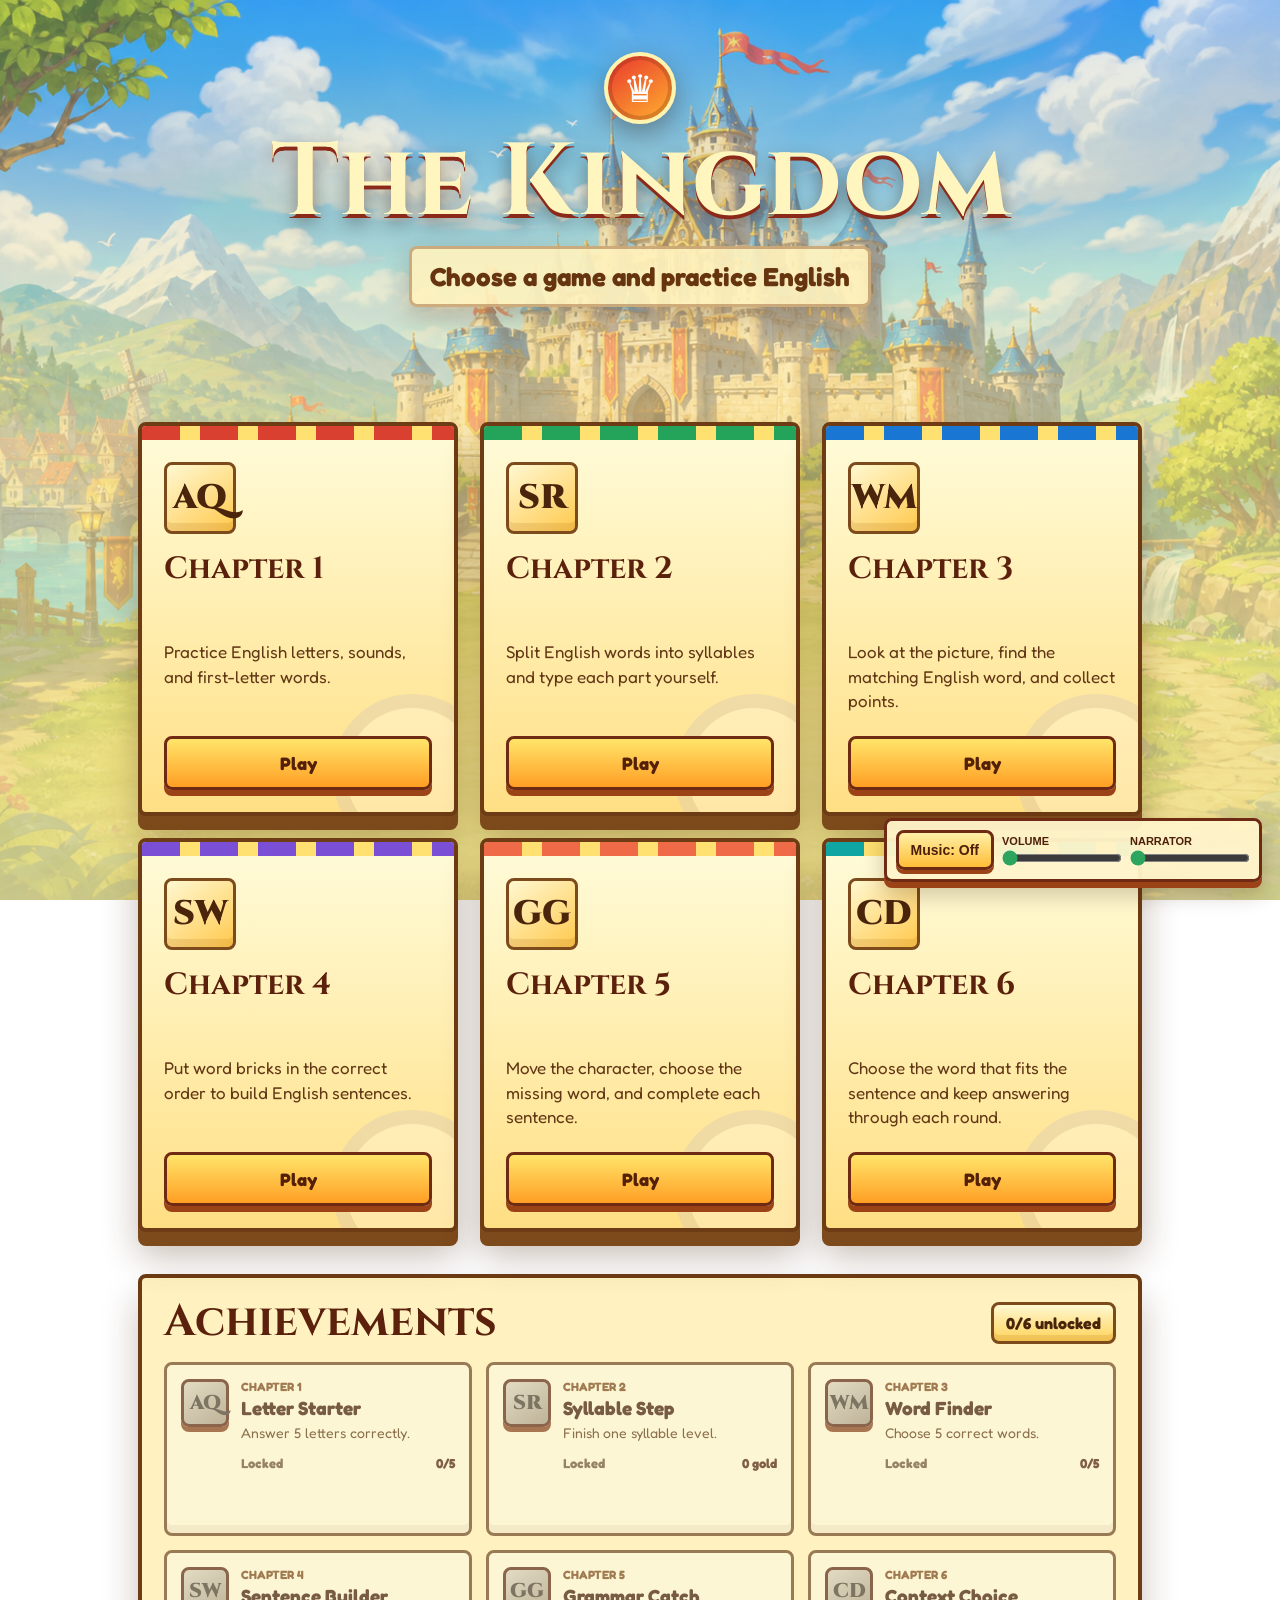
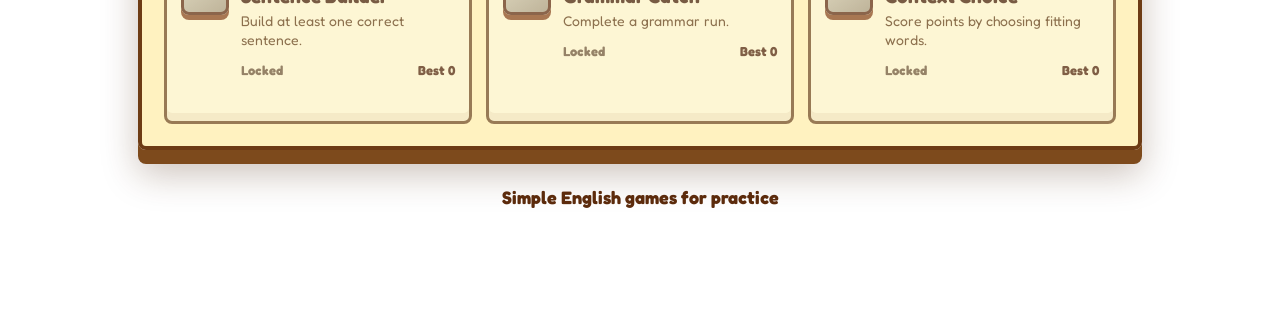
<file: index.html>
<!DOCTYPE html>
<html lang="en">

<head>
  <meta charset="UTF-8">
  <meta name="viewport" content="width=device-width, initial-scale=1.0">

  <title>The Kingdom</title>

  <link href="https://fonts.googleapis.com/css2?family=Cinzel:wght@700;800;900&family=Fredoka:wght@400;600;700&display=swap" rel="stylesheet">

  <style>

    *{
      margin:0;
      padding:0;
      box-sizing:border-box;
    }

    :root{
      --ink:#2f1809;
      --parchment:#fff2bd;
      --gold:#ffd35a;
      --ruby:#d94030;
      --sapphire:#1976d2;
      --emerald:#24a35a;
      --violet:#7b4ed6;
      --shadow:rgba(55,26,8,0.35);
    }

    body{
      font-family:'Fredoka', sans-serif;
      min-height:100vh;
      background:
        linear-gradient(180deg,rgba(21,82,154,0.12),rgba(255,197,64,0.28) 48%,rgba(45,117,46,0.22)),
        url('assets/images/kingdom-hero.png');
      background-size:cover;
      background-position:center top;
      background-attachment:fixed;
      color:var(--ink);
      padding:36px;
      overflow-x:hidden;
    }

    body::before{
      content:"";
      position:fixed;
      inset:0;
      pointer-events:none;
      background:linear-gradient(180deg,rgba(255,255,255,0.2),rgba(255,245,190,0.52) 62%,rgba(255,238,168,0.76));
      z-index:-1;
    }

    .kingdom-shell{
      width:min(1280px,100%);
      margin:0 auto;
      padding-bottom:86px;
    }

    .hero{
      min-height:42vh;
      display:flex;
      flex-direction:column;
      align-items:center;
      justify-content:flex-start;
      text-align:center;
      padding-top:16px;
    }

    .crest{
      display:inline-flex;
      align-items:center;
      justify-content:center;
      width:72px;
      height:72px;
      margin-bottom:12px;
      border:4px solid #fff3b0;
      border-radius:50%;
      background:linear-gradient(145deg,#e9372e,#ffb22e);
      color:white;
      font-size:38px;
      box-shadow:0 10px 24px var(--shadow), inset 0 0 0 4px rgba(93,22,10,0.22);
    }

    h1{
      font-family:'Cinzel', serif;
      text-align:center;
      font-size:clamp(48px,8vw,112px);
      line-height:0.92;
      margin-bottom:16px;
      color:#fff5bf;
      text-shadow:
        0 4px 0 #8b2a18,
        0 8px 18px rgba(41,16,4,0.42);
    }

    .subtitle{
      max-width:720px;
      margin:0 auto 24px;
      padding:12px 18px;
      border:3px solid rgba(130,61,18,0.38);
      border-radius:8px;
      background:rgba(255,242,189,0.9);
      color:#663510;
      font-size:clamp(18px,2.4vw,26px);
      font-weight:700;
      box-shadow:0 10px 24px rgba(75,38,9,0.22);
    }

    .games-container{
      display:grid;
      grid-template-columns:repeat(3,minmax(250px,320px));
      gap:22px;
      align-items:stretch;
      justify-content:center;
      width:100%;
      max-width:1004px;
      margin:8px auto 0;
    }

    .game-card{
      --banner:var(--ruby);
      min-height:310px;
      display:flex;
      flex-direction:column;
      position:relative;
      overflow:hidden;
      padding:22px;
      border:4px solid #6d3b14;
      border-radius:8px;
      background:
        linear-gradient(180deg,rgba(255,252,219,0.96),rgba(255,222,129,0.94)),
        var(--parchment);
      box-shadow:0 14px 0 #7d4a1c, 0 24px 36px rgba(71,36,10,0.3);
      transition:transform 0.25s ease, box-shadow 0.25s ease;
    }

    .game-card::before{
      content:"";
      position:absolute;
      top:0;
      left:0;
      right:0;
      height:14px;
      background:repeating-linear-gradient(90deg,var(--banner) 0 38px,#ffe171 38px 58px);
    }

    .game-card::after{
      content:"";
      position:absolute;
      right:-38px;
      bottom:-42px;
      width:132px;
      height:132px;
      border-radius:50%;
      background:rgba(255,255,255,0.28);
      border:14px solid rgba(109,59,20,0.1);
    }

    .game-card:hover{
      transform:translateY(-8px);
      box-shadow:0 18px 0 #7d4a1c, 0 32px 42px rgba(71,36,10,0.34);
    }

    .game-card:nth-child(2){
      --banner:var(--emerald);
    }

    .game-card:nth-child(3){
      --banner:var(--sapphire);
    }

    .game-card:nth-child(4){
      --banner:var(--violet);
    }

    .game-card:nth-child(5){
      --banner:#ef6b48;
    }

    .game-card:nth-child(6){
      --banner:#0ea5a3;
    }

    .game-icon{
      width:72px;
      height:72px;
      display:flex;
      align-items:center;
      justify-content:center;
      margin:14px 0 18px;
      border:3px solid #7d4a1c;
      border-radius:8px;
      background:linear-gradient(145deg,#fff8d1,#ffc94d);
      color:#4a240b;
      font-family:'Cinzel', serif;
      font-size:34px;
      font-weight:900;
      box-shadow:inset 0 -8px 0 rgba(154,85,20,0.14);
    }

    .game-card h2{
      position:relative;
      z-index:1;
      min-height:76px;
      font-family:'Cinzel', serif;
      font-size:clamp(23px,2.4vw,31px);
      line-height:1.12;
      margin-bottom:12px;
      color:#5b210c;
    }

    .game-card p{
      position:relative;
      z-index:1;
      flex:1;
      font-size:17px;
      line-height:1.45;
      color:#613715;
      margin-bottom:22px;
    }

    .play-btn{
      position:relative;
      z-index:1;
      display:inline-flex;
      align-items:center;
      justify-content:center;
      min-height:50px;
      padding:13px 22px;
      border:3px solid #6f2a14;
      border-radius:8px;
      background:linear-gradient(180deg,#ffe56a,#ff9f24);
      color:#542008;
      text-decoration:none;
      font-size:18px;
      font-weight:800;
      transition:0.2s ease;
      box-shadow:0 6px 0 #9b4317;
    }

    .play-btn:hover{
      transform:translateY(-3px);
      background:linear-gradient(180deg,#fff083,#ffb43c);
      box-shadow:0 9px 0 #9b4317;
    }

    .achievements-section{
      width:100%;
      max-width:1004px;
      margin:42px auto 0;
      padding:22px;
      border:4px solid #6d3b14;
      border-radius:8px;
      background:rgba(255,242,189,0.94);
      box-shadow:0 14px 0 #7d4a1c, 0 24px 36px rgba(71,36,10,0.28);
    }

    .section-heading{
      display:flex;
      align-items:flex-end;
      justify-content:space-between;
      gap:14px;
      margin-bottom:18px;
    }

    .section-heading h2{
      font-family:'Cinzel', serif;
      font-size:clamp(28px,4vw,44px);
      line-height:1;
      color:#5b210c;
    }

    .achievement-summary{
      padding:8px 12px;
      border:3px solid #7d4a1c;
      border-radius:8px;
      background:linear-gradient(180deg,#fff8d1,#ffd35a);
      color:#4a240b;
      font-weight:900;
      white-space:nowrap;
      box-shadow:inset 0 -6px 0 rgba(154,85,20,0.14);
    }

    .achievement-grid{
      display:grid;
      grid-template-columns:repeat(3,minmax(0,1fr));
      gap:14px;
    }

    .achievement-card{
      min-height:174px;
      display:grid;
      grid-template-columns:auto 1fr;
      gap:12px;
      padding:14px;
      border:3px solid #7d4a1c;
      border-radius:8px;
      background:#fff7d0;
      color:#5b210c;
      box-shadow:inset 0 -8px 0 rgba(154,85,20,0.1);
    }

    .achievement-card.is-locked{
      filter:saturate(0.72);
      opacity:0.72;
    }

    .achievement-badge{
      width:48px;
      height:48px;
      display:flex;
      align-items:center;
      justify-content:center;
      border:3px solid #6f2a14;
      border-radius:8px;
      background:linear-gradient(145deg,#ffe56a,#ff9f24);
      color:#4a240b;
      font-family:'Cinzel', serif;
      font-size:20px;
      font-weight:900;
      box-shadow:0 5px 0 #9b4317;
    }

    .achievement-card.is-locked .achievement-badge{
      background:linear-gradient(145deg,#d9d2bd,#a99b83);
      color:#4d4438;
    }

    .achievement-content{
      min-width:0;
    }

    .achievement-chapter{
      display:block;
      margin-bottom:4px;
      color:#8c4a17;
      font-size:12px;
      font-weight:900;
      text-transform:uppercase;
    }

    .achievement-content h3{
      margin-bottom:6px;
      font-size:19px;
      line-height:1.08;
      color:#4f1e0b;
    }

    .achievement-content p{
      margin-bottom:12px;
      color:#6b3b14;
      font-size:14px;
      line-height:1.35;
    }

    .achievement-meta{
      display:flex;
      align-items:center;
      justify-content:space-between;
      gap:8px;
      font-size:13px;
      font-weight:900;
    }

    .achievement-state{
      color:#167a3d;
    }

    .achievement-card.is-locked .achievement-state{
      color:#74553b;
    }

    .footer{
      text-align:center;
      margin-top:36px;
      color:#5c2b0c;
      font-size:18px;
      font-weight:700;
      text-shadow:0 1px 0 rgba(255,255,255,0.6);
    }

    @media(max-width:980px){
      .games-container{
        grid-template-columns:repeat(2,minmax(250px,320px));
        max-width:662px;
      }
    }

    @media(max-width:768px){
      body{
        padding:20px;
        background-position:center top;
        background-attachment:scroll;
      }

      .hero{
        min-height:auto;
        padding-top:8px;
        margin-bottom:18px;
      }

      .crest{
        width:58px;
        height:58px;
        font-size:30px;
      }

      .games-container{
        grid-template-columns:1fr;
        max-width:420px;
      }

      .achievements-section{
        max-width:420px;
        padding:16px;
      }

      .section-heading{
        align-items:flex-start;
        flex-direction:column;
      }

      .achievement-grid{
        grid-template-columns:1fr;
      }

      .game-card{
        min-height:auto;
        padding:18px;
      }

      .game-card h2{
        min-height:auto;
        font-size:26px;
      }

      .game-card p{
        font-size:16px;
        margin-bottom:16px;
      }

    }

  </style>

</head>

<body>

  <main class="kingdom-shell">
    <section class="hero">
      <div class="crest">♛</div>
      <h1>The Kingdom</h1>

      <div class="subtitle">
        Choose a game and practice English
      </div>
    </section>

    <section class="games-container" aria-label="English learning games">

    <!-- GAME 1 -->

    <div class="game-card">

      <div class="game-icon">AQ</div>

      <h2>Chapter 1</h2>

      <p>
        Practice English letters, sounds, and first-letter words.
      </p>

      <a class="play-btn"
         href="games/alphabet-quest/index.html">

         Play

      </a>

    </div>

    <!-- GAME 2 -->

    <div class="game-card">

      <div class="game-icon">SR</div>

      <h2>Chapter 2</h2>

      <p>
        Split English words into syllables and type each part yourself.
      </p>

      <a class="play-btn"
         href="games/syllable-runner/index.html">

         Play

      </a>

    </div>

    <!-- GAME 3 -->

    <div class="game-card">

      <div class="game-icon">WM</div>

      <h2>Chapter 3</h2>

      <p>
        Look at the picture, find the matching English word, and collect points.
      </p>

      <a class="play-btn"
         href="games/Word-miner/block-mine-portal.html">

         Play

      </a>

    </div>

    <!-- GAME 4 -->

    <div class="game-card">

      <div class="game-icon">SW</div>

      <h2>Chapter 4</h2>

      <p>
        Put word bricks in the correct order to build English sentences.
      </p>

      <a class="play-btn"
         href="games/sentence-wall-builder/index.html">

         Play

      </a>

    </div>

    <!-- GAME 5 -->

    <div class="game-card">

      <div class="game-icon">GG</div>

      <h2>Chapter 5</h2>

      <p>
        Move the character, choose the missing word, and complete each sentence.
      </p>

      <a class="play-btn"
         href="games/grammar-galaxy/index.html">

         Play

      </a>

    </div>

    <!-- GAME 6 -->

    <div class="game-card">

      <div class="game-icon">CD</div>

      <h2>Chapter 6</h2>

      <p>
        Choose the word that fits the sentence and keep answering through each round.
      </p>

      <a class="play-btn"
         href="games/castle-context-quest/index.html">

         Play

      </a>

    </div>

    </section>

    <section class="achievements-section" aria-labelledby="achievementsTitle">
      <div class="section-heading">
        <h2 id="achievementsTitle">Achievements</h2>
        <div class="achievement-summary" id="achievementSummary">0/6 unlocked</div>
      </div>
      <div class="achievement-grid" id="achievementGrid"></div>
    </section>

    <div class="footer">
      Simple English games for practice
    </div>
  </main>

  <script src="assets/js/kingdom-music.js" data-music-src="assets/sounds/tunetank-medieval-happy-music-412790.mp3"></script>
  <script>
    (() => {
      const grid = document.getElementById("achievementGrid");
      const summary = document.getElementById("achievementSummary");
      if (!grid || !summary) return;

      function readNumber(key, fallback = 0) {
        const value = Number(localStorage.getItem(key));
        return Number.isFinite(value) ? value : fallback;
      }

      function readJson(key, fallback) {
        try {
          const parsed = JSON.parse(localStorage.getItem(key) || "null");
          return parsed ?? fallback;
        } catch (error) {
          return fallback;
        }
      }

      function clampProgress(value, max) {
        return Math.max(0, Math.min(max, Number(value) || 0));
      }

      function grammarStats() {
        const records = readJson("royalGrammarMessengerRecords", []);
        if (!Array.isArray(records)) return { best: 0, words: 0 };
        return records.reduce((stats, record) => {
          const words = Number(String(record.progress || "").match(/\d+/)?.[0] || 0);
          return {
            best: Math.max(stats.best, Number(record.score) || 0),
            words: Math.max(stats.words, words)
          };
        }, { best: 0, words: 0 });
      }

      function wordMinerProgress() {
        return readJson("wmqProgress", { words: 0, bestScore: 0, wins: 0 });
      }

      const alphabet = readJson("alphabetQuestProgressV1", { correct: 0, bestScore: 0, bestStreak: 0 });
      const syllableHighest = readNumber("csrHighestLevel", 1);
      const syllableCredits = readNumber("csrCredits", 0);
      const miner = wordMinerProgress();
      const sentenceBest = readNumber("sentence-wall-builder-best-v1", 0);
      const grammar = grammarStats();
      const chapterSixBest = readNumber("castleContextQuestBest", 0);

      const achievements = [
        {
          icon: "AQ",
          chapter: "Chapter 1",
          title: "Letter Starter",
          goal: "Answer 5 letters correctly.",
          current: `${clampProgress(alphabet.correct, 5)}/5`,
          unlocked: (Number(alphabet.correct) || 0) >= 5
        },
        {
          icon: "SR",
          chapter: "Chapter 2",
          title: "Syllable Step",
          goal: "Finish one syllable level.",
          current: syllableHighest > 1 ? `Level ${Math.min(syllableHighest, 4)} unlocked` : `${syllableCredits} gold`,
          unlocked: syllableHighest > 1 || syllableCredits > 0
        },
        {
          icon: "WM",
          chapter: "Chapter 3",
          title: "Word Finder",
          goal: "Choose 5 correct words.",
          current: `${clampProgress(miner.words, 5)}/5`,
          unlocked: (Number(miner.words) || 0) >= 5 || (Number(miner.wins) || 0) > 0
        },
        {
          icon: "SW",
          chapter: "Chapter 4",
          title: "Sentence Builder",
          goal: "Build at least one correct sentence.",
          current: `Best ${sentenceBest}`,
          unlocked: sentenceBest > 0
        },
        {
          icon: "GG",
          chapter: "Chapter 5",
          title: "Grammar Catch",
          goal: "Complete a grammar run.",
          current: grammar.words ? `${grammar.words} sentences` : `Best ${grammar.best}`,
          unlocked: grammar.best > 0 || grammar.words > 0
        },
        {
          icon: "CD",
          chapter: "Chapter 6",
          title: "Context Choice",
          goal: "Score points by choosing fitting words.",
          current: `Best ${chapterSixBest}`,
          unlocked: chapterSixBest > 0
        }
      ];

      const unlockedCount = achievements.filter((achievement) => achievement.unlocked).length;
      summary.textContent = `${unlockedCount}/${achievements.length} unlocked`;
      grid.innerHTML = achievements.map((achievement) => `
        <article class="achievement-card ${achievement.unlocked ? "is-unlocked" : "is-locked"}">
          <div class="achievement-badge">${achievement.icon}</div>
          <div class="achievement-content">
            <span class="achievement-chapter">${achievement.chapter}</span>
            <h3>${achievement.title}</h3>
            <p>${achievement.goal}</p>
            <div class="achievement-meta">
              <span class="achievement-state">${achievement.unlocked ? "Unlocked" : "Locked"}</span>
              <span>${achievement.current}</span>
            </div>
          </div>
        </article>
      `).join("");
    })();
  </script>

</body>
</html>
</file>
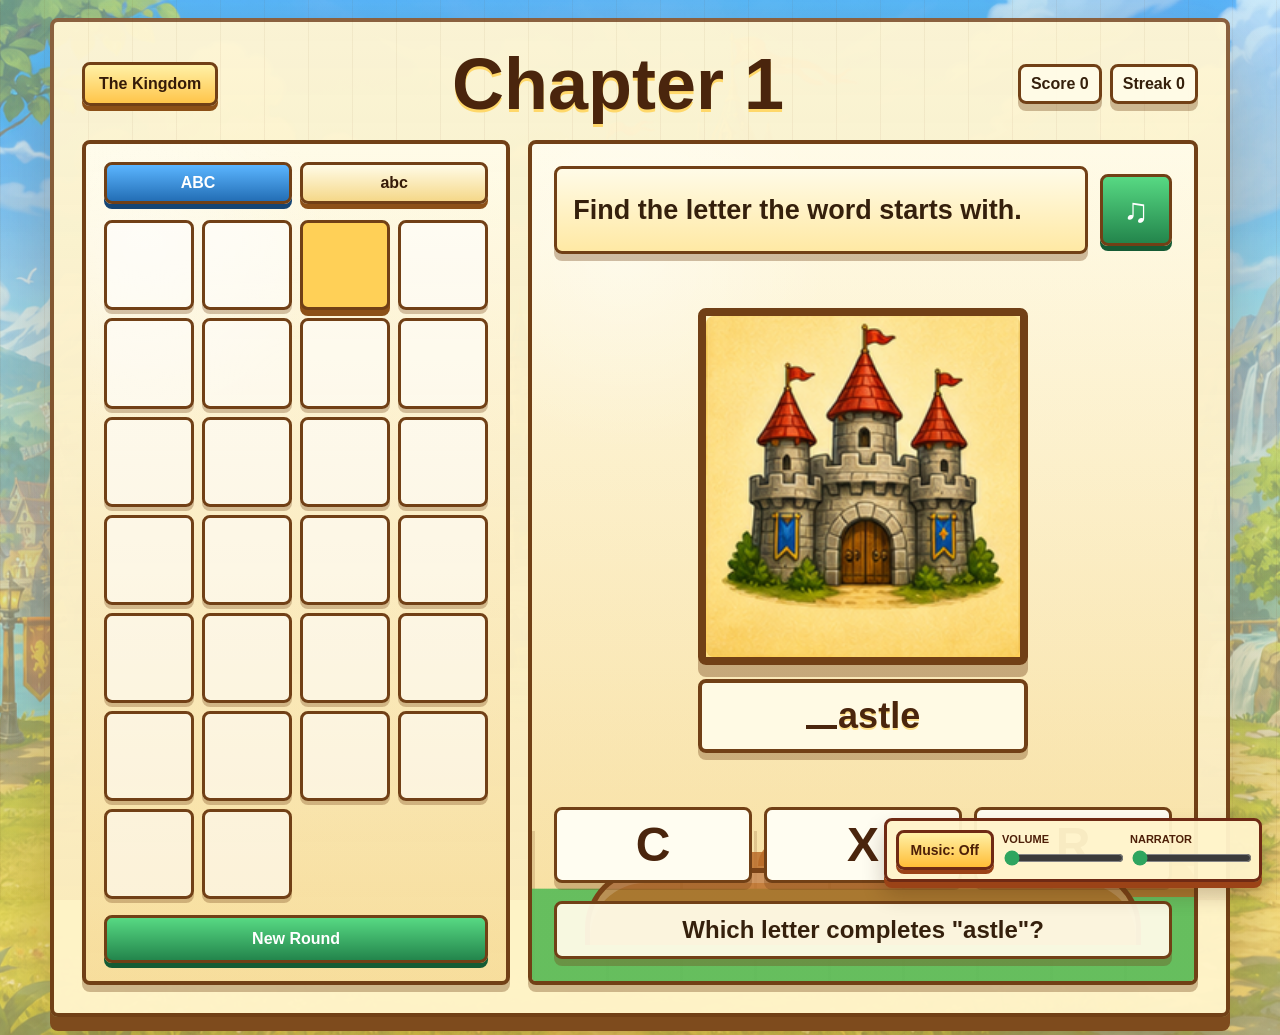
<file: games/alphabet-quest/index.html>
<!DOCTYPE html>
<html lang="en">
<head>
  <meta charset="UTF-8">
  <meta name="viewport" content="width=1180">
  <title>Chapter 1</title>
  <style>
    * {
      box-sizing: border-box;
    }

    :root {
      --ink: #192238;
      --paper: #fff8e8;
      --sky: #8fd3ff;
      --grass: #43b46b;
      --sun: #ffd45c;
      --coral: #ff6f61;
      --blue: #276ef1;
      --violet: #7b61ff;
      --shadow: rgba(25, 34, 56, 0.2);
    }

    body {
      margin: 0;
      min-height: 100vh;
      font-family: "Trebuchet MS", Arial, sans-serif;
      color: var(--ink);
      background:
        linear-gradient(180deg, rgba(143, 211, 255, 0.92), rgba(255, 248, 232, 0.92) 58%, rgba(67, 180, 107, 0.28)),
        radial-gradient(circle at 18% 18%, #fff7a6 0 76px, transparent 77px),
        linear-gradient(135deg, #dff5ff, #fff7da);
      overflow-x: hidden;
    }

    .app {
      width: min(1120px, calc(100% - 32px));
      min-height: 100vh;
      margin: 0 auto;
      padding: 24px 0 32px;
      display: grid;
      grid-template-rows: auto 1fr;
      gap: 18px;
    }

    header {
      display: grid;
      grid-template-columns: auto 1fr auto;
      gap: 16px;
      align-items: center;
    }

    .back-link,
    .icon-btn,
    .answer-btn,
    .primary-btn,
    .mode-btn {
      border: 0;
      border-radius: 8px;
      font: inherit;
      font-weight: 800;
      cursor: pointer;
      transition: transform 0.18s ease, box-shadow 0.18s ease, background 0.18s ease;
    }

    .back-link {
      display: inline-flex;
      align-items: center;
      justify-content: center;
      min-height: 44px;
      padding: 10px 14px;
      color: #ffffff;
      background: #23304f;
      text-decoration: none;
      box-shadow: 0 5px 0 #121a2f;
    }

    h1 {
      margin: 0;
      font-size: clamp(34px, 6vw, 72px);
      line-height: 0.95;
      text-align: center;
      letter-spacing: 0;
    }

    .scorebar {
      display: flex;
      gap: 8px;
      justify-content: flex-end;
      flex-wrap: wrap;
      font-weight: 900;
    }

    .score-pill {
      min-width: 82px;
      padding: 8px 10px;
      border: 3px solid #23304f;
      border-radius: 8px;
      background: #ffffff;
      text-align: center;
      box-shadow: 0 4px 0 rgba(18, 26, 47, 0.18);
    }

    main {
      display: grid;
      grid-template-columns: minmax(260px, 0.78fr) minmax(320px, 1.22fr);
      gap: 18px;
      align-items: stretch;
    }

    .side-panel,
    .game-panel {
      border: 4px solid #23304f;
      border-radius: 8px;
      background: rgba(255, 248, 232, 0.94);
      box-shadow: 0 10px 0 rgba(35, 48, 79, 0.2), 0 20px 42px var(--shadow);
    }

    .side-panel {
      padding: 18px;
      display: flex;
      flex-direction: column;
      gap: 16px;
    }

    .mode-row {
      display: grid;
      grid-template-columns: 1fr 1fr;
      gap: 8px;
    }

    .mode-btn {
      min-height: 42px;
      color: #23304f;
      background: #e9f5ff;
      border: 3px solid #23304f;
      box-shadow: 0 4px 0 rgba(35, 48, 79, 0.2);
    }

    .mode-btn.is-active {
      color: #ffffff;
      background: var(--blue);
    }

    .alphabet-grid {
      display: grid;
      grid-template-columns: repeat(4, 1fr);
      gap: 8px;
    }

    .letter-tile {
      position: relative;
      aspect-ratio: 1;
      border: 3px solid #23304f;
      border-radius: 8px;
      background: #ffffff;
      color: #23304f;
      font-size: clamp(20px, 4vw, 28px);
      font-weight: 900;
      box-shadow: 0 4px 0 rgba(35, 48, 79, 0.18);
    }

    .letter-tile.is-mastered {
      background: #39f06c;
      color: #083b1d;
      box-shadow: 0 4px 0 rgba(8, 59, 29, 0.32);
    }

    .letter-tile.is-locked {
      background: rgba(255, 255, 255, 0.58);
      color: transparent;
    }

    .letter-tile.is-mastered::after {
      content: "✓";
      position: absolute;
      right: 4px;
      bottom: 1px;
      font-size: 0.55em;
      line-height: 1;
      color: #083b1d;
      text-shadow: 0 1px 0 rgba(255, 255, 255, 0.6);
    }

    .letter-tile.is-current:not(.is-locked) {
      background: var(--sun);
      transform: translateY(-2px);
    }

    .game-panel {
      position: relative;
      min-height: 620px;
      overflow: hidden;
      padding: 22px;
      display: grid;
      grid-template-rows: auto 1fr auto;
      gap: 18px;
    }

    .skyline {
      position: absolute;
      inset: auto 0 0;
      height: 142px;
      background:
        linear-gradient(180deg, transparent 0 40%, rgba(67, 180, 107, 0.95) 41%),
        repeating-linear-gradient(90deg, transparent 0 70px, rgba(35, 48, 79, 0.08) 70px 72px);
      pointer-events: none;
    }

    .prompt-row {
      position: relative;
      z-index: 1;
      display: grid;
      grid-template-columns: 1fr auto;
      gap: 12px;
      align-items: center;
    }

    .prompt {
      min-height: 88px;
      padding: 14px 16px;
      border: 3px solid #23304f;
      border-radius: 8px;
      background: #ffffff;
      font-size: clamp(18px, 3vw, 28px);
      font-weight: 900;
      display: flex;
      align-items: center;
    }

    .icon-btn {
      width: 72px;
      height: 72px;
      border: 3px solid #23304f;
      background: var(--sun);
      color: #23304f;
      font-size: 34px;
      line-height: 1;
      box-shadow: 0 6px 0 rgba(35, 48, 79, 0.24);
    }

    .stage {
      position: relative;
      z-index: 1;
      display: flex;
      flex-direction: column;
      align-items: center;
      justify-content: center;
      gap: 14px;
      min-height: 280px;
    }

    .big-letter {
      width: min(330px, 74vw);
      aspect-ratio: 1;
      border: 8px solid #23304f;
      border-radius: 8px;
      background:
        linear-gradient(145deg, rgba(255, 255, 255, 0.95), rgba(255, 212, 92, 0.72)),
        var(--sun);
      display: grid;
      place-items: center;
      box-shadow: 0 14px 0 rgba(35, 48, 79, 0.24);
      user-select: none;
    }

    .big-letter .alphabet-picture {
      width: 100%;
      height: 100%;
      display: block;
      margin: auto;
      border: 0;
      border-radius: 8px;
      box-shadow: none;
      object-fit: contain;
    }

    .word-card {
      position: relative;
      z-index: 1;
      width: min(330px, 74vw);
      padding: 12px 16px;
      border: 4px solid #23304f;
      border-radius: 8px;
      background: #ffffff;
      box-shadow: 0 8px 0 rgba(35, 48, 79, 0.2);
      text-align: center;
    }

    .word-card .word {
      font-size: clamp(24px, 4vw, 36px);
      font-weight: 900;
      color: #23304f;
    }

    .missing-letter {
      display: inline-flex;
      width: 0.85em;
      height: 0.85em;
      margin-right: 0.04em;
      border-bottom: 0.12em solid currentColor;
      vertical-align: -0.02em;
    }

    .answers {
      position: relative;
      z-index: 1;
      display: grid;
      grid-template-columns: repeat(3, 1fr);
      gap: 12px;
    }

    .answer-btn {
      min-height: 76px;
      border: 4px solid #23304f;
      background: #ffffff;
      color: #23304f;
      font-size: clamp(28px, 5vw, 48px);
      box-shadow: 0 7px 0 rgba(35, 48, 79, 0.25);
    }

    .answer-btn:hover,
    .icon-btn:hover,
    .mode-btn:hover,
    .primary-btn:hover,
    .back-link:hover {
      transform: translateY(-2px);
    }

    .answer-btn.is-correct {
      background: #92f2a6;
    }

    .answer-btn.is-wrong {
      background: #ffaca5;
    }

    .feedback {
      position: relative;
      z-index: 1;
      min-height: 54px;
      padding: 12px 14px;
      border: 3px solid #23304f;
      border-radius: 8px;
      background: #ffffff;
      font-size: clamp(18px, 3vw, 24px);
      font-weight: 900;
      text-align: center;
    }

    .primary-btn {
      min-height: 48px;
      border: 3px solid #23304f;
      background: var(--coral);
      color: #ffffff;
      box-shadow: 0 5px 0 #a93c34;
    }

    @media (max-width: 840px) {
      header,
      main {
        grid-template-columns: 1fr;
      }

      .scorebar {
        justify-content: center;
      }

      .alphabet-grid {
        grid-template-columns: repeat(7, 1fr);
      }

      .game-panel {
        min-height: 600px;
      }
    }

    @media (max-width: 560px) {
      .app {
        width: min(100% - 20px, 1120px);
        padding-top: 12px;
      }

      .alphabet-grid {
        grid-template-columns: repeat(5, 1fr);
      }

      .prompt-row,
      .answers {
        grid-template-columns: 1fr;
      }

      .icon-btn {
        width: 100%;
        height: 56px;
      }

      .word-card {
        width: min(100%, 280px);
      }

      .stage {
        justify-content: center;
      }
    }

    /* The Kingdom visual pass */
    :root {
      --ink: #35200c;
      --paper: #fff4ca;
      --paper-light: #fffbe7;
      --wood: #714016;
      --wood-dark: #46220c;
      --gold: #ffd057;
      --gold-dark: #b66a11;
      --red: #d94635;
      --green: #2ea55f;
      --blue: #2b7fc2;
      --shadow: rgba(58, 30, 8, 0.28);
    }

    body {
      padding: 18px;
      color: var(--ink);
      background:
        linear-gradient(180deg, rgba(121, 205, 255, 0.42), rgba(255, 230, 138, 0.55)),
        url("../../assets/images/kingdom-hero.png");
      background-size: cover;
      background-position: center top;
    }

    .app {
      width: min(1180px, 100%);
      min-height: calc(100vh - 36px);
      padding: clamp(14px, 2.4vw, 28px);
      border: 4px solid var(--wood);
      border-radius: 8px;
      background: rgba(255, 244, 202, 0.97);
      box-shadow: 0 14px 0 #7e4b1d, 0 24px 70px var(--shadow);
      gap: 18px;
    }

    .app::before {
      content: "";
      position: fixed;
      inset: 0;
      pointer-events: none;
      background:
        linear-gradient(90deg, rgba(113, 64, 22, 0.06) 1px, transparent 1px),
        linear-gradient(180deg, rgba(255, 255, 255, 0.18), rgba(176, 99, 28, 0.05));
      background-size: 44px 44px, auto;
    }

    header {
      position: relative;
      z-index: 1;
      padding-bottom: 4px;
    }

    h1 {
      color: #4a250d;
      text-shadow: 0 3px 0 #ffd86a;
    }

    .back-link,
    .mode-btn,
    .icon-btn,
    .answer-btn,
    .primary-btn {
      border: 3px solid var(--wood);
      border-radius: 8px;
      color: #351a08;
      background: linear-gradient(180deg, #fff1a7, #ffc54a);
      box-shadow: 0 5px 0 #8c5017;
    }

    .back-link {
      color: #351a08;
      text-decoration: none;
    }

    .score-pill,
    .side-panel,
    .game-panel,
    .prompt,
    .word-card,
    .feedback {
      border-color: var(--wood);
      color: var(--ink);
      background: rgba(255, 251, 231, 0.95);
      box-shadow: 0 7px 0 rgba(113, 64, 22, 0.34);
    }

    .side-panel,
    .game-panel {
      position: relative;
      overflow: hidden;
      background:
        linear-gradient(180deg, rgba(255, 251, 231, 0.96), rgba(255, 232, 164, 0.9)),
        var(--paper);
    }

    .side-panel::before,
    .game-panel::before {
      content: "";
      position: absolute;
      inset: 0;
      pointer-events: none;
      background:
        radial-gradient(circle at 14% 12%, rgba(255, 255, 255, 0.4), transparent 22%),
        linear-gradient(180deg, rgba(255, 255, 255, 0.08), rgba(154, 85, 20, 0.08));
    }

    .side-panel > *,
    .game-panel > * {
      position: relative;
      z-index: 1;
    }

    .game-panel > .skyline {
      position: absolute;
      z-index: 0;
    }

    .mode-btn {
      background: linear-gradient(180deg, #fffbe6, #f5d889);
    }

    .mode-btn.is-active {
      color: white;
      background: linear-gradient(180deg, #5bb5ff, #236eb5);
      box-shadow: 0 5px 0 #154574;
    }

    .letter-tile {
      border-color: var(--wood);
      color: #4a250d;
      background: #fffdf1;
      box-shadow: 0 4px 0 rgba(113, 64, 22, 0.3);
    }

    .letter-tile.is-mastered {
      background: #dff8df;
    }

    .letter-tile.is-current {
      background: var(--gold);
      box-shadow: 0 6px 0 #8c5017;
    }

    .prompt {
      background: linear-gradient(180deg, #fffbe7, #ffe9a4);
      font-size: clamp(18px, 2.8vw, 27px);
    }

    .icon-btn,
    .primary-btn {
      background: linear-gradient(180deg, #57d983, #23854c);
      color: white;
      box-shadow: 0 5px 0 #155b34;
    }

    .big-letter {
      border-color: var(--wood);
      background:
        radial-gradient(circle at 70% 22%, rgba(255, 255, 255, 0.5), transparent 20%),
        linear-gradient(145deg, #fff7c4, #ffd057);
      box-shadow: 0 12px 0 rgba(113, 64, 22, 0.38);
    }

    .word-card .word {
      color: #4a250d;
      text-shadow: 0 2px 0 #ffe18a;
    }

    .answer-btn {
      color: #4a250d;
      background: #fffdf1;
      box-shadow: 0 7px 0 rgba(113, 64, 22, 0.3);
    }

    .answer-btn.is-correct {
      background: #dff8df;
    }

    .answer-btn.is-wrong {
      background: #ffd8d3;
    }

    .skyline {
      height: 150px;
      background:
        linear-gradient(180deg, transparent 0 38%, rgba(93, 188, 90, 0.94) 39%),
        repeating-linear-gradient(90deg, rgba(113, 64, 22, 0.18) 0 3px, transparent 3px 74px);
    }

    .skyline::before {
      content: "";
      position: absolute;
      left: 8%;
      right: 8%;
      bottom: 36px;
      height: 72px;
      border: 5px solid #7a4317;
      border-bottom: 0;
      border-radius: 60px 60px 0 0;
      background: rgba(185, 106, 38, 0.82);
      box-shadow:
        74px -32px 0 -16px rgba(185, 106, 38, 0.82),
        148px -54px 0 -25px rgba(185, 106, 38, 0.82),
        inset 0 10px rgba(255, 255, 255, 0.18);
    }

    @media (max-width: 560px) {
      body {
        padding: 10px;
      }

      .app {
        width: 100%;
        min-height: calc(100vh - 20px);
        padding-bottom: 78px;
      }

      h1 {
        font-size: clamp(34px, 14vw, 54px);
      }

      .game-panel {
        min-height: auto;
        padding: 14px;
      }

      .big-letter {
        width: min(260px, 72vw);
      }

      .answer-btn {
        min-height: 58px;
      }
    }
  </style>
</head>
<body>
  <div class="app">
    <header>
      <a class="back-link" href="../../index.html">The Kingdom</a>
      <h1>Chapter 1</h1>
      <div class="scorebar" aria-label="Game score">
        <div class="score-pill">Score <span id="score">0</span></div>
        <div class="score-pill">Streak <span id="streak">0</span></div>
      </div>
    </header>

    <main>
      <aside class="side-panel" aria-label="Alphabet progress">
        <div class="mode-row">
          <button class="mode-btn is-active" id="upperMode" type="button">ABC</button>
          <button class="mode-btn" id="lowerMode" type="button">abc</button>
        </div>
        <div class="alphabet-grid" id="alphabetGrid"></div>
        <button class="primary-btn" id="resetBtn" type="button">New Round</button>
      </aside>

      <section class="game-panel" aria-label="Alphabet game">
        <div class="prompt-row">
          <div class="prompt" id="prompt">Find the letter the word starts with.</div>
          <button class="icon-btn" id="soundBtn" type="button" title="Hear the letter" aria-label="Hear the letter">♫</button>
        </div>

        <div class="stage">
          <div class="big-letter" id="bigLetter" aria-hidden="true"></div>
          <div class="word-card">
            <div class="word" id="word">Apple</div>
          </div>
        </div>

        <div class="answers" id="answers"></div>
        <div class="feedback" id="feedback">Listen, look, and choose.</div>
        <div class="skyline"></div>
      </section>
    </main>
  </div>

  <script>
    const alphabet = [
      { letter: "A", word: "apple" },
      { letter: "B", word: "bear" },
      { letter: "C", word: "castle" },
      { letter: "D", word: "dragon" },
      { letter: "E", word: "elf" },
      { letter: "F", word: "fairy" },
      { letter: "G", word: "guard" },
      { letter: "H", word: "hero" },
      { letter: "I", word: "island" },
      { letter: "J", word: "jump" },
      { letter: "K", word: "king" },
      { letter: "L", word: "lake" },
      { letter: "M", word: "magic" },
      { letter: "N", word: "near" },
      { letter: "O", word: "orange" },
      { letter: "P", word: "princess" },
      { letter: "Q", word: "queen" },
      { letter: "R", word: "river" },
      { letter: "S", word: "sword" },
      { letter: "T", word: "tree" },
      { letter: "U", word: "under" },
      { letter: "V", word: "village" },
      { letter: "W", word: "wizard" },
      { letter: "X", word: "xylophone" },
      { letter: "Y", word: "yellow" },
      { letter: "Z", word: "zoo" }
    ];

    const grid = document.getElementById("alphabetGrid");
    const bigLetter = document.getElementById("bigLetter");
    const word = document.getElementById("word");
    const answers = document.getElementById("answers");
    const feedback = document.getElementById("feedback");
    const scoreEl = document.getElementById("score");
    const streakEl = document.getElementById("streak");
    const soundBtn = document.getElementById("soundBtn");
    const resetBtn = document.getElementById("resetBtn");
    const upperMode = document.getElementById("upperMode");
    const lowerMode = document.getElementById("lowerMode");

    let current = alphabet[0];
    let score = 0;
    let streak = 0;
    let lowercaseMode = false;
    const mastered = new Set();
    const progressKey = "alphabetQuestProgressV1";

    function shuffle(items) {
      return [...items].sort(() => Math.random() - 0.5);
    }

    function loadProgress() {
      try {
        const parsed = JSON.parse(localStorage.getItem(progressKey) || "{}");
        return {
          correct: Number(parsed.correct) || 0,
          bestScore: Number(parsed.bestScore) || 0,
          bestStreak: Number(parsed.bestStreak) || 0,
          mastered: Array.isArray(parsed.mastered) ? parsed.mastered : []
        };
      } catch (error) {
        return { correct: 0, bestScore: 0, bestStreak: 0, mastered: [] };
      }
    }

    function saveProgress(addCorrect = false) {
      const previous = loadProgress();
      const learned = new Set([...previous.mastered, ...mastered]);
      localStorage.setItem(progressKey, JSON.stringify({
        correct: previous.correct + (addCorrect ? 1 : 0),
        bestScore: Math.max(previous.bestScore, score),
        bestStreak: Math.max(previous.bestStreak, streak),
        mastered: [...learned].slice(0, alphabet.length)
      }));
    }

    function displayLetter(letter) {
      return lowercaseMode ? letter.toLowerCase() : letter;
    }

    function displayWord(value) {
      return value.charAt(0).toUpperCase() + value.slice(1);
    }

    function clueWord(value) {
      return `<span class="missing-letter" aria-label="missing first letter"></span>${value.slice(1)}`;
    }

    function renderVocabPicture(item) {
      bigLetter.innerHTML = "";
      const image = document.createElement("img");
      image.className = "alphabet-picture";
      image.src = `../../assets/images/vocab/alphabet-crops/${item.word}.png`;
      image.alt = displayWord(item.word);
      image.draggable = false;
      image.addEventListener("error", () => {
        bigLetter.textContent = displayLetter(item.letter);
      }, { once: true });
      bigLetter.appendChild(image);
    }

    function pictureSvg(type) {
      const iconType = String(type).toLowerCase();
      const nudges = {
        bear: "translate(0 3)",
        castle: "translate(0 -2)",
        dragon: "translate(-3 4) scale(.96)",
        fairy: "translate(0 3) scale(.96)",
        guard: "translate(0 -1)",
        hero: "translate(0 2)",
        island: "translate(0 -1)",
        lake: "translate(0 1)",
        magic: "translate(1 0) scale(.96)",
        princess: "translate(0 1)",
        river: "translate(-1 0)",
        sword: "translate(2 0) scale(.96)",
        tree: "translate(0 1)",
        umbrella: "translate(0 3)",
        village: "translate(0 1)",
        wizard: "translate(0 1)",
        xylophone: "translate(0 2)",
        yacht: "translate(0 1)",
        zoo: "translate(0 1)"
      };
      const icons = {
        apple: '<circle cx="96" cy="104" r="52" fill="#e94040"/><circle cx="73" cy="92" r="31" fill="#ff5a55"/><path d="M96 49c9-22 30-25 46-12-12 8-28 12-46 12z" fill="#41a85f"/><path d="M95 57c-4-13 0-24 9-33" stroke="#6b3b19" stroke-width="8" stroke-linecap="round"/>',
        bear: '<circle cx="60" cy="62" r="26" fill="#8b5a35"/><circle cx="132" cy="62" r="26" fill="#8b5a35"/><circle cx="96" cy="103" r="66" fill="#a66b3f"/><circle cx="96" cy="120" r="30" fill="#f2c99c"/><circle cx="74" cy="96" r="7" fill="#192238"/><circle cx="118" cy="96" r="7" fill="#192238"/><path d="M90 112h12l-6 8z" fill="#192238"/><path d="M80 132q16 14 32 0" fill="none" stroke="#192238" stroke-width="6" stroke-linecap="round"/>',
        castle: '<rect x="38" y="80" width="116" height="72" fill="#8497b8"/><rect x="52" y="58" width="24" height="94" fill="#6f82a4"/><rect x="116" y="58" width="24" height="94" fill="#6f82a4"/><path d="M52 58V38h10v12h8V38h10v20M116 58V38h10v12h8V38h10v20M38 80V58h12v12h12V58h12v22" fill="#6f82a4"/><path d="M82 152v-36q14-18 28 0v36z" fill="#52351f"/><rect x="84" y="83" width="24" height="20" fill="#d9f2ff"/>',
        dragon: '<path d="M48 125q18-70 82-62q38 6 37 45q-2 37-50 42H66q-24-1-18-25z" fill="#43b46b"/><path d="M123 62l26-28 6 37" fill="#2e8c51"/><path d="M148 74l27-17-9 33" fill="#2e8c51"/><circle cx="138" cy="91" r="7" fill="#192238"/><path d="M62 117q-29-2-35 27q27-10 55 4" fill="#2e8c51"/><path d="M159 111q20-4 27 11q-17 3-27-11z" fill="#ffcc59"/>',
        elf: '<path d="M46 89l-31-22 33-5M146 89l31-22-33-5" fill="#f2c99c"/><circle cx="96" cy="98" r="53" fill="#ffd5a6"/><path d="M50 78q45-76 92 0z" fill="#2fa36b"/><circle cx="77" cy="98" r="6" fill="#192238"/><circle cx="115" cy="98" r="6" fill="#192238"/><path d="M78 121q18 12 36 0" fill="none" stroke="#192238" stroke-width="6" stroke-linecap="round"/>',
        fairy: '<path d="M82 88C22 40 18 132 78 116M110 88c60-48 64 44 4 28" fill="#b8ecff"/><circle cx="96" cy="78" r="20" fill="#ffd5a6"/><path d="M86 98h20l13 58H73z" fill="#ff82c5"/><path d="M96 22l8 18 19 2-14 13 4 19-17-10-17 10 4-19-14-13 19-2z" fill="#ffd45c"/>',
        guard: '<path d="M96 28l60 22v44c0 40-22 62-60 78-38-16-60-38-60-78V50z" fill="#276ef1"/><path d="M96 43v110" stroke="#ffffff" stroke-width="8"/><path d="M60 89h72" stroke="#ffffff" stroke-width="8"/><circle cx="96" cy="88" r="18" fill="#ffd45c"/>',
        hero: '<path d="M70 86L35 163l61-28 61 28-35-77z" fill="#d9354b"/><circle cx="96" cy="63" r="28" fill="#ffd5a6"/><path d="M64 49q32-35 64 0q-28-8-64 0z" fill="#7a4a2a"/><path d="M72 91h48l18 60H54z" fill="#276ef1"/><path d="M80 112h32" stroke="#ffd45c" stroke-width="8" stroke-linecap="round"/>',
        island: '<path d="M31 138q65-34 130 0q-65 34-130 0z" fill="#f2c56b"/><path d="M94 132q11-59 47-82" stroke="#7a4a2a" stroke-width="10" stroke-linecap="round"/><path d="M137 54q-39-11-58 23q38 5 58-23zM140 54q17 35 55 29q-20-33-55-29z" fill="#43b46b"/><path d="M21 158q31 18 62 0t62 0t42 0" fill="none" stroke="#276ef1" stroke-width="9" stroke-linecap="round"/>',
        jewel: '<path d="M54 54h84l28 42-70 72-70-72z" fill="#61d5ff"/><path d="M54 54l42 114 42-114M26 96h140" stroke="#ffffff" stroke-width="7" opacity=".75"/><path d="M75 54l-21 42M117 54l21 42" stroke="#276ef1" stroke-width="6" opacity=".55"/>',
        king: '<circle cx="96" cy="92" r="46" fill="#ffd5a6"/><path d="M45 67l16-38 27 28 20-35 23 35 26-28 17 38z" fill="#ffd45c"/><circle cx="73" cy="93" r="6" fill="#192238"/><circle cx="119" cy="93" r="6" fill="#192238"/><path d="M76 116q20 14 40 0" fill="none" stroke="#192238" stroke-width="6" stroke-linecap="round"/><rect x="62" y="136" width="68" height="26" rx="12" fill="#7b61ff"/>',
        lake: '<path d="M30 120q33-24 66 0t66 0v40H30z" fill="#61d5ff"/><path d="M20 92q38 20 76 0t76 0" fill="none" stroke="#276ef1" stroke-width="9" stroke-linecap="round"/><path d="M28 135q34 16 68 0t68 0" fill="none" stroke="#ffffff" stroke-width="7" stroke-linecap="round"/><circle cx="143" cy="50" r="24" fill="#ffd45c"/>',
        magic: '<path d="M53 145L143 55" stroke="#7a4a2a" stroke-width="12" stroke-linecap="round"/><path d="M138 24l8 18 19 2-14 13 4 19-17-10-17 10 4-19-14-13 19-2z" fill="#ffd45c"/><circle cx="65" cy="58" r="8" fill="#7b61ff"/><circle cx="35" cy="86" r="6" fill="#ff6f61"/><circle cx="139" cy="128" r="7" fill="#276ef1"/>',
        nest: '<path d="M38 112q58-50 116 0q-5 48-58 48t-58-48z" fill="#9a6a3b"/><path d="M44 112q52 24 104 0M56 132q40 19 80 0" fill="none" stroke="#6b3b19" stroke-width="7" stroke-linecap="round"/><ellipse cx="79" cy="100" rx="22" ry="30" fill="#b8ecff"/><ellipse cx="113" cy="100" rx="22" ry="30" fill="#fff3a6"/>',
        orange: '<circle cx="96" cy="103" r="58" fill="#ff8c22"/><circle cx="76" cy="83" r="24" fill="#ffa83e"/><path d="M98 45c11-22 34-22 48-7-13 8-29 10-48 7z" fill="#43b46b"/><path d="M96 51c-3-12 2-23 12-31" stroke="#6b3b19" stroke-width="7" stroke-linecap="round"/>',
        princess: '<circle cx="96" cy="82" r="39" fill="#ffd5a6"/><path d="M54 68q42-42 84 0q-10-42-42-42t-42 42z" fill="#7a4a2a"/><path d="M49 154l47-62 47 62z" fill="#ff82c5"/><path d="M57 49l12-25 16 18 11-27 13 27 16-18 11 25z" fill="#ffd45c"/><circle cx="82" cy="83" r="5" fill="#192238"/><circle cx="110" cy="83" r="5" fill="#192238"/>',
        queen: '<circle cx="96" cy="84" r="42" fill="#ffd5a6"/><path d="M45 56l17-32 25 22 9-35 12 35 24-22 16 32z" fill="#ffd45c"/><path d="M58 151q38-49 76 0z" fill="#7b61ff"/><circle cx="80" cy="85" r="5" fill="#192238"/><circle cx="112" cy="85" r="5" fill="#192238"/><path d="M77 106q19 12 38 0" fill="none" stroke="#192238" stroke-width="6" stroke-linecap="round"/>',
        river: '<path d="M82 22q54 33 16 72t19 76" fill="none" stroke="#276ef1" stroke-width="42" stroke-linecap="round"/><path d="M82 22q54 33 16 72t19 76" fill="none" stroke="#8fd3ff" stroke-width="26" stroke-linecap="round"/><path d="M18 148h156" stroke="#43b46b" stroke-width="18" stroke-linecap="round"/><path d="M28 50h50M121 74h43" stroke="#43b46b" stroke-width="14" stroke-linecap="round"/>',
        sword: '<path d="M110 28l30 30-66 71-17-17z" fill="#cbd5e1"/><path d="M49 107l36 36" stroke="#276ef1" stroke-width="12" stroke-linecap="round"/><path d="M47 146l-13 20M47 146l18 18" stroke="#7a4a2a" stroke-width="10" stroke-linecap="round"/><path d="M119 39l10 10" stroke="#ffffff" stroke-width="6" stroke-linecap="round"/>',
        tree: '<rect x="86" y="96" width="22" height="66" rx="8" fill="#7a4a2a"/><circle cx="73" cy="83" r="35" fill="#43b46b"/><circle cx="113" cy="74" r="42" fill="#2fa36b"/><circle cx="122" cy="108" r="33" fill="#4dc878"/><path d="M42 164h108" stroke="#43b46b" stroke-width="14" stroke-linecap="round"/>',
        umbrella: '<path d="M32 94q64-72 128 0z" fill="#ff6f61"/><path d="M96 94v52q0 24 24 11" fill="none" stroke="#23304f" stroke-width="9" stroke-linecap="round"/><path d="M32 94q16-19 32 0q16-19 32 0q16-19 32 0q16-19 32 0" fill="none" stroke="#ffffff" stroke-width="6" stroke-linecap="round"/>',
        village: '<rect x="32" y="101" width="50" height="52" fill="#ffcc59"/><path d="M24 101l33-29 33 29z" fill="#d9354b"/><rect x="110" y="88" width="54" height="65" fill="#b8ecff"/><path d="M101 88l36-32 36 32z" fill="#7b61ff"/><rect x="52" y="124" width="14" height="29" fill="#52351f"/><rect x="130" y="119" width="16" height="34" fill="#52351f"/><path d="M20 160h152" stroke="#43b46b" stroke-width="12" stroke-linecap="round"/>',
        wizard: '<circle cx="96" cy="86" r="37" fill="#ffd5a6"/><path d="M55 68l41-54 41 54z" fill="#7b61ff"/><path d="M66 126h60l22 39H44z" fill="#276ef1"/><path d="M69 106q27 29 54 0" fill="#ffffff"/><circle cx="82" cy="83" r="5" fill="#192238"/><circle cx="110" cy="83" r="5" fill="#192238"/><path d="M139 45l9 16 18 3-13 12 3 18-17-8-16 8 3-18-13-12 18-3z" fill="#ffd45c"/>',
        xylophone: '<rect x="40" y="126" width="112" height="12" rx="6" fill="#7a4a2a"/><rect x="42" y="58" width="22" height="78" rx="7" fill="#ff6f61"/><rect x="70" y="66" width="22" height="70" rx="7" fill="#ffd45c"/><rect x="98" y="74" width="22" height="62" rx="7" fill="#43b46b"/><rect x="126" y="82" width="22" height="54" rx="7" fill="#276ef1"/><path d="M46 45l104 92M146 45L42 137" stroke="#23304f" stroke-width="7" stroke-linecap="round"/>',
        yacht: '<path d="M45 133h104q-13 31-71 31q-27 0-33-31z" fill="#276ef1"/><path d="M91 31v100" stroke="#23304f" stroke-width="8" stroke-linecap="round"/><path d="M98 42q43 29 43 79H98z" fill="#ffffff"/><path d="M84 56q-30 27-34 65h34z" fill="#ff6f61"/><path d="M24 169q33-15 66 0t66 0" fill="none" stroke="#61d5ff" stroke-width="9" stroke-linecap="round"/>',
        zoo: '<rect x="34" y="64" width="124" height="88" rx="10" fill="#fff8e8" stroke="#23304f" stroke-width="8"/><path d="M58 64V36h76v28" fill="none" stroke="#23304f" stroke-width="8" stroke-linecap="round"/><path d="M60 92h72M60 123h72M78 70v82M114 70v82" stroke="#23304f" stroke-width="6"/><circle cx="76" cy="108" r="9" fill="#ff8c22"/><circle cx="116" cy="108" r="9" fill="#43b46b"/>'
      };

      return `<svg class="alphabet-picture" viewBox="0 0 192 192" role="img" aria-label="${iconType} picture" xmlns="http://www.w3.org/2000/svg"><rect x="8" y="8" width="176" height="176" rx="28" fill="#fff8e8"/><circle cx="154" cy="38" r="18" fill="#ffd45c" opacity=".75"/><g transform="${nudges[iconType] || "translate(0 0)"}">${icons[iconType] || icons.apple}</g></svg>`;
    }

    function speak(text) {
      if (!("speechSynthesis" in window)) {
        feedback.textContent = "Sound is not available in this browser.";
        return;
      }

      window.speechSynthesis.cancel();
      const utterance = new SpeechSynthesisUtterance(text);
      utterance.lang = "en-US";
      utterance.rate = 0.78;
      utterance.volume = window.KINGDOM_NARRATOR_VOLUME?.() ?? 0.45;
      window.speechSynthesis.speak(utterance);
    }

    function renderGrid() {
      grid.innerHTML = "";
      alphabet.forEach((item) => {
        const tile = document.createElement("button");
        tile.className = "letter-tile";
        tile.type = "button";
        const isMastered = mastered.has(item.letter);
        tile.textContent = isMastered ? displayLetter(item.letter) : "";
        tile.setAttribute("aria-label", `${displayWord(item.word)} starts with ${item.letter}`);
        tile.classList.toggle("is-mastered", isMastered);
        tile.classList.toggle("is-locked", !isMastered);
        tile.classList.toggle("is-current", item.letter === current.letter);
        tile.addEventListener("click", () => {
          current = item;
          renderQuestion();
          speak(`${item.letter}. ${displayWord(item.word)}.`);
        });
        grid.appendChild(tile);
      });
    }

    function chooseQuestion() {
      const remaining = alphabet.filter((item) => !mastered.has(item.letter));
      current = shuffle(remaining.length ? remaining : alphabet)[0];
    }

    function renderQuestion() {
      renderVocabPicture(current);
      word.innerHTML = clueWord(current.word);
      word.setAttribute("aria-label", `missing first letter, ${current.word.slice(1)}`);
      feedback.textContent = `Which letter completes "${current.word.slice(1)}"?`;

      const wrongLetters = shuffle(alphabet.filter((item) => item.letter !== current.letter)).slice(0, 2);
      const choices = shuffle([current, ...wrongLetters]);

      answers.innerHTML = "";
      choices.forEach((item) => {
        const button = document.createElement("button");
        button.className = "answer-btn";
        button.type = "button";
        button.textContent = displayLetter(item.letter);
        button.addEventListener("click", () => checkAnswer(item.letter, button));
        answers.appendChild(button);
      });

      renderGrid();
    }

    function checkAnswer(letter, button) {
      const allButtons = answers.querySelectorAll(".answer-btn");
      allButtons.forEach((answer) => {
        answer.disabled = true;
      });

      if (letter === current.letter) {
        score += 10;
        streak += 1;
        mastered.add(current.letter);
        button.classList.add("is-correct");
        feedback.textContent = `Great! ${displayWord(current.word)} starts with ${current.letter}.`;
        speak(`${displayWord(current.word)} starts with ${current.letter}.`);
        saveProgress(true);
      } else {
        streak = 0;
        button.classList.add("is-wrong");
        feedback.textContent = `Try again: ${displayWord(current.word)} starts with ${current.letter}.`;
        speak(`${displayWord(current.word)} starts with ${current.letter}.`);
      }

      scoreEl.textContent = score;
      streakEl.textContent = streak;
      renderGrid();

      window.setTimeout(() => {
        chooseQuestion();
        renderQuestion();
      }, 1300);
    }

    function setMode(useLowercase) {
      lowercaseMode = useLowercase;
      upperMode.classList.toggle("is-active", !lowercaseMode);
      lowerMode.classList.toggle("is-active", lowercaseMode);
      renderQuestion();
    }

    soundBtn.addEventListener("click", () => speak(`${current.letter}. ${displayWord(current.word)}.`));
    resetBtn.addEventListener("click", () => {
      score = 0;
      streak = 0;
      mastered.clear();
      scoreEl.textContent = score;
      streakEl.textContent = streak;
      chooseQuestion();
      renderQuestion();
      speak("New round. Find the letter.");
    });
    upperMode.addEventListener("click", () => setMode(false));
    lowerMode.addEventListener("click", () => setMode(true));

    chooseQuestion();
    renderQuestion();
  </script>
  <script src="../../assets/js/kingdom-music.js" data-music-src="../../assets/sounds/tunetank-medieval-happy-music-412790.mp3"></script>
</body>
</html>
</file>
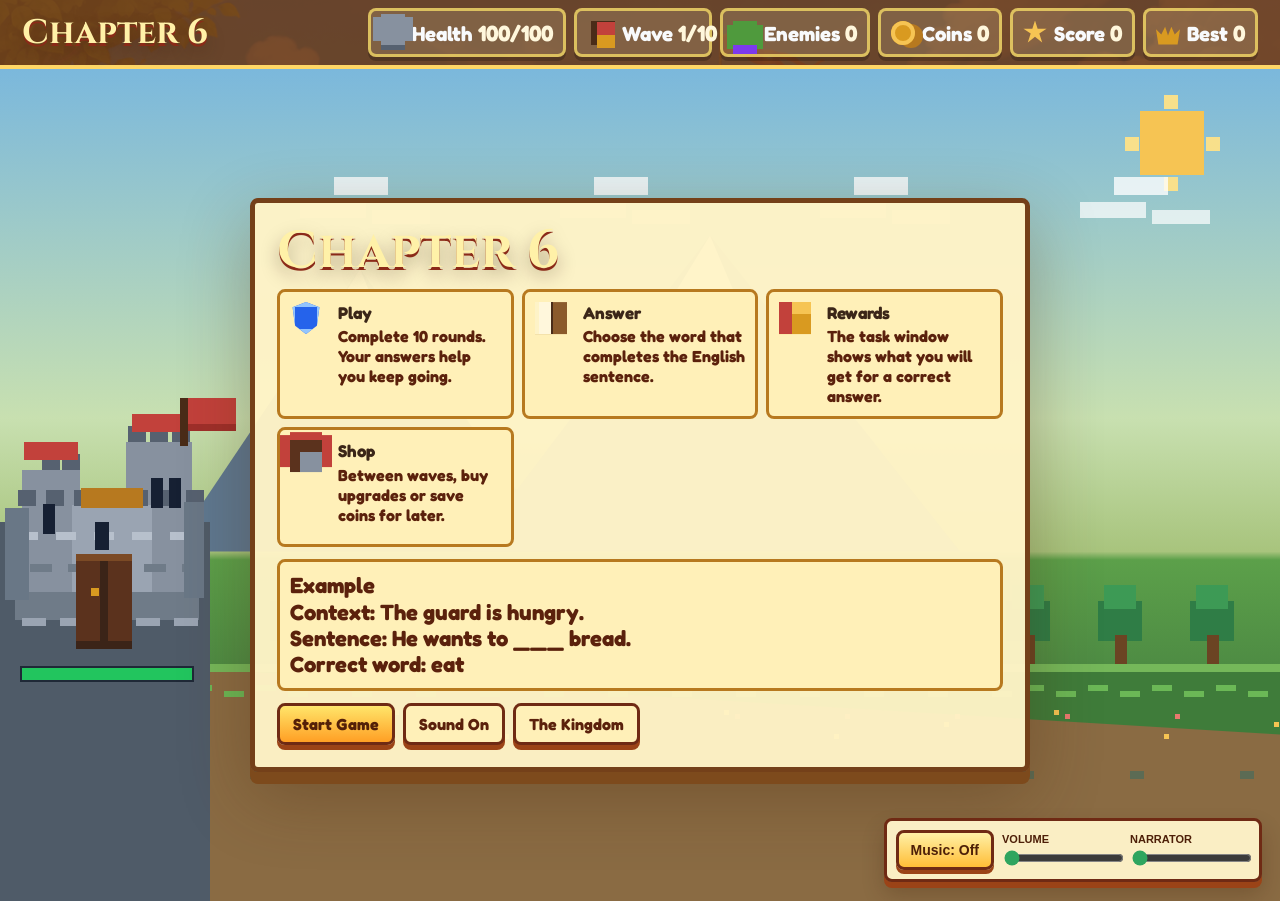
<file: games/castle-context-quest/index.html>
<!DOCTYPE html>
<html lang="en">
<head>
  <meta charset="UTF-8">
  <meta name="viewport" content="width=1180">
  <title>Chapter 6</title>
  <link href="https://fonts.googleapis.com/css2?family=Cinzel:wght@700;800;900&family=Fredoka:wght@400;600;700&display=swap" rel="stylesheet">
  <style>
    * {
      box-sizing: border-box;
    }

    :root {
      --ink: #182033;
      --paper: #fff7dc;
      --wood: #4a2c18;
      --blue: #2563eb;
      --gold: #d99a20;
      --red: #c2413b;
      --green: #22c55e;
      --stone: #87919f;
      --stone-dark: #566170;
    }

    body {
      margin: 0;
      min-height: 100vh;
      overflow: hidden;
      color: var(--ink);
      font-family: "Trebuchet MS", Arial, sans-serif;
      background: linear-gradient(180deg, #24324f 0%, #6aa1bb 54%, #3f7c3a 55%, #2f5f35 100%);
    }

    .screen {
      min-height: 100vh;
      display: grid;
      grid-template-rows: auto 1fr;
    }

    header {
      display: flex;
      align-items: center;
      justify-content: space-between;
      gap: 10px;
      padding: 8px clamp(10px, 2vw, 22px);
      background: rgba(18, 28, 44, 0.9);
      border-bottom: 4px solid #0f172a;
      color: #f8fafc;
    }

    h1 {
      margin: 0;
      font-size: clamp(18px, 3vw, 34px);
      line-height: 1;
      letter-spacing: 0;
      text-shadow: 2px 2px 0 #0f172a;
    }

    .hud {
      display: flex;
      flex-wrap: wrap;
      justify-content: flex-end;
      gap: 8px;
      font-weight: 900;
      font-size: clamp(15px, 1.6vw, 21px);
    }

    .pill {
      min-width: 108px;
      display: flex;
      align-items: center;
      gap: 7px;
      padding: 8px 10px;
      border: 3px solid rgba(255, 255, 255, 0.34);
      border-radius: 4px;
      background: rgba(255, 255, 255, 0.12);
      text-align: left;
      white-space: nowrap;
      box-shadow: 0 4px 0 rgba(0, 0, 0, 0.22);
    }

    .pill strong {
      color: #fff7dc;
      font-size: 1.08em;
    }

    .hud-icon {
      position: relative;
      width: 24px;
      height: 24px;
      flex: 0 0 24px;
      display: inline-block;
      image-rendering: pixelated;
    }

    .icon-castle {
      background: #87919f;
      box-shadow: 0 -7px 0 #87919f, 8px -4px 0 #87919f, -8px -4px 0 #87919f, 0 5px 0 #566170;
    }

    .icon-wave {
      background: #4a2c18;
      width: 6px;
      margin-left: 4px;
    }

    .icon-wave::after {
      content: "";
      position: absolute;
      left: 6px;
      top: 1px;
      width: 18px;
      height: 13px;
      background: #c2413b;
      box-shadow: 0 13px 0 #d99a20;
    }

    .icon-enemies {
      background: #4f9a3d;
      box-shadow: 0 9px 0 #7c3aed, -6px 4px 0 #4f9a3d, 6px 4px 0 #4f9a3d;
    }

    .icon-coins {
      border-radius: 50%;
      background: #d99a20;
      box-shadow: inset 0 0 0 4px #f6c453, 8px 3px 0 #b7791f;
    }

    .icon-score {
      background: #f6c453;
      clip-path: polygon(50% 0, 61% 34%, 98% 34%, 68% 54%, 80% 92%, 50% 68%, 20% 92%, 32% 54%, 2% 34%, 39% 34%);
    }

    .icon-best {
      background: #d99a20;
      clip-path: polygon(0 36%, 22% 58%, 38% 26%, 50% 62%, 64% 26%, 78% 58%, 100% 36%, 90% 100%, 10% 100%);
    }

    main {
      position: relative;
      overflow: hidden;
    }

    canvas {
      display: block;
      width: 100%;
      height: 100%;
      image-rendering: pixelated;
      touch-action: none;
    }

    .question-window {
      position: absolute;
      left: clamp(10px, 2vw, 18px);
      top: clamp(10px, 2vw, 18px);
      z-index: 4;
      width: min(700px, calc(100vw - 20px));
      padding: 16px;
      border: 4px solid var(--wood);
      border-radius: 4px;
      background: rgba(255, 247, 220, 0.96);
      box-shadow: 0 7px 0 rgba(0, 0, 0, 0.24);
    }

    .question-title {
      display: flex;
      justify-content: space-between;
      gap: 8px;
      margin-bottom: 6px;
      color: #5b341c;
      font-size: 15px;
      font-weight: 900;
      text-transform: uppercase;
    }

    .scene {
      margin-bottom: 5px;
      color: #5b341c;
      font-size: clamp(16px, 2vw, 20px);
      font-weight: 800;
      line-height: 1.18;
    }

    .sentence {
      margin-bottom: 8px;
      color: #111827;
      font-size: clamp(22px, 3.2vw, 34px);
      font-weight: 900;
      line-height: 1.12;
    }

    .sentence strong {
      color: var(--red);
    }

    .reward-preview {
      min-height: 34px;
      display: flex;
      align-items: center;
      gap: 9px;
      margin: 0 0 9px;
      padding: 7px 10px;
      border: 3px solid #7c4a1d;
      border-radius: 4px;
      background: #ffeab0;
      color: #4d2a14;
      font-size: clamp(15px, 1.7vw, 18px);
      font-weight: 900;
      box-shadow: inset 0 -3px 0 rgba(124, 74, 29, 0.18);
    }

    .reward-icon {
      position: relative;
      width: 28px;
      aspect-ratio: 1;
      flex: 0 0 auto;
      border: 3px solid #4d2a14;
      border-radius: 4px;
      background: #f8fafc;
      box-shadow: 0 2px 0 rgba(72, 34, 9, 0.24);
    }

    .reward-icon.fast {
      background: #bde9ff;
    }

    .reward-icon.fast::before {
      content: "";
      position: absolute;
      left: 5px;
      top: 10px;
      width: 17px;
      height: 5px;
      background: #1e3a8a;
      box-shadow: 7px -5px 0 #f8fafc, 7px 5px 0 #f8fafc;
    }

    .reward-icon.coins {
      background: #ffd766;
    }

    .reward-icon.coins::before,
    .reward-icon.coins::after {
      content: "";
      position: absolute;
      border: 3px solid #b7791f;
      border-radius: 50%;
      background: #facc15;
    }

    .reward-icon.coins::before {
      left: 3px;
      top: 8px;
      width: 13px;
      height: 13px;
    }

    .reward-icon.coins::after {
      right: 3px;
      top: 4px;
      width: 12px;
      height: 12px;
    }

    .reward-icon.knight {
      background: #dbeafe;
    }

    .reward-icon.knight::before {
      content: "";
      position: absolute;
      left: 8px;
      top: 4px;
      width: 9px;
      height: 17px;
      background: #2563eb;
      box-shadow: 0 -5px 0 #d1d5db, -5px 8px 0 #9ca3af, 5px 8px 0 #9ca3af;
    }

    .choices {
      display: grid;
      grid-template-columns: repeat(3, minmax(0, 1fr));
      gap: 8px;
    }

    .choice {
      min-height: 52px;
      display: grid;
      grid-template-columns: auto auto 1fr;
      align-items: center;
      gap: 7px;
      padding: 9px;
      border: 3px solid #1e293b;
      border-radius: 4px;
      background: #e0f2fe;
      color: #102236;
      font: inherit;
      font-size: clamp(16px, 2.1vw, 21px);
      font-weight: 900;
      box-shadow: 0 4px 0 #1e293b;
      cursor: pointer;
    }

    .castleChoiceIcon {
      display: inline-block;
      width: 32px;
      aspect-ratio: 1;
      border-radius: 6px;
      background-color: #fff4c7;
      box-shadow: 0 2px 0 rgba(72, 34, 9, 0.24);
    }

    .choice-number {
      min-width: 22px;
      text-align: right;
      color: #7c2d12;
    }

    .choice-word {
      min-width: 0;
      overflow-wrap: anywhere;
      text-align: left;
    }

    .choice:hover,
    .choice:focus-visible {
      transform: translateY(-2px);
      background: #bae6fd;
      outline: none;
    }

    .choice:disabled {
      opacity: 0.55;
      cursor: default;
      transform: none;
    }

    .status-line {
      margin-top: 7px;
      min-height: 20px;
      color: #5b341c;
      font-size: 15px;
      font-weight: 900;
    }

    .game-controls {
      position: absolute;
      left: clamp(10px, 2vw, 18px);
      top: calc(clamp(10px, 2vw, 18px) + 250px);
      z-index: 5;
      display: flex;
      flex-wrap: wrap;
      justify-content: flex-start;
      gap: 8px;
      max-width: min(700px, calc(100vw - 20px));
    }

    .control-button {
      min-height: 44px;
      border: 3px solid #182033;
      border-radius: 4px;
      padding: 8px 12px;
      background: rgba(255, 247, 220, 0.96);
      color: #182033;
      font: inherit;
      font-size: 15px;
      font-weight: 900;
      box-shadow: 0 5px 0 rgba(0, 0, 0, 0.32);
      cursor: pointer;
    }

    .control-button.primary {
      background: #2563eb;
      color: white;
    }

    .control-button.warning {
      background: #fef3c7;
      color: #5b341c;
    }

    .panel {
      position: absolute;
      left: 50%;
      top: 50%;
      z-index: 7;
      width: min(780px, calc(100vw - 20px));
      max-height: calc(100vh - 86px);
      overflow: auto;
      transform: translate(-50%, -50%);
      padding: clamp(14px, 2.6vw, 22px);
      border: 5px solid var(--wood);
      border-radius: 4px;
      background: var(--paper);
      color: var(--ink);
      box-shadow: 0 12px 0 rgba(0, 0, 0, 0.28);
    }

    .panel[hidden] {
      display: none;
    }

    .panel h2 {
      margin: 0 0 7px;
      color: #3b2618;
      font-size: clamp(28px, 5vw, 52px);
      line-height: 1;
    }

    .panel p {
      margin: 7px 0;
      font-size: clamp(15px, 2vw, 18px);
      font-weight: 700;
      line-height: 1.35;
    }

    .sample {
      margin: 12px 0;
      padding: 10px;
      border: 3px solid #b7791f;
      border-radius: 4px;
      background: #ffedd5;
      font-size: clamp(16px, 2.5vw, 22px);
      font-weight: 900;
      line-height: 1.2;
    }

    .menu-rules {
      display: grid;
      grid-template-columns: repeat(3, minmax(0, 1fr));
      gap: 8px;
      margin: 12px 0;
    }

    .menu-rule {
      min-height: 120px;
      display: grid;
      grid-template-columns: 40px 1fr;
      gap: 8px;
      align-items: start;
      padding: 10px;
      border: 3px solid #b7791f;
      border-radius: 4px;
      background: #fef3c7;
      font-weight: 900;
      line-height: 1.25;
    }

    .menu-rule strong {
      display: block;
      margin-bottom: 3px;
      color: #3b2618;
      font-size: 17px;
    }

    .pixel-icon,
    .upgrade-icon {
      position: relative;
      display: inline-block;
      width: 32px;
      height: 32px;
      flex: 0 0 32px;
      image-rendering: pixelated;
    }

    .icon-shield {
      background: #2563eb;
      clip-path: polygon(50% 0, 92% 16%, 84% 74%, 50% 100%, 16% 74%, 8% 16%);
      box-shadow: inset 0 0 0 5px #93c5fd;
    }

    .icon-book {
      background: #8b5a2b;
      box-shadow: inset 4px 0 0 #fef3c7, inset 16px 0 0 #fff7dc, inset 18px 0 0 #4a2c18;
    }

    .icon-gift {
      background: #d99a20;
      box-shadow: inset 13px 0 0 #c2413b, inset 0 12px 0 #f6c453;
    }

    .icon-shop {
      background: #87919f;
      box-shadow: 0 -8px 0 #c2413b, 10px -5px 0 #c2413b, -10px -5px 0 #c2413b, inset 10px 12px 0 #5b321d;
    }

    .actions,
    .shop-grid {
      display: flex;
      flex-wrap: wrap;
      gap: 8px;
      margin-top: 12px;
    }

    .shop-grid {
      display: grid;
      grid-template-columns: repeat(2, minmax(0, 1fr));
    }

    .menu-button,
    .home-link,
    .upgrade-button {
      min-height: 42px;
      border: 3px solid #182033;
      border-radius: 4px;
      padding: 8px 13px;
      background: var(--blue);
      color: white;
      font: inherit;
      font-weight: 900;
      text-decoration: none;
      cursor: pointer;
      box-shadow: 0 5px 0 #182033;
    }

    .menu-button.secondary,
    .home-link {
      background: #d1d5db;
      color: #111827;
    }

    .upgrade-button {
      min-height: 104px;
      display: grid;
      grid-template-columns: 40px 1fr;
      gap: 9px;
      align-items: start;
      background: #fef3c7;
      color: #23180f;
      text-align: left;
    }

    .upgrade-title {
      display: block;
      margin-bottom: 3px;
      color: #3b2618;
      font-size: 17px;
    }

    .upgrade-meta {
      display: block;
      color: #7c2d12;
      font-size: 14px;
    }

    .upgrade-desc {
      display: block;
      margin-top: 4px;
      line-height: 1.25;
    }

    .upgrade-icon.maxHp {
      background: #87919f;
      box-shadow: 0 -8px 0 #87919f, 9px -5px 0 #87919f, -9px -5px 0 #87919f, inset 12px 15px 0 #566170;
    }

    .upgrade-icon.fireRate {
      background: #4a2c18;
      box-shadow: 16px 3px 0 #4a2c18, 24px 3px 0 #d99a20, -4px 12px 0 #f6c453;
    }

    .upgrade-icon.damage {
      background: #d1d5db;
      clip-path: polygon(44% 0, 64% 0, 64% 64%, 82% 64%, 54% 100%, 26% 64%, 44% 64%);
    }

    .upgrade-icon.repair {
      background: #8b5a2b;
      box-shadow: 11px -5px 0 #d1d5db, 18px 2px 0 #d1d5db, 2px 17px 0 #4a2c18;
      transform: rotate(-18deg);
    }

    .upgrade-icon.archers {
      border-radius: 50%;
      background: transparent;
      border: 5px solid #8b5a2b;
      box-shadow: 18px 0 0 -11px #4a2c18, 23px 0 0 -12px #d99a20;
    }

    .upgrade-icon.range {
      background: #87919f;
      box-shadow: 0 -8px 0 #87919f, inset 12px 10px 0 #162033, 19px -13px 0 -6px #f6c453;
    }

    .upgrade-icon.boost {
      background: #2563eb;
      clip-path: polygon(52% 0, 100% 42%, 66% 42%, 84% 100%, 12% 32%, 46% 32%);
      box-shadow: 0 0 0 4px #93c5fd;
    }

    .upgrade-button:disabled {
      opacity: 0.52;
      cursor: default;
    }

    .shop-note {
      margin-top: 8px;
      min-height: 20px;
      font-weight: 900;
      color: #5b341c;
    }

    body.is-menu .question-window,
    body.is-ended .question-window,
    body.is-shop .question-window {
      display: none;
    }

    body.is-menu .game-controls,
    body.is-ended .game-controls,
    body.is-shop .game-controls {
      display: none;
    }

    @media (max-width: 720px) {
      body {
        overflow: auto;
      }

      .screen {
        min-height: 100dvh;
      }

      main {
        min-height: 620px;
        padding-bottom: 82px;
      }

      canvas {
        min-height: 620px;
      }

      header {
        align-items: flex-start;
        flex-direction: column;
      }

      .hud {
        justify-content: flex-start;
      }

      .pill {
        min-width: 88px;
        padding: 6px 8px;
        font-size: 13px;
      }

      .question-window {
        left: 8px;
        right: 8px;
        width: auto;
        max-height: 42dvh;
        overflow: auto;
        padding: 10px;
      }

      .sentence {
        font-size: clamp(18px, 5vw, 26px);
      }

      .game-controls {
        left: 8px;
        right: 8px;
        top: auto;
        bottom: 74px;
        display: grid;
        grid-template-columns: repeat(3, minmax(0, 1fr));
      }

      .choices,
      .menu-rules,
      .shop-grid {
        grid-template-columns: 1fr;
      }

      .panel {
        top: calc(50% - 38px);
        max-height: calc(100dvh - 116px);
      }

      .choice {
        min-height: 46px;
        padding: 7px;
      }

      .actions {
        display: grid;
        grid-template-columns: 1fr;
      }

      .control-button {
        min-width: 0;
        padding: 7px 8px;
        font-size: 13px;
      }
    }
  </style>
  <style>
    :root {
      --ink: #3a1d08;
      --paper: #fff4c7;
      --wood: #744019;
      --blue: #1f75bd;
      --gold: #ffd766;
      --red: #d94030;
      --green: #25a55f;
      --stone: #9f9b8d;
      --stone-dark: #6c6658;
    }

    body {
      background:
        linear-gradient(180deg, rgba(126, 200, 242, 0.42), rgba(255, 230, 142, 0.48)),
        url("../../assets/images/kingdom-hero.png");
      background-size: cover;
      background-position: center top;
      font-family: "Fredoka", "Trebuchet MS", Arial, sans-serif;
    }

    header {
      background: rgba(111, 55, 17, 0.88);
      border-bottom-color: #ffd766;
    }

    h1,
    .panel h2 {
      font-family: "Cinzel", serif;
      color: #fff1a8;
      text-shadow: 0 3px 0 #8b2a18, 0 8px 18px rgba(41, 16, 4, 0.34);
    }

    .pill,
    .question-window,
    .panel,
    .menu-rule,
    .sample,
    .upgrade-button {
      border-radius: 8px;
    }

    .pill {
      border-color: rgba(255, 229, 106, 0.72);
      background: rgba(255, 244, 199, 0.16);
    }

    .question-window,
    .panel {
      background: rgba(255, 244, 199, 0.96);
      box-shadow: 0 12px 0 #7d4a1c, 0 24px 70px rgba(73, 36, 10, 0.32);
    }

    .choice,
    .control-button,
    .menu-button,
    .home-link,
    .upgrade-button {
      border-color: #6f2a14;
      border-radius: 8px;
      box-shadow: 0 5px 0 #9b4317;
    }

    .choice,
    .control-button.warning,
    .menu-button.secondary,
    .home-link,
    .upgrade-button,
    .sample,
    .menu-rule {
      background: #fff0b8;
      color: #5b210c;
    }

    .choice:hover,
    .choice:focus-visible {
      background: #fff7cf;
    }

    .control-button.primary,
    .menu-button {
      background: linear-gradient(180deg, #ffe56a, #ff9f24);
      color: #542008;
    }
  </style>
</head>
<body class="is-menu">
  <div class="screen">
    <header>
      <h1>Chapter 6</h1>
      <div class="hud" aria-live="polite">
        <div class="pill"><span class="hud-icon icon-castle"></span><span>Health <strong><span id="castleHp">100</span>/<span id="castleMaxHp">100</span></strong></span></div>
        <div class="pill"><span class="hud-icon icon-wave"></span><span>Wave <strong><span id="wave">1</span>/<span id="maxWave">10</span></strong></span></div>
        <div class="pill"><span class="hud-icon icon-enemies"></span><span>Enemies <strong><span id="enemyCount">0</span></strong></span></div>
        <div class="pill"><span class="hud-icon icon-coins"></span><span>Coins <strong><span id="coins">0</span></strong></span></div>
        <div class="pill"><span class="hud-icon icon-score"></span><span>Score <strong><span id="score">0</span></strong></span></div>
        <div class="pill"><span class="hud-icon icon-best"></span><span>Best <strong><span id="best">0</span></strong></span></div>
      </div>
    </header>

    <main>
      <canvas id="game" aria-label="Chapter 6 word choice game"></canvas>

      <section class="question-window" aria-live="polite">
        <div class="question-title">
          <span>Sentence Practice</span>
          <span id="boostText">Normal arrows</span>
        </div>
        <div class="scene" id="sceneText"></div>
        <div class="sentence" id="sentenceText"></div>
        <div class="reward-preview" id="rewardPreview">
          <span class="reward-icon fast" aria-hidden="true"></span>
          <span>Reward: Fast arrows</span>
        </div>
        <div class="choices" id="choices"></div>
        <div class="status-line" id="answerStatus">Choose the word that fits the story.</div>
      </section>

      <div class="game-controls">
        <button class="control-button primary" id="pauseButton" type="button">Pause</button>
        <button class="control-button" id="speedButton" type="button">Speed 1x</button>
        <button class="control-button warning" id="gameMenuButton" type="button">Main Menu</button>
      </div>

      <section class="panel" id="startPanel">
        <h2>Chapter 6</h2>
        <div class="menu-rules">
          <div class="menu-rule">
            <span class="pixel-icon icon-shield"></span>
            <span><strong>Play</strong>Complete 10 rounds. Your answers help you keep going.</span>
          </div>
          <div class="menu-rule">
            <span class="pixel-icon icon-book"></span>
            <span><strong>Answer</strong>Choose the word that completes the English sentence.</span>
          </div>
          <div class="menu-rule">
            <span class="pixel-icon icon-gift"></span>
            <span><strong>Rewards</strong>The task window shows what you will get for a correct answer.</span>
          </div>
          <div class="menu-rule">
            <span class="pixel-icon icon-shop"></span>
            <span><strong>Shop</strong>Between waves, buy upgrades or save coins for later.</span>
          </div>
        </div>
        <div class="sample">Example<br>Context: The guard is hungry.<br>Sentence: He wants to ___ bread.<br>Correct word: eat</div>
        <div class="actions">
          <button class="menu-button" id="startButton" type="button">Start Game</button>
          <button class="menu-button secondary" id="soundButton" type="button">Sound On</button>
          <a class="home-link" href="../../index.html">The Kingdom</a>
        </div>
      </section>

      <section class="panel" id="shopPanel" hidden>
        <h2>Upgrade Shop</h2>
        <p id="shopSummary">Round cleared. Spend coins before the next round.</p>
        <div class="shop-grid" id="shopGrid"></div>
        <div class="shop-note" id="shopNote"></div>
        <div class="actions">
          <button class="menu-button" id="nextWaveButton" type="button">Start Next Wave</button>
          <button class="menu-button secondary" id="skipShopButton" type="button">Buy Nothing</button>
          <button class="menu-button secondary" id="shopMenuButton" type="button">Main Menu</button>
        </div>
      </section>

      <section class="panel" id="endPanel" hidden>
        <h2 id="endTitle">Game complete</h2>
        <p id="endText"></p>
        <div class="sample" id="lastAnswer"></div>
        <div class="actions">
          <button class="menu-button" id="againButton" type="button">Play Again</button>
          <button class="menu-button secondary" id="menuButton" type="button">Menu</button>
          <a class="home-link" href="../../index.html">The Kingdom</a>
        </div>
      </section>
    </main>
  </div>

  <script src="../../assets/images/vocab/vocab-icons.js"></script>
  <script>
    const canvas = document.getElementById("game");
    const ctx = canvas.getContext("2d");
    const castleHpEl = document.getElementById("castleHp");
    const castleMaxHpEl = document.getElementById("castleMaxHp");
    const waveEl = document.getElementById("wave");
    const maxWaveEl = document.getElementById("maxWave");
    const enemyCountEl = document.getElementById("enemyCount");
    const coinsEl = document.getElementById("coins");
    const scoreEl = document.getElementById("score");
    const bestEl = document.getElementById("best");
    const boostText = document.getElementById("boostText");
    const sceneText = document.getElementById("sceneText");
    const sentenceText = document.getElementById("sentenceText");
    const choicesEl = document.getElementById("choices");
    const answerStatus = document.getElementById("answerStatus");
    const rewardPreview = document.getElementById("rewardPreview");
    const startPanel = document.getElementById("startPanel");
    const shopPanel = document.getElementById("shopPanel");
    const endPanel = document.getElementById("endPanel");
    const shopSummary = document.getElementById("shopSummary");
    const shopGrid = document.getElementById("shopGrid");
    const shopNote = document.getElementById("shopNote");
    const endTitle = document.getElementById("endTitle");
    const endText = document.getElementById("endText");
    const lastAnswer = document.getElementById("lastAnswer");
    const startButton = document.getElementById("startButton");
    const soundButton = document.getElementById("soundButton");
    const nextWaveButton = document.getElementById("nextWaveButton");
    const skipShopButton = document.getElementById("skipShopButton");
    const shopMenuButton = document.getElementById("shopMenuButton");
    const pauseButton = document.getElementById("pauseButton");
    const speedButton = document.getElementById("speedButton");
    const gameMenuButton = document.getElementById("gameMenuButton");
    const againButton = document.getElementById("againButton");
    const menuButton = document.getElementById("menuButton");

    const maxWave = 10;
    const bestKey = "castleContextQuestBest";
    let rounds = [
      {
            "scene": "guard near castle",
            "sentence": "the guard can ___ the chest.",
            "answer": "open",
            "choices": [
                  "open",
                  "close",
                  "sleep"
            ]
      },
      {
            "scene": "queen in tower",
            "sentence": "the queen is ___.",
            "answer": "happy",
            "choices": [
                  "happy",
                  "dark",
                  "under"
            ]
      },
      {
            "scene": "king with gold",
            "sentence": "the king can ___ gold.",
            "answer": "take",
            "choices": [
                  "take",
                  "drink",
                  "behind"
            ]
      },
      {
            "scene": "knight with sword",
            "sentence": "the knight can ___.",
            "answer": "fight",
            "choices": [
                  "fight",
                  "tea",
                  "purple"
            ]
      },
      {
            "scene": "wizard near portal",
            "sentence": "the wizard can ___ a portal.",
            "answer": "open",
            "choices": [
                  "open",
                  "eat",
                  "blue"
            ]
      },
      {
            "scene": "witch with potion",
            "sentence": "the witch can ___ a potion.",
            "answer": "take",
            "choices": [
                  "take",
                  "run",
                  "white"
            ]
      },
      {
            "scene": "dragon in cave",
            "sentence": "the dragon is ___.",
            "answer": "big",
            "choices": [
                  "big",
                  "under",
                  "book"
            ]
      },
      {
            "scene": "elf and fairy",
            "sentence": "the elf and fairy can ___.",
            "answer": "help",
            "choices": [
                  "help",
                  "coin",
                  "black"
            ]
      },
      {
            "scene": "giant near mountain",
            "sentence": "the giant is ___.",
            "answer": "strong",
            "choices": [
                  "strong",
                  "near",
                  "milk"
            ]
      },
      {
            "scene": "hero with shield",
            "sentence": "the hero can ___ the shield.",
            "answer": "take",
            "choices": [
                  "take",
                  "sleep",
                  "pink"
            ]
      },
      {
            "scene": "villager on farm",
            "sentence": "the villager is on the ___.",
            "answer": "farm",
            "choices": [
                  "farm",
                  "sword",
                  "can"
            ]
      },
      {
            "scene": "pirate and captain",
            "sentence": "the pirate and captain can ___.",
            "answer": "fight",
            "choices": [
                  "fight",
                  "cake",
                  "there"
            ]
      },
      {
            "scene": "monster in dungeon",
            "sentence": "the monster is in the ___.",
            "answer": "dungeon",
            "choices": [
                  "dungeon",
                  "apple",
                  "you"
            ]
      },
      {
            "scene": "friend near bridge",
            "sentence": "my friend is near the ___.",
            "answer": "bridge",
            "choices": [
                  "bridge",
                  "egg",
                  "but"
            ]
      },
      {
            "scene": "cat under table",
            "sentence": "the cat is ___ the table.",
            "answer": "under",
            "choices": [
                  "under",
                  "cannot",
                  "green"
            ]
      },
      {
            "scene": "dog near tree",
            "sentence": "the dog is ___ the tree.",
            "answer": "near",
            "choices": [
                  "near",
                  "and",
                  "meat"
            ]
      },
      {
            "scene": "bird on tower",
            "sentence": "the bird can ___.",
            "answer": "fly",
            "choices": [
                  "fly",
                  "cheese",
                  "brown"
            ]
      },
      {
            "scene": "horse on road",
            "sentence": "the horse can ___.",
            "answer": "run",
            "choices": [
                  "run",
                  "soup",
                  "that"
            ]
      },
      {
            "scene": "fish in lake",
            "sentence": "the fish can ___.",
            "answer": "swim",
            "choices": [
                  "swim",
                  "sword",
                  "the"
            ]
      },
      {
            "scene": "wolf in forest",
            "sentence": "the wolf is in the ___.",
            "answer": "forest",
            "choices": [
                  "forest",
                  "juice",
                  "are"
            ]
      },
      {
            "scene": "owl behind tree",
            "sentence": "the owl is ___ the tree.",
            "answer": "behind",
            "choices": [
                  "behind",
                  "orange",
                  "walk"
            ]
      },
      {
            "scene": "rabbit near grass",
            "sentence": "the rabbit is near the ___.",
            "answer": "grass",
            "choices": [
                  "grass",
                  "armor",
                  "how"
            ]
      },
      {
            "scene": "bear near river",
            "sentence": "the bear is near the ___.",
            "answer": "river",
            "choices": [
                  "river",
                  "letter",
                  "she"
            ]
      },
      {
            "scene": "fox on road",
            "sentence": "the fox can ___.",
            "answer": "walk",
            "choices": [
                  "walk",
                  "key",
                  "six"
            ]
      },
      {
            "scene": "flower in rain",
            "sentence": "the flower is ___.",
            "answer": "bright",
            "choices": [
                  "bright",
                  "on",
                  "fish"
            ]
      },
      {
            "scene": "mountain and cloud",
            "sentence": "the cloud is near the ___.",
            "answer": "mountain",
            "choices": [
                  "mountain",
                  "bag",
                  "my"
            ]
      },
      {
            "scene": "island and beach",
            "sentence": "the beach is near the ___.",
            "answer": "island",
            "choices": [
                  "island",
                  "helmet",
                  "we"
            ]
      },
      {
            "scene": "snow on village",
            "sentence": "the village is ___.",
            "answer": "cold",
            "choices": [
                  "cold",
                  "open",
                  "coin"
            ]
      },
      {
            "scene": "rain cloud",
            "sentence": "the road is ___.",
            "answer": "dark",
            "choices": [
                  "dark",
                  "bright",
                  "cold"
            ]
      },
      {
            "scene": "sword and shield",
            "sentence": "this is a ___.",
            "answer": "sword",
            "choices": [
                  "sword",
                  "are",
                  "happy"
            ]
      },
      {
            "scene": "bow with arrow",
            "sentence": "the arrow is near the ___.",
            "answer": "bow",
            "choices": [
                  "bow",
                  "water",
                  "is"
            ]
      },
      {
            "scene": "ring in chest",
            "sentence": "the ring is in the ___.",
            "answer": "chest",
            "choices": [
                  "chest",
                  "walk",
                  "yellow"
            ]
      },
      {
            "scene": "map near treasure",
            "sentence": "the map is near the ___.",
            "answer": "treasure",
            "choices": [
                  "treasure",
                  "bad",
                  "with"
            ]
      },
      {
            "scene": "book and letter",
            "sentence": "you can ___ a book.",
            "answer": "read",
            "choices": [
                  "read",
                  "hot",
                  "seven"
            ]
      },
      {
            "scene": "torch in cave",
            "sentence": "the torch is ___.",
            "answer": "bright",
            "choices": [
                  "bright",
                  "small",
                  "apple"
            ]
      },
      {
            "scene": "apple and bread",
            "sentence": "I can ___ bread.",
            "answer": "eat",
            "choices": [
                  "eat",
                  "fly",
                  "purple"
            ]
      },
      {
            "scene": "milk and water",
            "sentence": "we can ___ water.",
            "answer": "drink",
            "choices": [
                  "drink",
                  "write",
                  "near"
            ]
      },
      {
            "scene": "cake and candy",
            "sentence": "the cake is ___.",
            "answer": "good",
            "choices": [
                  "good",
                  "under",
                  "bow"
            ]
      },
      {
            "scene": "magic spell",
            "sentence": "the wizard can ___ a spell.",
            "answer": "write",
            "choices": [
                  "write",
                  "bear",
                  "ten"
            ]
      },
      {
            "scene": "crystal and gem",
            "sentence": "the gem is ___.",
            "answer": "bright",
            "choices": [
                  "bright",
                  "cannot",
                  "fish"
            ]
      },
      {
            "scene": "quest danger",
            "sentence": "the quest is ___.",
            "answer": "danger",
            "choices": [
                  "danger",
                  "milk",
                  "blue"
            ]
      },
      {
            "scene": "battle victory",
            "sentence": "the team can find ___.",
            "answer": "victory",
            "choices": [
                  "victory",
                  "in",
                  "cold"
            ]
      },
      {
            "scene": "boss level",
            "sentence": "the boss is in the ___.",
            "answer": "level",
            "choices": [
                  "level",
                  "cake",
                  "your"
            ]
      },
      {
            "scene": "what",
            "sentence": "___ is this?",
            "answer": "what",
            "choices": [
                  "what",
                  "green",
                  "sleep"
            ]
      },
      {
            "scene": "where",
            "sentence": "___ is the castle?",
            "answer": "where",
            "choices": [
                  "where",
                  "pink",
                  "drink"
            ]
      },
      {
            "scene": "who",
            "sentence": "___ is your friend?",
            "answer": "who",
            "choices": [
                  "who",
                  "black",
                  "river"
            ]
      },
      {
            "scene": "why",
            "sentence": "___ can the bird fly?",
            "answer": "why",
            "choices": [
                  "why",
                  "armor",
                  "red"
            ]
      },
      {
            "scene": "how",
            "sentence": "___ can we help?",
            "answer": "how",
            "choices": [
                  "how",
                  "gold",
                  "sad"
            ]
      }
];

    rounds = [
      { scene: "The guard is hungry. There is bread on the table.", sentence: "The guard can ___ bread.", answer: "eat", choices: ["eat", "read", "sleep"] },
      { scene: "The guard is thirsty. There is water in a cup.", sentence: "The guard can ___ water.", answer: "drink", choices: ["drink", "write", "jump"] },
      { scene: "It is night. The child is tired.", sentence: "The child can ___.", answer: "sleep", choices: ["sleep", "fight", "open"] },
      { scene: "There is a book on the chair.", sentence: "You can ___ a book.", answer: "read", choices: ["read", "drink", "run"] },
      { scene: "The king has a blank letter.", sentence: "The king can ___ a letter.", answer: "write", choices: ["write", "swim", "close"] },
      { scene: "The key is lost in the grass.", sentence: "The guard must ___ the key.", answer: "find", choices: ["find", "eat", "play"] },
      { scene: "The gate is open. Danger is near.", sentence: "The guard must ___ the gate.", answer: "close", choices: ["close", "read", "jump"] },
      { scene: "The chest is locked. The guard has a key.", sentence: "The guard can ___ the chest.", answer: "open", choices: ["open", "sleep", "drink"] },
      { scene: "The knight has a sword and shield.", sentence: "The knight can ___.", answer: "fight", choices: ["fight", "write", "swim"] },
      { scene: "The prince and princess have a game.", sentence: "They can ___.", answer: "play", choices: ["play", "close", "drink"] },
      { scene: "The queen speaks. The guard uses his ears.", sentence: "The guard can ___.", answer: "listen", choices: ["listen", "jump", "eat"] },
      { scene: "The fairy is kind. The elf is in danger.", sentence: "The fairy can ___ the elf.", answer: "help", choices: ["help", "sleep", "read"] },
      { scene: "The hero sees gold on the road.", sentence: "The hero can ___ the gold.", answer: "take", choices: ["take", "swim", "write"] },
      { scene: "The queen has a ring for the princess.", sentence: "The queen can ___ a ring.", answer: "give", choices: ["give", "close", "run"] },
      { scene: "The horse is fast on the road.", sentence: "The horse can ___.", answer: "run", choices: ["run", "read", "drink"] },
      { scene: "The villager is not in a hurry.", sentence: "The villager can ___ on the road.", answer: "walk", choices: ["walk", "open", "fight"] },
      { scene: "The horse sees a small wall.", sentence: "The horse can ___.", answer: "jump", choices: ["jump", "write", "sleep"] },
      { scene: "The fish is in the lake.", sentence: "The fish can ___.", answer: "swim", choices: ["swim", "read", "take"] },
      { scene: "The bird is in the sky.", sentence: "The bird can ___.", answer: "fly", choices: ["fly", "eat", "close"] },
      { scene: "The guard is on the tower. He uses his eyes.", sentence: "The guard can ___.", answer: "look", choices: ["look", "drink", "sleep"] },
      { scene: "The king and queen live behind stone walls.", sentence: "They live in a ___.", answer: "castle", choices: ["castle", "farm", "lake"] },
      { scene: "A man with a crown sits on the throne.", sentence: "He is the ___.", answer: "king", choices: ["king", "dog", "fish"] },
      { scene: "A woman with a crown sits by the king.", sentence: "She is the ___.", answer: "queen", choices: ["queen", "wolf", "tree"] },
      { scene: "The king's son rides a horse.", sentence: "He is a ___.", answer: "prince", choices: ["prince", "camp", "cloud"] },
      { scene: "The king's daughter reads a book.", sentence: "She is a ___.", answer: "princess", choices: ["princess", "bridge", "apple"] },
      { scene: "A brave man has armor and a sword.", sentence: "He is a ___.", answer: "knight", choices: ["knight", "rabbit", "flower"] },
      { scene: "A man uses magic near a portal.", sentence: "He is a ___.", answer: "wizard", choices: ["wizard", "road", "cheese"] },
      { scene: "A woman makes a potion in a cave.", sentence: "She is a ___.", answer: "witch", choices: ["witch", "chair", "juice"] },
      { scene: "A big animal has wings and fire.", sentence: "It is a ___.", answer: "dragon", choices: ["dragon", "book", "coin"] },
      { scene: "A small green enemy runs near the wall.", sentence: "It is a ___.", answer: "goblin", choices: ["goblin", "milk", "window"] },
      { scene: "A kind forest person helps the fairy.", sentence: "It is an ___.", answer: "elf", choices: ["elf", "bag", "meat"] },
      { scene: "A small magic helper flies near a flower.", sentence: "It is a ___.", answer: "fairy", choices: ["fairy", "dungeon", "helmet"] },
      { scene: "A very big person stands near the mountain.", sentence: "It is a ___.", answer: "giant", choices: ["giant", "egg", "letter"] },
      { scene: "A brave person saves the village.", sentence: "This person is a ___.", answer: "hero", choices: ["hero", "table", "rain"] },
      { scene: "A person lives and works on the farm.", sentence: "This person is a ___.", answer: "villager", choices: ["villager", "torch", "cake"] },
      { scene: "A person protects the castle gate.", sentence: "This person is a ___.", answer: "guard", choices: ["guard", "island", "candy"] },
      { scene: "A sea thief has a flag and a ship.", sentence: "This person is a ___.", answer: "pirate", choices: ["pirate", "grass", "tea"] },
      { scene: "A ship leader gives orders to the team.", sentence: "This person is a ___.", answer: "captain", choices: ["captain", "map", "potato"] },
      { scene: "A scary creature comes from the dungeon.", sentence: "It is a ___.", answer: "monster", choices: ["monster", "bread", "beach"] },
      { scene: "A kind person helps you on the quest.", sentence: "This person is a ___.", answer: "friend", choices: ["friend", "snow", "arrow"] },
      { scene: "It says meow and sits under the table.", sentence: "It is a ___.", answer: "cat", choices: ["cat", "gold", "tower"] },
      { scene: "It says woof and runs near the tree.", sentence: "It is a ___.", answer: "dog", choices: ["dog", "ring", "soup"] },
      { scene: "It has wings and can fly.", sentence: "It is a ___.", answer: "bird", choices: ["bird", "shield", "carrot"] },
      { scene: "It carries a knight on the road.", sentence: "It is a ___.", answer: "horse", choices: ["horse", "potion", "camp"] },
      { scene: "It swims in the lake.", sentence: "It is a ___.", answer: "fish", choices: ["fish", "sword", "village"] },
      { scene: "It howls in the forest at night.", sentence: "It is a ___.", answer: "wolf", choices: ["wolf", "book", "farm"] },
      { scene: "It sees well at night and sits in a tree.", sentence: "It is an ___.", answer: "owl", choices: ["owl", "coin", "road"] },
      { scene: "It has long ears and eats near the grass.", sentence: "It is a ___.", answer: "rabbit", choices: ["rabbit", "key", "river"] },
      { scene: "It is big and strong in the forest.", sentence: "It is a ___.", answer: "bear", choices: ["bear", "bow", "apple"] },
      { scene: "It is small, red, and runs on the road.", sentence: "It is a ___.", answer: "fox", choices: ["fox", "armor", "milk"] },
      { scene: "Many trees grow there.", sentence: "This place is a ___.", answer: "forest", choices: ["forest", "letter", "tea"] },
      { scene: "A bird sits on it in the garden.", sentence: "It is a ___.", answer: "tree", choices: ["tree", "cheese", "helmet"] },
      { scene: "It grows in the grass and looks pretty.", sentence: "It is a ___.", answer: "flower", choices: ["flower", "meat", "portal"] },
      { scene: "A rabbit sits on the green ground.", sentence: "It sits on the ___.", answer: "grass", choices: ["grass", "chest", "cake"] },
      { scene: "Water moves past the bridge.", sentence: "It is a ___.", answer: "river", choices: ["river", "bag", "candy"] },
      { scene: "Fish swim in this water.", sentence: "It is a ___.", answer: "lake", choices: ["lake", "torch", "egg"] },
      { scene: "The giant stands on a very high place.", sentence: "It is a ___.", answer: "mountain", choices: ["mountain", "chair", "juice"] },
      { scene: "The bear sleeps inside the rock place.", sentence: "It sleeps in a ___.", answer: "cave", choices: ["cave", "window", "bread"] },
      { scene: "People cross the river on it.", sentence: "They cross a ___.", answer: "bridge", choices: ["bridge", "apple", "ring"] },
      { scene: "Many villagers live there.", sentence: "This place is a ___.", answer: "village", choices: ["village", "sword", "water"] },
      { scene: "A villager grows carrots and potatoes there.", sentence: "This place is a ___.", answer: "farm", choices: ["farm", "shield", "soup"] },
      { scene: "The horse runs on it.", sentence: "It runs on the ___.", answer: "road", choices: ["road", "potion", "milk"] },
      { scene: "The team sleeps outside by a fire.", sentence: "They sleep at a ___.", answer: "camp", choices: ["camp", "gold", "book"] },
      { scene: "The guard looks far from a high place.", sentence: "He stands in the ___.", answer: "tower", choices: ["tower", "fish", "cake"] },
      { scene: "The monster is under the castle.", sentence: "It is in the ___.", answer: "dungeon", choices: ["dungeon", "bird", "coin"] },
      { scene: "Water is all around this land.", sentence: "It is an ___.", answer: "island", choices: ["island", "dog", "arrow"] },
      { scene: "Sand is near the water.", sentence: "This place is the ___.", answer: "beach", choices: ["beach", "cat", "helmet"] },
      { scene: "White cold water falls from the sky.", sentence: "It is ___.", answer: "snow", choices: ["snow", "map", "meat"] },
      { scene: "Water falls from a dark cloud.", sentence: "It is ___.", answer: "rain", choices: ["rain", "ring", "cheese"] },
      { scene: "It is white and high in the sky.", sentence: "It is a ___.", answer: "cloud", choices: ["cloud", "key", "carrot"] },
      { scene: "The knight fights with it.", sentence: "The knight has a ___.", answer: "sword", choices: ["sword", "rabbit", "juice"] },
      { scene: "The hero holds it to stay safe.", sentence: "The hero has a ___.", answer: "shield", choices: ["shield", "fox", "bread"] },
      { scene: "The archer uses it with arrows.", sentence: "The archer has a ___.", answer: "bow", choices: ["bow", "lake", "egg"] },
      { scene: "It flies from the bow.", sentence: "It is an ___.", answer: "arrow", choices: ["arrow", "farm", "tea"] },
      { scene: "The knight wears it on his head.", sentence: "He wears a ___.", answer: "helmet", choices: ["helmet", "tree", "candy"] },
      { scene: "The knight wears it on his body.", sentence: "He wears ___.", answer: "armor", choices: ["armor", "grass", "soup"] },
      { scene: "The queen wears it on her finger.", sentence: "It is a ___.", answer: "ring", choices: ["ring", "river", "apple"] },
      { scene: "The guard opens the chest with it.", sentence: "He uses a ___.", answer: "key", choices: ["key", "horse", "potato"] },
      { scene: "It shows the road to the treasure.", sentence: "It is a ___.", answer: "map", choices: ["map", "wolf", "water"] },
      { scene: "Gold and gems are in the chest.", sentence: "It is ___.", answer: "treasure", choices: ["treasure", "owl", "milk"] },
      { scene: "The king has yellow treasure.", sentence: "The treasure is ___.", answer: "gold", choices: ["gold", "camp", "bread"] },
      { scene: "One small piece of gold is on the table.", sentence: "It is a ___.", answer: "coin", choices: ["coin", "bear", "flower"] },
      { scene: "The key and ring are inside it.", sentence: "They are in a ___.", answer: "chest", choices: ["chest", "bridge", "cake"] },
      { scene: "The princess reads it at night.", sentence: "It is a ___.", answer: "book", choices: ["book", "mountain", "meat"] },
      { scene: "The king writes it to a friend.", sentence: "It is a ___.", answer: "letter", choices: ["letter", "village", "cheese"] },
      { scene: "The hero carries food in it.", sentence: "The food is in a ___.", answer: "bag", choices: ["bag", "dragon", "tea"] },
      { scene: "It gives bright light in the cave.", sentence: "It is a ___.", answer: "torch", choices: ["torch", "queen", "carrot"] },
      { scene: "The cake is on it.", sentence: "The cake is on the ___.", answer: "table", choices: ["table", "pirate", "juice"] },
      { scene: "The king sits on it.", sentence: "The king sits on a ___.", answer: "chair", choices: ["chair", "captain", "egg"] },
      { scene: "You can look outside through it.", sentence: "It is a ___.", answer: "window", choices: ["window", "monster", "soup"] },
      { scene: "It is red and good to eat.", sentence: "It is an ___.", answer: "apple", choices: ["apple", "castle", "shield"] },
      { scene: "The guard eats it with soup.", sentence: "It is ___.", answer: "bread", choices: ["bread", "king", "river"] },
      { scene: "It is sweet and used for a party.", sentence: "It is a ___.", answer: "cake", choices: ["cake", "knight", "map"] },
      { scene: "It is white and good to drink.", sentence: "It is ___.", answer: "milk", choices: ["milk", "wizard", "road"] },
      { scene: "It is clear and good to drink.", sentence: "It is ___.", answer: "water", choices: ["water", "witch", "tower"] },
      { scene: "The mouse likes this food.", sentence: "It is ___.", answer: "cheese", choices: ["cheese", "dragon", "key"] },
      { scene: "The cook puts hot food in a bowl.", sentence: "It is ___.", answer: "soup", choices: ["soup", "elf", "helmet"] },
      { scene: "The guard eats this with bread.", sentence: "It is ___.", answer: "meat", choices: ["meat", "fairy", "coin"] },
      { scene: "A bird gives this food.", sentence: "It is an ___.", answer: "egg", choices: ["egg", "giant", "grass"] },
      { scene: "A rabbit likes this orange food.", sentence: "It is a ___.", answer: "carrot", choices: ["carrot", "hero", "chest"] },
      { scene: "This food grows on the farm under the ground.", sentence: "It is a ___.", answer: "potato", choices: ["potato", "guard", "cloud"] },
      { scene: "The child likes this sweet food.", sentence: "It is ___.", answer: "candy", choices: ["candy", "friend", "bow"] },
      { scene: "The prince drinks fruit in a cup.", sentence: "He drinks ___.", answer: "juice", choices: ["juice", "prince", "armor"] },
      { scene: "The queen drinks this hot drink.", sentence: "She drinks ___.", answer: "tea", choices: ["tea", "princess", "arrow"] },
      { scene: "The wizard uses a bright power.", sentence: "He uses ___.", answer: "magic", choices: ["magic", "cat", "bread"] },
      { scene: "The wizard says magic words.", sentence: "He uses a ___.", answer: "spell", choices: ["spell", "dog", "milk"] },
      { scene: "The witch drinks magic in a bottle.", sentence: "She drinks a ___.", answer: "potion", choices: ["potion", "bird", "water"] },
      { scene: "A bright stone is on the table.", sentence: "It is a ___.", answer: "crystal", choices: ["crystal", "horse", "cake"] },
      { scene: "A small bright treasure is in the chest.", sentence: "It is a ___.", answer: "gem", choices: ["gem", "fish", "apple"] },
      { scene: "The wizard opens a magic door.", sentence: "It is a ___.", answer: "portal", choices: ["portal", "wolf", "cheese"] },
      { scene: "The hero has a job to find treasure.", sentence: "It is a ___.", answer: "quest", choices: ["quest", "owl", "soup"] },
      { scene: "The knight and monster fight.", sentence: "This is a ___.", answer: "battle", choices: ["battle", "rabbit", "meat"] },
      { scene: "The team goes on a long quest.", sentence: "It is an ___.", answer: "adventure", choices: ["adventure", "bear", "egg"] },
      { scene: "The map shows a hidden place.", sentence: "It shows a ___.", answer: "secret", choices: ["secret", "fox", "carrot"] },
      { scene: "The road is not safe.", sentence: "There is ___.", answer: "danger", choices: ["danger", "forest", "potato"] },
      { scene: "The team wins the battle.", sentence: "The team has ___.", answer: "victory", choices: ["victory", "flower", "candy"] },
      { scene: "The hero and friend work together.", sentence: "They are a ___.", answer: "team", choices: ["team", "tree", "juice"] },
      { scene: "The final stage has a strong boss.", sentence: "This is the last ___.", answer: "level", choices: ["level", "cloud", "tea"] },
      { scene: "The strongest enemy waits at the end.", sentence: "It is the ___.", answer: "boss", choices: ["boss", "snow", "gold"] },
      { scene: "The flag is the color of fire.", sentence: "The flag is ___.", answer: "red", choices: ["red", "lake", "book"] },
      { scene: "The river is the color of the sky.", sentence: "The river is ___.", answer: "blue", choices: ["blue", "cave", "letter"] },
      { scene: "The grass has this color.", sentence: "The grass is ___.", answer: "green", choices: ["green", "island", "bag"] },
      { scene: "The coin has this color.", sentence: "The coin is ___.", answer: "yellow", choices: ["yellow", "beach", "torch"] }
    ];

    const enemyTypes = [
      { name: "Goblin", skin: "#4f9a3d", shirt: "#7c3aed", speed: 36, hp: 42, damage: 8, coins: 1 },
      { name: "Monster", skin: "#3f7f45", shirt: "#8b3a2f", speed: 30, hp: 56, damage: 13, coins: 2 },
      { name: "Pirate", skin: "#5c8a43", shirt: "#9a6a2f", speed: 44, hp: 48, damage: 10, coins: 1 }
    ];

    const upgrades = [
      { id: "maxHp", icon: "maxHp", title: "More Health", desc: "+20 max health and repair 20 HP.", base: 12 },
      { id: "fireRate", icon: "fireRate", title: "Faster Shots", desc: "Shots happen more often.", base: 16 },
      { id: "damage", icon: "damage", title: "More Damage", desc: "+6 damage.", base: 18 },
      { id: "repair", icon: "repair", title: "Restore Health", desc: "Restore 30 health.", base: 10 },
      { id: "archers", icon: "archers", title: "Extra Helper", desc: "Adds support. Every two levels adds a lane.", base: 19 },
      { id: "range", icon: "range", title: "Longer Range", desc: "Shots can go a little farther than half field.", base: 14 },
      { id: "boost", icon: "boost", title: "Longer Boost", desc: "Correct answers make boosts last longer.", base: 13 }
    ];
    const maxUpgradeLevel = 5;
    const knightSlowDuration = 3.4;
    const knightSlowFactor = 0.44;
    const knightCrowdRange = 185;

    let width = 0;
    let height = 0;
    let castleHp = 100;
    let castleMaxHp = 100;
    let wave = 1;
    let score = 0;
    let coins = 0;
    let roundIndex = 0;
    let enemies = [];
    let arrows = [];
    let particles = [];
    let spawnLeft = 0;
    let spawnTimer = 0;
    let running = false;
    let isPaused = false;
    let timeScale = 1;
    let lastTime = 0;
    let soundOn = true;
    let inputLocked = false;
    let arrowTimer = 0;
    let boostTimer = 0;
    let audioContext = null;
    let lastArrowSound = 0;
    let lastSolvedRound = rounds[0];
    let stats = {
      damage: 12,
      fireRate: 1,
      archers: 1,
      boostDuration: 4,
      attackRange: 0
    };
    let activeRound = rounds[0];
    let activeChoices = [];
    let activeReward = { type: "fast", label: "Fast arrows" };
    let lastCoinReward = 0;
    let knights = [];
    let knightReserve = 0;
    let upgradeLevels = {
      maxHp: 0,
      fireRate: 0,
      damage: 0,
      repair: 0,
      archers: 0,
      range: 0,
      boost: 0
    };

    function resize() {
      const rect = canvas.parentElement.getBoundingClientRect();
      const dpr = Math.min(window.devicePixelRatio || 1, 2);
      width = rect.width;
      height = rect.height;
      canvas.width = Math.floor(width * dpr);
      canvas.height = Math.floor(height * dpr);
      ctx.setTransform(dpr, 0, 0, dpr, 0, 0);
      drawFrame();
    }

    function bestScore() {
      return Number(localStorage.getItem(bestKey)) || 0;
    }

    function saveBest() {
      if (score > bestScore()) localStorage.setItem(bestKey, String(score));
    }

    function pickRandomRound() {
      if (rounds.length < 2) return rounds[0];
      let next = activeRound;
      while (next === activeRound) {
        next = rounds[Math.floor(Math.random() * rounds.length)];
      }
      return next;
    }

    function escapeHtml(value) {
      return String(value)
        .replace(/&/g, "&amp;")
        .replace(/</g, "&lt;")
        .replace(/>/g, "&gt;")
        .replace(/"/g, "&quot;");
    }

    function vocabIconHtml(word, className = "castleChoiceIcon") {
      return window.KINGDOM_VOCAB_ICONS?.markup(word, { className }) || "";
    }

    function createContextReward() {
      const rewardType = Math.floor(Math.random() * 3);
      if (rewardType === 0) {
        return { type: "fast", label: `Fast arrows ${stats.boostDuration}s` };
      }
      if (rewardType === 1) {
        const amount = randomCoinReward();
        return { type: "coins", amount, label: `+${amount} coins` };
      }
      return { type: "knight", label: "Knight slows enemies" };
    }

    function rewardPreviewHtml(reward) {
      const currentReward = reward || { type: "fast", label: "Fast arrows" };
      return `<span class="reward-icon ${currentReward.type}" aria-hidden="true"></span>
        <span>Reward: ${escapeHtml(currentReward.label)}</span>`;
    }

    function shuffledChoices(round) {
      const choices = [...round.choices];
      for (let i = choices.length - 1; i > 0; i -= 1) {
        const j = Math.floor(Math.random() * (i + 1));
        [choices[i], choices[j]] = [choices[j], choices[i]];
      }
      if (choices[0] === round.answer && choices.length > 1) {
        const swapIndex = 1 + Math.floor(Math.random() * (choices.length - 1));
        [choices[0], choices[swapIndex]] = [choices[swapIndex], choices[0]];
      }
      return choices;
    }

    function setActiveRound(round) {
      activeRound = round;
      activeChoices = shuffledChoices(activeRound);
      activeReward = createContextReward();
    }

    function currentRound() {
      return activeRound;
    }

    function livingEnemies() {
      return enemies.filter((enemy) => !enemy.dead && !enemy.escaped);
    }

    function updateControlButtons() {
      pauseButton.textContent = isPaused ? "Resume" : "Pause";
      speedButton.textContent = `Speed ${timeScale}x`;
    }

    function updateHud() {
      castleHpEl.textContent = Math.max(0, Math.ceil(castleHp));
      castleMaxHpEl.textContent = castleMaxHp;
      waveEl.textContent = wave;
      maxWaveEl.textContent = maxWave;
      enemyCountEl.textContent = spawnLeft + livingEnemies().length;
      coinsEl.textContent = coins;
      scoreEl.textContent = score;
      bestEl.textContent = bestScore();
      boostText.textContent = boostTimer > 0
        ? `Fast arrows ${Math.ceil(boostTimer)}s`
        : knightReserve > 0
          ? `Knight ready x${knightReserve}`
          : "Reward shown";

      const round = currentRound();
      sceneText.textContent = round.scene;
      sentenceText.innerHTML = round.sentence.replace("___", "<strong>___</strong>");
      rewardPreview.innerHTML = rewardPreviewHtml(activeReward);
      choicesEl.innerHTML = activeChoices.map((choice, index) => (
        `<button class="choice" type="button" data-choice="${escapeHtml(choice)}" ${inputLocked ? "disabled" : ""}>
          <span class="choice-number">${index + 1}.</span>
          ${vocabIconHtml(choice)}
          <span class="choice-word">${escapeHtml(choice)}</span>
        </button>`
      )).join("");
    }

    function ensureAudio() {
      if (!soundOn) return;
      audioContext = audioContext || new (window.AudioContext || window.webkitAudioContext)();
      if (audioContext.state === "suspended") audioContext.resume();
      return audioContext;
    }

    function playTone(freq, duration, type, volume = 0.1) {
      const audio = ensureAudio();
      if (!audio) return;
      const now = audioContext.currentTime;
      const osc = audioContext.createOscillator();
      const gain = audioContext.createGain();
      osc.type = type || "square";
      osc.frequency.setValueAtTime(freq, now);
      gain.gain.setValueAtTime(0.0001, now);
      gain.gain.exponentialRampToValueAtTime(volume, now + 0.02);
      gain.gain.exponentialRampToValueAtTime(0.0001, now + duration);
      osc.connect(gain);
      gain.connect(audioContext.destination);
      osc.start(now);
      osc.stop(now + duration + 0.03);
    }

    function playChord(notes, duration = 0.22, type = "triangle", volume = 0.07) {
      notes.forEach((note, index) => {
        setTimeout(() => playTone(note, duration, type, volume), index * 55);
      });
    }

    function playNoise(duration = 0.12, volume = 0.08) {
      const audio = ensureAudio();
      if (!audio) return;
      const buffer = audio.createBuffer(1, audio.sampleRate * duration, audio.sampleRate);
      const data = buffer.getChannelData(0);
      for (let i = 0; i < data.length; i += 1) {
        data[i] = (Math.random() * 2 - 1) * (1 - i / data.length);
      }
      const source = audio.createBufferSource();
      const gain = audio.createGain();
      gain.gain.setValueAtTime(volume, audio.currentTime);
      gain.gain.exponentialRampToValueAtTime(0.0001, audio.currentTime + duration);
      source.buffer = buffer;
      source.connect(gain);
      gain.connect(audio.destination);
      source.start();
    }

    function startGame() {
      castleHp = 100;
      castleMaxHp = 100;
      wave = 1;
      score = 0;
      coins = 3;
      roundIndex = 0;
      enemies = [];
      arrows = [];
      particles = [];
      knights = [];
      knightReserve = 0;
      lastCoinReward = 0;
      inputLocked = false;
      isPaused = false;
      timeScale = 1;
      boostTimer = 0;
      arrowTimer = 0;
      stats = { damage: 12, fireRate: 1, archers: 1, boostDuration: 4, attackRange: 0 };
      upgradeLevels = { maxHp: 0, fireRate: 0, damage: 0, repair: 0, archers: 0, range: 0, boost: 0 };
      activeChoices = [];
      activeReward = null;
      updateControlButtons();
      playChord([196, 246.94, 293.66, 392], 0.2, "triangle", 0.08);
      startWave();
      lastSolvedRound = activeRound;
      startPanel.hidden = true;
      endPanel.hidden = true;
      shopPanel.hidden = true;
    }

    function startWave() {
      running = true;
      isPaused = false;
      spawnLeft = waveEnemyTotal();
      spawnTimer = 0.2;
      enemies = [];
      arrows = [];
      particles = [];
      knights = [];
      inputLocked = false;
      setActiveRound(pickRandomRound());
      answerStatus.textContent = "Choose the word that fits the story.";
      document.body.classList.remove("is-menu", "is-ended", "is-shop");
      document.body.classList.add("is-playing");
      shopPanel.hidden = true;
      updateControlButtons();
      updateHud();
      lastTime = performance.now();
      playChord([146.83, 196, 246.94], 0.15, "square", 0.055);
      requestAnimationFrame(loop);
    }

    function showMenu() {
      running = false;
      isPaused = false;
      timeScale = 1;
      enemies = [];
      arrows = [];
      particles = [];
      knights = [];
      spawnLeft = 0;
      boostTimer = 0;
      knightReserve = 0;
      document.body.classList.remove("is-playing", "is-ended", "is-shop");
      document.body.classList.add("is-menu");
      startPanel.hidden = false;
      endPanel.hidden = true;
      shopPanel.hidden = true;
      updateControlButtons();
      drawFrame();
    }

    function openShop() {
      running = false;
      isPaused = false;
      document.body.classList.remove("is-playing");
      document.body.classList.add("is-shop");
      shopPanel.hidden = false;
      shopSummary.textContent = `Round ${wave} cleared. Coins: ${coins}. Health: ${Math.ceil(castleHp)}/${castleMaxHp}.`;
      nextWaveButton.textContent = wave >= maxWave ? "Finish Game" : "Start Next Round";
      skipShopButton.textContent = wave >= maxWave ? "Finish Game" : "Buy Nothing";
      renderShop();
      updateControlButtons();
      playChord([329.63, 293.66, 261.63], 0.18, "triangle", 0.05);
      drawFrame();
    }

    function endGame(victory) {
      running = false;
      isPaused = false;
      saveBest();
      document.body.classList.remove("is-playing", "is-shop");
      document.body.classList.add("is-ended");
      endPanel.hidden = false;
      shopPanel.hidden = true;
      endTitle.textContent = victory ? "Game complete" : "Game over";
      endText.textContent = `Score: ${score}. Coins: ${coins}. You reached wave ${wave} of ${maxWave}.`;
      lastAnswer.innerHTML = `Last correct sentence: ${escapeHtml(lastSolvedRound.sentence.replace("___", lastSolvedRound.answer))} ${vocabIconHtml(lastSolvedRound.answer)}`;
      playChord(victory ? [261.63, 329.63, 392, 523.25] : [196, 164.81, 146.83], 0.24, victory ? "triangle" : "sawtooth", 0.08);
      updateControlButtons();
      updateHud();
    }

    function waveEnemyTotal() {
      return 10 + wave * 5;
    }

    function spawnEnemy() {
      const type = enemyTypes[(wave + spawnLeft + Math.floor(Math.random() * enemyTypes.length)) % enemyTypes.length];
      const lane = Math.floor(Math.random() * 4);
      const groundY = height * 0.72;
      const difficultyHpScale = 1 + wave * 0.07;
      const maxHp = Math.round((type.hp + wave * 4 + Math.floor(wave / 3) * 5) * difficultyHpScale * 0.7);
      enemies.push({
        type,
        x: width + 70 + Math.random() * 130,
        y: groundY - 4 - lane * 5,
        speed: type.speed * 1.1 + wave * 2.6 + Math.random() * 5,
        maxHp,
        hp: maxHp,
        damage: type.damage + Math.floor(wave / 3),
        coins: type.coins + Math.floor(wave / 8),
        wobble: Math.random() * Math.PI * 2,
        slowTimer: 0,
        slowFactor: 1,
        dead: false,
        escaped: false
      });
    }

    function randomCoinReward() {
      let reward = 3 + Math.floor(wave / 2) + Math.floor(Math.random() * (4 + Math.ceil(wave / 2)));
      if (reward === lastCoinReward) reward += 1 + Math.floor(Math.random() * 3);
      lastCoinReward = reward;
      return reward;
    }

    function nearestFieldEnemy() {
      let best = null;
      for (const enemy of enemies) {
        if (enemy.dead || enemy.escaped) continue;
        if (!best || enemy.x < best.x) best = enemy;
      }
      return best;
    }

    function summonKnight(target) {
      const groundY = height * 0.72;
      knights.push({
        x: 154,
        y: groundY - 5,
        target,
        speed: 180 + wave * 4,
        done: false,
        step: Math.random() * Math.PI * 2
      });
    }

    function knightStrike(knight) {
      const target = knight.target;
      if (!target || target.dead || target.escaped) return 0;
      const centerX = target.x;
      const damage = Math.max(5, Math.round(stats.damage * 0.42));
      let affected = 0;

      for (const enemy of enemies) {
        if (enemy.dead || enemy.escaped) continue;
        const behindFront = enemy.x >= centerX - 42 && enemy.x <= centerX + knightCrowdRange;
        if (!behindFront) continue;

        enemy.hp = Math.max(1, enemy.hp - damage);
        enemy.slowTimer = Math.max(enemy.slowTimer || 0, knightSlowDuration);
        enemy.slowFactor = knightSlowFactor;
        affected += 1;
        burst(enemy.x, enemy.y - 30, "#7dd3fc");
      }

      if (affected > 0) {
        score += affected * 8;
        playTone(360, 0.1, "triangle", 0.055);
        playNoise(0.08, 0.03);
        updateHud();
      }
      return affected;
    }

    function releaseReservedKnights() {
      while (knightReserve > 0) {
        const target = nearestFieldEnemy();
        if (!target) return;
        knightReserve -= 1;
        summonKnight(target);
      }
    }

    function giveCorrectReward() {
      const reward = activeReward || createContextReward();
      if (reward.type === "fast") {
        boostTimer = stats.boostDuration;
        answerStatus.textContent = "Correct. Fast arrows are active.";
        playTone(700, 0.12, "triangle");
        playTone(920, 0.14, "triangle");
        return;
      }
      if (reward.type === "coins") {
        coins += reward.amount;
        answerStatus.textContent = `Correct. Treasury gains ${reward.amount} coins.`;
        playTone(520, 0.1, "square");
        playTone(690, 0.12, "square");
        return;
      }
      const target = nearestFieldEnemy();
      if (target) {
        summonKnight(target);
        answerStatus.textContent = "Correct. Knight slows the crowd.";
      } else {
        knightReserve += 1;
        answerStatus.textContent = "Correct. Knight will slow the next crowd.";
      }
      playTone(440, 0.1, "triangle");
      playTone(560, 0.16, "triangle");
    }

    function chooseAnswer(choice) {
      if (!running || inputLocked || isPaused) return;
      const round = currentRound();
      inputLocked = true;
      if (choice === round.answer) {
        lastSolvedRound = round;
        roundIndex += 1;
        giveCorrectReward();
      } else {
        answerStatus.textContent = `Not this time. The answer was "${round.answer}".`;
        castleHp -= 5;
        playTone(150, 0.2, "sawtooth");
        playNoise(0.1, 0.05);
        if (castleHp <= 0) {
          endGame(false);
          return;
        }
      }
      updateHud();
      setTimeout(() => {
        inputLocked = false;
        setActiveRound(pickRandomRound());
        answerStatus.textContent = "Choose the word that fits the story.";
        updateHud();
      }, 900);
    }

    function nearestEnemy(laneY) {
      let best = null;
      const rangeLimit = Math.min(width - 90, 206 + width + stats.attackRange);
      for (const enemy of enemies) {
        if (enemy.dead || enemy.escaped) continue;
        if (enemy.x > rangeLimit || enemy.x < 190) continue;
        if (!best || enemy.x < best.x) best = enemy;
      }
      return best;
    }

    function fireArrows() {
      for (let i = 0; i < stats.archers; i += 1) {
        const target = nearestEnemy(height * 0.5);
        if (!target) return;
        const now = performance.now();
        if (now - lastArrowSound > 180) {
          playTone(330, 0.055, "square", 0.035);
          lastArrowSound = now;
        }
        arrows.push({
          x: 206,
          y: height * (0.46 + i * 0.055),
          target,
          progress: 0,
          speed: boostTimer > 0 ? 4.2 : 2.25,
          damage: stats.damage
        });
      }
    }

    function killEnemy(enemy) {
      if (!enemy || enemy.dead || enemy.escaped) return;
      enemy.dead = true;
      coins += enemy.coins;
      score += 35 + enemy.coins * 5 + wave * 10;
      burst(enemy.x, enemy.y - 20, "#f6c453");
      playTone(520, 0.08, "square", 0.06);
      playNoise(0.08, 0.035);
      updateHud();
    }

    function burst(x, y, color) {
      for (let i = 0; i < 14; i += 1) {
        particles.push({
          x,
          y,
          vx: Math.cos(i) * (55 + Math.random() * 70),
          vy: Math.sin(i * 1.7) * (45 + Math.random() * 65),
          life: 0.42,
          color
        });
      }
    }

    function updateKnights(delta) {
      releaseReservedKnights();
      for (const knight of knights) {
        if (!knight.target || knight.target.dead || knight.target.escaped) {
          knight.target = nearestFieldEnemy();
          if (!knight.target) {
            knight.done = true;
            continue;
          }
        }
        knight.step += delta * 8;
        knight.x += knight.speed * delta;
        knight.y += (knight.target.y - knight.y) * Math.min(1, delta * 4);
        if (knight.x >= knight.target.x - 18) {
          burst(knight.target.x, knight.target.y - 28, "#f8fafc");
          knightStrike(knight);
          knight.done = true;
        }
      }
      knights = knights.filter((knight) => !knight.done);
    }

    function update(delta) {
      boostTimer = Math.max(0, boostTimer - delta);
      spawnTimer -= delta;
      if (spawnLeft > 0 && spawnTimer <= 0) {
        spawnEnemy();
        spawnLeft -= 1;
        spawnTimer = Math.max(0.62, 1.25 - wave * 0.037);
        updateHud();
      }
      updateKnights(delta);

      const fireDelay = Math.max(0.42, stats.fireRate * (boostTimer > 0 ? 0.55 : 1));
      arrowTimer -= delta;
      if (arrowTimer <= 0) {
        fireArrows();
        arrowTimer = fireDelay;
      }

      for (const enemy of enemies) {
        if (enemy.dead || enemy.escaped) continue;
        const moveFactor = enemy.slowTimer > 0 ? enemy.slowFactor : 1;
        enemy.x -= enemy.speed * moveFactor * delta;
        enemy.slowTimer = Math.max(0, enemy.slowTimer - delta);
        enemy.wobble += delta * 4;
        if (enemy.x < 188) {
          enemy.escaped = true;
          castleHp -= enemy.damage;
          burst(184, enemy.y - 10, "#c2413b");
          playTone(120, 0.18, "sawtooth");
          playNoise(0.16, 0.08);
          updateHud();
          if (castleHp <= 0) {
            endGame(false);
            return;
          }
        }
      }

      for (const arrow of arrows) {
        if (!arrow.target || arrow.target.dead || arrow.target.escaped) {
          arrow.done = true;
          continue;
        }
        arrow.progress += delta * arrow.speed;
        if (arrow.progress >= 1) {
          arrow.target.hp -= arrow.damage;
          burst(arrow.target.x, arrow.target.y - 34, "#d99a20");
          playTone(240, 0.045, "triangle", 0.035);
          if (arrow.target.hp <= 0) killEnemy(arrow.target);
          arrow.done = true;
        }
      }
      arrows = arrows.filter((arrow) => !arrow.done);

      for (const particle of particles) {
        particle.x += particle.vx * delta;
        particle.y += particle.vy * delta;
        particle.vy += 170 * delta;
        particle.life -= delta;
      }
      particles = particles.filter((particle) => particle.life > 0);

      if (spawnLeft <= 0 && livingEnemies().length === 0) {
        if (wave >= maxWave) {
          endGame(true);
        } else {
          openShop();
        }
      }
    }

    function upgradeCost(upgrade) {
      return upgrade.base + upgradeLevels[upgrade.id] * 10 + Math.floor(wave * 1.5);
    }

    function renderShop() {
      shopGrid.innerHTML = upgrades.map((upgrade) => {
        const level = upgradeLevels[upgrade.id];
        const cost = upgradeCost(upgrade);
        const isMaxed = level >= maxUpgradeLevel;
        return `<button class="upgrade-button" type="button" data-upgrade="${upgrade.id}" ${coins < cost || isMaxed ? "disabled" : ""}>
          <span class="upgrade-icon ${upgrade.icon}"></span>
          <span>
            <span class="upgrade-title">${upgrade.title}</span>
            <span class="upgrade-meta">Level ${level}/${maxUpgradeLevel} | ${isMaxed ? "Max level" : `Cost ${cost} coins`}</span>
            <span class="upgrade-desc">${upgrade.desc}</span>
          </span>
        </button>`;
      }).join("");
      shopNote.textContent = "";
    }

    function buyUpgrade(id) {
      const upgrade = upgrades.find((item) => item.id === id);
      if (!upgrade) return;
      if (upgradeLevels[id] >= maxUpgradeLevel) {
        shopNote.textContent = "This upgrade is already level 5.";
        return;
      }
      const cost = upgradeCost(upgrade);
      if (coins < cost) {
        shopNote.textContent = "Not enough coins.";
        return;
      }
      coins -= cost;
      upgradeLevels[id] += 1;
      if (id === "maxHp") {
        castleMaxHp += 20;
        castleHp = Math.min(castleMaxHp, castleHp + 20);
      }
      if (id === "fireRate") stats.fireRate = Math.max(0.55, stats.fireRate - 0.09);
      if (id === "damage") stats.damage += 6;
      if (id === "repair") castleHp = Math.min(castleMaxHp, castleHp + 30);
      if (id === "archers") stats.archers = Math.min(3, 1 + Math.floor(upgradeLevels.archers / 2));
      if (id === "range") stats.attackRange += 45;
      if (id === "boost") stats.boostDuration += 1;
      shopSummary.textContent = `Upgrade bought. Coins: ${coins}. Health: ${Math.ceil(castleHp)}/${castleMaxHp}.`;
      playChord([392, 523.25, 659.25], 0.12, "square", 0.055);
      renderShop();
      updateHud();
    }

    function continueAfterShop() {
      playTone(260, 0.08, "triangle", 0.05);
      if (wave >= maxWave) {
        endGame(true);
      } else {
        wave += 1;
        startWave();
      }
    }

    function rect(x, y, w, h, color) {
      ctx.fillStyle = color;
      ctx.fillRect(Math.round(x), Math.round(y), Math.round(w), Math.round(h));
    }

    function drawBackground() {
      const sky = ctx.createLinearGradient(0, 0, 0, height);
      sky.addColorStop(0, "#7bb8dc");
      sky.addColorStop(0.42, "#c8e0b0");
      sky.addColorStop(0.58, "#a8c47d");
      sky.addColorStop(0.59, "#5ca04a");
      sky.addColorStop(1, "#2f5f35");
      ctx.fillStyle = sky;
      ctx.fillRect(0, 0, width, height);

      ctx.fillStyle = "#5e7890";
      ctx.beginPath();
      ctx.moveTo(170, height * 0.58);
      ctx.lineTo(360, height * 0.24);
      ctx.lineTo(560, height * 0.58);
      ctx.closePath();
      ctx.fill();
      ctx.fillStyle = "#7894a8";
      ctx.beginPath();
      ctx.moveTo(470, height * 0.58);
      ctx.lineTo(710, height * 0.2);
      ctx.lineTo(960, height * 0.58);
      ctx.closePath();
      ctx.fill();
      ctx.fillStyle = "#f8fafc";
      ctx.beginPath();
      ctx.moveTo(360, height * 0.24);
      ctx.lineTo(314, height * 0.33);
      ctx.lineTo(384, height * 0.31);
      ctx.closePath();
      ctx.fill();
      ctx.beginPath();
      ctx.moveTo(710, height * 0.2);
      ctx.lineTo(654, height * 0.31);
      ctx.lineTo(742, height * 0.29);
      ctx.closePath();
      ctx.fill();

      rect(width - 140, 42, 64, 64, "#f6c453");
      rect(width - 155, 68, 14, 14, "#f8e08b");
      rect(width - 74, 68, 14, 14, "#f8e08b");
      rect(width - 116, 26, 14, 14, "#f8e08b");
      rect(width - 116, 108, 14, 14, "#f8e08b");

      for (let x = 300; x < width; x += 260) {
        rect(x, height * 0.16, 66, 16, "rgba(255,255,255,0.72)");
        rect(x + 34, height * 0.13, 54, 18, "rgba(255,255,255,0.78)");
        rect(x + 72, height * 0.17, 58, 14, "rgba(255,255,255,0.7)");
      }

      for (let x = 270; x < width + 80; x += 92) {
        rect(x, height * 0.64, 44, 40, "#2f7d46");
        rect(x + 17, height * 0.68, 12, 44, "#6b4423");
        rect(x + 6, height * 0.62, 32, 24, "#3d9a55");
      }
      rect(0, height * 0.72, width, height * 0.28, "#3f7c3a");
      ctx.fillStyle = "#8a6b43";
      ctx.beginPath();
      ctx.moveTo(106, height);
      ctx.lineTo(184, height * 0.72);
      ctx.lineTo(width, height * 0.8);
      ctx.lineTo(width, height);
      ctx.closePath();
      ctx.fill();
      rect(0, height * 0.715, width, 8, "#75b85a");
      for (let x = 0; x < width; x += 32) rect(x, height * 0.74 + (x % 64 ? 6 : 0), 20, 6, "#6bb856");
      for (let x = 250; x < width; x += 110) {
        rect(x, height * 0.82 + (x % 220 ? 20 : 0), 14, 8, "#5c6b54");
        rect(x + 34, height * 0.77 + (x % 3) * 12, 5, 5, "#f6c453");
        rect(x + 45, height * 0.775 + (x % 2) * 14, 5, 5, "#e8796e");
      }
    }

    function drawCastle() {
      const baseY = height * 0.47;
      rect(0, baseY + 62, 210, height - baseY, "#4f5b68");
      rect(22, baseY + 10, 58, 122, "#87919f");
      rect(126, baseY - 18, 66, 152, "#87919f");
      rect(72, baseY + 45, 80, 92, "#9aa4b2");
      rect(15, baseY + 132, 184, 28, "#6f7b88");
      for (let x = 18; x < 204; x += 28) rect(x, baseY + 2 + (x % 56 ? 28 : 0), 18, 16, "#566170");
      rect(42, baseY - 6, 18, 16, "#566170");
      rect(62, baseY - 6, 18, 16, "#566170");
      rect(128, baseY - 34, 18, 16, "#566170");
      rect(150, baseY - 34, 18, 16, "#566170");
      rect(172, baseY - 34, 18, 16, "#566170");
      rect(24, baseY - 18, 54, 18, "#c2413b");
      rect(132, baseY - 46, 56, 18, "#c2413b");
      rect(81, baseY + 28, 62, 20, "#b7791f");
      for (let x = 18; x < 188; x += 38) {
        rect(x, baseY + 72, 20, 8, "#b7c0cc");
        rect(x + 12, baseY + 104, 22, 8, "#6f7b88");
        rect(x + 4, baseY + 158, 24, 8, "#9aa4b2");
      }
      rect(43, baseY + 44, 12, 30, "#162033");
      rect(151, baseY + 18, 12, 30, "#162033");
      rect(169, baseY + 18, 12, 30, "#162033");
      rect(95, baseY + 62, 14, 28, "#162033");
      rect(76, baseY + 94, 56, 92, "#5b321d");
      rect(100, baseY + 94, 8, 92, "#3b2418");
      rect(91, baseY + 128, 8, 8, "#d99a20");
      rect(76, baseY + 94, 56, 7, "#7b4a25");
      rect(76, baseY + 181, 56, 8, "#3b2418");
      rect(180, baseY - 62, 8, 48, "#4a2c18");
      rect(188, baseY - 62, 48, 26, "#c2413b");
      rect(188, baseY - 36, 48, 7, "#9f2f2a");
      rect(5, baseY + 48, 24, 92, "#697786");
      rect(184, baseY + 42, 20, 96, "#697786");
      const hpWidth = Math.max(0, 170 * castleHp / castleMaxHp);
      rect(20, baseY + 206, 174, 16, "#1f2937");
      rect(22, baseY + 208, hpWidth, 12, castleHp > castleMaxHp * 0.35 ? "#22c55e" : "#ef4444");
    }

    function drawEnemy(enemy) {
      if (enemy.dead || enemy.escaped) return;
      const bob = Math.sin(enemy.wobble) * 4;
      const x = enemy.x;
      const y = enemy.y + bob;
      rect(x - 24, y + 34, 52, 8, "rgba(0,0,0,0.22)");
      rect(x - 20, y - 50, 40, 34, "#203020");
      rect(x - 18, y - 48, 36, 30, enemy.type.skin);
      rect(x - 24, y - 38, 10, 10, enemy.type.skin);
      rect(x + 14, y - 38, 10, 10, enemy.type.skin);
      rect(x - 15, y - 46, 8, 6, "#6bb856");
      rect(x + 5, y - 46, 8, 6, "#6bb856");
      rect(x - 16, y - 18, 32, 36, "#1f2937");
      rect(x - 14, y - 16, 28, 32, enemy.type.shirt);
      rect(x - 13, y - 9, 26, 6, "#d99a20");
      rect(x - 31, y - 13, 14, 30, "#203020");
      rect(x + 17, y - 13, 14, 30, "#203020");
      rect(x - 28, y - 12, 12, 26, enemy.type.skin);
      rect(x + 16, y - 12, 12, 26, enemy.type.skin);
      rect(x - 14, y + 16, 12, 24, "#1f2937");
      rect(x + 2, y + 16, 12, 24, "#1f2937");
      rect(x - 16, y + 35, 16, 6, "#111827");
      rect(x + 2, y + 35, 16, 6, "#111827");
      rect(x - 11, y - 38, 6, 6, "#111827");
      rect(x + 6, y - 38, 6, 6, "#111827");
      rect(x - 9, y - 27, 20, 5, "#111827");
      rect(x - 5, y - 22, 4, 5, "#f8fafc");
      rect(x + 4, y - 22, 4, 5, "#f8fafc");
      rect(x - 32, y - 2, 18, 20, "#5b321d");
      rect(x - 29, y + 1, 12, 14, "#87919f");
      rect(x + 23, y - 26, 5, 47, "#4a2c18");
      rect(x + 18, y - 31, 15, 8, "#87919f");
      if (enemy.type.name === "Orc") {
        rect(x - 25, y - 57, 10, 16, "#f8fafc");
        rect(x + 15, y - 57, 10, 16, "#f8fafc");
        rect(x - 21, y - 61, 42, 8, "#5b321d");
        rect(x + 24, y - 20, 18, 34, "#7c2d12");
        rect(x + 29, y - 16, 8, 26, "#d99a20");
      }
      if (enemy.type.name === "Raider") {
        rect(x - 21, y - 56, 42, 8, "#9a6a2f");
        rect(x - 16, y - 63, 32, 8, "#c2413b");
        rect(x + 24, y - 8, 26, 5, "#d1d5db");
        rect(x + 46, y - 11, 8, 11, "#d99a20");
      }
      if (enemy.type.name === "Goblin") {
        rect(x - 22, y - 56, 12, 10, "#4f9a3d");
        rect(x + 10, y - 56, 12, 10, "#4f9a3d");
        rect(x - 2, y - 59, 5, 12, "#7c3aed");
      }
      if (enemy.slowTimer > 0) {
        rect(x - 31, y - 58, 62, 4, "#7dd3fc");
        rect(x - 28, y + 25, 56, 4, "#38bdf8");
        rect(x - 2, y - 64, 5, 8, "#e0f2fe");
      }
      const hpRatio = Math.max(0, enemy.hp / enemy.maxHp);
      rect(x - 24, y - 66, 48, 7, "#111827");
      rect(x - 22, y - 64, 44 * hpRatio, 3, hpRatio > 0.4 ? "#22c55e" : "#ef4444");
    }

    function drawKnight(knight) {
      const bob = Math.sin(knight.step) * 3;
      const x = knight.x;
      const y = knight.y + bob;
      rect(x - 18, y + 22, 46, 7, "rgba(0,0,0,0.22)");
      rect(x - 14, y - 54, 28, 24, "#9ca3af");
      rect(x - 12, y - 52, 24, 22, "#d1d5db");
      rect(x - 8, y - 56, 16, 5, "#f8fafc");
      rect(x - 12, y - 30, 24, 32, "#1e3a8a");
      rect(x - 10, y - 30, 20, 30, "#2563eb");
      rect(x - 20, y - 25, 10, 24, "#9ca3af");
      rect(x + 10, y - 25, 10, 24, "#9ca3af");
      rect(x - 21, y - 14, 13, 20, "#d99a20");
      rect(x - 18, y - 11, 7, 14, "#f6c453");
      rect(x - 10, y, 8, 24, "#343434");
      rect(x + 2, y, 8, 24, "#343434");
      rect(x - 12, y + 22, 13, 5, "#111827");
      rect(x + 2, y + 22, 13, 5, "#111827");
      rect(x - 7, y - 46, 5, 5, "#111827");
      rect(x + 3, y - 46, 5, 5, "#111827");
      rect(x + 18, y - 35, 36, 5, "#f8fafc");
      rect(x + 48, y - 38, 8, 11, "#d99a20");
      rect(x - 12, y - 62, 24, 7, "#f6c453");
    }

    function drawArrows() {
      for (const arrow of arrows) {
        if (!arrow.target) continue;
        const t = Math.min(1, arrow.progress);
        const x = arrow.x + (arrow.target.x - arrow.x) * t;
        const y = arrow.y + (arrow.target.y - 38 - arrow.y) * t - Math.sin(t * Math.PI) * 70;
        rect(x - 18, y - 2, 34, 4, "#4a2c18");
        rect(x + 12, y - 5, 10, 10, "#d99a20");
      }
    }

    function drawParticles() {
      for (const particle of particles) rect(particle.x, particle.y, 6, 6, particle.color);
    }

    function drawFrame() {
      drawBackground();
      drawCastle();
      for (const enemy of enemies) drawEnemy(enemy);
      for (const knight of knights) drawKnight(knight);
      drawArrows();
      drawParticles();
    }

    function loop(time) {
      if (!running) return;
      const rawDelta = Math.min((time - lastTime) / 1000, 0.033);
      lastTime = time;
      if (!isPaused) update(rawDelta * timeScale);
      drawFrame();
      requestAnimationFrame(loop);
    }

    choicesEl.addEventListener("click", (event) => {
      const button = event.target.closest("button[data-choice]");
      if (button) chooseAnswer(button.dataset.choice);
    });

    shopGrid.addEventListener("click", (event) => {
      const button = event.target.closest("button[data-upgrade]");
      if (button) buyUpgrade(button.dataset.upgrade);
    });

    window.addEventListener("keydown", (event) => {
      if (event.code === "Space" && document.body.classList.contains("is-menu")) startGame();
      if (["Digit1", "Digit2", "Digit3"].includes(event.code) && running) {
        const index = Number(event.code.replace("Digit", "")) - 1;
        chooseAnswer(activeChoices[index]);
      }
    });

    startButton.addEventListener("click", startGame);
    nextWaveButton.addEventListener("click", continueAfterShop);
    skipShopButton.addEventListener("click", continueAfterShop);
    shopMenuButton.addEventListener("click", showMenu);
    againButton.addEventListener("click", startGame);
    menuButton.addEventListener("click", showMenu);
    gameMenuButton.addEventListener("click", showMenu);
    pauseButton.addEventListener("click", () => {
      if (!running) return;
      isPaused = !isPaused;
      playTone(isPaused ? 180 : 360, 0.08, "square", 0.05);
      updateControlButtons();
    });
    speedButton.addEventListener("click", () => {
      timeScale = timeScale === 1 ? 2 : timeScale === 2 ? 3 : 1;
      playTone(280 + timeScale * 90, 0.07, "triangle", 0.045);
      updateControlButtons();
    });
    soundButton.addEventListener("click", () => {
      soundOn = !soundOn;
      soundButton.textContent = soundOn ? "Sound On" : "Sound Off";
      if (soundOn) {
        playChord([261.63, 329.63, 392], 0.14, "triangle", 0.06);
      }
    });
    window.addEventListener("resize", resize);

    resize();
    maxWaveEl.textContent = maxWave;
    updateControlButtons();
    updateHud();
    drawFrame();
  </script>
  <script src="../../assets/js/kingdom-music.js" data-music-src="../../assets/sounds/tunetank-medieval-happy-music-412790.mp3"></script>
</body>
</html>
</file>
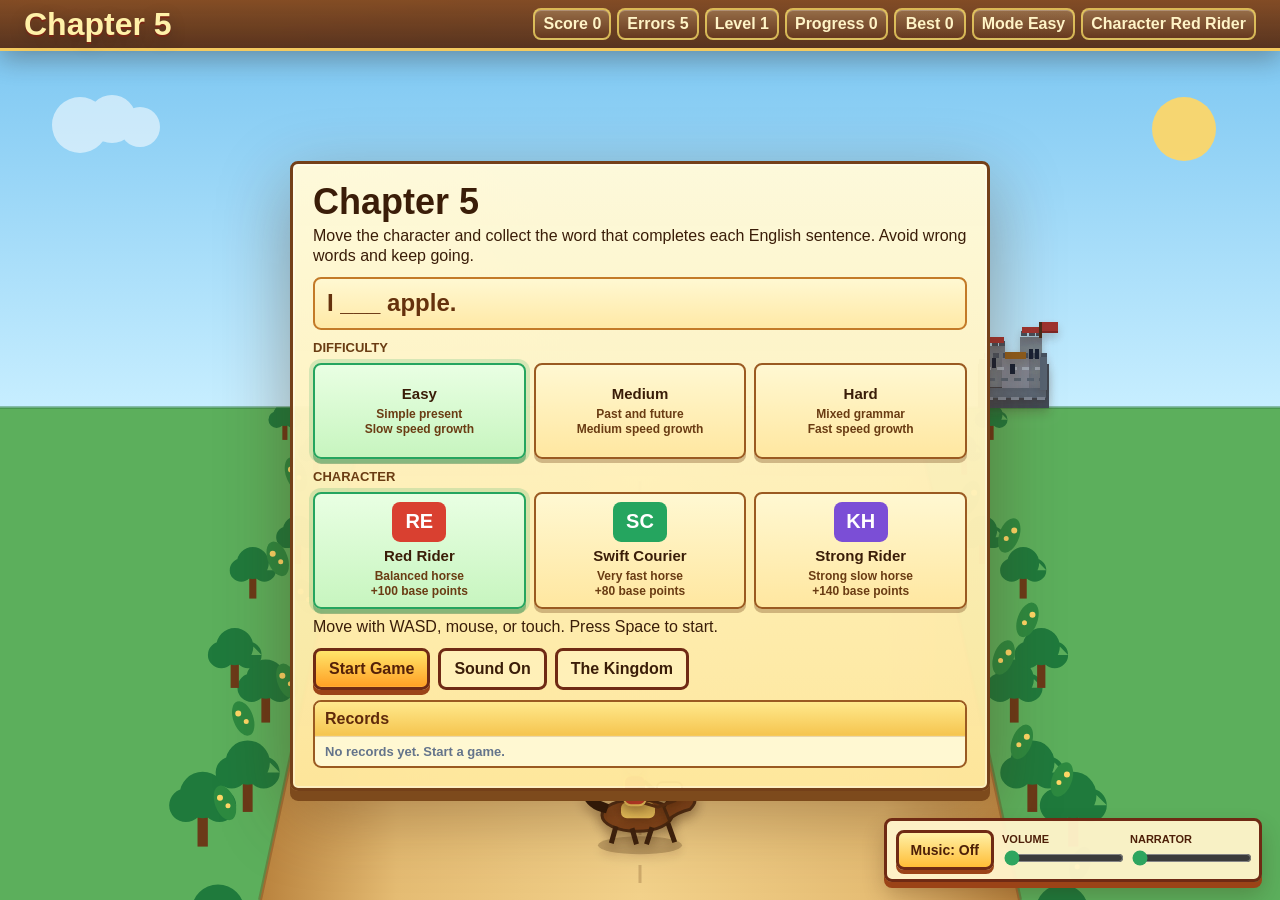
<file: games/grammar-galaxy/index.html>
<!DOCTYPE html>
<html lang="en">
<head>
  <meta charset="UTF-8">
  <meta name="viewport" content="width=1180">
  <title>Chapter 5</title>
  <style>
    * {
      box-sizing: border-box;
    }

    :root {
      --ink: #3a1d08;
      --paper: #fff4c7;
      --sea: #25a55f;
      --sun: #f6b332;
      --rose: #d94030;
      --blue: #1f75bd;
      --space: #7fc8f2;
      --wood: #8b4a1d;
      --gold: #ffd766;
    }

    body {
      margin: 0;
      min-height: 100vh;
      color: var(--paper);
      font-family: "Trebuchet MS", "Segoe UI", Arial, sans-serif;
      background:
        linear-gradient(180deg, #7fc8f2 0%, #bde8ff 36%, #8fd176 37%, #3e9b50 100%);
      overflow: hidden;
    }

    body::before {
      content: "";
      position: fixed;
      inset: 0;
      background:
        radial-gradient(circle at 18% 12%, rgba(255, 247, 181, 0.34), transparent 18rem),
        linear-gradient(180deg, rgba(255, 255, 255, 0.08), rgba(46, 27, 8, 0.08));
      pointer-events: none;
    }

    body.is-menu .sentence-banner,
    body.is-menu .word-tray,
    body.is-ended .sentence-banner,
    body.is-ended .word-tray {
      display: none;
    }

    .screen {
      min-height: 100vh;
      display: grid;
      grid-template-rows: auto 1fr;
    }

    header {
      display: flex;
      align-items: center;
      justify-content: space-between;
      gap: 10px;
      padding: 8px clamp(10px, 3vw, 24px);
      position: relative;
      z-index: 3;
      background: linear-gradient(180deg, rgba(130, 68, 24, 0.94), rgba(83, 38, 13, 0.92));
      border-bottom: 3px solid rgba(255, 215, 102, 0.9);
      backdrop-filter: blur(12px);
      box-shadow: 0 8px 26px rgba(50, 23, 6, 0.32);
    }

    h1 {
      margin: 0;
      font-size: clamp(18px, 3vw, 32px);
      letter-spacing: 0;
      line-height: 1;
      color: #fff1a8;
      text-shadow: 0 2px 0 #7b2615, 0 5px 16px rgba(0, 0, 0, 0.28);
    }

    .hud {
      display: flex;
      flex-wrap: wrap;
      justify-content: flex-end;
      gap: 6px;
      font-weight: 700;
    }

    .pill {
      min-width: 72px;
      padding: 5px 8px;
      border: 2px solid rgba(255, 229, 106, 0.72);
      border-radius: 8px;
      background: linear-gradient(180deg, rgba(255, 244, 199, 0.22), rgba(123, 61, 22, 0.24));
      text-align: center;
      white-space: nowrap;
      box-shadow: inset 0 1px 0 rgba(255, 255, 255, 0.24);
    }

    main {
      position: relative;
      overflow: hidden;
    }

    canvas {
      display: block;
      width: 100%;
      height: 100%;
      touch-action: none;
      cursor: none;
    }

    .panel {
      position: absolute;
      left: 50%;
      top: 50%;
      width: min(700px, calc(100vw - 22px));
      max-height: calc(100vh - 76px);
      overflow: auto;
      transform: translate(-50%, -50%);
      padding: clamp(12px, 2.4vw, 20px);
      border: 3px solid #744019;
      border-radius: 8px;
      background:
        linear-gradient(180deg, rgba(255, 250, 218, 0.98), rgba(255, 232, 157, 0.96)),
        radial-gradient(circle at 10% 10%, rgba(255, 255, 255, 0.5), transparent 18rem);
      color: var(--ink);
      box-shadow:
        inset 0 0 0 2px rgba(255, 255, 255, 0.36),
        0 10px 0 #7d4a1c,
        0 24px 70px rgba(73, 36, 10, 0.38);
    }

    .panel[hidden] {
      display: none;
    }

    .panel h2 {
      margin: 0 0 6px;
      font-size: clamp(22px, 4vw, 36px);
      line-height: 1;
    }

    .panel p {
      margin: 6px 0;
      font-size: clamp(14px, 2vw, 16px);
      line-height: 1.3;
    }

    .sentence {
      margin: 10px 0;
      padding: 10px 12px;
      border-radius: 8px;
      border: 2px solid #c37a28;
      background: linear-gradient(180deg, #fff8d2, #ffe9a6);
      color: #65310d;
      font-size: clamp(16px, 3vw, 24px);
      font-weight: 800;
      line-height: 1.2;
    }

    .sentence-banner {
      position: absolute;
      left: clamp(10px, 3vw, 30px);
      right: clamp(10px, 3vw, 30px);
      top: clamp(8px, 2vw, 16px);
      z-index: 2;
      min-height: 54px;
      display: flex;
      align-items: center;
      justify-content: center;
      padding: 8px 12px;
      border: 3px solid #7d4a1c;
      border-radius: 8px;
      background: linear-gradient(180deg, rgba(255, 250, 218, 0.98), rgba(255, 231, 159, 0.97));
      color: #4c2108;
      font-size: clamp(18px, 3.7vw, 34px);
      font-weight: 900;
      line-height: 1.08;
      text-align: center;
      box-shadow: 0 10px 28px rgba(0, 0, 0, 0.28), inset 0 0 0 2px rgba(255,255,255,0.32);
      pointer-events: none;
    }

    .sentence-banner strong {
      color: var(--rose);
      padding: 0 8px;
    }

    .menu-grid {
      display: grid;
      grid-template-columns: repeat(3, minmax(0, 1fr));
      gap: 8px;
      margin: 8px 0;
    }

    .ship-card,
    .difficulty-card {
      min-height: 96px;
      display: grid;
      gap: 5px;
      justify-items: center;
      align-content: center;
      padding: 8px;
      border: 2px solid #9a5a21;
      border-radius: 8px;
      background: linear-gradient(180deg, #fff8d2, #ffe7a0);
      color: var(--ink);
      box-shadow: 0 4px 0 rgba(122, 74, 34, 0.35);
      transition: transform 0.15s ease, box-shadow 0.15s ease, background 0.15s ease;
    }

    .ship-card:hover,
    .difficulty-card:hover {
      transform: translateY(-2px);
      box-shadow: 0 7px 0 rgba(122, 74, 34, 0.32), 0 12px 24px rgba(122, 74, 34, 0.16);
    }

    .ship-card.is-selected,
    .difficulty-card.is-selected {
      border-color: var(--sea);
      background: linear-gradient(180deg, #e9ffe3, #c7f5bf);
      box-shadow: 0 0 0 4px rgba(37, 165, 95, 0.18), 0 5px 0 rgba(28, 112, 61, 0.42);
    }

    .ship-icon {
      width: 54px;
      height: 40px;
      display: grid;
      place-items: center;
      border-radius: 8px;
      color: white;
      font-size: 20px;
      font-weight: 900;
    }

    .ship-title {
      font-size: 15px;
      font-weight: 900;
    }

    .ship-stats {
      font-size: 12px;
      font-weight: 700;
      color: #6a3c13;
      text-align: center;
      line-height: 1.25;
    }

    .menu-label {
      margin: 10px 0 5px;
      font-size: 13px;
      font-weight: 900;
      color: #6a3c13;
      text-transform: uppercase;
    }

    .actions {
      display: flex;
      flex-wrap: wrap;
      gap: 8px;
      margin-top: 10px;
    }

    button, a.home-link {
      border: 3px solid #6f2a14;
      border-radius: 8px;
      padding: 9px 13px;
      color: #542008;
      background: linear-gradient(180deg, #ffe56a, #ff9f24);
      font: inherit;
      font-weight: 800;
      text-decoration: none;
      cursor: pointer;
      box-shadow: 0 5px 0 #9b4317;
      transition: transform 0.12s ease, box-shadow 0.12s ease, filter 0.12s ease;
    }

    button:hover, a.home-link:hover {
      filter: brightness(1.05);
      transform: translateY(-1px);
      box-shadow: 0 6px 0 #9b4317, 0 10px 18px rgba(77, 34, 8, 0.2);
    }

    button:active, a.home-link:active {
      transform: translateY(3px);
      box-shadow: 0 2px 0 #9b4317;
    }

    button.secondary, a.home-link {
      color: var(--ink);
      background: #fff0b8;
      box-shadow: none;
    }

    .word-tray {
      position: absolute;
      right: clamp(10px, 2vw, 18px);
      top: clamp(76px, 12vh, 116px);
      width: min(240px, calc(100vw - 20px));
      display: grid;
      grid-template-columns: 1fr 1fr;
      align-items: center;
      gap: 8px;
      pointer-events: auto;
    }

    .target {
      grid-column: 1 / -1;
      min-height: 34px;
      padding: 7px 9px;
      border-radius: 8px;
      border: 3px solid #7d4a1c;
      background: linear-gradient(180deg, rgba(255, 250, 218, 0.96), rgba(255, 232, 157, 0.94));
      color: var(--ink);
      font-weight: 800;
      font-size: 12px;
      line-height: 1.2;
      box-shadow: 0 10px 28px rgba(0, 0, 0, 0.28);
    }

    .target strong {
      color: var(--rose);
    }

    .sound {
      pointer-events: auto;
      min-width: 0;
      height: 34px;
      padding: 0 8px;
      background: linear-gradient(180deg, #88e66f, #25a55f);
      font-size: 12px;
    }

    .leaderboard {
      margin-top: 10px;
      border-radius: 8px;
      overflow: hidden;
      border: 2px solid #9a5a21;
      background: #fff8d2;
    }

    .leaderboard-title {
      padding: 8px 10px;
      background: linear-gradient(180deg, #ffe98d, #f5c44e);
      color: #5f2a0b;
      font-weight: 900;
    }

    .score-row {
      display: grid;
      grid-template-columns: 42px 1fr 86px 74px;
      gap: 8px;
      padding: 7px 10px;
      border-top: 1px solid rgba(154, 90, 33, 0.22);
      color: #4d250a;
      font-size: 13px;
      font-weight: 700;
    }

    .score-row.empty {
      grid-template-columns: 1fr;
      color: #64748b;
    }

    @media (max-width: 720px) {
      body {
        overflow: auto;
      }

      .screen {
        min-height: 100dvh;
      }

      header {
        align-items: flex-start;
        flex-direction: column;
      }

      .hud {
        justify-content: flex-start;
      }

      .pill {
        min-width: 62px;
        padding: 5px 7px;
        font-size: 13px;
      }

      .menu-grid {
        grid-template-columns: 1fr;
      }

      .sentence-banner {
        min-height: 46px;
        top: 6px;
        left: 8px;
        right: 8px;
        font-size: clamp(16px, 5vw, 24px);
      }

      .panel {
        top: calc(50% - 36px);
        max-height: calc(100dvh - 112px);
      }

      .word-tray {
        right: 8px;
        top: 70px;
        width: min(210px, calc(100vw - 16px));
      }

      main {
        min-height: 560px;
        padding-bottom: 82px;
      }

      canvas {
        min-height: 520px;
      }
    }
  </style>
</head>
<body>
  <div class="screen">
    <header>
      <h1>Chapter 5</h1>
      <div class="hud" aria-live="polite">
        <div class="pill">Score <span id="score">0</span></div>
        <div class="pill">Errors <span id="lives">5</span></div>
        <div class="pill">Level <span id="level">1</span></div>
        <div class="pill">Progress <span id="progress">0</span></div>
        <div class="pill">Best <span id="bestScore">0</span></div>
        <div class="pill">Mode <span id="difficultyName">Easy</span></div>
        <div class="pill">Character <span id="shipName">Red Rider</span></div>
      </div>
    </header>

    <main>
      <canvas id="game" aria-label="Chapter 5 grammar game"></canvas>
      <div class="sentence-banner" id="bigSentence">I <strong>___</strong> apple.</div>

      <div class="word-tray">
        <div class="target" id="targetSentence">Choose a character and press Start Game.</div>
        <button class="sound" id="soundToggle" type="button" aria-label="Toggle sound">Sound On</button>
        <button class="sound" id="gameMenuButton" type="button">Menu</button>
      </div>

      <section class="panel" id="startPanel">
        <h2>Chapter 5</h2>
        <p>Move the character and collect the word that completes each English sentence. Avoid wrong words and keep going.</p>
        <div class="sentence" id="previewSentence">I ___ apple.</div>
        <div class="menu-label">Difficulty</div>
        <div class="menu-grid" id="difficultyMenu">
          <button class="difficulty-card is-selected" type="button" data-difficulty="easy">
            <span class="ship-title">Easy</span>
            <span class="ship-stats">Simple present<br>Slow speed growth</span>
          </button>
          <button class="difficulty-card" type="button" data-difficulty="medium">
            <span class="ship-title">Medium</span>
            <span class="ship-stats">Past and future<br>Medium speed growth</span>
          </button>
          <button class="difficulty-card" type="button" data-difficulty="hard">
            <span class="ship-title">Hard</span>
            <span class="ship-stats">Mixed grammar<br>Fast speed growth</span>
          </button>
        </div>
        <div class="menu-label">Character</div>
        <div class="menu-grid" id="shipMenu">
          <button class="ship-card is-selected" type="button" data-ship="comet">
            <span class="ship-icon" style="background:#d94030;">RE</span>
            <span class="ship-title">Red Rider</span>
            <span class="ship-stats">Balanced horse<br>+100 base points</span>
          </button>
          <button class="ship-card" type="button" data-ship="scout">
            <span class="ship-icon" style="background:#25a55f;">SC</span>
            <span class="ship-title">Swift Courier</span>
            <span class="ship-stats">Very fast horse<br>+80 base points</span>
          </button>
          <button class="ship-card" type="button" data-ship="cruiser">
            <span class="ship-icon" style="background:#7b4ed6;">KH</span>
            <span class="ship-title">Strong Rider</span>
            <span class="ship-stats">Strong slow horse<br>+140 base points</span>
          </button>
        </div>
        <p>Move with WASD, mouse, or touch. Press Space to start.</p>
        <div class="actions">
          <button id="startButton" type="button">Start Game</button>
          <button class="secondary" id="menuSoundButton" type="button">Sound On</button>
          <a class="home-link" href="../../index.html">The Kingdom</a>
        </div>
        <div class="leaderboard">
          <div class="leaderboard-title">Records</div>
          <div id="menuScores"></div>
        </div>
      </section>

      <section class="panel" id="endPanel" hidden>
        <h2 id="endTitle">Game complete</h2>
        <p id="endText"></p>
        <div class="sentence" id="finalSentence"></div>
        <div class="actions">
          <button id="againButton" type="button">Play Again</button>
          <button class="secondary" id="backToMenuButton" type="button">Menu</button>
          <a class="home-link" href="../../index.html">The Kingdom</a>
        </div>
        <div class="leaderboard">
          <div class="leaderboard-title">Records</div>
          <div id="endScores"></div>
        </div>
      </section>
    </main>
  </div>

  <script src="../../assets/images/vocab/vocab-icons.js"></script>
  <script>
    const canvas = document.getElementById("game");
    const ctx = canvas.getContext("2d");
    const scoreEl = document.getElementById("score");
    const livesEl = document.getElementById("lives");
    const levelEl = document.getElementById("level");
    const progressEl = document.getElementById("progress");
    const bestScoreEl = document.getElementById("bestScore");
    const difficultyNameEl = document.getElementById("difficultyName");
    const shipNameEl = document.getElementById("shipName");
    const bigSentenceEl = document.getElementById("bigSentence");
    const targetSentenceEl = document.getElementById("targetSentence");
    const startPanel = document.getElementById("startPanel");
    const endPanel = document.getElementById("endPanel");
    const endTitle = document.getElementById("endTitle");
    const endText = document.getElementById("endText");
    const finalSentence = document.getElementById("finalSentence");
    const startButton = document.getElementById("startButton");
    const againButton = document.getElementById("againButton");
    const backToMenuButton = document.getElementById("backToMenuButton");
    const gameMenuButton = document.getElementById("gameMenuButton");
    const soundToggle = document.getElementById("soundToggle");
    const menuSoundButton = document.getElementById("menuSoundButton");
    const menuScores = document.getElementById("menuScores");
    const endScores = document.getElementById("endScores");
    const shipButtons = [...document.querySelectorAll(".ship-card")];
    const difficultyButtons = [...document.querySelectorAll(".difficulty-card")];

    const promptSets = {
      easy: [
        { text: "I ___ apple.", answer: "eat", options: ["eat", "drink", "sleep"] },
        { text: "we ___ water.", answer: "drink", options: ["drink", "read", "fight"] },
        { text: "the dog is ___.", answer: "happy", options: ["happy", "under", "three"] },
        { text: "the cat is ___ the table.", answer: "under", options: ["under", "but", "can"] },
        { text: "she can ___.", answer: "fly", options: ["fly", "bread", "purple"] },
        { text: "he can ___ a book.", answer: "read", options: ["read", "water", "near"] },
        { text: "this flower is ___.", answer: "yellow", options: ["yellow", "cannot", "behind"] },
        { text: "my horse can ___.", answer: "run", options: ["run", "milk", "the"] },
        { text: "the queen is ___.", answer: "sad", options: ["sad", "on", "five"] },
        { text: "they can ___.", answer: "jump", options: ["jump", "chest", "white"] }
      ],
      medium: [
        { text: "the knight can ___ the dragon.", answer: "fight", options: ["fight", "tea", "yellow"] },
        { text: "the guard can ___ the chest.", answer: "open", options: ["open", "eat", "rain"] },
        { text: "the wizard can ___ a portal.", answer: "open", options: ["open", "sleep", "brown"] },
        { text: "the princess is in the ___.", answer: "castle", options: ["castle", "drink", "weak"] },
        { text: "the treasure is under the ___.", answer: "tree", options: ["tree", "he", "ten"] },
        { text: "where is the ___?", answer: "tower", options: ["tower", "but", "walk"] },
        { text: "who is your ___?", answer: "friend", options: ["friend", "near", "black"] },
        { text: "the elf and fairy ___.", answer: "play", options: ["play", "key", "cold"] },
        { text: "the pirate can ___ gold.", answer: "take", options: ["take", "under", "blue"] },
        { text: "the captain can ___ the map.", answer: "read", options: ["read", "horse", "dark"] },
        { text: "the dragon is ___ and strong.", answer: "big", options: ["big", "an", "fish"] },
        { text: "the river is near the ___.", answer: "forest", options: ["forest", "my", "cake"] }
      ],
      hard: [
        { text: "the dragon is big ___ slow.", answer: "but", options: ["but", "under", "six"] },
        { text: "the knight is strong ___ the wizard is weak.", answer: "but", options: ["but", "near", "apple"] },
        { text: "I cannot ___ in the cave.", answer: "swim", options: ["swim", "book", "yellow"] },
        { text: "what can you ___?", answer: "find", options: ["find", "purple", "the"] },
        { text: "the key is ___ the chest.", answer: "in", options: ["in", "but", "dragon"] },
        { text: "the pirate and captain can ___.", answer: "fight", options: ["fight", "coin", "white"] },
        { text: "this is a ___.", answer: "sword", options: ["sword", "are", "happy"] },
        { text: "that is an ___.", answer: "owl", options: ["owl", "road", "can"] },
        { text: "the road is near the ___.", answer: "farm", options: ["farm", "you", "hot"] },
        { text: "why can the bird ___?", answer: "fly", options: ["fly", "milk", "there"] },
        { text: "how can we ___ the team?", answer: "help", options: ["help", "orange", "under"] },
        { text: "where can they ___ the secret?", answer: "find", options: ["find", "pink", "cannot"] },
        { text: "the wizard is here ___ the witch is there.", answer: "and", options: ["and", "black", "eat"] },
        { text: "my shield is small ___ strong.", answer: "but", options: ["but", "river", "an"] }
      ]
    };

    const difficulties = {
      easy: { id: "easy", name: "Easy", baseFall: 34, speedGain: 3, randomFall: 7, pointBonus: 0, mistakes: 5 },
      medium: { id: "medium", name: "Medium", baseFall: 44, speedGain: 5, randomFall: 9, pointBonus: 25, mistakes: 4 },
      hard: { id: "hard", name: "Hard", baseFall: 56, speedGain: 7, randomFall: 11, pointBonus: 55, mistakes: 3 }
    };

    const ships = {
      comet: {
        id: "comet",
        name: "Red Rider",
        body: "#d94030",
        wing: "#ffd766",
        glass: "#fff4c7",
        flame: "#8b4a1d",
        horse: "#8b4a1d",
        speed: 520,
        basePoints: 100,
        shape: "classic"
      },
      scout: {
        id: "scout",
        name: "Swift Courier",
        body: "#25a55f",
        wing: "#ffd766",
        glass: "#fff4c7",
        flame: "#8b4a1d",
        horse: "#b96f36",
        speed: 650,
        basePoints: 80,
        shape: "needle"
      },
      cruiser: {
        id: "cruiser",
        name: "Strong Rider",
        body: "#7b4ed6",
        wing: "#ffd766",
        glass: "#fff4c7",
        flame: "#8b4a1d",
        horse: "#5b351c",
        speed: 440,
        basePoints: 140,
        shape: "wide"
      }
    };

    const keys = new Set();
    const pointer = { active: false, x: 0 };
    const ship = { x: 0, y: 0, width: 74, height: 54, speed: 520 };
    let width = 0;
    let height = 0;
    let score = 0;
    let lives = 3;
    let promptIndex = 0;
    let words = [];
    let stars = [];
    let running = false;
    let lastTime = 0;
    let spawnTimer = 0;
    let audioContext = null;
    let soundOn = true;
    let selectedShip = ships.comet;
    let selectedDifficulty = difficulties.easy;
    let prompts = promptSets.easy;
    const scoreKey = "royalGrammarMessengerRecords";
    const vocabImageCache = new Map();

    function vocabIconData(word) {
      return window.KINGDOM_VOCAB_ICONS?.find(word) || null;
    }

    function vocabAtlasImage(icon) {
      if (!icon) return null;
      if (!vocabImageCache.has(icon.src)) {
        const image = new Image();
        image.src = icon.src;
        vocabImageCache.set(icon.src, image);
      }
      return vocabImageCache.get(icon.src);
    }

    function drawVocabIcon(label, x, y, size) {
      const icon = vocabIconData(label);
      const image = vocabAtlasImage(icon);
      if (!icon || !image || !image.complete || !image.naturalWidth) return false;

      const cellWidth = image.naturalWidth / icon.cols;
      const cellHeight = image.naturalHeight / icon.rows;
      const insetX = cellWidth * 0.055;
      const insetY = cellHeight * 0.055;
      const inner = size - 6;
      ctx.save();
      ctx.fillStyle = "#fff4c7";
      ctx.strokeStyle = "#7d4a1c";
      ctx.lineWidth = 2;
      ctx.beginPath();
      ctx.roundRect(x, y, size, size, 7);
      ctx.fill();
      ctx.stroke();
      ctx.beginPath();
      ctx.roundRect(x + 3, y + 3, inner, inner, 5);
      ctx.clip();
      ctx.drawImage(
        image,
        icon.col * cellWidth + insetX,
        icon.row * cellHeight + insetY,
        cellWidth - insetX * 2,
        cellHeight - insetY * 2,
        x + 3,
        y + 3,
        inner,
        inner
      );
      ctx.restore();
      return true;
    }

    function resize() {
      const rect = canvas.parentElement.getBoundingClientRect();
      const dpr = Math.min(window.devicePixelRatio || 1, 2);
      width = rect.width;
      height = rect.height;
      canvas.width = Math.floor(width * dpr);
      canvas.height = Math.floor(height * dpr);
      ctx.setTransform(dpr, 0, 0, dpr, 0, 0);
      ship.x = Math.min(Math.max(ship.x || width / 2, 50), width - 50);
      ship.y = Math.min(Math.max(ship.y || height - 92, 92), height - 58);
      stars = Array.from({ length: Math.floor(width / 18) }, () => ({
        x: Math.random() * width,
        y: Math.random() * height,
        size: Math.random() * 2 + 0.6,
        speed: Math.random() * 65 + 20
      }));
    }

    function currentPrompt() {
      return prompts[promptIndex % prompts.length];
    }

    function capitalizeSentence(text) {
      return text.charAt(0).toUpperCase() + text.slice(1);
    }

    function loadRecords() {
      try {
        return JSON.parse(localStorage.getItem(scoreKey)) || [];
      } catch (error) {
        return [];
      }
    }

    function saveRecords(records) {
      localStorage.setItem(scoreKey, JSON.stringify(records.slice(0, 10)));
    }

    function bestForCurrentMode() {
      return loadRecords()
        .filter((record) => record.difficulty === selectedDifficulty.name)
        .reduce((best, record) => Math.max(best, record.score), 0);
    }

    function renderRecords() {
      const records = loadRecords();
      const html = records.length
        ? records.slice(0, 7).map((record, index) => `
          <div class="score-row">
            <span>#${index + 1}</span>
            <span>${record.difficulty} / ${record.ship}</span>
            <span>${record.score}</span>
            <span>${record.progress}</span>
          </div>
        `).join("")
        : `<div class="score-row empty">No records yet. Start a game.</div>`;
      menuScores.innerHTML = html;
      endScores.innerHTML = html;
    }

    function addRecord() {
      if (score <= 0) return;
      const records = loadRecords();
      records.push({
        score,
        difficulty: selectedDifficulty.name,
        ship: selectedShip.name,
        progress: `${promptIndex} words`
      });
      records.sort((a, b) => b.score - a.score);
      saveRecords(records);
      renderRecords();
    }

    function updateHud() {
      scoreEl.textContent = score;
      livesEl.textContent = lives;
      levelEl.textContent = (promptIndex % prompts.length) + 1;
      progressEl.textContent = promptIndex;
      bestScoreEl.textContent = bestForCurrentMode();
      difficultyNameEl.textContent = selectedDifficulty.name;
      shipNameEl.textContent = selectedShip.name;
      const prompt = currentPrompt();
      const visibleSentence = capitalizeSentence(prompt.text).replace("___", "<strong>___</strong>");
      const round = Math.floor(promptIndex / prompts.length) + 1;
      bigSentenceEl.innerHTML = visibleSentence;
      targetSentenceEl.textContent = `Round ${round} | Sentence ${promptIndex + 1}`;
    }

    function fillSentence(prompt) {
      return capitalizeSentence(prompt.text).replace("___", prompt.answer);
    }

    function ensureAudio() {
      audioContext = audioContext || new (window.AudioContext || window.webkitAudioContext)();
      if (audioContext.state === "suspended") {
        audioContext.resume();
      }
      return audioContext;
    }

    function playTone(frequency, delay, duration, type = "sine", volume = 0.08) {
      if (!soundOn) return;
      const audio = ensureAudio();
      const start = audio.currentTime + delay;
      const osc = audio.createOscillator();
      const gain = audio.createGain();
      osc.type = type;
      osc.frequency.setValueAtTime(frequency, start);
      gain.gain.setValueAtTime(0.0001, start);
      gain.gain.exponentialRampToValueAtTime(volume, start + 0.02);
      gain.gain.exponentialRampToValueAtTime(0.0001, start + duration);
      osc.connect(gain);
      gain.connect(audio.destination);
      osc.start(start);
      osc.stop(start + duration + 0.02);
    }

    function playSound(name) {
      if (name === "start") {
        playTone(330, 0, 0.09, "triangle", 0.08);
        playTone(494, 0.08, 0.11, "triangle", 0.08);
        return;
      }
      if (name === "correct") {
        playTone(523.25, 0, 0.09, "sine", 0.075);
        playTone(783.99, 0.08, 0.13, "sine", 0.075);
        return;
      }
      if (name === "wrong") {
        playTone(174.61, 0, 0.12, "sawtooth", 0.055);
        playTone(130.81, 0.09, 0.16, "sawtooth", 0.045);
        return;
      }
      if (name === "end") {
        playTone(246.94, 0, 0.12, "triangle", 0.07);
        playTone(196, 0.11, 0.18, "triangle", 0.06);
      }
    }

    function updateSoundButtons() {
      const label = soundOn ? "Sound On" : "Sound Off";
      soundToggle.textContent = label;
      menuSoundButton.textContent = label;
      soundToggle.setAttribute("aria-label", soundOn ? "Turn sound off" : "Turn sound on");
    }

    function toggleSound() {
      soundOn = !soundOn;
      updateSoundButtons();
      if (soundOn) {
        playSound("start");
      }
    }

    function selectShip(shipId) {
      selectedShip = ships[shipId] || ships.comet;
      ship.speed = selectedShip.speed;
      shipButtons.forEach((button) => {
        button.classList.toggle("is-selected", button.dataset.ship === selectedShip.id);
      });
      updateHud();
    }

    function selectDifficulty(difficultyId) {
      selectedDifficulty = difficulties[difficultyId] || difficulties.easy;
      prompts = promptSets[selectedDifficulty.id];
      promptIndex = 0;
      if (!running) {
        lives = selectedDifficulty.mistakes;
      }
      difficultyButtons.forEach((button) => {
        button.classList.toggle("is-selected", button.dataset.difficulty === selectedDifficulty.id);
      });
      document.getElementById("previewSentence").textContent = capitalizeSentence(prompts[0].text);
      updateHud();
      renderRecords();
      drawStars(0);
      drawPlanet();
      drawShip();
    }

    function getHorizonY() {
      return height * 0.42;
    }

    function getRoadMetrics(y = height) {
      const horizon = getHorizonY();
      const bottomWidth = Math.max(360, Math.min(760, width * 0.72));
      const topWidth = Math.max(280, Math.min(bottomWidth * 0.72, width * 0.56));
      const travel = Math.max(1, height - horizon);
      const t = Math.max(0, Math.min(1, (y - horizon) / travel));
      const roadWidth = topWidth + (bottomWidth - topWidth) * t;
      const center = width / 2;
      return {
        center,
        horizon,
        roadWidth,
        left: center - roadWidth / 2,
        right: center + roadWidth / 2,
        topWidth,
        bottomWidth
      };
    }

    function spawnWords() {
      const prompt = currentPrompt();
      const shuffled = [...prompt.options].sort(() => Math.random() - 0.5);
      const laneCount = shuffled.length;
      const startY = getHorizonY() + 28;
      const road = getRoadMetrics(startY);
      words = shuffled.map((label, index) => {
        const wordWidth = Math.min(220, Math.max(126, label.length * 10 + 72));
        const lane = (index + 1) / (laneCount + 1);
        const jitter = (Math.random() * 18 - 9);
        const rawX = road.left + road.roadWidth * lane + jitter;
        const minX = road.left + wordWidth / 2 + 12;
        const maxX = road.right - wordWidth / 2 - 12;
        return {
          label,
          x: Math.max(minX, Math.min(maxX, rawX)),
          y: startY + Math.random() * 18,
          width: wordWidth,
          radius: 34,
          speed: selectedDifficulty.baseFall
            + promptIndex * selectedDifficulty.speedGain
            + Math.random() * selectedDifficulty.randomFall,
          correct: label === prompt.answer,
          spin: Math.random() * Math.PI
        };
      });
    }

    function startGame() {
      score = 0;
      lives = selectedDifficulty.mistakes;
      promptIndex = 0;
      words = [];
      running = true;
      document.body.classList.remove("is-menu", "is-ended");
      document.body.classList.add("is-playing");
      ship.x = width / 2;
      ship.y = height - 92;
      lastTime = performance.now();
      spawnTimer = 0;
      startPanel.hidden = true;
      endPanel.hidden = true;
      updateHud();
      spawnWords();
      playSound("start");
      requestAnimationFrame(loop);
    }

    function endGame() {
      running = false;
      addRecord();
      playSound("end");
      document.body.classList.remove("is-playing");
      document.body.classList.add("is-ended");
      endPanel.hidden = false;
      endTitle.textContent = "Game ended";
      endText.textContent = `You scored ${score} points and completed ${promptIndex} sentences on ${selectedDifficulty.name}.`;
      finalSentence.textContent = `Best ${selectedDifficulty.name} score: ${bestForCurrentMode()}`;
      updateHud();
    }

    function showMenu() {
      running = false;
      words = [];
      keys.clear();
      pointer.active = false;
      document.body.classList.remove("is-playing", "is-ended");
      document.body.classList.add("is-menu");
      startPanel.hidden = false;
      endPanel.hidden = true;
      lives = selectedDifficulty.mistakes;
      promptIndex = 0;
      updateHud();
      renderRecords();
      drawStars(0);
      drawPlanet();
      drawShip();
    }

    function drawStars(delta) {
      const roadBottom = getRoadMetrics(height);
      const roadTop = getRoadMetrics(roadBottom.horizon);
      const laneCenter = roadBottom.center;
      const sky = ctx.createLinearGradient(0, 0, 0, height);
      sky.addColorStop(0, "#7fc8f2");
      sky.addColorStop(0.42, "#c7eeff");
      sky.addColorStop(0.43, "#7acb69");
      sky.addColorStop(1, "#3f9a4f");
      ctx.fillStyle = sky;
      ctx.fillRect(0, 0, width, height);

      const scroll = (performance.now() * 0.08) % 80;
      ctx.fillStyle = "rgba(255,255,255,0.55)";
      ctx.beginPath();
      ctx.arc(80, 74, 28, 0, Math.PI * 2);
      ctx.arc(112, 68, 24, 0, Math.PI * 2);
      ctx.arc(140, 76, 20, 0, Math.PI * 2);
      ctx.fill();

      ctx.fillStyle = "rgba(255, 215, 102, 0.92)";
      ctx.beginPath();
      ctx.arc(width - 96, 78, 32, 0, Math.PI * 2);
      ctx.fill();

      ctx.fillStyle = "#5caf5c";
      ctx.fillRect(0, roadBottom.horizon, width, height - roadBottom.horizon);

      ctx.strokeStyle = "rgba(45, 120, 57, 0.42)";
      ctx.lineWidth = 3;
      ctx.beginPath();
      ctx.moveTo(0, roadBottom.horizon);
      ctx.lineTo(width, roadBottom.horizon);
      ctx.stroke();

      const treeTravel = height - roadBottom.horizon + 120;
      ctx.save();
      ctx.beginPath();
      ctx.rect(0, roadBottom.horizon, width, height - roadBottom.horizon);
      ctx.clip();
      for (let i = 0; i < 9; i += 1) {
        const y = roadBottom.horizon + ((scroll * 1.55 + i * 116) % treeTravel);
        const roadAtY = getRoadMetrics(y);
        const scale = 0.62 + Math.max(0, Math.min(1, (y - roadBottom.horizon) / (height - roadBottom.horizon))) * 0.85;
        const leftX = roadAtY.left - 42 - (i % 2) * 38;
        const rightX = roadAtY.right + 42 + (i % 2) * 34;
        for (const treeX of [leftX, rightX]) {
          if (treeX < -60 || treeX > width + 60) continue;
          ctx.fillStyle = "#6b3a18";
          ctx.fillRect(treeX - 4 * scale, y + 12 * scale, 8 * scale, 28 * scale);
          ctx.fillStyle = "#1f7a3c";
          ctx.beginPath();
          ctx.arc(treeX, y, 18 * scale, 0, Math.PI * 2);
          ctx.arc(treeX - 13 * scale, y + 8 * scale, 13 * scale, 0, Math.PI * 2);
          ctx.arc(treeX + 13 * scale, y + 8 * scale, 13 * scale, 0, Math.PI * 2);
          ctx.fill();
        }
      }
      ctx.restore();

      const road = ctx.createLinearGradient(roadBottom.left, 0, roadBottom.right, 0);
      road.addColorStop(0, "#b9823d");
      road.addColorStop(0.18, "#e5bc73");
      road.addColorStop(0.5, "#f2d18a");
      road.addColorStop(0.82, "#e5bc73");
      road.addColorStop(1, "#b9823d");
      ctx.fillStyle = road;
      ctx.beginPath();
      ctx.moveTo(roadTop.left, roadBottom.horizon);
      ctx.lineTo(roadTop.right, roadBottom.horizon);
      ctx.lineTo(roadBottom.right, height);
      ctx.lineTo(roadBottom.left, height);
      ctx.closePath();
      ctx.fill();

      ctx.strokeStyle = "rgba(111, 66, 25, 0.36)";
      ctx.lineWidth = 4;
      ctx.beginPath();
      ctx.moveTo(roadTop.left, roadBottom.horizon);
      ctx.lineTo(roadBottom.left, height);
      ctx.moveTo(roadTop.right, roadBottom.horizon);
      ctx.lineTo(roadBottom.right, height);
      ctx.stroke();

      ctx.strokeStyle = "rgba(110, 66, 25, 0.26)";
      ctx.lineWidth = 3;
      ctx.setLineDash([18, 30]);
      ctx.lineDashOffset = -scroll;
      ctx.beginPath();
      ctx.moveTo(laneCenter, roadBottom.horizon);
      ctx.lineTo(laneCenter, height);
      ctx.stroke();
      ctx.setLineDash([]);

      ctx.save();
      ctx.beginPath();
      ctx.rect(0, roadBottom.horizon, width, height - roadBottom.horizon);
      ctx.clip();
      for (let i = 0; i < 16; i += 1) {
        const y = roadBottom.horizon + ((scroll * 1.15 + i * 61) % (height - roadBottom.horizon + 80));
        const roadAtY = getRoadMetrics(y);
        const side = i % 2 === 0 ? -1 : 1;
        const x = side < 0 ? roadAtY.left - 20 - (i % 4) * 18 : roadAtY.right + 20 + (i % 4) * 16;
        if (x < 0 || x > width) continue;
        ctx.fillStyle = "#2d8a40";
        ctx.beginPath();
        ctx.ellipse(x, y, 10, 18, side * 0.35, 0, Math.PI * 2);
        ctx.fill();
        ctx.fillStyle = "#ffd766";
        ctx.beginPath();
        ctx.arc(x + side * 5, y - 5, 3, 0, Math.PI * 2);
        ctx.arc(x - side * 3, y + 3, 2.5, 0, Math.PI * 2);
        ctx.fill();
      }
      ctx.restore();
    }

    function drawPlanet() {
      const horizon = getHorizonY();
      const road = getRoadMetrics(horizon);
      const scale = Math.max(0.24, Math.min(0.34, width / 2800));
      const castleWidth = 236 * scale;
      const x = Math.max(14, Math.min(width - castleWidth - 8, road.right + 64));
      const baseY = horizon - 190 * scale;

      function castleRect(rx, ry, rw, rh, color) {
        ctx.fillStyle = color;
        ctx.fillRect(
          Math.round(x + rx * scale),
          Math.round(baseY + ry * scale),
          Math.round(rw * scale),
          Math.round(rh * scale)
        );
      }

      ctx.save();
      ctx.shadowColor = "rgba(58, 29, 8, 0.22)";
      ctx.shadowBlur = 10;
      ctx.shadowOffsetY = 5;

      castleRect(0, 62, 210, 128, "#3f4a56");
      castleRect(22, 10, 58, 122, "#6f7a87");
      castleRect(126, -18, 66, 152, "#6f7a87");
      castleRect(72, 45, 80, 92, "#7d8794");
      castleRect(15, 132, 184, 28, "#576371");

      for (let bx = 18; bx < 204; bx += 28) {
        castleRect(bx, 2 + (bx % 56 ? 28 : 0), 18, 16, "#46515f");
      }
      castleRect(42, -6, 18, 16, "#46515f");
      castleRect(62, -6, 18, 16, "#46515f");
      castleRect(128, -34, 18, 16, "#46515f");
      castleRect(150, -34, 18, 16, "#46515f");
      castleRect(172, -34, 18, 16, "#46515f");

      castleRect(24, -18, 54, 18, "#9f332f");
      castleRect(132, -46, 56, 18, "#9f332f");
      castleRect(81, 28, 62, 20, "#8f5d1d");

      for (let bx = 18; bx < 188; bx += 38) {
        castleRect(bx, 72, 20, 8, "#9fa9b5");
        castleRect(bx + 12, 104, 22, 8, "#566371");
        castleRect(bx + 4, 158, 24, 8, "#7d8794");
      }

      castleRect(43, 44, 12, 30, "#162033");
      castleRect(151, 18, 12, 30, "#162033");
      castleRect(169, 18, 12, 30, "#162033");
      castleRect(95, 62, 14, 28, "#162033");
      castleRect(180, -62, 8, 48, "#4a2c18");
      castleRect(188, -62, 48, 26, "#9f332f");
      castleRect(188, -36, 48, 7, "#7d2825");
      castleRect(5, 48, 24, 92, "#566371");
      castleRect(184, 42, 20, 96, "#566371");
      ctx.restore();
    }

    function drawShip() {
      const x = ship.x;
      const y = ship.y;
      const bob = Math.sin(performance.now() / 130) * 2;
      const wide = selectedShip.shape === "wide";
      const narrow = selectedShip.shape === "needle";
      const scale = wide ? 1.08 : narrow ? 0.92 : 1;
      const stride = Math.sin(performance.now() / 95);

      ctx.save();
      ctx.translate(x, y + bob);
      ctx.scale(scale, scale);
      ctx.shadowColor = "rgba(58, 29, 8, 0.34)";
      ctx.shadowBlur = 10;
      ctx.shadowOffsetY = 6;

      ctx.fillStyle = "rgba(58, 29, 8, 0.24)";
      ctx.beginPath();
      ctx.ellipse(0, 36, 42, 9, 0, 0, Math.PI * 2);
      ctx.fill();
      ctx.shadowColor = "rgba(58, 29, 8, 0.38)";
      ctx.shadowBlur = 12;
      ctx.shadowOffsetY = 5;

      const horseColor = selectedShip.horse;
      ctx.fillStyle = horseColor;
      ctx.strokeStyle = "#4b2a12";
      ctx.lineWidth = 3;

      ctx.beginPath();
      ctx.ellipse(-3, 6, 35, 16, 0, 0, Math.PI * 2);
      ctx.fill();
      ctx.stroke();

      ctx.beginPath();
      ctx.moveTo(24, -2);
      ctx.quadraticCurveTo(36, -24, 50, -16);
      ctx.quadraticCurveTo(60, -10, 50, 0);
      ctx.quadraticCurveTo(38, 3, 29, 10);
      ctx.closePath();
      ctx.fill();
      ctx.stroke();

      ctx.fillStyle = "#2b1708";
      ctx.beginPath();
      ctx.moveTo(-34, 4);
      ctx.quadraticCurveTo(-54, 0, -58, -16);
      ctx.quadraticCurveTo(-46, -11, -31, -5);
      ctx.fill();

      ctx.strokeStyle = "#3b200d";
      ctx.lineWidth = 5;
      ctx.beginPath();
      ctx.moveTo(-24, 17);
      ctx.lineTo(-30 - stride * 6, 34);
      ctx.moveTo(-8, 19);
      ctx.lineTo(-2 + stride * 7, 35);
      ctx.moveTo(12, 18);
      ctx.lineTo(5 - stride * 7, 35);
      ctx.moveTo(28, 14);
      ctx.lineTo(36 + stride * 6, 33);
      ctx.stroke();

      ctx.fillStyle = "#1f1309";
      ctx.beginPath();
      ctx.arc(55, -12, 2.2, 0, Math.PI * 2);
      ctx.fill();

      ctx.fillStyle = selectedShip.wing;
      ctx.beginPath();
      ctx.roundRect(-19, -7, 34, 16, 6);
      ctx.fill();

      ctx.strokeStyle = "#5c3214";
      ctx.lineWidth = 3;
      ctx.beginPath();
      ctx.moveTo(-2, -8);
      ctx.lineTo(18, -2);
      ctx.lineTo(36, -9);
      ctx.stroke();

      ctx.fillStyle = selectedShip.body;
      ctx.beginPath();
      ctx.roundRect(-16, -34, 22, 30, 7);
      ctx.fill();
      ctx.strokeStyle = selectedShip.wing;
      ctx.lineWidth = 2;
      ctx.stroke();

      ctx.fillStyle = "#d8b98c";
      ctx.beginPath();
      ctx.arc(-5, -43, 9, 0, Math.PI * 2);
      ctx.fill();

      ctx.fillStyle = "#5b351c";
      ctx.beginPath();
      ctx.arc(-5, -50, 10, Math.PI, Math.PI * 2);
      ctx.fillRect(-18, -50, 26, 4);
      ctx.fill();

      ctx.strokeStyle = selectedShip.flame;
      ctx.lineWidth = 4;
      ctx.beginPath();
      ctx.moveTo(4, -28);
      ctx.lineTo(22, -13);
      ctx.moveTo(3, -22);
      ctx.lineTo(-18, -12);
      ctx.stroke();

      ctx.fillStyle = "#fff4c7";
      ctx.strokeStyle = "#8b4a1d";
      ctx.lineWidth = 2;
      ctx.beginPath();
      ctx.roundRect(17, -27, 25, 16, 5);
      ctx.fill();
      ctx.stroke();
      ctx.shadowColor = "transparent";
      ctx.shadowBlur = 0;
      ctx.shadowOffsetY = 0;
      ctx.restore();
    }

    function drawWord(word) {
      ctx.save();
      ctx.translate(word.x, word.y);
      ctx.rotate(Math.sin(word.spin) * 0.08);
      ctx.shadowColor = "rgba(58, 29, 8, 0.26)";
      ctx.shadowBlur = 10;
      ctx.shadowOffsetY = 5;
      ctx.fillStyle = "#fff4c7";
      ctx.strokeStyle = "#8b4a1d";
      ctx.lineWidth = 3;
      ctx.beginPath();
      ctx.roundRect(-word.width / 2, -28, word.width, 56, 8);
      ctx.fill();
      ctx.stroke();
      ctx.shadowColor = "transparent";
      ctx.shadowBlur = 0;
      ctx.shadowOffsetX = 0;
      ctx.shadowOffsetY = 0;
      drawVocabIcon(word.label, -word.width / 2 + 10, -19, 38);
      ctx.fillStyle = "#5b210c";
      ctx.font = `${word.label.length > 14 ? "800 14px" : "800 17px"} Trebuchet MS, Segoe UI, Arial`;
      ctx.textAlign = "left";
      ctx.textBaseline = "middle";
      ctx.fillText(word.label, -word.width / 2 + 58, 1);
      ctx.restore();
    }

    function updateShip(delta) {
      const left = keys.has("a");
      const right = keys.has("d");
      const up = keys.has("w");
      const down = keys.has("s");
      if (left) ship.x -= ship.speed * delta;
      if (right) ship.x += ship.speed * delta;
      if (up) ship.y -= ship.speed * 0.72 * delta;
      if (down) ship.y += ship.speed * 0.72 * delta;
      if (pointer.active) {
        ship.x += (pointer.x - ship.x) * Math.min(1, delta * 10);
        ship.y += (pointer.y - ship.y) * Math.min(1, delta * 10);
      }
      ship.x = Math.max(52, Math.min(width - 52, ship.x));
      ship.y = Math.max(92, Math.min(height - 58, ship.y));
    }

    function hit(word) {
      return Math.abs(word.x - ship.x) < word.width / 2 + 26 && Math.abs(word.y - ship.y) < 42;
    }

    function advancePrompt() {
      const prompt = currentPrompt();
      score += selectedShip.basePoints + selectedDifficulty.pointBonus + promptIndex * 20;
      playSound("correct");
      promptIndex += 1;
      updateHud();
      spawnWords();
    }

    function missWord() {
      lives -= 1;
      playSound("wrong");
      updateHud();
      if (lives <= 0) {
        endGame();
      } else {
        spawnWords();
      }
    }

    function updateWords(delta) {
      for (const word of words) {
        word.y += word.speed * delta;
        word.spin += delta * 3;
        if (hit(word)) {
          if (word.correct) {
            advancePrompt();
          } else {
            score = Math.max(0, score - 30);
            missWord();
          }
          return;
        }
      }
      if (words.every((word) => word.y > height + 80)) {
        missWord();
      }
    }

    function loop(time) {
      if (!running) return;
      const delta = Math.min((time - lastTime) / 1000, 0.033);
      lastTime = time;
      spawnTimer += delta;
      drawStars(delta);
      drawPlanet();
      updateShip(delta);
      updateWords(delta);
      for (const word of words) drawWord(word);
      drawShip();
      requestAnimationFrame(loop);
    }

    window.addEventListener("resize", resize);
    window.addEventListener("keydown", (event) => {
      const key = event.key.toLowerCase();
      if (["w", "a", "s", "d"].includes(key)) {
        keys.add(key);
        event.preventDefault();
      }
      if (event.code === "Space" && !running) startGame();
    });
    window.addEventListener("keyup", (event) => {
      const key = event.key.toLowerCase();
      if (["w", "a", "s", "d"].includes(key)) {
        keys.delete(key);
      }
    });

    canvas.addEventListener("pointerdown", (event) => {
      pointer.active = true;
      pointer.x = event.clientX;
      pointer.y = event.clientY;
      if (!running) startGame();
    });
    canvas.addEventListener("pointermove", (event) => {
      pointer.x = event.clientX;
      pointer.y = event.clientY;
    });
    canvas.addEventListener("pointerup", () => {
      pointer.active = false;
    });

    startButton.addEventListener("click", startGame);
    againButton.addEventListener("click", startGame);
    backToMenuButton.addEventListener("click", showMenu);
    gameMenuButton.addEventListener("click", showMenu);
    soundToggle.addEventListener("click", toggleSound);
    menuSoundButton.addEventListener("click", toggleSound);
    shipButtons.forEach((button) => {
      button.addEventListener("click", () => selectShip(button.dataset.ship));
    });
    difficultyButtons.forEach((button) => {
      button.addEventListener("click", () => selectDifficulty(button.dataset.difficulty));
    });

    resize();
    document.body.classList.add("is-menu");
    selectShip("comet");
    selectDifficulty("easy");
    updateSoundButtons();
    renderRecords();
    updateHud();
    drawStars(0);
    drawPlanet();
    drawShip();
  </script>
  <script src="../../assets/js/kingdom-music.js" data-music-src="../../assets/sounds/tunetank-medieval-happy-music-412790.mp3"></script>
</body>
</html>
</file>
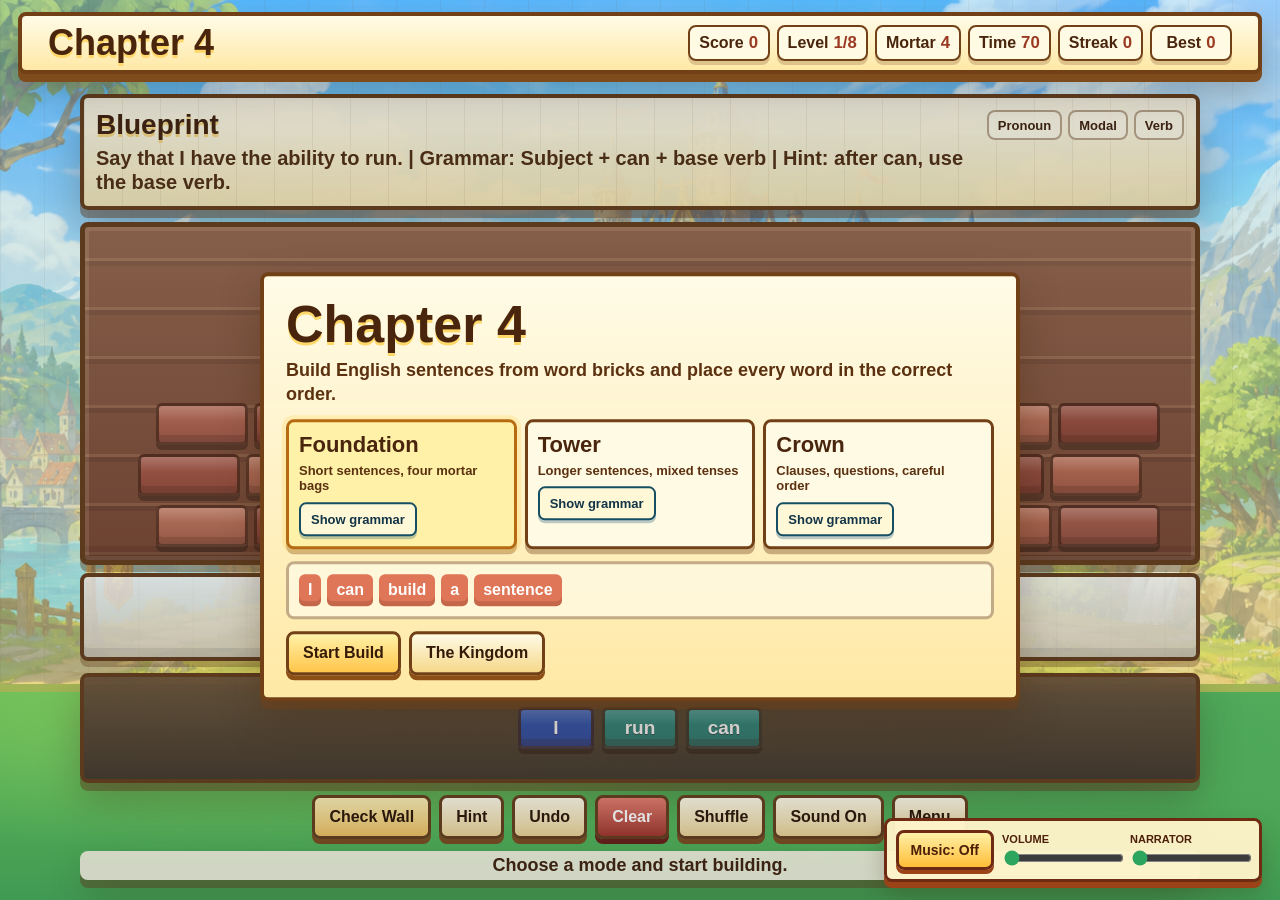
<file: games/sentence-wall-builder/index.html>
<!DOCTYPE html>
<html lang="en">
<head>
  <meta charset="UTF-8">
  <meta name="viewport" content="width=1180">
  <title>Chapter 4</title>
  <style>
    * {
      box-sizing: border-box;
    }

    :root {
      --ink: #172033;
      --paper: #fff7df;
      --blueprint: #155e75;
      --blueprint-light: #dff8ff;
      --sky: #7cc4e8;
      --grass: #36a15d;
      --gold: #f2bd35;
      --orange: #e46b3f;
      --red: #c93b3f;
      --teal: #16a394;
      --violet: #7751c9;
      --stone: #aab3bd;
      --stone-dark: #687583;
      --wood: #70401d;
      --shadow: rgba(18, 25, 38, 0.28);
    }

    body {
      margin: 0;
      min-height: 100vh;
      overflow: hidden;
      color: var(--ink);
      font-family: "Trebuchet MS", "Segoe UI", Arial, sans-serif;
      background:
        linear-gradient(180deg, rgba(61, 155, 207, 0.42), rgba(255, 214, 105, 0.18) 42%, rgba(29, 121, 67, 0.42)),
        url("../../assets/images/kingdom-hero.png");
      background-size: cover;
      background-position: center top;
    }

    body::before {
      content: "";
      position: fixed;
      inset: 0;
      pointer-events: none;
      background:
        linear-gradient(180deg, rgba(255, 255, 255, 0.24), rgba(234, 247, 255, 0.12) 46%, rgba(10, 71, 40, 0.22)),
        radial-gradient(circle at 88% 12%, rgba(255, 224, 99, 0.55), transparent 16rem);
      z-index: -1;
    }

    button,
    a {
      font: inherit;
    }

    .screen {
      min-height: 100vh;
      display: grid;
      grid-template-rows: auto 1fr;
    }

    header {
      position: relative;
      z-index: 7;
      display: flex;
      align-items: center;
      justify-content: space-between;
      gap: 12px;
      padding: 9px clamp(10px, 2.6vw, 26px);
      border-bottom: 4px solid rgba(255, 216, 91, 0.92);
      background: linear-gradient(180deg, rgba(22, 78, 99, 0.96), rgba(18, 55, 76, 0.94));
      color: white;
      box-shadow: 0 10px 28px rgba(15, 23, 42, 0.28);
    }

    h1 {
      margin: 0;
      color: #fff2a6;
      font-size: clamp(20px, 3vw, 36px);
      line-height: 1;
      letter-spacing: 0;
      text-shadow: 0 3px 0 #82411d, 0 8px 16px rgba(0, 0, 0, 0.22);
      white-space: nowrap;
    }

    .hud {
      display: flex;
      flex-wrap: wrap;
      justify-content: flex-end;
      gap: 7px;
      font-weight: 900;
    }

    .pill {
      min-width: 82px;
      min-height: 36px;
      display: inline-flex;
      align-items: center;
      justify-content: center;
      gap: 5px;
      padding: 6px 9px;
      border: 2px solid rgba(255, 229, 106, 0.74);
      border-radius: 8px;
      background: rgba(255, 255, 255, 0.13);
      color: #f8fbff;
      text-align: center;
      white-space: nowrap;
      box-shadow: inset 0 1px 0 rgba(255, 255, 255, 0.22);
    }

    .pill strong {
      color: #fff2a6;
      font-size: 1.05em;
    }

    main {
      position: relative;
      min-height: 0;
      overflow: hidden;
    }

    .site {
      position: relative;
      z-index: 1;
      min-height: 100%;
      display: grid;
      grid-template-rows: auto 1fr auto auto;
      gap: clamp(8px, 1.5vw, 12px);
      padding: clamp(10px, 2vw, 18px);
    }

    .scene-art {
      position: absolute;
      inset: 0;
      pointer-events: none;
      overflow: hidden;
    }

    .hill {
      position: absolute;
      left: -8vw;
      right: -8vw;
      bottom: -14vh;
      height: 38vh;
      background:
        radial-gradient(ellipse at 22% 0%, rgba(118, 196, 96, 0.96), transparent 34%),
        radial-gradient(ellipse at 78% 8%, rgba(71, 159, 89, 0.96), transparent 36%),
        linear-gradient(180deg, #4ea761, #217648);
      border-top: 8px solid rgba(111, 173, 88, 0.8);
    }

    .blueprint {
      position: relative;
      z-index: 2;
      width: min(1120px, 100%);
      margin: 0 auto;
      display: grid;
      grid-template-columns: minmax(0, 1fr) auto;
      gap: 10px;
      padding: 12px;
      border: 3px solid #e7fbff;
      border-radius: 8px;
      background:
        linear-gradient(rgba(255, 255, 255, 0.05) 1px, transparent 1px),
        linear-gradient(90deg, rgba(255, 255, 255, 0.05) 1px, transparent 1px),
        linear-gradient(180deg, rgba(21, 94, 117, 0.98), rgba(12, 74, 110, 0.98));
      background-size: 26px 26px, 26px 26px, auto;
      color: var(--blueprint-light);
      box-shadow: 0 12px 0 rgba(7, 50, 76, 0.5), 0 22px 46px var(--shadow);
    }

    .blueprint-title {
      margin: 0 0 7px;
      color: #fff2a6;
      font-size: clamp(18px, 2.4vw, 28px);
      font-weight: 900;
      line-height: 1.05;
    }

    .clue {
      margin: 0;
      font-size: clamp(15px, 2vw, 20px);
      font-weight: 800;
      line-height: 1.2;
    }

    .pattern {
      display: flex;
      flex-wrap: wrap;
      align-content: flex-start;
      justify-content: flex-end;
      gap: 6px;
      max-width: 430px;
    }

    .role-chip {
      min-height: 30px;
      display: inline-flex;
      align-items: center;
      justify-content: center;
      padding: 5px 9px;
      border: 2px solid rgba(255, 255, 255, 0.66);
      border-radius: 8px;
      background: rgba(255, 255, 255, 0.13);
      color: white;
      font-size: 13px;
      font-weight: 900;
      white-space: nowrap;
    }

    .wall-yard {
      position: relative;
      z-index: 2;
      width: min(1120px, 100%);
      min-height: 270px;
      display: grid;
      grid-template-rows: 1fr auto;
      gap: 8px;
      margin: 0 auto;
      padding: 0;
      border: 0;
      border-radius: 0;
      background: transparent;
      box-shadow: none;
      overflow: visible;
    }

    .completed-wall {
      position: relative;
      min-height: 154px;
      display: flex;
      flex-direction: column;
      justify-content: flex-end;
      gap: 7px;
      padding: 12px;
      border: 5px solid #6f3a23;
      border-radius: 8px;
      background:
        linear-gradient(180deg, rgba(255, 232, 184, 0.22), rgba(87, 43, 30, 0.18)),
        repeating-linear-gradient(0deg, rgba(107, 55, 36, 0.42) 0 5px, rgba(234, 173, 119, 0.24) 5px 8px, transparent 8px 49px),
        #75422f;
      box-shadow:
        inset 0 0 0 4px rgba(255, 229, 180, 0.14),
        inset 0 -14px 0 rgba(79, 36, 24, 0.18);
      overflow: hidden;
    }

    .completed-wall.is-receiving {
      animation: wallReceive 0.42s ease;
    }

    .course {
      position: relative;
      z-index: 1;
      min-height: 44px;
      display: flex;
      flex-wrap: wrap;
      align-items: center;
      gap: 6px;
      justify-content: center;
      transform: translateX(var(--offset, 0));
    }

    .course.is-fill:nth-child(odd) {
      --offset: 18px;
    }

    .course.is-built {
      min-height: 52px;
    }

    .course.is-new .wall-word {
      animation: pushIntoWall 0.64s ease;
    }

    .mini-brick {
      min-width: 38px;
      max-width: 140px;
      display: inline-flex;
      align-items: center;
      justify-content: center;
      padding: 3px 8px;
      border: 2px solid rgba(101, 43, 23, 0.55);
      border-radius: 4px;
      background: linear-gradient(180deg, #df7657, #bc4e3e);
      color: #fff9ee;
      font-size: 12px;
      font-weight: 900;
      line-height: 1;
      overflow: hidden;
      text-overflow: ellipsis;
      white-space: nowrap;
      box-shadow: inset 0 -4px 0 rgba(84, 37, 20, 0.18);
    }

    .active-wall {
      position: relative;
      display: flex;
      align-items: center;
      justify-content: center;
      min-height: 88px;
      padding: 12px;
      border: 4px solid #5d6d7b;
      border-radius: 8px;
      background:
        linear-gradient(180deg, rgba(255, 255, 255, 0.72), rgba(217, 226, 235, 0.82)),
        repeating-linear-gradient(90deg, rgba(101, 116, 132, 0.14) 0 2px, transparent 2px 54px);
      box-shadow:
        inset 0 -9px 0 rgba(72, 84, 98, 0.12),
        0 6px 0 rgba(85, 97, 112, 0.3);
      overflow: hidden;
    }

    .active-wall::before,
    .active-wall::after {
      content: "";
      position: absolute;
      inset: 0;
      pointer-events: none;
    }

    .active-wall::before {
      display: none;
      background:
        radial-gradient(circle at 12% 18%, rgba(255, 232, 184, 0.22), transparent 18%),
        radial-gradient(circle at 82% 68%, rgba(51, 24, 16, 0.18), transparent 24%);
      opacity: 0.9;
    }

    .active-wall::after {
      display: none;
      background:
        linear-gradient(180deg, rgba(255, 255, 255, 0.1), transparent 36%, rgba(48, 20, 13, 0.16));
      opacity: 0.82;
    }

    .wall-course {
      position: relative;
      z-index: 1;
      display: flex;
      flex-wrap: wrap;
      justify-content: center;
      align-items: center;
      gap: 6px;
      min-height: 44px;
    }

    .wall-course.is-sentence {
      min-height: 54px;
      padding: 2px 0;
    }

    .wall-course.is-fill:nth-child(odd) {
      transform: translateX(18px);
    }

    .active-wall.is-shaking {
      animation: wallShake 0.35s ease;
    }

    .slot {
      position: relative;
      z-index: 1;
      flex: 0 0 var(--hole-width, 92px);
      width: var(--hole-width, 92px);
      height: 48px;
      min-height: 48px;
      display: flex;
      align-items: stretch;
      justify-content: stretch;
      padding: 0;
      border: 3px solid rgba(74, 32, 21, 0.9);
      border-radius: 6px;
      background:
        linear-gradient(180deg, rgba(16, 23, 29, 0.92), rgba(47, 31, 24, 0.96)),
        repeating-linear-gradient(135deg, rgba(255, 255, 255, 0.08) 0 8px, transparent 8px 16px);
      box-shadow:
        inset 0 7px 13px rgba(0, 0, 0, 0.54),
        inset 0 -3px 0 rgba(255, 205, 143, 0.08),
        0 4px 0 rgba(82, 38, 25, 0.5);
      transition: border-color 0.15s ease, background 0.15s ease, transform 0.15s ease;
    }

    .slot::before {
      content: "";
      position: absolute;
      left: -3px;
      right: -3px;
      top: -3px;
      height: 10px;
      border-radius: 4px 4px 0 0;
      background: linear-gradient(180deg, rgba(255, 219, 159, 0.42), rgba(99, 43, 28, 0.16));
      pointer-events: none;
    }

    .slot.is-ready {
      border-style: solid;
      background:
        linear-gradient(180deg, rgba(99, 49, 32, 0.36), rgba(46, 30, 25, 0.58)),
        rgba(231, 252, 243, 0.2);
    }

    .slot.is-wrong {
      border-color: var(--red);
      background:
        linear-gradient(180deg, rgba(255, 123, 123, 0.34), rgba(74, 31, 28, 0.78)),
        rgba(255, 231, 231, 0.35);
    }

    .slot.is-correct {
      border-color: var(--teal);
      background:
        linear-gradient(180deg, rgba(85, 235, 199, 0.34), rgba(32, 62, 54, 0.72)),
        rgba(224, 255, 246, 0.3);
    }

    .slot-label {
      position: absolute;
      left: 5px;
      right: 5px;
      top: 50%;
      transform: translateY(-50%);
      z-index: 1;
      color: rgba(255, 230, 184, 0.5);
      font-size: 10px;
      font-weight: 900;
      text-transform: uppercase;
      text-align: center;
      white-space: nowrap;
      overflow: hidden;
      text-overflow: ellipsis;
      pointer-events: none;
    }

    .slot.is-ready .slot-label {
      display: none;
    }

    .slot-placeholder {
      position: absolute;
      inset: 0;
      border-radius: 4px;
      border: 2px dashed rgba(255, 222, 175, 0.18);
      background:
        radial-gradient(circle at 24% 22%, rgba(255, 238, 199, 0.12), transparent 22%),
        repeating-linear-gradient(135deg, rgba(0, 0, 0, 0.2) 0 9px, rgba(255, 255, 255, 0.04) 9px 18px);
      box-shadow: inset 0 5px 14px rgba(0, 0, 0, 0.36);
    }

    .quarry {
      position: relative;
      z-index: 2;
      width: min(1120px, 100%);
      min-height: 110px;
      display: flex;
      flex-wrap: wrap;
      align-content: center;
      justify-content: center;
      gap: 8px;
      margin: 0 auto;
      padding: 12px;
      border: 4px solid rgba(77, 47, 23, 0.76);
      border-radius: 8px;
      background:
        linear-gradient(180deg, rgba(116, 82, 54, 0.92), rgba(74, 55, 45, 0.95)),
        repeating-linear-gradient(90deg, transparent 0 28px, rgba(255, 255, 255, 0.08) 28px 30px);
      box-shadow: 0 9px 0 rgba(59, 38, 21, 0.56), 0 18px 36px var(--shadow);
    }

    .brick,
    .wall-brick {
      --brick: var(--orange);
      min-width: 76px;
      max-width: 190px;
      min-height: 42px;
      display: inline-flex;
      align-items: center;
      justify-content: center;
      padding: 7px 12px;
      border: 3px solid rgba(82, 41, 22, 0.76);
      border-radius: 6px;
      background:
        linear-gradient(180deg, rgba(255, 255, 255, 0.22), transparent 42%),
        linear-gradient(180deg, var(--brick), color-mix(in srgb, var(--brick) 72%, #561f18));
      color: white;
      font-size: clamp(15px, 1.8vw, 19px);
      font-weight: 900;
      line-height: 1.05;
      text-align: center;
      text-shadow: 0 1px 0 rgba(71, 25, 17, 0.42);
      cursor: pointer;
      box-shadow: inset 0 -7px 0 rgba(72, 28, 17, 0.18), 0 5px 0 rgba(58, 35, 22, 0.45);
      transition: transform 0.12s ease, box-shadow 0.12s ease, filter 0.12s ease;
      overflow-wrap: anywhere;
    }

    .brick {
      gap: 0;
    }

    .final-word {
      display: inline-flex;
      align-items: center;
    }

    .wall-brick {
      flex: 0 0 var(--wall-brick-width, 86px);
      width: var(--wall-brick-width, 86px);
      max-width: none;
      color: rgba(255, 249, 238, 0.32);
      cursor: default;
      pointer-events: none;
    }

    .wall-word {
      flex: 0 0 var(--hole-width, 92px);
      width: var(--hole-width, 92px);
      min-width: 0;
      max-width: none;
      min-height: 44px;
      padding: 6px 8px;
      border-radius: 4px;
      cursor: default;
      pointer-events: none;
      transform-origin: center;
      box-shadow:
        inset 0 -8px 0 rgba(72, 28, 17, 0.2),
        inset 0 3px 0 rgba(255, 235, 201, 0.22),
        0 3px 0 rgba(45, 26, 18, 0.48);
    }

    .brick:hover,
    .brick:focus-visible {
      filter: brightness(1.06);
      transform: translateY(-2px);
      box-shadow: inset 0 -7px 0 rgba(72, 28, 17, 0.18), 0 7px 0 rgba(58, 35, 22, 0.42), 0 12px 20px rgba(0, 0, 0, 0.16);
      outline: none;
    }

    .brick:active {
      transform: translateY(2px);
      box-shadow: inset 0 -4px 0 rgba(72, 28, 17, 0.16), 0 2px 0 rgba(58, 35, 22, 0.42);
    }

    .brick.is-placed {
      width: 100%;
      height: 100%;
      min-width: 0;
      max-width: none;
      min-height: 44px;
      padding: 6px 8px;
      border-color: rgba(72, 31, 20, 0.9);
      border-radius: 4px;
      box-shadow:
        inset 0 -8px 0 rgba(72, 28, 17, 0.2),
        inset 0 3px 0 rgba(255, 235, 201, 0.22),
        0 3px 0 rgba(45, 26, 18, 0.48);
    }

    .brick[data-role="Subject"],
    .brick[data-role="Noun"],
    .brick[data-role="Pronoun"] {
      --brick: #2563eb;
    }

    .brick[data-role="Verb"],
    .brick[data-role="Action"],
    .brick[data-role="Be verb"],
    .brick[data-role="Modal"] {
      --brick: #16a394;
    }

    .brick[data-role="Object"],
    .brick[data-role="Place"],
    .brick[data-role="Time"] {
      --brick: #e46b3f;
    }

    .brick[data-role="Adjective"],
    .brick[data-role="Adverb"] {
      --brick: #7751c9;
    }

    .brick[data-role="Article"],
    .brick[data-role="Preposition"],
    .brick[data-role="Connector"] {
      --brick: #c93b3f;
    }

    .brick[data-role="Helper"] {
      --brick: #d99a20;
    }

    .controls {
      position: relative;
      z-index: 3;
      width: min(1120px, 100%);
      display: flex;
      flex-wrap: wrap;
      justify-content: center;
      gap: 8px;
      margin: 0 auto;
    }

    .game-button,
    .home-link {
      min-height: 44px;
      display: inline-flex;
      align-items: center;
      justify-content: center;
      gap: 7px;
      padding: 9px 14px;
      border: 3px solid #1f2937;
      border-radius: 8px;
      background: linear-gradient(180deg, #fff06d, #f2bd35);
      color: #33220b;
      font-weight: 900;
      text-decoration: none;
      cursor: pointer;
      box-shadow: 0 5px 0 #70401d;
      transition: transform 0.12s ease, box-shadow 0.12s ease, filter 0.12s ease;
    }

    .game-button:hover,
    .home-link:hover,
    .game-button:focus-visible,
    .home-link:focus-visible {
      filter: brightness(1.05);
      transform: translateY(-2px);
      box-shadow: 0 7px 0 #70401d, 0 12px 20px rgba(0, 0, 0, 0.16);
      outline: none;
    }

    .game-button:active,
    .home-link:active {
      transform: translateY(2px);
      box-shadow: 0 2px 0 #70401d;
    }

    .game-button.secondary,
    .home-link {
      background: linear-gradient(180deg, #e7f7ff, #9ed9f4);
      color: #0f3347;
    }

    .game-button.danger {
      background: linear-gradient(180deg, #ffd3d3, #f87171);
      color: #541313;
    }

    .feedback {
      position: relative;
      z-index: 3;
      min-height: 28px;
      width: min(1120px, 100%);
      display: flex;
      align-items: center;
      justify-content: center;
      margin: 0 auto;
      padding: 4px 8px;
      border-radius: 8px;
      color: #0f2430;
      background: rgba(225, 248, 255, 0.76);
      font-size: clamp(14px, 1.8vw, 18px);
      font-weight: 900;
      text-align: center;
      box-shadow: 0 5px 16px rgba(15, 23, 42, 0.15);
    }

    .panel {
      position: absolute;
      left: 50%;
      top: 50%;
      z-index: 10;
      width: min(760px, calc(100vw - 22px));
      max-height: calc(100vh - 84px);
      overflow: auto;
      transform: translate(-50%, -50%);
      padding: clamp(14px, 2.6vw, 22px);
      border: 4px solid #164e63;
      border-radius: 8px;
      background:
        linear-gradient(180deg, rgba(240, 252, 255, 0.98), rgba(222, 244, 239, 0.98)),
        var(--paper);
      box-shadow: 0 12px 0 rgba(12, 74, 110, 0.66), 0 28px 70px rgba(15, 23, 42, 0.36);
    }

    .panel[hidden] {
      display: none;
    }

    .panel h2 {
      margin: 0 0 8px;
      color: #0f3d52;
      font-size: clamp(28px, 5vw, 52px);
      line-height: 1;
      letter-spacing: 0;
    }

    .panel p {
      margin: 8px 0;
      color: #244257;
      font-size: clamp(15px, 2vw, 18px);
      font-weight: 800;
      line-height: 1.35;
    }

    .mode-grid {
      display: grid;
      grid-template-columns: repeat(3, minmax(0, 1fr));
      gap: 8px;
      margin: 12px 0;
    }

    .mode-card {
      min-height: 128px;
      display: grid;
      gap: 8px;
      align-content: start;
      justify-items: start;
      padding: 10px;
      border: 3px solid #164e63;
      border-radius: 8px;
      background: #eefaff;
      color: #123447;
      text-align: left;
      font-weight: 900;
      box-shadow: 0 5px 0 rgba(12, 74, 110, 0.38);
    }

    .mode-card.is-selected {
      border-color: #0f766e;
      background: #dcfff7;
      box-shadow: 0 0 0 4px rgba(22, 163, 148, 0.2), 0 5px 0 rgba(12, 74, 110, 0.38);
    }

    .mode-name {
      color: #0f3d52;
      font-size: clamp(17px, 2.3vw, 22px);
    }

    .mode-select {
      width: 100%;
      display: grid;
      gap: 5px;
      justify-items: start;
      padding: 0;
      border: 0;
      background: transparent;
      color: inherit;
      text-align: left;
      font: inherit;
      font-weight: 900;
      cursor: pointer;
      box-shadow: none;
    }

    .mode-select:focus-visible,
    .mode-grammar-toggle:focus-visible {
      outline: 3px solid rgba(15, 118, 110, 0.35);
      outline-offset: 3px;
    }

    .mode-meta {
      color: #3f5e72;
      font-size: 13px;
      line-height: 1.22;
    }

    .mode-grammar-toggle {
      min-height: 34px;
      padding: 6px 10px;
      border: 2px solid #164e63;
      border-radius: 7px;
      background: #fff8d7;
      color: #123447;
      font: inherit;
      font-size: 13px;
      font-weight: 900;
      cursor: pointer;
      box-shadow: 0 3px 0 rgba(12, 74, 110, 0.28);
    }

    .mode-grammar-list {
      width: 100%;
      display: flex;
      flex-wrap: wrap;
      gap: 5px;
      margin-top: 4px;
    }

    .mode-grammar-list[hidden] {
      display: none;
    }

    .mode-grammar-chip {
      min-height: 25px;
      display: inline-flex;
      align-items: center;
      padding: 4px 7px;
      border: 2px solid rgba(22, 78, 99, 0.22);
      border-radius: 6px;
      background: rgba(255, 255, 255, 0.68);
      color: #174055;
      font-size: 12px;
      line-height: 1.05;
    }

    .sample-wall {
      display: flex;
      flex-wrap: wrap;
      gap: 6px;
      margin: 12px 0;
      padding: 10px;
      border: 3px solid rgba(22, 78, 99, 0.3);
      border-radius: 8px;
      background: rgba(255, 255, 255, 0.7);
    }

    .sample-wall > span {
      min-height: 32px;
      display: inline-flex;
      align-items: center;
      padding: 5px 9px;
      border-radius: 6px;
      background: #df7657;
      color: white;
      font-weight: 900;
      box-shadow: inset 0 -5px 0 rgba(74, 30, 18, 0.18);
    }

    .panel-actions {
      display: flex;
      flex-wrap: wrap;
      gap: 8px;
      margin-top: 12px;
    }

    body.is-menu .blueprint,
    body.is-menu .wall-yard,
    body.is-menu .quarry,
    body.is-menu .controls,
    body.is-menu .feedback,
    body.is-ended .blueprint,
    body.is-ended .wall-yard,
    body.is-ended .quarry,
    body.is-ended .controls,
    body.is-ended .feedback {
      filter: saturate(0.76) brightness(0.88);
    }

    @keyframes wallShake {
      0%, 100% { transform: translateX(0); }
      20% { transform: translateX(-8px); }
      40% { transform: translateX(7px); }
      60% { transform: translateX(-5px); }
      80% { transform: translateX(4px); }
    }

    @keyframes lockIn {
      0% { transform: translateY(0) scale(1); }
      45% { transform: translateY(-8px) scale(1.02); }
      100% { transform: translateY(0) scale(1); }
    }

    @keyframes wallReceive {
      0% { transform: translateY(0); }
      42% { transform: translateY(4px); }
      100% { transform: translateY(0); }
    }

    @keyframes pushIntoWall {
      0% {
        transform: translateY(36px) scale(1.08);
        box-shadow: 0 20px 24px rgba(35, 18, 11, 0.28);
      }
      58% {
        transform: translateY(-3px) scale(1.01);
      }
      100% {
        transform: translateY(0) scale(1);
      }
    }

    .active-wall.is-locking .brick {
      animation: lockIn 0.46s ease;
    }

    @media (max-width: 820px) {
      body {
        overflow: auto;
      }

      .screen {
        min-height: 100vh;
      }

      header {
        align-items: flex-start;
        flex-direction: column;
      }

      h1 {
        white-space: normal;
      }

      .hud {
        justify-content: flex-start;
      }

      .pill {
        min-width: 70px;
        min-height: 32px;
        padding: 5px 7px;
        font-size: 13px;
      }

      main {
        overflow: visible;
      }

      .site {
        min-height: calc(100vh - 120px);
        grid-template-rows: auto auto auto auto auto;
      }

      .blueprint {
        grid-template-columns: 1fr;
      }

      .pattern {
        justify-content: flex-start;
        max-width: none;
      }

      .wall-yard {
        min-height: 260px;
      }

      .active-wall {
        padding: 12px;
      }

      .wall-course {
        gap: 5px;
      }

      .mode-grid {
        grid-template-columns: 1fr;
      }
    }

    @media (max-width: 520px) {
      .site {
        padding: 8px;
      }

      .blueprint,
      .wall-yard,
      .quarry {
        border-width: 3px;
      }

      .active-wall {
        gap: 6px;
        padding: 8px;
      }

      .slot {
        height: 44px;
        min-height: 44px;
      }

      .brick,
      .wall-brick,
      .wall-word {
        min-width: 68px;
        padding: 6px 8px;
      }
    }

    /* The Kingdom visual pass */
    :root {
      --ink: #35200c;
      --paper: #fff4ca;
      --paper-light: #fffbe7;
      --wood: #714016;
      --wood-dark: #46220c;
      --gold: #ffd057;
      --gold-dark: #b66a11;
      --red: #d94635;
      --green: #2ea55f;
      --blue: #2b7fc2;
      --stone: #c6c0b3;
      --stone-dark: #7b7267;
      --orange: #d95f38;
      --teal: #2ea55f;
      --violet: #7b4ed6;
      --shadow: rgba(58, 30, 8, 0.28);
    }

    body {
      color: var(--ink);
      background:
        linear-gradient(180deg, rgba(121, 205, 255, 0.42), rgba(255, 230, 138, 0.55)),
        url("../../assets/images/kingdom-hero.png");
      background-size: cover;
      background-position: center top;
    }

    body::before {
      background:
        linear-gradient(90deg, rgba(113, 64, 22, 0.06) 1px, transparent 1px),
        linear-gradient(180deg, rgba(255, 255, 255, 0.18), rgba(176, 99, 28, 0.05));
      background-size: 44px 44px, auto;
    }

    header {
      margin: 12px clamp(10px, 2vw, 18px) 0;
      border: 4px solid var(--wood);
      border-radius: 8px;
      background:
        linear-gradient(180deg, rgba(255, 251, 231, 0.98), rgba(255, 232, 164, 0.94)),
        var(--paper);
      color: var(--ink);
      box-shadow: 0 8px 0 #7e4b1d, 0 16px 34px var(--shadow);
    }

    h1,
    .blueprint-title,
    .panel h2 {
      color: #4a250d;
      text-shadow: 0 3px 0 #ffd86a;
    }

    .pill {
      border-color: var(--wood);
      background: rgba(255, 251, 231, 0.92);
      color: #4a250d;
      box-shadow: 0 4px 0 rgba(113, 64, 22, 0.24);
    }

    .pill strong {
      color: #9b3a23;
    }

    .site {
      padding: clamp(12px, 2vw, 20px);
    }

    .hill {
      background:
        radial-gradient(ellipse at 22% 0%, rgba(126, 197, 92, 0.96), transparent 34%),
        radial-gradient(ellipse at 78% 8%, rgba(70, 162, 91, 0.96), transparent 36%),
        linear-gradient(180deg, #62ba58, #2c8750);
      border-top-color: rgba(255, 216, 91, 0.56);
    }

    .blueprint,
    .quarry,
    .panel,
    .feedback {
      border-color: var(--wood);
      border-radius: 8px;
      background:
        linear-gradient(180deg, rgba(255, 251, 231, 0.96), rgba(255, 232, 164, 0.92)),
        var(--paper);
      color: var(--ink);
      box-shadow: 0 8px 0 rgba(113, 64, 22, 0.46), 0 18px 42px var(--shadow);
    }

    .blueprint {
      border-width: 4px;
      background:
        linear-gradient(90deg, rgba(113, 64, 22, 0.08) 1px, transparent 1px),
        linear-gradient(180deg, rgba(255, 251, 231, 0.98), rgba(255, 232, 164, 0.92));
      background-size: 38px 38px, auto;
    }

    .clue,
    .panel p,
    .mode-meta {
      color: #5b3110;
    }

    .role-chip,
    .mode-grammar-chip {
      border-color: rgba(113, 64, 22, 0.45);
      background: rgba(255, 251, 231, 0.78);
      color: #4a250d;
    }

    .completed-wall {
      border-color: var(--wood);
      background:
        linear-gradient(180deg, rgba(255, 232, 184, 0.18), rgba(87, 43, 30, 0.14)),
        repeating-linear-gradient(0deg, rgba(107, 55, 36, 0.42) 0 5px, rgba(234, 173, 119, 0.24) 5px 8px, transparent 8px 49px),
        #8f4d32;
      box-shadow:
        inset 0 0 0 4px rgba(255, 229, 180, 0.14),
        inset 0 -14px 0 rgba(79, 36, 24, 0.18),
        0 7px 0 rgba(113, 64, 22, 0.42);
    }

    .active-wall {
      border-color: var(--wood);
      background:
        linear-gradient(180deg, rgba(255, 255, 255, 0.82), rgba(224, 213, 192, 0.9)),
        repeating-linear-gradient(90deg, rgba(113, 64, 22, 0.12) 0 2px, transparent 2px 54px);
      box-shadow:
        inset 0 -9px 0 rgba(72, 84, 98, 0.12),
        0 6px 0 rgba(113, 64, 22, 0.34);
    }

    .slot {
      border-color: rgba(74, 32, 21, 0.92);
      background:
        linear-gradient(180deg, rgba(42, 25, 14, 0.94), rgba(75, 43, 24, 0.98)),
        repeating-linear-gradient(135deg, rgba(255, 255, 255, 0.08) 0 8px, transparent 8px 16px);
    }

    .slot-label {
      color: rgba(255, 231, 174, 0.58);
    }

    .quarry {
      background:
        linear-gradient(180deg, rgba(116, 82, 54, 0.94), rgba(74, 55, 45, 0.96)),
        repeating-linear-gradient(90deg, transparent 0 28px, rgba(255, 255, 255, 0.08) 28px 30px);
    }

    .game-button,
    .home-link {
      border-color: var(--wood);
      color: #351a08;
      background: linear-gradient(180deg, #fff1a7, #ffc54a);
      box-shadow: 0 5px 0 #8c5017;
    }

    .game-button.secondary,
    .home-link {
      color: #351a08;
      background: linear-gradient(180deg, #fffbe6, #f5d889);
    }

    .game-button.danger {
      color: white;
      background: linear-gradient(180deg, #ff7b68, #bf3328);
      box-shadow: 0 5px 0 #802016;
    }

    .panel {
      background:
        linear-gradient(180deg, rgba(255, 251, 231, 0.98), rgba(255, 232, 164, 0.96)),
        var(--paper);
    }

    .mode-card {
      border-color: var(--wood);
      background: rgba(255, 251, 231, 0.92);
      color: #4a250d;
      box-shadow: 0 5px 0 rgba(113, 64, 22, 0.38);
    }

    .mode-card.is-selected {
      border-color: var(--gold-dark);
      background: #fff2a8;
      box-shadow: 0 0 0 4px rgba(255, 208, 87, 0.26), 0 5px 0 rgba(113, 64, 22, 0.38);
    }

    .mode-name {
      color: #4a250d;
    }

    .sample-wall {
      border-color: rgba(113, 64, 22, 0.42);
      background: rgba(255, 251, 231, 0.72);
    }

    .feedback {
      background: rgba(255, 251, 231, 0.9);
      color: #4a250d;
    }

    @media (max-width: 820px) {
      header {
        margin: 10px;
      }

      .site {
        padding-bottom: 86px;
      }

      .controls {
        display: grid;
        grid-template-columns: repeat(2, minmax(0, 1fr));
      }

      .game-button,
      .home-link {
        min-width: 0;
        width: 100%;
      }
    }
  </style>
</head>
<body class="is-menu">
  <div class="screen">
    <header>
      <h1>Chapter 4</h1>
      <div class="hud" aria-live="polite">
        <div class="pill">Score <strong id="score">0</strong></div>
        <div class="pill">Level <strong id="level">1/1</strong></div>
        <div class="pill">Mortar <strong id="mistakes">4</strong></div>
        <div class="pill">Time <strong id="time">60</strong></div>
        <div class="pill">Streak <strong id="streak">0</strong></div>
        <div class="pill">Best <strong id="best">0</strong></div>
      </div>
    </header>

    <main>
      <div class="scene-art" aria-hidden="true">
        <div class="hill"></div>
      </div>

      <div class="site">
        <section class="blueprint" aria-live="polite">
          <div>
            <h2 class="blueprint-title" id="levelTitle">Blueprint</h2>
            <p class="clue" id="clue">Build a sentence from the word bricks.</p>
          </div>
          <div class="pattern" id="pattern"></div>
        </section>

        <section class="wall-yard">
          <div class="completed-wall" id="completedWall" aria-label="Completed sentence wall"></div>
          <div class="active-wall" id="activeWall" aria-label="Active sentence wall"></div>
        </section>

        <section class="quarry" id="quarry" aria-label="Word brick quarry"></section>

        <div class="controls">
          <button class="game-button" id="checkButton" type="button">Check Wall</button>
          <button class="game-button secondary" id="hintButton" type="button">Hint</button>
          <button class="game-button secondary" id="undoButton" type="button">Undo</button>
          <button class="game-button danger" id="clearButton" type="button">Clear</button>
          <button class="game-button secondary" id="shuffleButton" type="button">Shuffle</button>
          <button class="game-button secondary" id="soundButton" type="button">Sound On</button>
          <button class="game-button secondary" id="menuButton" type="button">Menu</button>
        </div>

        <div class="feedback" id="feedback">Choose a mode and start building.</div>
      </div>

      <section class="panel" id="startPanel">
        <h2>Chapter 4</h2>
        <p>Build English sentences from word bricks and place every word in the correct order.</p>

        <div class="mode-grid" id="modeGrid"></div>

        <div class="sample-wall" aria-hidden="true">
          <span>I</span>
          <span>can</span>
          <span>build</span>
          <span>a</span>
          <span>sentence</span>
        </div>

        <div class="panel-actions">
          <button class="game-button" id="startButton" type="button">Start Build</button>
          <a class="home-link" href="../../index.html">The Kingdom</a>
        </div>
      </section>

      <section class="panel" id="endPanel" hidden>
        <h2 id="endTitle">Wall Complete</h2>
        <p id="endText"></p>
        <div class="sample-wall" id="finalWall"></div>
        <div class="panel-actions">
          <button class="game-button" id="againButton" type="button">Build Again</button>
          <button class="game-button secondary" id="endMenuButton" type="button">Menu</button>
          <a class="home-link" href="../../index.html">The Kingdom</a>
        </div>
      </section>
    </main>
  </div>

  <script>
    const scoreEl = document.getElementById("score");
    const levelEl = document.getElementById("level");
    const mistakesEl = document.getElementById("mistakes");
    const timeEl = document.getElementById("time");
    const streakEl = document.getElementById("streak");
    const bestEl = document.getElementById("best");
    const levelTitleEl = document.getElementById("levelTitle");
    const clueEl = document.getElementById("clue");
    const patternEl = document.getElementById("pattern");
    const completedWallEl = document.getElementById("completedWall");
    const activeWallEl = document.getElementById("activeWall");
    const quarryEl = document.getElementById("quarry");
    const feedbackEl = document.getElementById("feedback");
    const modeGrid = document.getElementById("modeGrid");
    const startPanel = document.getElementById("startPanel");
    const endPanel = document.getElementById("endPanel");
    const endTitle = document.getElementById("endTitle");
    const endText = document.getElementById("endText");
    const finalWall = document.getElementById("finalWall");
    const startButton = document.getElementById("startButton");
    const checkButton = document.getElementById("checkButton");
    const hintButton = document.getElementById("hintButton");
    const undoButton = document.getElementById("undoButton");
    const clearButton = document.getElementById("clearButton");
    const shuffleButton = document.getElementById("shuffleButton");
    const soundButton = document.getElementById("soundButton");
    const menuButton = document.getElementById("menuButton");
    const againButton = document.getElementById("againButton");
    const endMenuButton = document.getElementById("endMenuButton");

    const scoreKey = "sentence-wall-builder-best-v1";

    const modes = {
      foundation: {
        id: "foundation",
        name: "Foundation",
        meta: "Short sentences, four mortar bags",
        time: 70,
        mistakes: 4,
        base: 100,
        levels: [0, 1, 2, 3, 4, 5, 6, 7]
      },
      tower: {
        id: "tower",
        name: "Tower",
        meta: "Longer sentences, mixed tenses",
        time: 80,
        mistakes: 4,
        base: 130,
        levels: [8, 9, 10, 11, 12, 13, 14, 15]
      },
      crown: {
        id: "crown",
        name: "Crown",
        meta: "Clauses, questions, careful order",
        time: 95,
        mistakes: 3,
        base: 170,
        levels: [16, 17, 18, 19, 20, 21, 22, 23]
      }
    };

    const levels = [
      {
        name: "Can ability",
        grammar: "Subject + can + base verb",
        clue: "Say that I have the ability to run.",
        words: [
          ["I", "Pronoun"],
          ["can", "Modal"],
          ["run", "Verb"]
        ],
        decoys: [
          ["castle", "Noun"],
          ["happy", "Adjective"]
        ]
      },
      {
        name: "Be adjective",
        grammar: "Subject + be + adjective",
        clue: "Describe the queen.",
        words: [
          ["the", "Article"],
          ["queen", "Noun"],
          ["is", "Be verb"],
          ["happy", "Adjective"]
        ],
        decoys: [
          ["run", "Verb"],
          ["under", "Preposition"]
        ]
      },
      {
        name: "Place preposition",
        grammar: "Article + noun + be + preposition + place",
        clue: "Put the cat below the table.",
        words: [
          ["the", "Article"],
          ["cat", "Noun"],
          ["is", "Be verb"],
          ["under", "Preposition"],
          ["the", "Article"],
          ["table", "Place"]
        ],
        decoys: [
          ["happy", "Adjective"],
          ["run", "Verb"]
        ]
      },
      {
        name: "Can with object",
        grammar: "Subject + can + base verb + object",
        clue: "Say that you can read a book.",
        words: [
          ["you", "Pronoun"],
          ["can", "Modal"],
          ["read", "Verb"],
          ["a", "Article"],
          ["book", "Object"]
        ],
        decoys: [
          ["blue", "Adjective"],
          ["under", "Preposition"]
        ]
      },
      {
        name: "Present simple",
        grammar: "Plural subject + base verb + object",
        clue: "Say what we play after school.",
        words: [
          ["we", "Pronoun"],
          ["play", "Verb"],
          ["soccer", "Object"],
          ["after", "Preposition"],
          ["school", "Time"]
        ],
        decoys: [
          ["happy", "Adjective"],
          ["blue", "Adjective"]
        ]
      },
      {
        name: "Present simple -s",
        grammar: "She/he/it + verb-s + object",
        clue: "Say what she reads every day.",
        words: [
          ["she", "Pronoun"],
          ["reads", "Verb"],
          ["a", "Article"],
          ["book", "Object"],
          ["every", "Adjective"],
          ["day", "Time"]
        ],
        decoys: [
          ["blue", "Adjective"],
          ["under", "Preposition"]
        ]
      },
      {
        name: "There is",
        grammar: "There + is + singular noun + place",
        clue: "Say that one key is in the chest.",
        words: [
          ["there", "Helper"],
          ["is", "Be verb"],
          ["a", "Article"],
          ["key", "Noun"],
          ["in", "Preposition"],
          ["the", "Article"],
          ["chest", "Place"]
        ],
        decoys: [
          ["happy", "Adjective"],
          ["blue", "Adjective"]
        ]
      },
      {
        name: "There are",
        grammar: "There + are + plural noun + place",
        clue: "Say that two towers are near the gate.",
        words: [
          ["there", "Helper"],
          ["are", "Be verb"],
          ["two", "Adjective"],
          ["towers", "Noun"],
          ["near", "Preposition"],
          ["the", "Article"],
          ["gate", "Place"]
        ],
        decoys: [
          ["blue", "Adjective"],
          ["under", "Preposition"]
        ]
      },
      {
        name: "Present continuous",
        grammar: "Subject + am/is/are + verb-ing",
        clue: "Say what the wizard is doing now.",
        words: [
          ["the", "Article"],
          ["wizard", "Noun"],
          ["is", "Be verb"],
          ["opening", "Verb"],
          ["the", "Article"],
          ["portal", "Object"],
          ["now", "Time"]
        ],
        decoys: [
          ["happy", "Adjective"],
          ["under", "Preposition"]
        ]
      },
      {
        name: "Negative can",
        grammar: "Subject + cannot + base verb + place",
        clue: "Say that I cannot sleep in the dungeon.",
        words: [
          ["I", "Pronoun"],
          ["cannot", "Modal"],
          ["sleep", "Verb"],
          ["in", "Preposition"],
          ["the", "Article"],
          ["dungeon", "Place"]
        ],
        decoys: [
          ["happy", "Adjective"],
          ["blue", "Adjective"]
        ]
      },
      {
        name: "Past simple",
        grammar: "Subject + past verb + object + time",
        clue: "Say what the knight found yesterday.",
        words: [
          ["the", "Article"],
          ["knight", "Noun"],
          ["found", "Verb"],
          ["the", "Article"],
          ["sword", "Object"],
          ["yesterday", "Time"]
        ],
        decoys: [
          ["happy", "Adjective"],
          ["blue", "Adjective"]
        ]
      },
      {
        name: "Future will",
        grammar: "Subject + will + base verb + object",
        clue: "Say what they will find tomorrow.",
        words: [
          ["they", "Pronoun"],
          ["will", "Helper"],
          ["find", "Verb"],
          ["the", "Article"],
          ["treasure", "Object"],
          ["tomorrow", "Time"]
        ],
        decoys: [
          ["happy", "Adjective"],
          ["blue", "Adjective"]
        ]
      },
      {
        name: "Where question",
        grammar: "Where + be + subject",
        clue: "Ask about the castle location.",
        punctuation: "?",
        words: [
          ["where", "Connector"],
          ["is", "Be verb"],
          ["the", "Article"],
          ["castle", "Noun"]
        ],
        decoys: [
          ["under", "Preposition"],
          ["happy", "Adjective"]
        ]
      },
      {
        name: "Who question",
        grammar: "Who + be + possessive + noun",
        clue: "Ask who your friend is.",
        punctuation: "?",
        words: [
          ["who", "Connector"],
          ["is", "Be verb"],
          ["your", "Pronoun"],
          ["friend", "Noun"]
        ],
        decoys: [
          ["under", "Preposition"],
          ["happy", "Adjective"]
        ]
      },
      {
        name: "Yes/no question",
        grammar: "Can + subject + base verb + object",
        clue: "Ask if the fairy can help the elf.",
        punctuation: "?",
        words: [
          ["can", "Modal"],
          ["the", "Article"],
          ["fairy", "Noun"],
          ["help", "Verb"],
          ["the", "Article"],
          ["elf", "Object"]
        ],
        decoys: [
          ["happy", "Adjective"],
          ["under", "Preposition"]
        ]
      },
      {
        name: "Adjective pair",
        grammar: "Subject + be + adjective + but + adjective",
        clue: "Describe the gem with two different adjectives.",
        words: [
          ["this", "Pronoun"],
          ["gem", "Noun"],
          ["is", "Be verb"],
          ["bright", "Adjective"],
          ["but", "Connector"],
          ["small", "Adjective"]
        ],
        decoys: [
          ["run", "Verb"],
          ["under", "Preposition"]
        ]
      },
      {
        name: "Comparative",
        grammar: "Subject + be + comparative + than + noun",
        clue: "Compare the tower and the gate.",
        words: [
          ["the", "Article"],
          ["tower", "Noun"],
          ["is", "Be verb"],
          ["taller", "Adjective"],
          ["than", "Connector"],
          ["the", "Article"],
          ["gate", "Object"]
        ],
        decoys: [
          ["happy", "Adjective"],
          ["under", "Preposition"]
        ]
      },
      {
        name: "Because clause",
        grammar: "Main clause + because + reason",
        clue: "Explain why the dragon sleeps.",
        words: [
          ["the", "Article"],
          ["dragon", "Noun"],
          ["sleeps", "Verb"],
          ["because", "Connector"],
          ["it", "Pronoun"],
          ["is", "Be verb"],
          ["tired", "Adjective"]
        ],
        decoys: [
          ["blue", "Adjective"],
          ["under", "Preposition"]
        ]
      },
      {
        name: "If clause",
        grammar: "If + present, will + base verb",
        clue: "Say what we will do if it rains.",
        words: [
          ["if", "Connector"],
          ["it", "Pronoun"],
          ["rains", "Verb"],
          ["we", "Pronoun"],
          ["will", "Helper"],
          ["stay", "Verb"],
          ["inside", "Place"]
        ],
        decoys: [
          ["happy", "Adjective"],
          ["under", "Preposition"]
        ]
      },
      {
        name: "Passive voice",
        grammar: "Subject + be + past participle + by + agent",
        clue: "Say who built the castle.",
        words: [
          ["the", "Article"],
          ["castle", "Noun"],
          ["was", "Helper"],
          ["built", "Verb"],
          ["by", "Preposition"],
          ["workers", "Object"]
        ],
        decoys: [
          ["happy", "Adjective"],
          ["under", "Preposition"]
        ]
      },
      {
        name: "Present perfect",
        grammar: "Subject + have/has + past participle + object",
        clue: "Say that she has finished the quest.",
        words: [
          ["she", "Pronoun"],
          ["has", "Helper"],
          ["finished", "Verb"],
          ["the", "Article"],
          ["quest", "Object"]
        ],
        decoys: [
          ["blue", "Adjective"],
          ["under", "Preposition"]
        ]
      },
      {
        name: "Object pronoun",
        grammar: "Subject + verb + object pronoun",
        clue: "Say that the fairy helps him.",
        words: [
          ["the", "Article"],
          ["fairy", "Noun"],
          ["helps", "Verb"],
          ["him", "Object"]
        ],
        decoys: [
          ["happy", "Adjective"],
          ["under", "Preposition"]
        ]
      },
      {
        name: "Adverb of manner",
        grammar: "Subject + verb + adverb",
        clue: "Say how the guard speaks.",
        words: [
          ["the", "Article"],
          ["guard", "Noun"],
          ["speaks", "Verb"],
          ["quietly", "Adverb"]
        ],
        decoys: [
          ["blue", "Adjective"],
          ["under", "Preposition"]
        ]
      },
      {
        name: "Relative clause",
        grammar: "Noun + that + subject + verb",
        clue: "Build a sentence about the book you found.",
        words: [
          ["the", "Article"],
          ["book", "Noun"],
          ["that", "Connector"],
          ["you", "Pronoun"],
          ["found", "Verb"],
          ["is", "Be verb"],
          ["old", "Adjective"]
        ],
        decoys: [
          ["blue", "Adjective"],
          ["under", "Preposition"]
        ]
      }
    ];

    let selectedMode = modes.foundation;
    let grammarOpenMode = null;
    let currentLevel = null;
    let levelQueue = [];
    let levelIndex = 0;
    let tray = [];
    let placed = [];
    let completedRows = [];
    let history = [];
    let score = 0;
    let streak = 0;
    let mistakes = selectedMode.mistakes;
    let timeLeft = selectedMode.time;
    let hintsUsed = 0;
    let brickSerial = 0;
    let wallPulse = false;
    let timerId = null;
    let soundOn = true;
    let audioContext = null;
    let isPlaying = false;
    let isTransitioning = false;
    let draggedBrickId = null;

    function escapeHtml(value) {
      return String(value)
        .replace(/&/g, "&amp;")
        .replace(/</g, "&lt;")
        .replace(/>/g, "&gt;")
        .replace(/"/g, "&quot;");
    }

    function capitalizeWord(word) {
      return word ? word.charAt(0).toUpperCase() + word.slice(1) : word;
    }

    function displayWord(word, index = -1) {
      return index === 0 ? capitalizeWord(word) : word;
    }

    function grammarHint(level) {
      const grammar = level.grammar || "";
      if (grammar.includes("can + base verb")) return "Hint: after can, use the base verb.";
      if (grammar.includes("be + adjective")) return "Hint: use am, is, or are before an adjective.";
      if (grammar.includes("preposition")) return "Hint: place words often come after in, on, under, or near.";
      if (grammar.includes("verb-s")) return "Hint: with she, he, or it, add -s to the verb.";
      if (grammar.includes("There + is")) return "Hint: use there is for one thing.";
      if (grammar.includes("There + are")) return "Hint: use there are for two or more things.";
      if (grammar.includes("verb-ing")) return "Hint: am, is, or are goes before the -ing verb.";
      if (grammar.includes("cannot")) return "Hint: cannot is followed by the base verb.";
      if (grammar.includes("past verb")) return "Hint: past simple often uses a past verb and a time word.";
      if (grammar.includes("will")) return "Hint: will is followed by the base verb.";
      if (grammar.includes("Where")) return "Hint: start where questions with Where + is/are.";
      if (grammar.includes("Who")) return "Hint: start who questions with Who + is/are.";
      if (grammar.startsWith("Can +")) return "Hint: yes/no questions can start with Can.";
      if (grammar.includes("comparative")) return "Hint: use a comparative adjective before than.";
      if (grammar.includes("because")) return "Hint: because introduces the reason.";
      if (grammar.includes("If +")) return "Hint: use will in the result part.";
      if (grammar.includes("past participle")) return "Hint: passive voice uses be + past participle.";
      if (grammar.includes("have/has")) return "Hint: present perfect uses have or has + past participle.";
      if (grammar.includes("object pronoun")) return "Hint: object pronouns come after the verb.";
      if (grammar.includes("adverb")) return "Hint: an adverb can tell how an action happens.";
      if (grammar.includes("that + subject")) return "Hint: that can connect a noun to extra information.";
      return "Hint: build the sentence from left to right.";
    }

    function shuffle(items) {
      const copy = [...items];
      for (let i = copy.length - 1; i > 0; i -= 1) {
        const j = Math.floor(Math.random() * (i + 1));
        [copy[i], copy[j]] = [copy[j], copy[i]];
      }
      return copy;
    }

    function makeBrick(text, role, targetIndex) {
      brickSerial += 1;
      return {
        id: `brick-${brickSerial}`,
        text,
        role,
        targetIndex
      };
    }

    function fullSentence(level) {
      return `${level.words.map((word, index) => displayWord(word[0], index)).join(" ")}${level.punctuation || "."}`;
    }

    function bestScore() {
      return Number(localStorage.getItem(scoreKey) || 0);
    }

    function saveBest() {
      if (score > bestScore()) {
        localStorage.setItem(scoreKey, String(score));
      }
    }

    function updateHud() {
      scoreEl.textContent = score;
      levelEl.textContent = `${Math.min(levelIndex + 1, levelQueue.length || 1)}/${levelQueue.length || 1}`;
      mistakesEl.textContent = mistakes;
      timeEl.textContent = Math.max(0, Math.ceil(timeLeft));
      streakEl.textContent = streak;
      bestEl.textContent = bestScore();
    }

    function updateSoundButton() {
      soundButton.textContent = soundOn ? "Sound On" : "Sound Off";
      soundButton.setAttribute("aria-pressed", String(soundOn));
    }

    function playTone(freq, duration, type = "sine", volume = 0.08) {
      if (!soundOn) return;
      audioContext = audioContext || new (window.AudioContext || window.webkitAudioContext)();
      const now = audioContext.currentTime;
      const oscillator = audioContext.createOscillator();
      const gain = audioContext.createGain();
      oscillator.type = type;
      oscillator.frequency.setValueAtTime(freq, now);
      gain.gain.setValueAtTime(0.0001, now);
      gain.gain.exponentialRampToValueAtTime(volume, now + 0.02);
      gain.gain.exponentialRampToValueAtTime(0.0001, now + duration);
      oscillator.connect(gain);
      gain.connect(audioContext.destination);
      oscillator.start(now);
      oscillator.stop(now + duration + 0.02);
    }

    function playChord(notes) {
      notes.forEach((note, index) => {
        setTimeout(() => playTone(note, 0.12, "triangle", 0.07), index * 52);
      });
    }

    function renderModes() {
      modeGrid.innerHTML = Object.values(modes).map((mode) => {
        const isOpen = grammarOpenMode === mode.id;
        return `
        <div class="mode-card ${mode.id === selectedMode.id ? "is-selected" : ""}">
          <button class="mode-select" type="button" data-mode="${mode.id}">
            <span class="mode-name">${mode.name}</span>
            <span class="mode-meta">${mode.meta}</span>
          </button>
          <button class="mode-grammar-toggle" type="button" data-grammar-toggle="${mode.id}" aria-expanded="${String(isOpen)}">
            ${isOpen ? "Hide grammar" : "Show grammar"}
          </button>
          <span class="mode-grammar-list" ${isOpen ? "" : "hidden"}>
            ${mode.levels.map((levelId) => `<span class="mode-grammar-chip">${escapeHtml(levels[levelId].name)}</span>`).join("")}
          </span>
        </div>
      `;
      }).join("");
    }

    function renderPattern() {
      if (!currentLevel) {
        patternEl.innerHTML = "";
        return;
      }
      patternEl.innerHTML = currentLevel.words.map((word) => `
        <span class="role-chip">${escapeHtml(word[1])}</span>
      `).join("");
    }

    function renderCompletedWall() {
      const rows = completedRows.slice(-7);
      completedWallEl.classList.toggle("is-receiving", wallPulse);
      const fillerBefore = Math.max(1, 3 - rows.length);
      const fillerRows = Array.from({ length: fillerBefore }, (_, index) => `
        <div class="course is-fill">${fillerCourseHtml(index)}</div>
      `).join("");
      const builtRows = rows.map((row, index) => {
        const isNewest = wallPulse && index === rows.length - 1;
        return `
          <div class="course is-built ${isNewest ? "is-new" : ""}">
            ${sideBrickHtml(index, "left")}
            ${row.map((part) => completedBrickHtml(part)).join("")}
            ${sideBrickHtml(index, "right")}
          </div>
        `;
      }).join("");
      completedWallEl.innerHTML = `${fillerRows}${builtRows}`;
    }

    const wallBrickPalette = ["#d96f52", "#c85d45", "#e27c59", "#b9543f", "#dc7350", "#c4634a"];
    const wallFillerWidths = [92, 78, 112, 84, 104, 76, 96, 118, 88, 102];

    function slotWidth(text) {
      return Math.min(220, Math.max(92, text.length * 11 + 60));
    }

    function wallBrickHtml(width, shadeIndex) {
      const color = wallBrickPalette[shadeIndex % wallBrickPalette.length];
      return `<span class="wall-brick" style="--wall-brick-width:${width}px;--brick:${color};" aria-hidden="true"></span>`;
    }

    function completedBrickHtml(part) {
      const text = typeof part === "string" ? part : part.text;
      const role = typeof part === "string" ? "Object" : part.role;
      const index = typeof part === "string" ? -1 : part.index;
      return `
        <span class="brick wall-word" style="--hole-width:${slotWidth(text)}px;" data-role="${escapeHtml(role)}">
          <span>${escapeHtml(displayWord(text, index))}</span>
        </span>
      `;
    }

    function fillerCourseHtml(rowIndex) {
      const widths = rowIndex % 2
        ? [...wallFillerWidths].reverse()
        : wallFillerWidths;
      return widths.map((width, index) => wallBrickHtml(width, rowIndex + index)).join("");
    }

    function sideBrickHtml(rowIndex, side) {
      const widths = side === "left" ? [86, 108] : [98, 78];
      const offset = side === "left" ? 3 : 9;
      return widths.map((width, index) => wallBrickHtml(width, rowIndex + offset + index)).join("");
    }

    function brickHtml(brick, placedClass = "") {
      return `
        <button class="brick ${placedClass}" type="button" draggable="true" data-brick="${brick.id}" data-role="${escapeHtml(brick.role)}">
          <span>${escapeHtml(displayWord(brick.text, brick.targetIndex))}</span>
        </button>
      `;
    }

    function renderSlots() {
      if (!currentLevel) {
        activeWallEl.innerHTML = "";
        return;
      }
      const sentenceCourse = currentLevel.words.map((word, index) => {
        const brick = placed[index];
        const width = slotWidth(word[0]);
        return `
          <div class="slot ${brick ? "is-ready" : ""}" style="--hole-width:${width}px;" data-slot="${index}">
            <span class="slot-label">${index + 1}. ${escapeHtml(word[1])}</span>
            ${brick ? brickHtml(brick, "is-placed") : `<span class="slot-placeholder"></span>`}
          </div>
        `;
      }).join("");
      activeWallEl.innerHTML = `<div class="wall-course is-sentence">${sentenceCourse}</div>`;
    }

    function renderTray() {
      quarryEl.innerHTML = tray.length
        ? tray.map((brick) => brickHtml(brick)).join("")
        : `<span class="role-chip">Wall is full</span>`;
    }

    function renderGame() {
      renderPattern();
      renderCompletedWall();
      renderSlots();
      renderTray();
      updateHud();
    }

    function buildTray(level) {
      const targetBricks = level.words.map((word, index) => makeBrick(word[0], word[1], index));
      return shuffle(targetBricks);
    }

    function setFeedback(message) {
      feedbackEl.textContent = message;
    }

    function loadLevel() {
      currentLevel = levels[levelQueue[levelIndex]];
      tray = buildTray(currentLevel);
      placed = Array.from({ length: currentLevel.words.length }, () => null);
      history = [];
      hintsUsed = 0;
      timeLeft = selectedMode.time + Math.max(0, currentLevel.words.length - 6) * 5;
      isTransitioning = false;
      levelTitleEl.textContent = `${selectedMode.name}: ${currentLevel.name}`;
      clueEl.textContent = `${currentLevel.clue} | Grammar: ${currentLevel.grammar} | ${grammarHint(currentLevel)}`;
      setFeedback("Build this course from the word bricks.");
      renderGame();
    }

    function stopTimer() {
      clearInterval(timerId);
      timerId = null;
    }

    function startTimer() {
      stopTimer();
      timerId = setInterval(() => {
        if (!isPlaying || isTransitioning) return;
        timeLeft -= 1;
        updateHud();
        if (timeLeft <= 0) {
          handleTimeout();
        }
      }, 1000);
    }

    function findBrickInTray(id) {
      return tray.find((brick) => brick.id === id);
    }

    function firstEmptySlot() {
      return placed.findIndex((slot) => !slot);
    }

    function placeBrick(id, slotIndex = firstEmptySlot()) {
      if (!isPlaying || isTransitioning) return;
      if (slotIndex < 0 || slotIndex >= placed.length) return;
      const brick = findBrickInTray(id);
      if (!brick) return;
      const existing = placed[slotIndex];
      placed[slotIndex] = brick;
      tray = tray.filter((item) => item.id !== id);
      if (existing) tray.push(existing);
      history.push({ id: brick.id, slotIndex });
      playTone(260 + slotIndex * 24, 0.06, "square", 0.035);
      renderGame();
    }

    function removeBrick(slotIndex) {
      if (!isPlaying || isTransitioning) return;
      const brick = placed[slotIndex];
      if (!brick) return;
      placed[slotIndex] = null;
      tray.push(brick);
      playTone(180, 0.05, "sine", 0.035);
      renderGame();
    }

    function undoPlacement() {
      if (!isPlaying || isTransitioning) return;
      while (history.length) {
        const last = history.pop();
        if (placed[last.slotIndex] && placed[last.slotIndex].id === last.id) {
          removeBrick(last.slotIndex);
          return;
        }
      }
      setFeedback("No brick to undo.");
    }

    function clearWall(playSound = true) {
      if (!isPlaying || isTransitioning) return;
      const returning = placed.filter(Boolean);
      tray = shuffle([...tray, ...returning]);
      placed = Array.from({ length: currentLevel.words.length }, () => null);
      history = [];
      if (playSound) playTone(150, 0.08, "triangle", 0.04);
      renderGame();
    }

    function markSlots() {
      const slots = [...activeWallEl.querySelectorAll(".slot")];
      slots.forEach((slot, index) => {
        const brick = placed[index];
        if (!brick) return;
        slot.classList.add(brick.text === currentLevel.words[index][0] ? "is-correct" : "is-wrong");
      });
    }

    function checkWall() {
      if (!isPlaying || isTransitioning) return;
      if (placed.some((slot) => !slot)) {
        setFeedback("The course still has empty spaces.");
        playTone(190, 0.08, "sawtooth", 0.04);
        return;
      }
      const correct = placed.every((brick, index) => brick.text === currentLevel.words[index][0]);
      markSlots();
      if (correct) {
        completeLevel();
      } else {
        activeWallEl.classList.remove("is-shaking");
        void activeWallEl.offsetWidth;
        activeWallEl.classList.add("is-shaking");
        mistakes -= 1;
        streak = 0;
        score = Math.max(0, score - 25);
        setFeedback("The wall leans. Change the word order.");
        playTone(120, 0.16, "sawtooth", 0.06);
        updateHud();
        if (mistakes <= 0) {
          setTimeout(() => endGame(false), 600);
        }
      }
    }

    function completeLevel() {
      isTransitioning = true;
      activeWallEl.classList.add("is-locking");
      streak += 1;
      const earned = Math.max(50, selectedMode.base + streak * 25 + Math.ceil(timeLeft) * 2 - hintsUsed * 30);
      score += earned;
      completedRows.push(currentLevel.words.map((word, index) => ({ text: word[0], role: word[1], index })));
      wallPulse = true;
      setFeedback(`Solid course. +${earned} points.`);
      playChord([440, 554.37, 659.25, 880]);
      updateHud();
      renderCompletedWall();
      setTimeout(() => {
        wallPulse = false;
        completedWallEl.classList.remove("is-receiving");
      }, 700);
      setTimeout(() => {
        levelIndex += 1;
        if (levelIndex >= levelQueue.length) {
          endGame(true);
        } else {
          loadLevel();
        }
      }, 900);
    }

    function handleTimeout() {
      if (!isPlaying || isTransitioning) return;
      mistakes -= 1;
      streak = 0;
      setFeedback(`Time. Blueprint answer: ${fullSentence(currentLevel)}`);
      playTone(100, 0.22, "sawtooth", 0.06);
      updateHud();
      if (mistakes <= 0) {
        setTimeout(() => endGame(false), 700);
        return;
      }
      setTimeout(() => {
        clearWall(false);
        timeLeft = selectedMode.time + Math.max(0, currentLevel.words.length - 6) * 5;
        setFeedback("Try the course again.");
        renderGame();
      }, 1000);
    }

    function useHint() {
      if (!isPlaying || isTransitioning) return;
      const wrongIndex = placed.findIndex((brick, index) => brick && brick.text !== currentLevel.words[index][0]);
      if (wrongIndex >= 0) {
        activeWallEl.querySelector(`[data-slot="${wrongIndex}"]`)?.classList.add("is-wrong");
        setFeedback("That brick does not match its slot.");
        playTone(210, 0.08, "triangle", 0.04);
        return;
      }
      const empty = firstEmptySlot();
      if (empty < 0) {
        checkWall();
        return;
      }
      const targetWord = currentLevel.words[empty][0];
      const brick = tray.find((item) => item.text === targetWord);
      if (!brick) return;
      hintsUsed += 1;
      placeBrick(brick.id, empty);
      setFeedback("Hint placed one correct brick.");
    }

    function shuffleTray() {
      if (!isPlaying || isTransitioning) return;
      tray = shuffle(tray);
      renderTray();
      playTone(330, 0.06, "triangle", 0.035);
    }

    function startGame() {
      document.body.classList.remove("is-menu", "is-ended");
      document.body.classList.add("is-playing");
      startPanel.hidden = true;
      endPanel.hidden = true;
      levelQueue = [...selectedMode.levels];
      levelIndex = 0;
      completedRows = [];
      score = 0;
      streak = 0;
      mistakes = selectedMode.mistakes;
      wallPulse = false;
      isPlaying = true;
      loadLevel();
      startTimer();
      playChord([261.63, 329.63, 392]);
    }

    function showMenu() {
      isPlaying = false;
      isTransitioning = false;
      wallPulse = false;
      stopTimer();
      document.body.classList.remove("is-playing", "is-ended");
      document.body.classList.add("is-menu");
      startPanel.hidden = false;
      endPanel.hidden = true;
      currentLevel = levels[selectedMode.levels[0]];
      levelQueue = [...selectedMode.levels];
      levelIndex = 0;
      mistakes = selectedMode.mistakes;
      timeLeft = selectedMode.time;
      levelTitleEl.textContent = "Blueprint";
      clueEl.textContent = `${currentLevel.clue} | Grammar: ${currentLevel.grammar} | ${grammarHint(currentLevel)}`;
      tray = buildTray(currentLevel);
      placed = Array.from({ length: currentLevel.words.length }, () => null);
      completedRows = [];
      setFeedback("Choose a mode and start building.");
      renderModes();
      renderGame();
    }

    function endGame(won) {
      isPlaying = false;
      isTransitioning = false;
      wallPulse = false;
      stopTimer();
      saveBest();
      document.body.classList.remove("is-playing", "is-menu");
      document.body.classList.add("is-ended");
      endPanel.hidden = false;
      endTitle.textContent = won ? "Wall Complete" : "Wall Needs Repair";
      endText.textContent = won
        ? `You built ${completedRows.length} sentence courses and scored ${score} points.`
        : `You built ${completedRows.length} sentence courses and scored ${score} points. Last blueprint: ${fullSentence(currentLevel)}`;
      finalWall.innerHTML = completedRows.length
        ? completedRows.slice(-3).flat().map((word) => `<span class="final-word"><span>${escapeHtml(displayWord(word.text || word, word.index))}</span></span>`).join("")
        : currentLevel.words.map((word, index) => `<span class="final-word"><span>${escapeHtml(displayWord(word[0], index))}</span></span>`).join("");
      updateHud();
      playChord(won ? [392, 523.25, 659.25, 783.99] : [196, 164.81, 130.81]);
    }

    modeGrid.addEventListener("click", (event) => {
      const grammarButton = event.target.closest("button[data-grammar-toggle]");
      if (grammarButton) {
        const modeId = grammarButton.dataset.grammarToggle;
        grammarOpenMode = grammarOpenMode === modeId ? null : modeId;
        renderModes();
        return;
      }
      const button = event.target.closest("button[data-mode]");
      if (!button) return;
      selectedMode = modes[button.dataset.mode] || modes.foundation;
      showMenu();
    });

    quarryEl.addEventListener("click", (event) => {
      const button = event.target.closest("button[data-brick]");
      if (!button) return;
      placeBrick(button.dataset.brick);
    });

    activeWallEl.addEventListener("click", (event) => {
      const button = event.target.closest("button[data-brick]");
      if (!button) return;
      const slot = button.closest("[data-slot]");
      if (slot) removeBrick(Number(slot.dataset.slot));
    });

    quarryEl.addEventListener("dragstart", (event) => {
      const button = event.target.closest("button[data-brick]");
      if (!button) return;
      draggedBrickId = button.dataset.brick;
      event.dataTransfer.setData("text/plain", draggedBrickId);
      event.dataTransfer.effectAllowed = "move";
    });

    activeWallEl.addEventListener("dragover", (event) => {
      if (event.target.closest("[data-slot]")) {
        event.preventDefault();
      }
    });

    activeWallEl.addEventListener("drop", (event) => {
      const slot = event.target.closest("[data-slot]");
      if (!slot) return;
      event.preventDefault();
      const id = event.dataTransfer.getData("text/plain") || draggedBrickId;
      placeBrick(id, Number(slot.dataset.slot));
    });

    startButton.addEventListener("click", startGame);
    againButton.addEventListener("click", startGame);
    menuButton.addEventListener("click", showMenu);
    endMenuButton.addEventListener("click", showMenu);
    checkButton.addEventListener("click", checkWall);
    hintButton.addEventListener("click", useHint);
    undoButton.addEventListener("click", undoPlacement);
    clearButton.addEventListener("click", clearWall);
    shuffleButton.addEventListener("click", shuffleTray);
    soundButton.addEventListener("click", () => {
      soundOn = !soundOn;
      updateSoundButton();
      if (soundOn) playChord([261.63, 329.63, 392]);
    });

    window.addEventListener("keydown", (event) => {
      if (event.code === "Enter") checkWall();
      if (event.code === "Backspace") {
        event.preventDefault();
        undoPlacement();
      }
      if (event.key.toLowerCase() === "h") useHint();
      if (event.code === "Space" && document.body.classList.contains("is-menu")) {
        event.preventDefault();
        startGame();
      }
    });

    renderModes();
    updateSoundButton();
    showMenu();
  </script>
  <script src="../../assets/js/kingdom-music.js" data-music-src="../../assets/sounds/tunetank-medieval-happy-music-412790.mp3"></script>
</body>
</html>
</file>
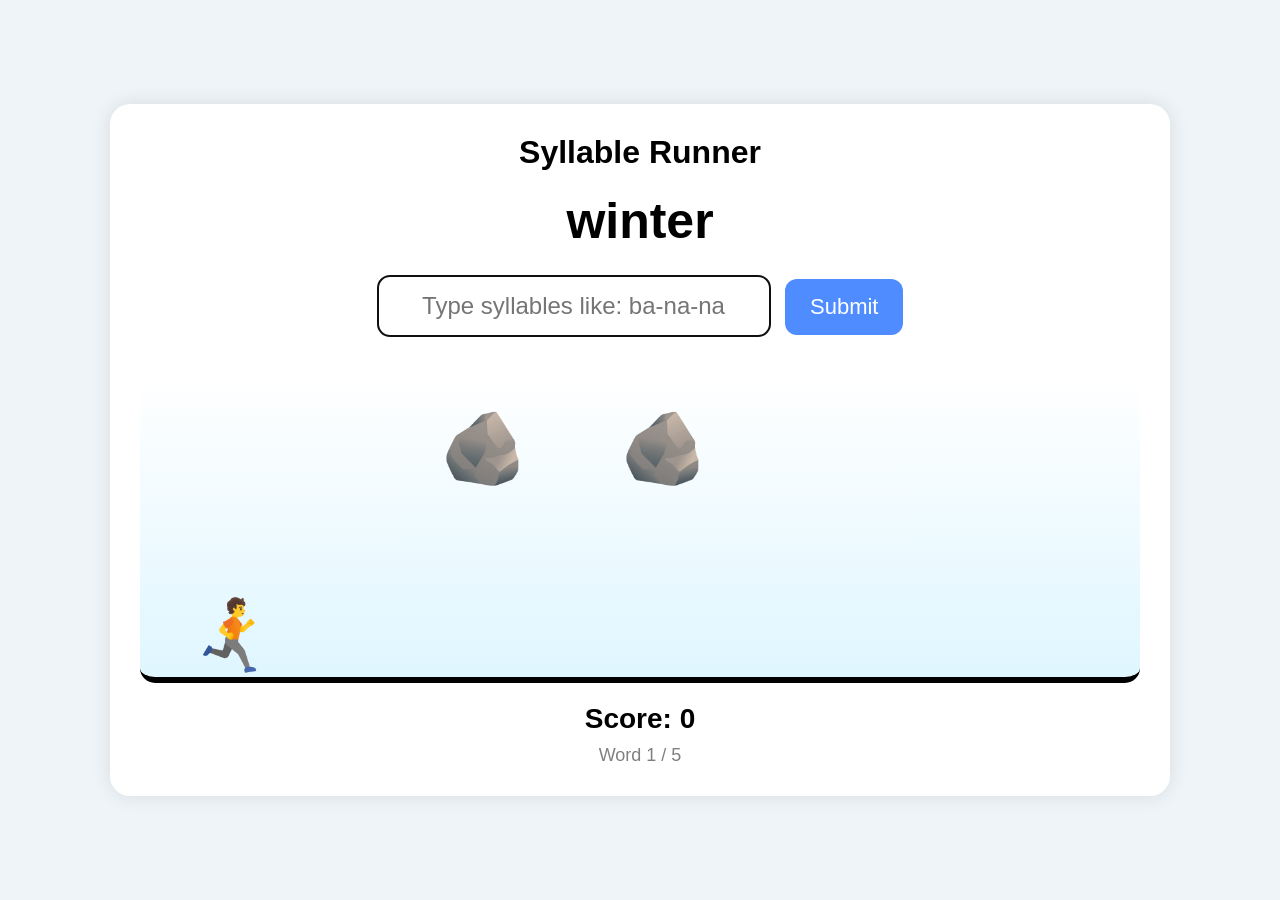
<file: Games/Syllable Runner/index.html>
<!DOCTYPE html>
<html lang="en">
<head>
<meta charset="UTF-8">
<meta name="viewport" content="width=device-width, initial-scale=1.0">

<title>Syllable Runner</title>

<style>

body{
    margin:0;
    font-family:Arial,sans-serif;
    background:#eef4f7;
    display:flex;
    justify-content:center;
    align-items:center;
    height:100vh;
}

#game{
    width:1000px;
    background:white;
    padding:30px;
    border-radius:20px;
    box-shadow:0 0 20px rgba(0,0,0,0.1);
    text-align:center;
}

h1{
    margin-top:0;
}

#word{
    font-size:50px;
    font-weight:bold;
    margin-bottom:25px;
}

#inputArea{
    margin-top:20px;
}

#answerInput{
    width:360px;
    padding:15px;
    border-radius:12px;
    border:2px solid #ccc;
    font-size:24px;
    text-align:center;
}

#submitBtn{
    padding:15px 25px;
    margin-left:10px;
    border:none;
    border-radius:12px;
    background:#4f8cff;
    color:white;
    font-size:22px;
    cursor:pointer;
    transition:0.2s;
}

#submitBtn:hover{
    transform:scale(1.05);
}

#scene{
    position:relative;
    width:100%;
    height:300px;
    margin-top:40px;
    overflow:hidden;
    background:linear-gradient(to top,#dff6ff,#ffffff);
    border-bottom:6px solid black;
    border-radius:15px;
}

#character{
    position:absolute;
    left:50px;
    bottom:0;
    font-size:70px;
    transition:0.4s;
    transform:scaleX(-1);
}

.obstacle{
    position:absolute;
    font-size:70px;
}

.slide{
    transform:scaleX(-1) translateY(45px);
}

.hit{
    transform:scaleX(-1) rotate(-25deg);
}

#score{
    margin-top:20px;
    font-size:28px;
    font-weight:bold;
}

#progress{
    margin-top:10px;
    color:gray;
    font-size:18px;
}

.correctFlash{
    animation:greenFlash 0.5s;
}

.wrongFlash{
    animation:redFlash 0.5s;
}

@keyframes greenFlash{
    0%{background:#caffca;}
    100%{background:white;}
}

@keyframes redFlash{
    0%{background:#ffd2d2;}
    100%{background:white;}
}

</style>
</head>

<body>

<div id="game">

    <h1>Syllable Runner</h1>

    <div id="word"></div>

    <div id="inputArea">

        <input
            type="text"
            id="answerInput"
            placeholder="Type syllables like: ba-na-na"
            autocomplete="off"
        >

        <button id="submitBtn">
            Submit
        </button>

    </div>

    <div id="scene">

        <div id="character">🏃</div>

    </div>

    <div id="score">Score: 0</div>

    <div id="progress"></div>

</div>

<script>

function shuffle(array){

    return array.sort(() => Math.random() - 0.5);

}

const words = [

{word:"banana",correct:["ba","na","na"],types:["open","open","open"]},
{word:"basket",correct:["bas","ket"],types:["closed","closed"]},
{word:"robot",correct:["ro","bot"],types:["open","closed"]},
{word:"window",correct:["win","dow"],types:["closed","open"]},
{word:"tomato",correct:["to","ma","to"],types:["open","open","open"]},
{word:"paper",correct:["pa","per"],types:["open","closed"]},
{word:"music",correct:["mu","sic"],types:["open","closed"]},
{word:"hotel",correct:["ho","tel"],types:["open","closed"]},
{word:"student",correct:["stu","dent"],types:["open","closed"]},
{word:"family",correct:["fa","mi","ly"],types:["open","open","closed"]},

{word:"animal",correct:["an","i","mal"],types:["closed","open","closed"]},
{word:"holiday",correct:["ho","li","day"],types:["open","open","closed"]},
{word:"camera",correct:["ca","me","ra"],types:["open","open","open"]},
{word:"monster",correct:["mon","ster"],types:["closed","closed"]},
{word:"pencil",correct:["pen","cil"],types:["closed","closed"]},
{word:"computer",correct:["com","pu","ter"],types:["closed","open","closed"]},
{word:"radio",correct:["ra","di","o"],types:["open","open","open"]},
{word:"winter",correct:["win","ter"],types:["closed","closed"]},
{word:"tiger",correct:["ti","ger"],types:["open","closed"]},
{word:"doctor",correct:["doc","tor"],types:["closed","closed"]},

{word:"potato",correct:["po","ta","to"],types:["open","open","open"]},
{word:"market",correct:["mar","ket"],types:["closed","closed"]},
{word:"energy",correct:["en","er","gy"],types:["closed","closed","open"]},
{word:"memory",correct:["me","mo","ry"],types:["open","open","closed"]},
{word:"elephant",correct:["el","e","phant"],types:["closed","open","closed"]},
{word:"internet",correct:["in","ter","net"],types:["closed","closed","closed"]},
{word:"orange",correct:["or","ange"],types:["closed","closed"]},
{word:"library",correct:["li","bra","ry"],types:["open","closed","open"]},
{word:"beautiful",correct:["beau","ti","ful"],types:["open","open","closed"]},
{word:"telephone",correct:["tel","e","phone"],types:["closed","open","closed"]},

{word:"kangaroo",correct:["kan","ga","roo"],types:["closed","open","open"]},
{word:"umbrella",correct:["um","brel","la"],types:["closed","closed","open"]},
{word:"calendar",correct:["cal","en","dar"],types:["closed","closed","closed"]},
{word:"adventure",correct:["ad","ven","ture"],types:["closed","closed","closed"]},
{word:"chocolate",correct:["cho","co","late"],types:["open","open","closed"]},
{word:"dangerous",correct:["dan","ger","ous"],types:["closed","closed","open"]},
{word:"fantasy",correct:["fan","ta","sy"],types:["closed","open","open"]},
{word:"wonderful",correct:["won","der","ful"],types:["closed","closed","closed"]}

];

const gameWords = shuffle(
    [...words]
).slice(0,5);

let current = 0;
let score = 0;

const wordDiv =
    document.getElementById("word");

const answerInput =
    document.getElementById("answerInput");

const submitBtn =
    document.getElementById("submitBtn");

const scene =
    document.getElementById("scene");

const character =
    document.getElementById("character");

const scoreDiv =
    document.getElementById("score");

const progressDiv =
    document.getElementById("progress");

const gameDiv =
    document.getElementById("game");

function createObstacles(types){

    document
        .querySelectorAll(".obstacle")
        .forEach(o => o.remove());

    let startX = 300;

    types.forEach((type,index)=>{

        const obstacle =
            document.createElement("div");

        obstacle.classList.add("obstacle");

        obstacle.innerHTML = "🪨";

        obstacle.style.left =
            (startX + index * 180) + "px";

        if(type === "open"){

            obstacle.style.bottom = "0px";

        }

        else{

            obstacle.style.top = "30px";

        }

        scene.appendChild(obstacle);

    });

}

function loadWord(){

    character.style.left = "50px";

    character.style.bottom = "0px";

    character.className = "";

    character.id = "character";

    const item = gameWords[current];

    wordDiv.textContent = item.word;
    speakWord(item.word);

    progressDiv.textContent =
        "Word " +
        (current + 1) +
        " / " +
        gameWords.length;

    createObstacles(item.types);

    answerInput.value = "";

    answerInput.focus();

}

function animateRun(types, success, callback){

    let index = 0;

    let posX = 50;

    function nextObstacle(){

        if(index >= types.length){

            callback();
            return;
        }

        const type = types[index];

        const obstacleX =
            300 + index * 180;

        posX = obstacleX - 140;

        character.style.transition = "0.35s";

        character.style.left = posX + "px";

        character.style.bottom = "0px";

        setTimeout(()=>{

            if(!success && index === 0){

                character.classList.add("hit");

                character.style.left =
                    obstacleX - 20 + "px";

                setTimeout(()=>{

                    character.classList.remove("hit");

                    callback();

                },700);

                return;
            }

            if(type === "open"){

                character.style.transition = "0.45s";

                character.style.left =
                    obstacleX + 20 + "px";

                character.style.bottom = "170px";

                setTimeout(()=>{

                    character.style.transition = "0.35s";

                    character.style.left =
                        obstacleX + 120 + "px";

                    character.style.bottom = "0px";

                    setTimeout(()=>{

                        index++;

                        nextObstacle();

                    },350);

                },450);

            }

            else{

                character.classList.add("slide");

                character.style.left =
                    obstacleX + 40 + "px";

                setTimeout(()=>{

                    character.classList.remove("slide");

                    character.style.left =
                        obstacleX + 120 + "px";

                    setTimeout(()=>{

                        index++;

                        nextObstacle();

                    },250);

                },450);

            }

        },350);

    }

    nextObstacle();

}

function checkAnswer(answer){

    const item = gameWords[current];

    const correct =
        item.correct.join("-");

    if(
        answer.toLowerCase().trim()
        ===
        correct.toLowerCase()
    ){

        score++;

        scoreDiv.textContent =
            "Score: " + score;

        gameDiv.classList.add("correctFlash");

        setTimeout(()=>{

            gameDiv.classList.remove("correctFlash");

        },500);

        animateRun(item.types,true,()=>{

            nextWord();

        });

    }

    else{

        gameDiv.classList.add("wrongFlash");

        setTimeout(()=>{

            gameDiv.classList.remove("wrongFlash");

        },500);

        animateRun(item.types,false,()=>{

            nextWord();

        });

    }

}

function nextWord(){

    current++;

    if(current >= gameWords.length){

        wordDiv.innerHTML =
            "🎉 Finished!";

        progressDiv.innerHTML = "";

        answerInput.style.display = "none";

        submitBtn.style.display = "none";

        document
            .querySelectorAll(".obstacle")
            .forEach(o=>o.remove());

        return;
    }

    loadWord();

}

submitBtn.onclick = ()=>{

    checkAnswer(answerInput.value);

};

answerInput.addEventListener("keydown",(e)=>{

    if(e.key === "Enter"){

        checkAnswer(answerInput.value);

    }

});

function speakWord(word){

    const speech =
        new SpeechSynthesisUtterance(word);

    speech.lang = "en-US";

    speech.rate = 0.9;

    speech.pitch = 1;

    speech.volume = 1;

    speechSynthesis.speak(speech);

}

loadWord();

</script>

</body>
</html>
</file>
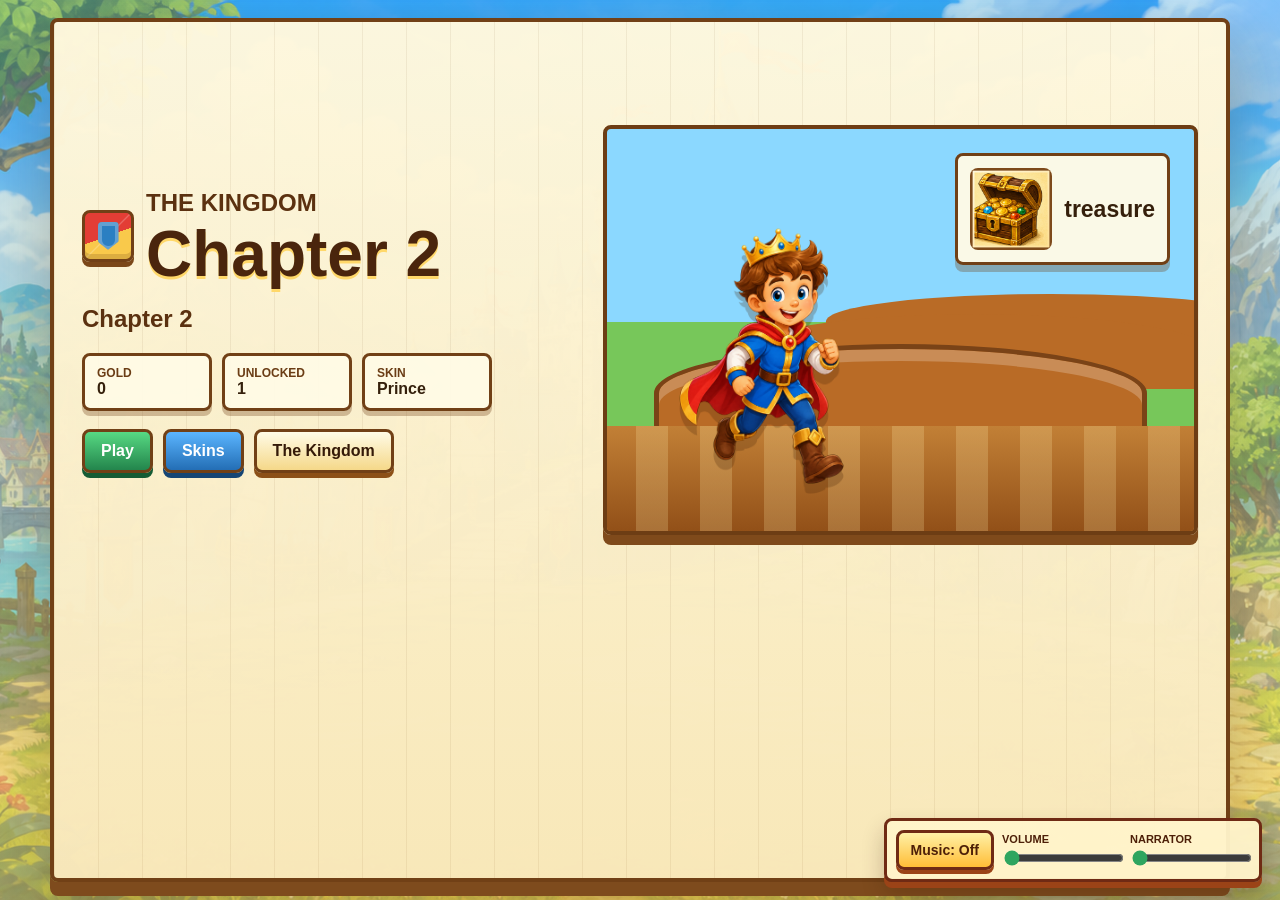
<file: games/syllable-runner/index.html>
<!doctype html>
<html lang="en">
<head>
  <meta charset="UTF-8">
  <meta name="viewport" content="width=1180">
  <title>Chapter 2</title>
  <style>
    * {
      box-sizing: border-box;
    }

    :root {
      --ink: #35200c;
      --ink-soft: #6b3d15;
      --paper: #fff4ca;
      --paper-light: #fffbe7;
      --gold: #ffd057;
      --gold-dark: #b66a11;
      --red: #d94635;
      --blue: #2b7fc2;
      --green: #2ea55f;
      --grass: #5dbc5a;
      --wood: #714016;
      --wood-dark: #46220c;
      --sky: #83d7ff;
      --shadow: rgba(58, 30, 8, 0.28);
    }

    html,
    body {
      min-height: 100%;
    }

    body {
      margin: 0;
      padding: 18px;
      color: var(--ink);
      font-family: "Trebuchet MS", Arial, sans-serif;
      background:
        linear-gradient(180deg, rgba(121, 205, 255, 0.42), rgba(255, 230, 138, 0.55)),
        url("../../assets/images/kingdom-hero.png");
      background-size: cover;
      background-position: center top;
      overflow-x: hidden;
    }

    button,
    input,
    a {
      font: inherit;
    }

    button {
      border: 0;
      cursor: pointer;
    }

    a {
      color: inherit;
      text-decoration: none;
    }

    .game {
      position: relative;
      width: min(1180px, 100%);
      min-height: calc(100vh - 36px);
      margin: 0 auto;
      border: 4px solid var(--wood);
      border-radius: 8px;
      background: rgba(255, 244, 202, 0.97);
      box-shadow: 0 14px 0 #7e4b1d, 0 24px 70px var(--shadow);
      overflow: hidden;
    }

    .game::before {
      content: "";
      position: absolute;
      inset: 0;
      background:
        linear-gradient(90deg, rgba(113, 64, 22, 0.08) 1px, transparent 1px),
        linear-gradient(180deg, rgba(255, 255, 255, 0.36), rgba(176, 99, 28, 0.08));
      background-size: 44px 44px, auto;
      pointer-events: none;
    }

    .screen {
      position: relative;
      z-index: 1;
      display: none;
      min-height: calc(100vh - 44px);
      padding: clamp(14px, 2.4vw, 28px);
    }

    .screen.active {
      display: block;
    }

    .topbar {
      display: flex;
      align-items: center;
      justify-content: space-between;
      gap: 12px;
      margin-bottom: 18px;
    }

    .brand {
      display: flex;
      align-items: center;
      gap: 12px;
      min-width: 0;
    }

    .crest {
      display: grid;
      width: 52px;
      height: 52px;
      flex: 0 0 auto;
      place-items: center;
      border: 3px solid var(--wood);
      border-radius: 8px;
      background:
        linear-gradient(135deg, transparent 0 48%, rgba(255, 255, 255, 0.22) 50%, transparent 52%),
        linear-gradient(160deg, #e33d35 0 50%, #f9c94b 50% 100%);
      box-shadow: inset 0 -5px rgba(92, 45, 11, 0.18), 0 5px 0 #7b4718;
    }

    .crest::before {
      content: "";
      width: 21px;
      height: 28px;
      border-radius: 4px 4px 10px 10px;
      background: #2b7fc2;
      clip-path: polygon(0 0, 100% 0, 100% 70%, 50% 100%, 0 70%);
      box-shadow: inset 0 0 0 4px rgba(255, 255, 255, 0.26);
    }

    h1,
    h2,
    h3,
    p {
      margin: 0;
    }

    h1 {
      font-size: clamp(32px, 5vw, 66px);
      line-height: 0.95;
      letter-spacing: 0;
      color: #4a250d;
      text-shadow: 0 3px 0 #ffd86a;
    }

    h2 {
      font-size: clamp(24px, 3.5vw, 42px);
      line-height: 1;
      color: #4a250d;
      text-shadow: 0 2px 0 #ffe18a;
    }

    h3 {
      font-size: 20px;
      color: #4a250d;
    }

    .kicker {
      margin-bottom: 5px;
      color: var(--ink-soft);
      font-weight: 900;
      text-transform: uppercase;
      letter-spacing: 0;
    }

    .nav {
      display: flex;
      flex-wrap: wrap;
      justify-content: flex-end;
      gap: 8px;
    }

    .btn {
      display: inline-flex;
      align-items: center;
      justify-content: center;
      gap: 8px;
      min-height: 44px;
      padding: 10px 16px;
      border: 3px solid var(--wood);
      border-radius: 8px;
      color: #351a08;
      font-weight: 900;
      background: linear-gradient(180deg, #fff1a7, #ffc54a);
      box-shadow: 0 5px 0 #8c5017;
      transition: transform 0.14s ease, box-shadow 0.14s ease;
    }

    .btn:hover {
      transform: translateY(-2px);
      box-shadow: 0 7px 0 #8c5017;
    }

    .btn:active {
      transform: translateY(3px);
      box-shadow: 0 2px 0 #8c5017;
    }

    .btn.secondary {
      background: linear-gradient(180deg, #fffbe6, #f5d889);
    }

    .btn.blue {
      color: white;
      background: linear-gradient(180deg, #5bb5ff, #236eb5);
      box-shadow: 0 5px 0 #154574;
    }

    .btn.green {
      color: white;
      background: linear-gradient(180deg, #57d983, #23854c);
      box-shadow: 0 5px 0 #155b34;
    }

    .btn.red {
      color: white;
      background: linear-gradient(180deg, #ff7b68, #bf3328);
      box-shadow: 0 5px 0 #802016;
    }

    .btn:disabled {
      cursor: default;
      filter: grayscale(0.45);
      opacity: 0.68;
      transform: none;
    }

    .hero-layout {
      display: grid;
      grid-template-columns: minmax(0, 0.9fr) minmax(320px, 1.1fr);
      gap: clamp(18px, 3vw, 34px);
      align-items: center;
      min-height: 560px;
    }

    .hero-copy {
      display: grid;
      gap: 18px;
      align-content: center;
    }

    .hero-copy p {
      max-width: 520px;
      color: #5b3110;
      font-size: clamp(18px, 2.4vw, 24px);
      font-weight: 800;
      line-height: 1.35;
    }

    .hero-actions {
      display: flex;
      flex-wrap: wrap;
      gap: 10px;
    }

    .stat-row {
      display: flex;
      flex-wrap: wrap;
      gap: 10px;
    }

    .stat {
      min-width: 130px;
      padding: 10px 12px;
      border: 3px solid var(--wood);
      border-radius: 8px;
      background: rgba(255, 251, 231, 0.92);
      box-shadow: 0 5px 0 rgba(113, 64, 22, 0.32);
      font-weight: 900;
    }

    .stat span {
      display: block;
      color: var(--ink-soft);
      font-size: 12px;
      text-transform: uppercase;
      letter-spacing: 0;
    }

    .hero-stage {
      position: relative;
      min-height: 410px;
      border: 4px solid #6d3d14;
      border-radius: 8px;
      background:
        linear-gradient(180deg, #8bd8ff 0 48%, #77c75a 48% 74%, #d59746 74% 100%);
      box-shadow: inset 0 -16px rgba(89, 45, 11, 0.16), 0 10px 0 #7f4a1b;
      overflow: hidden;
    }

    .hero-stage::before {
      content: "";
      position: absolute;
      left: 8%;
      right: 8%;
      bottom: 22%;
      height: 22%;
      border: 5px solid #7a4317;
      border-radius: 50% 50% 0 0;
      background: #b96b26;
      box-shadow:
        76px -42px 0 -12px #b96b26,
        150px -72px 0 -22px #b96b26,
        inset 0 12px rgba(255, 255, 255, 0.22);
    }

    .hero-stage::after {
      content: "";
      position: absolute;
      left: -6%;
      right: -6%;
      bottom: 0;
      height: 26%;
      background:
        repeating-linear-gradient(90deg, rgba(255, 235, 169, 0.22) 0 32px, transparent 32px 64px),
        linear-gradient(180deg, #c28036, #925018);
    }

    .hero-runner {
      position: absolute;
      left: 11%;
      bottom: 10%;
      z-index: 3;
      width: clamp(120px, 20vw, 180px);
      height: clamp(178px, 30vw, 270px);
      object-fit: contain;
      filter: drop-shadow(0 10px 0 rgba(72, 35, 9, 0.25));
      animation: idleFloat 1.5s ease-in-out infinite;
    }

    .hero-target {
      position: absolute;
      top: 24px;
      right: 24px;
      display: flex;
      align-items: center;
      gap: 12px;
      max-width: 300px;
      padding: 12px;
      border: 3px solid var(--wood);
      border-radius: 8px;
      background: rgba(255, 251, 231, 0.96);
      box-shadow: 0 7px 0 rgba(113, 64, 22, 0.32);
      font-size: 23px;
      font-weight: 900;
    }

    .hero-target img {
      width: 82px;
      height: 82px;
      flex: 0 0 auto;
      border-radius: 8px;
      object-fit: contain;
      background: #fff8d9;
    }

    .grid {
      display: grid;
      gap: 14px;
    }

    .level-grid,
    .skin-grid {
      grid-template-columns: repeat(auto-fit, minmax(220px, 1fr));
    }

    .panel,
    .level-card,
    .skin-card,
    .result-card,
    .word-card {
      border: 3px solid var(--wood);
      border-radius: 8px;
      background: rgba(255, 251, 231, 0.95);
      box-shadow: 0 7px 0 rgba(113, 64, 22, 0.34);
    }

    .level-card,
    .skin-card {
      display: grid;
      gap: 12px;
      align-content: start;
      padding: 14px;
    }

    .level-card.locked {
      opacity: 0.62;
    }

    .level-card .badge,
    .skin-card .badge {
      display: inline-flex;
      width: fit-content;
      padding: 5px 9px;
      border: 2px solid var(--wood);
      border-radius: 999px;
      color: #fff;
      font-size: 12px;
      font-weight: 900;
      background: var(--blue);
    }

    .level-card p,
    .skin-card p {
      color: var(--ink-soft);
      font-weight: 800;
      line-height: 1.35;
    }

    .skin-preview {
      display: grid;
      min-height: 150px;
      place-items: center;
      border: 3px solid rgba(113, 64, 22, 0.35);
      border-radius: 8px;
      background:
        linear-gradient(180deg, #8bd8ff 0 52%, #72c95d 52% 100%);
      overflow: hidden;
    }

    .skin-preview img {
      width: 126px;
      height: 126px;
      object-fit: contain;
      filter: drop-shadow(0 8px 0 rgba(72, 35, 9, 0.22));
    }

    .play-layout {
      display: grid;
      grid-template-columns: minmax(280px, 0.78fr) minmax(420px, 1.22fr);
      gap: 16px;
      align-items: start;
    }

    .side {
      display: grid;
      gap: 14px;
    }

    .target-card {
      display: grid;
      grid-template-columns: 116px minmax(0, 1fr);
      gap: 12px;
      align-items: center;
      padding: 12px;
      border: 3px solid var(--wood);
      border-radius: 8px;
      background: linear-gradient(180deg, #fffbe7, #ffe9a4);
      box-shadow: 0 7px 0 rgba(113, 64, 22, 0.36);
    }

    .target-card img {
      width: 116px;
      height: 116px;
      border: 3px solid var(--wood);
      border-radius: 8px;
      object-fit: contain;
      background: #fffdf1;
    }

    .target-word {
      min-width: 0;
      font-size: clamp(30px, 5vw, 50px);
      font-weight: 900;
      line-height: 1;
      color: #4a250d;
      word-break: break-word;
    }

    .target-actions {
      margin-top: 10px;
    }

    .btn.small {
      min-height: 36px;
      padding: 7px 12px;
      font-size: 14px;
      box-shadow: 0 4px 0 #8c5017;
    }

    .word-rail {
      display: grid;
      grid-template-columns: repeat(auto-fit, minmax(150px, 1fr));
      gap: 8px;
      max-height: 336px;
      overflow: auto;
      padding-right: 4px;
    }

    .word-card {
      display: grid;
      grid-template-columns: 54px minmax(0, 1fr);
      gap: 8px;
      align-items: center;
      min-height: 72px;
      padding: 7px;
    }

    .word-card img {
      width: 54px;
      height: 54px;
      border: 2px solid rgba(113, 64, 22, 0.38);
      border-radius: 8px;
      object-fit: contain;
      background: #fffdf1;
    }

    .word-card b,
    .word-card span {
      display: block;
      overflow: hidden;
      text-overflow: ellipsis;
      white-space: nowrap;
    }

    .word-card b {
      font-size: 16px;
      color: #4a250d;
    }

    .word-card span {
      color: var(--ink-soft);
      font-size: 12px;
      font-weight: 900;
    }

    .word-card.current {
      outline: 4px solid var(--gold);
      background: #fff2a8;
    }

    .word-card.correct {
      background: #dff8df;
    }

    .word-card.wrong {
      background: #ffd8d3;
    }

    .builder,
    .stage-panel,
    .hud,
    .review {
      padding: 12px;
    }

    .hud {
      display: grid;
      grid-template-columns: repeat(3, 1fr);
      gap: 8px;
      border: 3px solid var(--wood);
      border-radius: 8px;
      background: rgba(255, 251, 231, 0.92);
      box-shadow: 0 7px 0 rgba(113, 64, 22, 0.28);
    }

    .hud .stat {
      min-width: 0;
      box-shadow: none;
    }

    .builder {
      display: grid;
      gap: 12px;
    }

    .syllable-input {
      width: 100%;
      min-height: 58px;
      padding: 12px 14px;
      border: 3px dashed rgba(113, 64, 22, 0.45);
      border-radius: 8px;
      color: #351a08;
      background: rgba(255, 255, 255, 0.35);
      font-size: clamp(22px, 4vw, 34px);
      font-weight: 900;
      outline: none;
    }

    .syllable-input:focus {
      border-color: var(--gold-dark);
      background: #fffdf1;
    }

    .input-example {
      display: flex;
      flex-wrap: wrap;
      gap: 8px;
      align-items: center;
      color: #5b3110;
      font-weight: 900;
    }

    .input-example strong {
      padding: 5px 10px;
      border: 2px solid var(--wood);
      border-radius: 8px;
      background: #fff2a8;
      color: #4a250d;
      font-size: 22px;
    }

    .hint-box {
      min-height: 48px;
      padding: 10px 12px;
      border: 3px solid rgba(113, 64, 22, 0.45);
      border-radius: 8px;
      color: #4a250d;
      background: #fff2a8;
      font-size: 22px;
      font-weight: 900;
    }

    .builder-actions {
      display: flex;
      flex-wrap: wrap;
      gap: 8px;
    }

    .message {
      min-height: 28px;
      color: #4a250d;
      font-weight: 900;
    }

    .stage-panel {
      display: grid;
      gap: 12px;
    }

    .stage {
      position: relative;
      min-height: 330px;
      border: 4px solid var(--wood);
      border-radius: 8px;
      background:
        radial-gradient(circle at 18% 18%, rgba(255, 255, 255, 0.55), transparent 18%),
        linear-gradient(180deg, var(--sky) 0 54%, var(--grass) 54% 75%, #ca8034 75% 100%);
      box-shadow: inset 0 -12px rgba(79, 41, 10, 0.14);
      overflow: hidden;
    }

    .stage::before {
      content: "";
      position: absolute;
      left: 2%;
      right: 2%;
      bottom: 11%;
      height: 72px;
      border-top: 5px solid #744016;
      border-bottom: 5px solid #744016;
      background:
        repeating-linear-gradient(90deg, rgba(255, 231, 156, 0.28) 0 34px, transparent 34px 68px),
        linear-gradient(180deg, #d79748, #a95d1f);
    }

    .stage::after {
      content: "";
      position: absolute;
      left: 6%;
      right: 6%;
      bottom: 39%;
      height: 88px;
      border: 5px solid #7d4519;
      border-bottom: 0;
      border-radius: 70px 70px 0 0;
      background: rgba(185, 106, 38, 0.78);
      box-shadow:
        78px -35px 0 -16px rgba(185, 106, 38, 0.78),
        156px -58px 0 -26px rgba(185, 106, 38, 0.78),
        inset 0 10px rgba(255, 255, 255, 0.18);
    }

    .runner {
      position: absolute;
      left: 34px;
      bottom: 58px;
      z-index: 5;
      width: clamp(94px, 13vw, 128px);
      height: clamp(142px, 19vw, 184px);
      object-fit: contain;
      filter: drop-shadow(0 8px 0 rgba(72, 35, 9, 0.26));
      transition: left 0.48s ease, transform 0.36s ease;
      transform-origin: 50% 100%;
    }

    .runner.jump {
      transform: translateY(-105px) rotate(-5deg);
    }

    .runner.slide {
      transform: translateY(12px) scaleY(0.66);
    }

    .runner.hit {
      animation: hit 0.56s ease;
    }

    .obstacles {
      position: absolute;
      inset: 0;
      z-index: 4;
      pointer-events: none;
    }

    .obstacle {
      position: absolute;
      display: grid;
      justify-items: center;
      gap: 4px;
      width: 118px;
      transform: translateX(-50%);
    }

    .obstacle img {
      display: block;
      width: 118px;
      height: 118px;
      object-fit: contain;
      filter: drop-shadow(0 7px 0 rgba(72, 35, 9, 0.22));
    }

    .obstacle.jump {
      bottom: 62px;
    }

    .obstacle.jump img {
      width: 132px;
      height: 74px;
    }

    .obstacle.slide {
      bottom: 62px;
    }

    .obstacle.slide img {
      width: 120px;
      height: 124px;
    }

    .obstacle span {
      min-width: 54px;
      max-width: 112px;
      padding: 4px 7px;
      border: 2px solid var(--wood);
      border-radius: 8px;
      color: #351a08;
      font-size: 13px;
      font-weight: 900;
      text-align: center;
      background: #fff6bd;
      overflow: hidden;
      text-overflow: ellipsis;
      white-space: nowrap;
    }

    .progress {
      height: 18px;
      border: 3px solid var(--wood);
      border-radius: 999px;
      background: #f2cf83;
      overflow: hidden;
    }

    .progress span {
      display: block;
      width: 0%;
      height: 100%;
      background: linear-gradient(90deg, #56cf7b, #ffd057);
      transition: width 0.28s ease;
    }

    .review-grid {
      display: grid;
      grid-template-columns: repeat(auto-fit, minmax(180px, 1fr));
      gap: 10px;
      margin-top: 16px;
    }

    .result-card {
      display: grid;
      grid-template-columns: 64px minmax(0, 1fr);
      gap: 10px;
      align-items: center;
      padding: 9px;
    }

    .result-card img {
      width: 64px;
      height: 64px;
      border: 2px solid rgba(113, 64, 22, 0.38);
      border-radius: 8px;
      object-fit: contain;
      background: #fffdf1;
    }

    .result-card b,
    .result-card span {
      display: block;
      overflow: hidden;
      text-overflow: ellipsis;
      white-space: nowrap;
    }

    .result-card.correct {
      background: #dff8df;
    }

    .result-card.wrong {
      background: #ffd8d3;
    }

    .hidden {
      display: none !important;
    }

    @keyframes idleFloat {
      0%,
      100% {
        transform: translateY(0);
      }
      50% {
        transform: translateY(-8px);
      }
    }

    @keyframes hit {
      0%,
      100% {
        transform: translateX(0) rotate(0);
      }
      25% {
        transform: translateX(-12px) rotate(-6deg);
      }
      55% {
        transform: translateX(10px) rotate(6deg);
      }
      80% {
        transform: translateX(-5px) rotate(-3deg);
      }
    }

    @media (max-width: 900px) {
      body {
        padding: 10px;
      }

      .screen {
        min-height: calc(100vh - 28px);
      }

      .hero-layout,
      .play-layout {
        grid-template-columns: 1fr;
      }

      .hero-stage {
        min-height: 340px;
      }

      .target-card {
        grid-template-columns: 96px minmax(0, 1fr);
      }

      .target-card img {
        width: 96px;
        height: 96px;
      }

      .stage {
        min-height: 290px;
      }
    }

    @media (max-width: 640px) {
      .game {
        margin-bottom: 78px;
      }

      .topbar {
        align-items: flex-start;
        flex-direction: column;
      }

      .nav {
        justify-content: flex-start;
      }

      .btn {
        width: 100%;
      }

      .hero-actions,
      .builder-actions {
        display: grid;
        grid-template-columns: 1fr;
      }

      .stat-row,
      .hud {
        grid-template-columns: 1fr;
      }

      .hero-target {
        left: 14px;
        right: 14px;
        top: 14px;
      }

      .hero-runner {
        left: 26%;
      }

      .word-rail {
        max-height: none;
      }

      .stage {
        min-height: 250px;
      }

      .runner {
        width: 88px;
        height: 132px;
      }

      .obstacle.jump img {
        width: 112px;
        height: 62px;
      }

      .obstacle.slide img {
        width: 96px;
        height: 102px;
      }
    }
  </style>
</head>
<body>
  <main class="game">
    <section id="homeScreen" class="screen active">
      <div class="hero-layout">
        <div class="hero-copy">
          <div class="brand">
            <div class="crest" aria-hidden="true"></div>
            <div>
              <p class="kicker">The Kingdom</p>
              <h1>Chapter 2</h1>
            </div>
          </div>
          <p>Chapter 2</p>
          <div class="stat-row">
            <div class="stat"><span>Gold</span><strong id="homeCredits">0</strong></div>
            <div class="stat"><span>Unlocked</span><strong id="homeUnlocked">1</strong></div>
            <div class="stat"><span>Skin</span><strong id="homeSkin">Prince</strong></div>
          </div>
          <div class="hero-actions">
            <button class="btn green" type="button" data-open="levelsScreen">Play</button>
            <button class="btn blue" type="button" data-open="skinsScreen">Skins</button>
            <a class="btn secondary" href="../../index.html">The Kingdom</a>
          </div>
        </div>
        <div class="hero-stage" aria-hidden="true">
          <img id="heroRunner" class="hero-runner" src="../../assets/images/runner/generated-prince-runner.png" alt="">
          <div class="hero-target">
            <img src="../../assets/images/vocab/syllable-runner/treasure.png" alt="">
            <span>treasure</span>
          </div>
        </div>
      </div>
    </section>

    <section id="levelsScreen" class="screen">
      <div class="topbar">
        <div class="brand">
          <div class="crest" aria-hidden="true"></div>
          <div>
            <p class="kicker">Chapter 2</p>
            <h2>Choose Level</h2>
          </div>
        </div>
        <div class="nav">
          <button class="btn secondary" type="button" data-open="homeScreen">Home</button>
          <button class="btn blue" type="button" data-open="skinsScreen">Skins</button>
        </div>
      </div>
      <div id="levelGrid" class="grid level-grid"></div>
    </section>

    <section id="skinsScreen" class="screen">
      <div class="topbar">
        <div class="brand">
          <div class="crest" aria-hidden="true"></div>
          <div>
            <p class="kicker">Chapter 2</p>
            <h2>Choose Skin</h2>
          </div>
        </div>
        <div class="nav">
          <button class="btn secondary" type="button" data-open="homeScreen">Home</button>
          <button class="btn green" type="button" data-open="levelsScreen">Play</button>
        </div>
      </div>
      <div class="stat-row" style="margin-bottom: 14px;">
        <div class="stat"><span>Gold</span><strong id="shopCredits">0</strong></div>
        <div class="stat"><span>Selected</span><strong id="shopSelected">Prince</strong></div>
      </div>
      <div id="skinGrid" class="grid skin-grid"></div>
    </section>

    <section id="playScreen" class="screen">
      <div class="topbar">
        <div class="brand">
          <div class="crest" aria-hidden="true"></div>
          <div>
            <p id="playKicker" class="kicker">Level 1</p>
            <h2>Chapter 2</h2>
          </div>
        </div>
        <div class="nav">
          <button class="btn secondary" type="button" data-open="levelsScreen">Levels</button>
          <button class="btn red" type="button" data-open="homeScreen">Exit</button>
        </div>
      </div>

      <div class="play-layout">
        <aside class="side">
          <div class="hud">
            <div class="stat"><span>Score</span><strong id="scoreValue">0</strong></div>
            <div class="stat"><span>Gold</span><strong id="goldValue">0</strong></div>
            <div class="stat"><span>Word</span><strong id="wordCount">1/6</strong></div>
          </div>

          <div class="target-card">
            <img id="targetImage" src="../../assets/images/vocab/syllable-runner/rabbit.png" alt="">
            <div>
              <div id="targetWord" class="target-word">rabbit</div>
              <div class="target-actions">
                <button id="speakButton" class="btn secondary small" type="button">Speak</button>
              </div>
            </div>
          </div>

          <div id="wordRail" class="word-rail"></div>
        </aside>

        <section class="side">
          <div class="panel builder">
            <h3>Build The Word</h3>
            <div class="input-example">Example <strong>Ba na na</strong></div>
            <input id="syllableInput" class="syllable-input" type="text" autocomplete="off" spellcheck="false" placeholder="Type syllables">
            <div id="hintBox" class="hint-box hidden" aria-live="polite"></div>
            <div class="builder-actions">
              <button id="runButton" class="btn green" type="button">Run</button>
              <button id="hintButton" class="btn blue" type="button">Hint</button>
              <button id="clearButton" class="btn secondary" type="button">Clear</button>
              <button id="skipButton" class="btn red" type="button">Skip</button>
            </div>
            <div id="message" class="message" aria-live="polite"></div>
          </div>

          <div class="panel stage-panel">
            <div class="progress" aria-hidden="true"><span id="progressFill"></span></div>
            <div class="stage">
              <div id="obstacles" class="obstacles"></div>
              <img id="runner" class="runner" src="../../assets/images/runner/generated-prince-runner.png" alt="">
            </div>
          </div>
        </section>
      </div>
    </section>

    <section id="endScreen" class="screen">
      <div class="topbar">
        <div class="brand">
          <div class="crest" aria-hidden="true"></div>
          <div>
            <p class="kicker">Chapter 2</p>
            <h2 id="endTitle">Level Complete</h2>
          </div>
        </div>
        <div class="nav">
          <button id="nextLevelButton" class="btn green" type="button">Next Level</button>
          <button class="btn blue" type="button" data-open="levelsScreen">Levels</button>
          <button class="btn secondary" type="button" data-open="homeScreen">Home</button>
        </div>
      </div>
      <div class="stat-row">
        <div class="stat"><span>Score</span><strong id="endScore">0</strong></div>
        <div class="stat"><span>Gold Earned</span><strong id="endGold">0</strong></div>
        <div class="stat"><span>Correct</span><strong id="endCorrect">0</strong></div>
      </div>
      <div id="reviewGrid" class="review-grid"></div>
    </section>
  </main>

  <script>
    const WORD_IMAGE_BASE = "../../assets/images/vocab/syllable-runner/";
    const RUNNER_IMAGE_BASE = "../../assets/images/runner/";

    const WORDS = Object.freeze([
      { word: "bridge", level: 1, syllables: ["bridge"], types: ["closed"] },
      { word: "rabbit", level: 1, syllables: ["rab", "bit"], types: ["closed", "closed"] },
      { word: "forest", level: 1, syllables: ["for", "est"], types: ["closed", "closed"] },
      { word: "flower", level: 1, syllables: ["flow", "er"], types: ["open", "closed"] },
      { word: "tower", level: 1, syllables: ["tow", "er"], types: ["open", "closed"] },
      { word: "table", level: 1, syllables: ["ta", "ble"], types: ["open", "closed"] },
      { word: "candy", level: 1, syllables: ["can", "dy"], types: ["closed", "open"] },
      { word: "mountain", level: 2, syllables: ["moun", "tain"], types: ["closed", "closed"] },
      { word: "helmet", level: 2, syllables: ["hel", "met"], types: ["closed", "closed"] },
      { word: "carrot", level: 2, syllables: ["car", "rot"], types: ["closed", "closed"] },
      { word: "potato", level: 2, syllables: ["po", "ta", "to"], types: ["open", "open", "open"] },
      { word: "potion", level: 2, syllables: ["po", "tion"], types: ["open", "closed"] },
      { word: "window", level: 2, syllables: ["win", "dow"], types: ["closed", "open"] },
      { word: "listen", level: 2, syllables: ["lis", "ten"], types: ["closed", "closed"] },
      { word: "dungeon", level: 3, syllables: ["dun", "geon"], types: ["closed", "closed"] },
      { word: "treasure", level: 3, syllables: ["trea", "sure"], types: ["open", "closed"] },
      { word: "armor", level: 3, syllables: ["ar", "mor"], types: ["closed", "closed"] },
      { word: "crystal", level: 3, syllables: ["crys", "tal"], types: ["closed", "closed"] },
      { word: "purple", level: 3, syllables: ["pur", "ple"], types: ["closed", "closed"] },
      { word: "pirate", level: 3, syllables: ["pi", "rate"], types: ["open", "closed"] },
      { word: "secret", level: 3, syllables: ["se", "cret"], types: ["open", "closed"] },
      { word: "adventure", level: 4, syllables: ["ad", "ven", "ture"], types: ["closed", "closed", "closed"] },
      { word: "monster", level: 4, syllables: ["mon", "ster"], types: ["closed", "closed"] },
      { word: "captain", level: 4, syllables: ["cap", "tain"], types: ["closed", "closed"] },
      { word: "villager", level: 4, syllables: ["vil", "lag", "er"], types: ["closed", "closed", "closed"] },
      { word: "portal", level: 4, syllables: ["por", "tal"], types: ["closed", "closed"] },
      { word: "danger", level: 4, syllables: ["dan", "ger"], types: ["closed", "closed"] },
      { word: "victory", level: 4, syllables: ["vic", "to", "ry"], types: ["closed", "open", "open"] }
    ]);

    const LEVELS = Object.freeze([
      { id: 1, title: "Bridge Route", count: 7, reward: 10 },
      { id: 2, title: "Tower Route", count: 7, reward: 14 },
      { id: 3, title: "Dungeon Route", count: 7, reward: 18 },
      { id: 4, title: "Victory Route", count: 7, reward: 24 }
    ]);

    const SKINS = Object.freeze([
      { id: "prince", name: "Prince", file: "generated-prince-runner.png", price: 0 },
      { id: "knight", name: "Knight", file: "knight-runner.svg", price: 35 },
      { id: "pirate", name: "Pirate", file: "pirate-runner.svg", price: 45 },
      { id: "captain", name: "Captain", file: "captain-runner.svg", price: 55 },
      { id: "wizard", name: "Wizard", file: "wizard-runner.svg", price: 65 },
      { id: "horse", name: "Horse", file: "horse-runner.svg", price: 75 }
    ]);

    const STORAGE = {
      credits: "csrCredits",
      high: "csrHighestLevel",
      skin: "csrSelectedSkin",
      owned: "csrOwnedSkins"
    };

    const screens = Array.from(document.querySelectorAll(".screen"));
    const homeCredits = document.getElementById("homeCredits");
    const homeUnlocked = document.getElementById("homeUnlocked");
    const homeSkin = document.getElementById("homeSkin");
    const heroRunner = document.getElementById("heroRunner");
    const levelGrid = document.getElementById("levelGrid");
    const skinGrid = document.getElementById("skinGrid");
    const shopCredits = document.getElementById("shopCredits");
    const shopSelected = document.getElementById("shopSelected");
    const playKicker = document.getElementById("playKicker");
    const scoreValue = document.getElementById("scoreValue");
    const goldValue = document.getElementById("goldValue");
    const wordCount = document.getElementById("wordCount");
    const targetImage = document.getElementById("targetImage");
    const targetWord = document.getElementById("targetWord");
    const speakButton = document.getElementById("speakButton");
    const wordRail = document.getElementById("wordRail");
    const syllableInput = document.getElementById("syllableInput");
    const hintBox = document.getElementById("hintBox");
    const runButton = document.getElementById("runButton");
    const hintButton = document.getElementById("hintButton");
    const clearButton = document.getElementById("clearButton");
    const skipButton = document.getElementById("skipButton");
    const message = document.getElementById("message");
    const progressFill = document.getElementById("progressFill");
    const obstacles = document.getElementById("obstacles");
    const runner = document.getElementById("runner");
    const endTitle = document.getElementById("endTitle");
    const endScore = document.getElementById("endScore");
    const endGold = document.getElementById("endGold");
    const endCorrect = document.getElementById("endCorrect");
    const reviewGrid = document.getElementById("reviewGrid");
    const nextLevelButton = document.getElementById("nextLevelButton");

    const state = {
      credits: readNumber(STORAGE.credits, 0),
      highestLevel: clamp(readNumber(STORAGE.high, 1), 1, LEVELS.length),
      selectedSkin: localStorage.getItem(STORAGE.skin) || "prince",
      ownedSkins: readOwnedSkins()
    };

    let session = null;
    let busy = false;
    let audioContext = null;

    sanitizeState();
    bindEvents();
    renderAll();

    function bindEvents() {
      document.addEventListener("click", (event) => {
        unlockAudio();
        const openButton = event.target.closest("[data-open]");
        if (openButton) {
          playSound("click");
          showScreen(openButton.dataset.open);
        }
      });

      speakButton.addEventListener("click", () => {
        if (!session) return;
        unlockAudio();
        playSound("speak");
        speakWord(getCurrentWord().word);
      });
      runButton.addEventListener("click", checkAnswer);
      clearButton.addEventListener("click", clearAnswer);
      hintButton.addEventListener("click", showHint);
      skipButton.addEventListener("click", () => {
        if (busy || !session) return;
        playSound("wrong");
        markCurrent(false);
        animateRun(false, nextWord);
      });

      syllableInput.addEventListener("keydown", (event) => {
        if (event.key === "Enter") {
          event.preventDefault();
          checkAnswer();
        }
      });

      nextLevelButton.addEventListener("click", () => {
        unlockAudio();
        playSound("click");
        if (!session) {
          showScreen("levelsScreen");
          return;
        }
        const nextId = session.level.id + 1;
        if (nextId <= LEVELS.length && nextId <= state.highestLevel) {
          startLevel(nextId);
        } else {
          showScreen("levelsScreen");
        }
      });
    }

    function renderAll() {
      renderHome();
      renderLevels();
      renderSkins();
    }

    function renderHome() {
      const skin = getSelectedSkin();
      homeCredits.textContent = String(state.credits);
      homeUnlocked.textContent = String(state.highestLevel);
      homeSkin.textContent = skin.name;
      heroRunner.src = runnerImage(skin.file);
    }

    function renderLevels() {
      levelGrid.innerHTML = LEVELS.map((level) => {
        const locked = level.id > state.highestLevel;
        return `
          <article class="level-card ${locked ? "locked" : ""}">
            <span class="badge">Level ${level.id}</span>
            <h3>${escapeHtml(level.title)}</h3>
            <p>${level.count} words - ${level.reward} gold</p>
            <button class="btn ${locked ? "secondary" : "green"}" type="button" ${locked ? "disabled" : ""} data-level="${level.id}">
              ${locked ? "Locked" : "Start"}
            </button>
          </article>
        `;
      }).join("");

      levelGrid.querySelectorAll("[data-level]").forEach((button) => {
        button.addEventListener("click", () => {
          unlockAudio();
          playSound("click");
          startLevel(Number(button.dataset.level));
        });
      });
    }

    function renderSkins() {
      shopCredits.textContent = String(state.credits);
      shopSelected.textContent = getSelectedSkin().name;

      skinGrid.innerHTML = SKINS.map((skin) => {
        const owned = state.ownedSkins.has(skin.id);
        const selected = state.selectedSkin === skin.id;
        const affordable = state.credits >= skin.price;
        let buttonText = "Select";
        if (selected) buttonText = "Selected";
        if (!owned) buttonText = affordable ? `Buy ${skin.price}` : `${skin.price} gold`;
        return `
          <article class="skin-card">
            <span class="badge">${owned ? "Owned" : "Shop"}</span>
            <div class="skin-preview">
              <img src="${runnerImage(skin.file)}" alt="${escapeHtml(skin.name)}">
            </div>
            <h3>${escapeHtml(skin.name)}</h3>
            <p>${skin.price === 0 ? "Free" : `${skin.price} gold`}</p>
            <button class="btn ${selected ? "secondary" : "blue"}" type="button" data-skin="${skin.id}" ${(!owned && !affordable) || selected ? "disabled" : ""}>
              ${buttonText}
            </button>
          </article>
        `;
      }).join("");

      skinGrid.querySelectorAll("[data-skin]").forEach((button) => {
        button.addEventListener("click", () => {
          unlockAudio();
          playSound("click");
          chooseSkin(button.dataset.skin);
        });
      });
    }

    function startLevel(levelId) {
      const level = LEVELS.find((item) => item.id === levelId);
      if (!level || level.id > state.highestLevel) return;

      const words = shuffle(WORDS.filter((item) => item.level === level.id));
      session = {
        level,
        words,
        index: 0,
        score: 0,
        earned: 0,
        results: words.map((item) => ({ word: item.word, status: "pending", answer: "" }))
      };

      playKicker.textContent = `Level ${level.id} - ${level.title}`;
      runner.src = runnerImage(getSelectedSkin().file);
      showScreen("playScreen");
      loadWord();
    }

    function loadWord() {
      if (!session) return;
      if (session.index >= session.words.length) {
        finishLevel();
        return;
      }

      busy = false;
      const current = getCurrentWord();
      targetWord.textContent = current.word;
      targetImage.src = wordImage(current.word);
      targetImage.alt = current.word;
      syllableInput.value = "";
      syllableInput.disabled = false;
      hintBox.textContent = "";
      hintBox.classList.add("hidden");
      scoreValue.textContent = String(session.score);
      goldValue.textContent = String(state.credits);
      wordCount.textContent = `${session.index + 1}/${session.words.length}`;
      message.textContent = "";
      progressFill.style.width = `${Math.round((session.index / session.words.length) * 100)}%`;
      resetRunner();
      renderWordRail();
      renderObstacles();
      speakWord(current.word);
      window.setTimeout(() => syllableInput.focus(), 80);
    }

    function renderWordRail() {
      wordRail.innerHTML = session.words.map((item, index) => {
        const result = session.results[index];
        const classes = ["word-card"];
        if (index === session.index) classes.push("current");
        if (result.status === "correct") classes.push("correct");
        if (result.status === "wrong") classes.push("wrong");
        return `
          <article class="${classes.join(" ")}">
            <img src="${wordImage(item.word)}" alt="${escapeHtml(item.word)}">
            <div>
              <b>${escapeHtml(item.word)}</b>
              <span>${wordStatusLabel(result.status, index)}</span>
            </div>
          </article>
        `;
      }).join("");
    }

    function renderObstacles() {
      const current = getCurrentWord();
      const total = current.syllables.length;
      obstacles.innerHTML = current.syllables.map((_, index) => {
        const kind = obstacleKindForSyllable(current, index);
        const file = kind === "jump" ? "generated-jump-log.png" : "generated-slide-arch.png";
        return `
          <div class="obstacle ${kind}" style="left: ${obstacleLeft(index, total)}%;">
            <img src="${runnerImage(file)}" alt="">
          </div>
        `;
      }).join("");
    }

    function checkAnswer() {
      if (busy || !session) return;
      const current = getCurrentWord();
      const rawAnswer = syllableInput.value.trim();
      if (!rawAnswer) {
        message.textContent = "Type the syllables first.";
        syllableInput.focus();
        return;
      }

      const isCorrect = normalizeSyllableAnswer(rawAnswer) === normalizeSyllableAnswer(current.syllables.join(" "));
      markCurrent(isCorrect, rawAnswer);
      message.textContent = isCorrect ? "Correct run!" : "Not quite. Try again or press Hint.";
      playSound(isCorrect ? "correct" : "wrong");
      animateRun(isCorrect, isCorrect ? nextWord : retryWord);
    }

    function clearAnswer() {
      if (busy) return;
      playSound("click");
      syllableInput.value = "";
      hintBox.textContent = "";
      hintBox.classList.add("hidden");
      message.textContent = "";
      syllableInput.focus();
    }

    function showHint() {
      if (busy || !session) return;
      const current = getCurrentWord();
      playSound("hint");
      hintBox.textContent = `Hint: ${current.syllables.join(" / ")}`;
      hintBox.classList.remove("hidden");
      syllableInput.focus();
    }

    function markCurrent(correct, answer = syllableInput.value.trim()) {
      const current = getCurrentWord();
      session.results[session.index] = {
        word: current.word,
        status: correct ? "correct" : "wrong",
        answer
      };

      if (correct) {
        session.score += 10;
        session.earned += 2;
      }

      renderWordRail();
      scoreValue.textContent = String(session.score);
    }

    function nextWord() {
      busy = false;
      session.index += 1;
      setTimeout(loadWord, 200);
    }

    function retryWord() {
      busy = false;
      syllableInput.value = "";
      resetRunner();
      renderWordRail();
      syllableInput.focus();
    }

    function finishLevel() {
      const correctCount = session.results.filter((item) => item.status === "correct").length;
      const perfect = correctCount === session.words.length;
      const bonus = perfect ? session.level.reward : Math.ceil(session.level.reward / 2);
      session.earned += bonus;
      state.credits += session.earned;

      if (perfect && session.level.id < LEVELS.length) {
        state.highestLevel = Math.max(state.highestLevel, session.level.id + 1);
      }

      saveState();
      progressFill.style.width = "100%";
      endTitle.textContent = perfect ? "Perfect Run" : "Run Complete";
      endScore.textContent = String(session.score);
      endGold.textContent = String(session.earned);
      endCorrect.textContent = `${correctCount}/${session.words.length}`;
      nextLevelButton.classList.toggle("hidden", !(session.level.id < LEVELS.length && session.level.id < state.highestLevel));
      reviewGrid.innerHTML = session.results.map((result) => {
        return `
          <article class="result-card ${result.status === "correct" ? "correct" : "wrong"}">
            <img src="${wordImage(result.word)}" alt="${escapeHtml(result.word)}">
            <div>
              <b>${escapeHtml(result.word)}</b>
              <span>${result.status === "correct" ? "Correct" : "Try again"}</span>
            </div>
          </article>
        `;
      }).join("");
      renderAll();
      showScreen("endScreen");
      playSound(perfect ? "complete" : "finish");
    }

    function animateRun(success, done) {
      busy = true;
      setControlsDisabled(true);
      resetRunner();

      const current = getCurrentWord();
      const steps = current.syllables.map((_, index) => obstacleKindForSyllable(current, index));
      let stepIndex = 0;

      const move = () => {
        if (stepIndex >= steps.length) {
          runner.style.left = "calc(86% - 64px)";
          window.setTimeout(() => {
            setControlsDisabled(false);
            done();
          }, 520);
          return;
        }

        runner.style.left = `calc(${obstacleLeft(stepIndex, steps.length)}% - 58px)`;

        if (!success && stepIndex === 0) {
          window.setTimeout(() => {
            runner.classList.add("hit");
            window.setTimeout(() => {
              runner.classList.remove("hit");
              setControlsDisabled(false);
              done();
            }, 620);
          }, 230);
          return;
        }

        const action = steps[stepIndex];
        window.setTimeout(() => {
          runner.classList.add(action);
          playSound(action);
        }, 90);
        window.setTimeout(() => {
          runner.classList.remove(action);
          stepIndex += 1;
          move();
        }, action === "jump" ? 680 : 560);
      };

      window.setTimeout(move, 90);
    }

    function speakWord(word) {
      if (!("speechSynthesis" in window) || typeof SpeechSynthesisUtterance === "undefined") return;
      window.speechSynthesis.cancel();
      const utterance = new SpeechSynthesisUtterance(word);
      utterance.lang = "en-US";
      utterance.rate = 0.82;
      utterance.pitch = 1.08;
      utterance.volume = window.KINGDOM_NARRATOR_VOLUME?.() ?? 0.45;
      window.speechSynthesis.speak(utterance);
    }

    function unlockAudio() {
      const context = getAudioContext();
      if (context?.state === "suspended") {
        context.resume().catch(() => {});
      }
    }

    function getAudioContext() {
      const AudioContextClass = window.AudioContext || window.webkitAudioContext;
      if (!AudioContextClass) return null;
      if (!audioContext) audioContext = new AudioContextClass();
      return audioContext;
    }

    function playSound(kind) {
      const context = getAudioContext();
      if (!context) return;
      if (context.state === "suspended") {
        context.resume().catch(() => {});
      }

      const now = context.currentTime;
      const patterns = {
        click: [[260, 0, 0.045, "triangle", 0.035]],
        speak: [[440, 0, 0.055, "sine", 0.035]],
        hint: [[392, 0, 0.07, "sine", 0.04], [523, 0.08, 0.09, "sine", 0.04]],
        correct: [[523, 0, 0.08, "triangle", 0.045], [659, 0.08, 0.08, "triangle", 0.045], [784, 0.16, 0.12, "triangle", 0.05]],
        wrong: [[180, 0, 0.13, "sawtooth", 0.035], [130, 0.12, 0.16, "sawtooth", 0.03]],
        jump: [[620, 0, 0.08, "sine", 0.035]],
        slide: [[240, 0, 0.11, "triangle", 0.035]],
        finish: [[392, 0, 0.1, "triangle", 0.04], [330, 0.1, 0.13, "triangle", 0.04]],
        complete: [[523, 0, 0.09, "triangle", 0.045], [659, 0.1, 0.09, "triangle", 0.045], [784, 0.2, 0.16, "triangle", 0.055]]
      };

      (patterns[kind] || patterns.click).forEach(([frequency, delay, duration, type, volume]) => {
        playTone(context, frequency, now + delay, duration, type, volume);
      });
    }

    function playTone(context, frequency, start, duration, type, volume) {
      const oscillator = context.createOscillator();
      const gain = context.createGain();
      oscillator.type = type;
      oscillator.frequency.setValueAtTime(frequency, start);
      gain.gain.setValueAtTime(0.0001, start);
      gain.gain.exponentialRampToValueAtTime(volume, start + 0.012);
      gain.gain.exponentialRampToValueAtTime(0.0001, start + duration);
      oscillator.connect(gain);
      gain.connect(context.destination);
      oscillator.start(start);
      oscillator.stop(start + duration + 0.02);
    }

    function setControlsDisabled(disabled) {
      runButton.disabled = disabled;
      hintButton.disabled = disabled;
      clearButton.disabled = disabled;
      skipButton.disabled = disabled;
      speakButton.disabled = disabled;
      syllableInput.disabled = disabled;
    }

    function resetRunner() {
      runner.className = "runner";
      runner.style.left = "34px";
    }

    function chooseSkin(id) {
      const skin = SKINS.find((item) => item.id === id);
      if (!skin) return;

      if (!state.ownedSkins.has(id)) {
        if (state.credits < skin.price) return;
        state.credits -= skin.price;
        state.ownedSkins.add(id);
      }

      state.selectedSkin = id;
      saveState();
      renderAll();
    }

    function showScreen(id) {
      screens.forEach((screen) => screen.classList.toggle("active", screen.id === id));
      if (id === "skinsScreen") renderSkins();
      if (id === "levelsScreen") renderLevels();
      if (id === "homeScreen") renderHome();
    }

    function getCurrentWord() {
      return session.words[session.index];
    }

    function getSelectedSkin() {
      return SKINS.find((skin) => skin.id === state.selectedSkin) || SKINS[0];
    }

    function wordStatusLabel(status, index) {
      if (status === "correct") return "Correct";
      if (status === "wrong") return "Try again";
      if (index === session.index) return "Current";
      return "Waiting";
    }

    function normalizeSyllableAnswer(value) {
      return String(value)
        .toLowerCase()
        .replace(/[^a-z]+/g, "|")
        .replace(/^\|+|\|+$/g, "")
        .replace(/\|+/g, "|");
    }

    function obstacleKindForSyllable(wordData, index) {
      const type = wordData.types?.[index] || inferSyllableType(wordData.syllables[index]);
      return type === "open" ? "jump" : "slide";
    }

    function inferSyllableType(syllable) {
      return /[aeiouy]$/i.test(syllable) ? "open" : "closed";
    }

    function wordImage(word) {
      return `${WORD_IMAGE_BASE}${word}.png`;
    }

    function runnerImage(file) {
      return `${RUNNER_IMAGE_BASE}${file}`;
    }

    function obstacleLeft(index, total) {
      if (total <= 1) return 52;
      return 34 + index * (42 / (total - 1));
    }

    function shuffle(items) {
      for (let index = items.length - 1; index > 0; index -= 1) {
        const swapIndex = Math.floor(Math.random() * (index + 1));
        [items[index], items[swapIndex]] = [items[swapIndex], items[index]];
      }
      return items;
    }

    function clamp(value, min, max) {
      return Math.min(max, Math.max(min, value));
    }

    function readNumber(key, fallback) {
      const value = Number(localStorage.getItem(key));
      return Number.isFinite(value) ? value : fallback;
    }

    function readOwnedSkins() {
      try {
        const parsed = JSON.parse(localStorage.getItem(STORAGE.owned) || "[]");
        if (Array.isArray(parsed)) return new Set(parsed);
      } catch (error) {
        return new Set(["prince"]);
      }
      return new Set(["prince"]);
    }

    function sanitizeState() {
      state.ownedSkins.add("prince");
      if (!SKINS.some((skin) => skin.id === state.selectedSkin)) {
        state.selectedSkin = "prince";
      }
      if (!state.ownedSkins.has(state.selectedSkin)) {
        state.selectedSkin = "prince";
      }
      saveState();
    }

    function saveState() {
      localStorage.setItem(STORAGE.credits, String(state.credits));
      localStorage.setItem(STORAGE.high, String(state.highestLevel));
      localStorage.setItem(STORAGE.skin, state.selectedSkin);
      localStorage.setItem(STORAGE.owned, JSON.stringify([...state.ownedSkins]));
    }

    function escapeHtml(value) {
      return String(value)
        .replace(/&/g, "&amp;")
        .replace(/</g, "&lt;")
        .replace(/>/g, "&gt;")
        .replace(/"/g, "&quot;");
    }
  </script>
  <script src="../../assets/js/kingdom-music.js" data-music-src="../../assets/sounds/tunetank-medieval-happy-music-412790.mp3"></script>
</body>
</html>
</file>
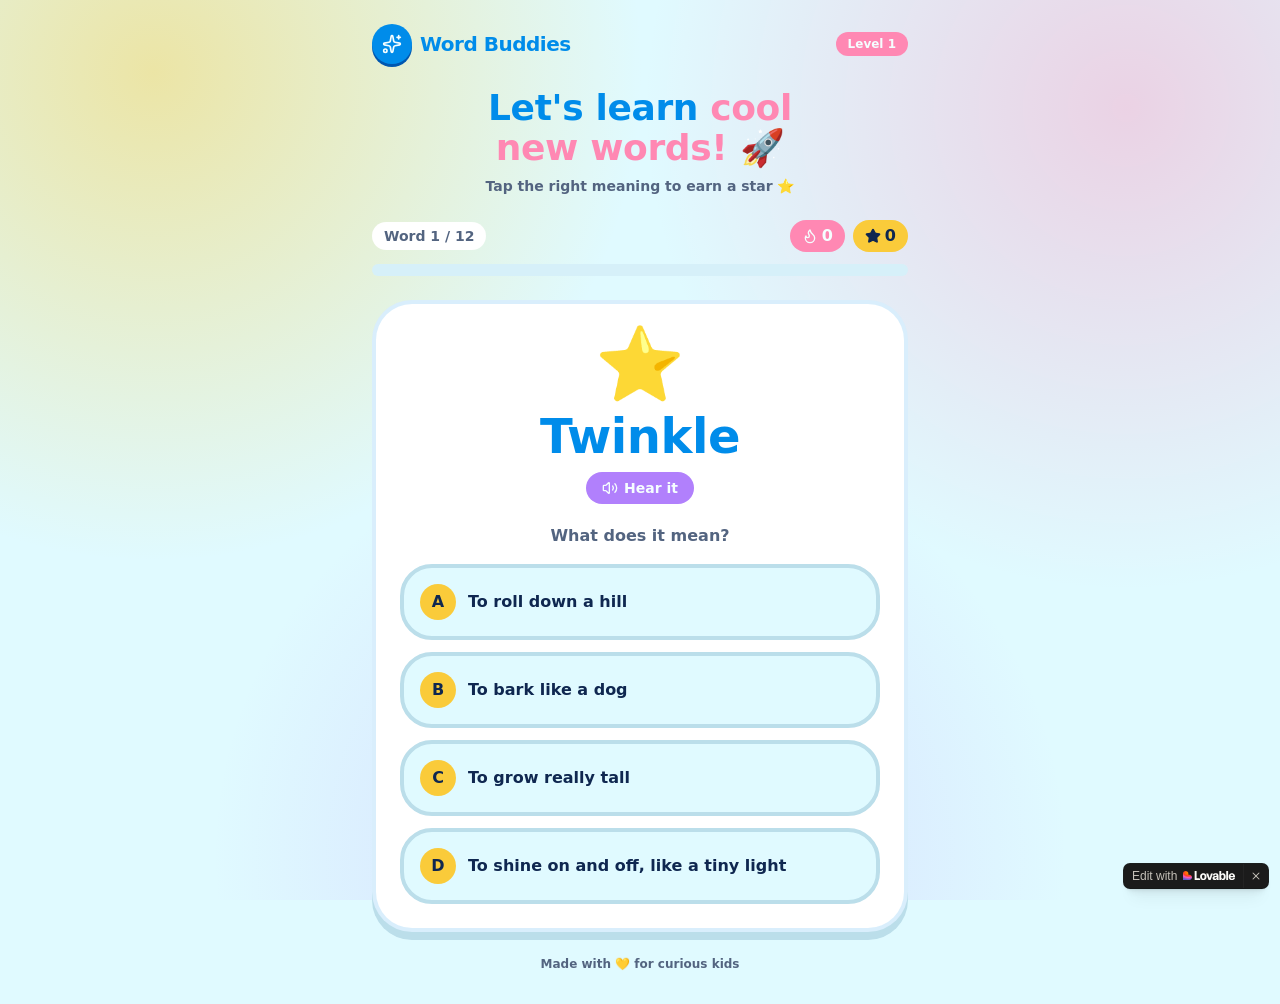
<file: Games/Word Game/Word Buddies — Vocabulary Game for Kids.html>
<!DOCTYPE html>
<!-- saved from url=(0034)https://en-quest-game.lovable.app/ -->
<html lang="en"><head><meta http-equiv="Content-Type" content="text/html; charset=UTF-8"><style>body {transition: opacity ease-in 0.2s; } 
body[unresolved] {opacity: 0; display: block; overflow: hidden; position: relative; } 
</style><meta name="viewport" content="width=device-width, initial-scale=1"><link rel="stylesheet" href="./Word Buddies — Vocabulary Game for Kids_files/styles-CphlquhZ.css" data-precedence="default"><link rel="stylesheet" href="./Word Buddies — Vocabulary Game for Kids_files/css2" data-precedence="default"><title>Word Buddies — Vocabulary Game for Kids</title><meta name="author" content="Lovable"><meta property="og:type" content="website"><meta name="twitter:card" content="summary"><meta name="twitter:site" content="@Lovable"><meta name="twitter:title" content="Lovable App"><meta name="twitter:description" content="A fun English vocabulary learning game for elementary schoolers."><meta name="description" content="A fun and friendly English vocabulary game for elementary school kids. Pick the right meaning, hear each word, and earn stars!"><meta property="og:title" content="Word Buddies — Vocabulary Game for Kids"><meta property="og:description" content="Learn cool new words the fun way!"><link rel="modulepreload" href="https://en-quest-game.lovable.app/assets/index-WOw7U7XY.js"><link rel="modulepreload" href="https://en-quest-game.lovable.app/assets/index-w1EEcjqR.js">
<style>
	@font-face {
		font-family: 'CameraPlainVariable';
		src: url('https://cdn.gpteng.co/mcp-widgets/v1/fonts/CameraPlainVariable.woff2') format('woff2');
		font-weight: 100 900;
		font-style: normal;
		font-display: swap;
	}

	#lovable-badge {
		--badge-bg: #1b1b1b;
		--badge-text: #c5c1b9;
		--badge-text-hover: #dcdad5;
		--badge-radius: 6px;
		--badge-padding: 8px;
		--badge-gap: 6px;
		--badge-shadow: 
			0 0 0 1px rgba(0, 0, 0, 0.88),
			0 1px 0 0 rgba(0, 0, 0, 0.04),
			0 2px 2px -1px rgba(0, 0, 0, 0.08),
			0 4px 4px -2px rgba(0, 0, 0, 0.08),
			0 8px 8px -4px rgba(0, 0, 0, 0.08),
			0 16px 16px -8px rgba(0, 0, 0, 0.08);
		--badge-transition-duration: 0.2s;
		--badge-transition-easing: cubic-bezier(0.16, 1, 0.32, 1);
		--focus-color: #575ECF;
		--focus-offset: 2px;
		--focus-width: 2px;
		
		position: fixed;
		bottom: 12px;
		right: 12px;
		height: 24px;
		display: flex;
		align-items: center;
		z-index: 1000000;
		background-color: var(--badge-bg);
		color: var(--badge-text);
		border-radius: var(--badge-radius);
		box-shadow: var(--badge-shadow);
		font-size: 12px;
		font-family: CameraPlainVariable, "CameraPlainVariable Fallback", -apple-system, BlinkMacSystemFont, 'Segoe UI', Roboto, sans-serif;
		font-weight: 400 !important;
		text-transform: none !important;
		font-feature-settings: normal !important;
		transform: translateZ(0);
		will-change: transform, opacity;
	}

	#lovable-badge-cta {
		display: flex;
		align-items: center;
		gap: var(--badge-gap);
		padding: 0 var(--badge-padding);
		height: 100%;
		color: inherit;
		text-decoration: none;
		white-space: nowrap;
		border-radius: var(--badge-radius) 0 0 var(--badge-radius);
		transition: 
			background-color var(--badge-transition-duration) ease,
			color var(--badge-transition-duration) ease,
			transform 0.1s ease;
	}

	#lovable-badge-cta:hover {
		background: rgba(255, 255, 255, 0.04);
		color: var(--badge-text-hover);
	}

	#lovable-badge-cta:active {
		transform: scale(0.98);
	}

	#lovable-badge-cta:focus {
		outline: none;
	}

	#lovable-badge-cta:focus-visible {
		outline: var(--focus-width) solid var(--focus-color);
		outline-offset: var(--focus-offset);
		z-index: 1;
	}

	#lovable-badge-text {
		line-height: 1;
	}

	#lovable-badge-divider {
		width: 1px;
		height: 24px;
		background-color: rgba(255, 255, 255, 0.04);
		flex-shrink: 0;
	}

	#lovable-badge-close {
		width: 24px;
		height: 24px;
		min-width: 24px;
		min-height: 24px;
		cursor: pointer;
		background: none;
		border: none;
		padding: 0;
		display: flex;
		align-items: center;
		justify-content: center;
		border-radius: 0 var(--badge-radius) var(--badge-radius) 0;
		flex-shrink: 0;
		transition: 
			background-color var(--badge-transition-duration) ease,
			transform 0.1s ease;
	}

	#lovable-badge-close:hover {
		background: rgba(255, 255, 255, 0.04);
	}

	#lovable-badge-close:active {
		transform: scale(0.92);
	}

	#lovable-badge-close:focus {
		outline: none;
	}

	#lovable-badge-close:focus-visible {
		outline: var(--focus-width) solid var(--focus-color);
		outline-offset: calc(var(--focus-offset) * -1);
		z-index: 1;
	}

	#lovable-badge-close svg path {
		fill: var(--badge-text);
		transition: fill var(--badge-transition-duration) ease;
	}

	#lovable-badge-close:hover svg path {
		fill: var(--badge-text-hover);
	}

	@media (prefers-reduced-motion: reduce) {
		#lovable-badge-cta,
		#lovable-badge-close,
		#lovable-badge-close svg path {
			transition: none;
		}
		
		#lovable-badge-cta:active,
		#lovable-badge-close:active {
			transform: none;
		}
	}

	@media (prefers-contrast: high) {
		#lovable-badge {
			--badge-bg: #000;
			--badge-text: #fff;
			--badge-text-hover: #fff;
			border: 2px solid currentColor;
		}
		
		#lovable-badge-cta:focus-visible,
		#lovable-badge-close:focus-visible {
			outline-width: 3px;
		}
	}
</style>
<script defer="" src="./Word Buddies — Vocabulary Game for Kids_files/_flock.js.загрузка" data-proxy-url="/~api/analytics"></script><meta property="og:image" content="https://pub-bb2e103a32db4e198524a2e9ed8f35b4.r2.dev/ad61d235-a890-4086-8e6b-a537c27d5ed6/id-preview-dbba8764--251abc76-0c2e-4453-bb1f-09bee1192fc6.lovable.app-1779688828420.png"><meta name="twitter:image" content="https://pub-bb2e103a32db4e198524a2e9ed8f35b4.r2.dev/ad61d235-a890-4086-8e6b-a537c27d5ed6/id-preview-dbba8764--251abc76-0c2e-4453-bb1f-09bee1192fc6.lovable.app-1779688828420.png"></head><body>
<aside id="lovable-badge" role="complementary" dir="ltr" lang="en" aria-label="Edit with Lovable">
	<a id="lovable-badge-cta" target="_blank" href="https://lovable.dev/projects/251abc76-0c2e-4453-bb1f-09bee1192fc6?utm_source=lovable-badge" rel="noopener nofollow" aria-label="Edit with Lovable">
		<span id="lovable-badge-text">Edit with</span>
		<svg xmlns="http://www.w3.org/2000/svg" width="52" height="16" fill="none" viewBox="0 0 52 16">
  <path fill="#FCFBF8" fill-rule="evenodd" d="M20.318 5.25c.643 0 1.206.14 1.69.418a2.81 2.81 0 0 1 1.118 1.191c.266.513.4 1.115.4 1.807s-.134 1.296-.4 1.812a2.81 2.81 0 0 1-1.118 1.193c-.484.278-1.047.418-1.69.418s-1.208-.14-1.695-.418a2.85 2.85 0 0 1-1.125-1.193c-.262-.516-.393-1.12-.393-1.812s.131-1.294.393-1.807a2.848 2.848 0 0 1 1.125-1.191c.487-.279 1.052-.418 1.695-.418Zm0 1.425c-.27 0-.504.076-.7.228-.193.147-.34.37-.443.67-.102.295-.153.66-.153 1.093 0 .435.05.801.153 1.1.102.3.25.524.443.676.196.147.43.22.7.22.27 0 .502-.073.694-.22.193-.152.341-.375.443-.67.103-.299.153-.667.153-1.106 0-.65-.112-1.145-.337-1.481a1.08 1.08 0 0 0-.953-.51ZM32.7 5.25c.61 0 1.127.1 1.549.3.422.197.74.48.953.849.217.368.325.809.325 1.32v2.704c0 .29.02.562.062.812.044.245.108.4.19.466V12h-1.935a5.895 5.895 0 0 1-.105-.684 7.745 7.745 0 0 1-.02-.228 2.293 2.293 0 0 1-.151.203c-.205.242-.47.437-.793.584-.32.143-.685.215-1.094.215-.406 0-.77-.08-1.094-.24a1.845 1.845 0 0 1-.756-.682 1.984 1.984 0 0 1-.27-1.045c0-.606.178-1.069.535-1.388.356-.324.87-.534 1.542-.633l1.125-.16c.225-.032.403-.074.534-.123a.622.622 0 0 0 .288-.196.549.549 0 0 0 .093-.327.65.65 0 0 0-.11-.367.702.702 0 0 0-.32-.27c-.14-.07-.31-.105-.51-.105-.32 0-.576.083-.768.251-.193.164-.298.39-.314.676h-1.923c.016-.434.147-.82.393-1.155.25-.34.596-.604 1.039-.792.442-.189.954-.283 1.535-.283Zm.99 3.498a.98.98 0 0 1-.215.14 2.49 2.49 0 0 1-.584.178l-.473.092c-.315.061-.553.156-.713.283-.155.127-.233.305-.233.534 0 .23.084.412.252.547.168.135.383.203.645.203s.494-.058.694-.173c.201-.118.355-.282.461-.49.11-.21.166-.448.166-.714v-.6Zm4.526-2.375c.065-.125.138-.243.221-.349.197-.25.437-.44.719-.571.282-.135.6-.203.952-.203.528 0 .988.138 1.377.412.389.275.688.67.896 1.186.21.512.314 1.12.314 1.824 0 .7-.107 1.309-.32 1.825-.213.512-.518.906-.915 1.18-.393.275-.854.412-1.383.412-.352 0-.667-.062-.946-.184a1.832 1.832 0 0 1-.7-.554 2.2 2.2 0 0 1-.234-.383V12h-1.843V3h1.862v3.373Zm1.284.296c-.274 0-.51.085-.707.253-.192.163-.338.397-.436.7a3.376 3.376 0 0 0-.148 1.05c0 .406.05.759.148 1.058.098.299.243.53.436.694.197.164.433.246.707.246.279 0 .512-.082.7-.246.193-.164.336-.395.43-.694.099-.3.148-.652.148-1.058 0-.405-.05-.757-.147-1.056-.095-.299-.238-.53-.43-.694a1.015 1.015 0 0 0-.7-.253Zm9.416-1.419c.602 0 1.136.131 1.604.393.466.262.829.643 1.086 1.143.263.5.394 1.097.394 1.794 0 .25-.002.449-.006.596H47.51c.018.288.071.538.164.75a1.3 1.3 0 0 0 .491.596c.214.13.465.196.757.196.319 0 .583-.082.792-.246.209-.167.34-.403.393-.706h1.862a2.48 2.48 0 0 1-.485 1.235 2.54 2.54 0 0 1-1.051.805c-.439.188-.949.283-1.53.283-.655 0-1.225-.125-1.708-.375a2.672 2.672 0 0 1-1.13-1.143c-.267-.508-.4-1.137-.4-1.887 0-.712.14-1.327.418-1.843a2.86 2.86 0 0 1 1.155-1.186c.491-.27 1.051-.405 1.678-.405Zm-.044 1.345c-.274 0-.516.068-.725.203a1.29 1.29 0 0 0-.479.59 2.045 2.045 0 0 0-.132.498h2.562a1.873 1.873 0 0 0-.138-.602 1.061 1.061 0 0 0-.418-.516 1.243 1.243 0 0 0-.67-.173Z" clip-rule="evenodd"></path>
  <path fill="#FCFBF8" d="m26.605 9.995 1.342-4.566h1.924L27.628 12h-2.07l-2.33-6.57h1.98l1.397 4.565Zm-13.013.143h2.256c1.632 0 1.421 1.837 1.418 1.861h-5.603V3h1.93v7.138Zm31.516 1.861h-1.862V3h1.862v8.999Z"></path>
  <path fill="url(#a)" fill-rule="evenodd" d="M2.7 3c1.492 0 2.7 1.192 2.7 2.663v1.012h.9c1.49 0 2.7 1.192 2.7 2.662S7.791 12 6.3 12H0V5.663C0 4.193 1.209 3 2.7 3Z" clip-rule="evenodd"></path>
  <defs>
    <radialgradient id="a" cx="0" cy="0" r="1" gradientTransform="matrix(-1.54236 7.07838 -10.231 -2.15602 4.627 5.022)" gradientUnits="userSpaceOnUse">
      <stop offset=".106" stop-color="#FE7B02"></stop>
      <stop offset=".394" stop-color="#FE3F21"></stop>
      <stop offset=".608" stop-color="#F858BC"></stop>
      <stop offset=".929" stop-color="#575ECF"></stop>
    </radialgradient>
  </defs>
</svg>


	</a>
	
	<span id="lovable-badge-divider" aria-hidden="true"></span>
	
	<button id="lovable-badge-close" aria-label="Dismiss" title="Dismiss" type="button">
		<svg xmlns="http://www.w3.org/2000/svg" width="16" height="16" fill="none" viewBox="0 0 16 16" aria-hidden="true">
			<path d="M10.646 4.646a.5.5 0 1 1 .707.708L8.707 8l2.646 2.646a.5.5 0 1 1-.707.707L8 8.707l-2.646 2.646a.5.5 0 1 1-.708-.707L7.293 8 4.646 5.354a.5.5 0 1 1 .708-.708L8 7.293l2.646-2.647Z"></path>
		</svg>
	</button>
</aside>
<script>
	// Don't show the lovable-badge if the page is in an iframe or if it's being rendered by puppeteer (screenshot service)
	if (window.self !== window.top || navigator.userAgent.includes('puppeteer')) {
		// the page is in an iframe
		var badge = document.getElementById('lovable-badge');
		if (badge) {
			badge.style.display = 'none';
		}
	}

	// Add click event listener to close button with animation
	var closeButton = document.getElementById('lovable-badge-close');
	if (closeButton) {
		closeButton.addEventListener('click', function(event) {
			event.preventDefault();
			event.stopPropagation();
			var badge = document.getElementById('lovable-badge');
			if (badge) {
				badge.classList.add('closing');
				setTimeout(function() {
					if (badge) {
						badge.style.display = 'none';
					}
				}, 240);
			}
		});
	}
</script>
<main class="min-h-screen"><header class="mx-auto flex max-w-xl items-center justify-between px-5 pt-6"><div class="flex items-center gap-2"><div class="grid h-10 w-10 place-items-center rounded-2xl bg-primary text-primary-foreground shadow-[0_3px_0_0_oklch(0.45_0.18_245)]"><svg xmlns="http://www.w3.org/2000/svg" width="24" height="24" viewBox="0 0 24 24" fill="none" stroke="currentColor" stroke-width="2" stroke-linecap="round" stroke-linejoin="round" class="lucide lucide-sparkles h-5 w-5" aria-hidden="true"><path d="M11.017 2.814a1 1 0 0 1 1.966 0l1.051 5.558a2 2 0 0 0 1.594 1.594l5.558 1.051a1 1 0 0 1 0 1.966l-5.558 1.051a2 2 0 0 0-1.594 1.594l-1.051 5.558a1 1 0 0 1-1.966 0l-1.051-5.558a2 2 0 0 0-1.594-1.594l-5.558-1.051a1 1 0 0 1 0-1.966l5.558-1.051a2 2 0 0 0 1.594-1.594z"></path><path d="M20 2v4"></path><path d="M22 4h-4"></path><circle cx="4" cy="20" r="2"></circle></svg></div><span class="text-xl font-bold tracking-tight text-primary">Word Buddies</span></div><span class="rounded-full bg-accent px-3 py-1 text-xs font-bold text-accent-foreground">Level 1</span></header><section class="mx-auto max-w-xl px-5 pt-6 text-center"><h1 class="text-balance text-3xl text-primary md:text-4xl">Let's learn <span class="text-accent">cool new words!</span> 🚀</h1><p class="mt-2 text-sm font-semibold text-muted-foreground">Tap the right meaning to earn a star ⭐</p></section><div class="mx-auto max-w-xl px-5 py-6"><div class="flex items-center justify-between"><span class="rounded-full bg-card px-3 py-1 text-sm font-bold text-muted-foreground">Word 1 / 12</span><div class="flex items-center gap-2"><span class="inline-flex items-center gap-1 rounded-full bg-accent px-3 py-1 font-bold text-accent-foreground"><svg xmlns="http://www.w3.org/2000/svg" width="24" height="24" viewBox="0 0 24 24" fill="none" stroke="currentColor" stroke-width="2" stroke-linecap="round" stroke-linejoin="round" class="lucide lucide-flame h-4 w-4" aria-hidden="true"><path d="M12 3q1 4 4 6.5t3 5.5a1 1 0 0 1-14 0 5 5 0 0 1 1-3 1 1 0 0 0 5 0c0-2-1.5-3-1.5-5q0-2 2.5-4"></path></svg> 0</span><span class="inline-flex items-center gap-1 rounded-full bg-secondary px-3 py-1 font-bold text-secondary-foreground"><svg xmlns="http://www.w3.org/2000/svg" width="24" height="24" viewBox="0 0 24 24" fill="none" stroke="currentColor" stroke-width="2" stroke-linecap="round" stroke-linejoin="round" class="lucide lucide-star h-4 w-4 fill-current" aria-hidden="true"><path d="M11.525 2.295a.53.53 0 0 1 .95 0l2.31 4.679a2.123 2.123 0 0 0 1.595 1.16l5.166.756a.53.53 0 0 1 .294.904l-3.736 3.638a2.123 2.123 0 0 0-.611 1.878l.882 5.14a.53.53 0 0 1-.771.56l-4.618-2.428a2.122 2.122 0 0 0-1.973 0L6.396 21.01a.53.53 0 0 1-.77-.56l.881-5.139a2.122 2.122 0 0 0-.611-1.879L2.16 9.795a.53.53 0 0 1 .294-.906l5.165-.755a2.122 2.122 0 0 0 1.597-1.16z"></path></svg> 0</span></div></div><div class="mt-3 h-3 w-full overflow-hidden rounded-full bg-muted"><div class="h-full rounded-full bg-gradient-to-r from-secondary to-accent transition-all duration-500" style="width: 0%;"></div></div><div class="mt-6 rounded-3xl border-4 border-primary/15 bg-card p-6 shadow-[0_8px_0_0_oklch(0.88_0.04_220)] animate-pop "><div class="text-center"><div class="text-7xl animate-bounce-soft">⭐</div><h1 class="mt-3 text-5xl font-bold text-primary">Twinkle</h1><button aria-label="Hear the word" class="mt-3 inline-flex items-center gap-1.5 rounded-full bg-fun px-4 py-1.5 text-sm font-bold text-fun-foreground transition hover:scale-105 active:scale-95"><svg xmlns="http://www.w3.org/2000/svg" width="24" height="24" viewBox="0 0 24 24" fill="none" stroke="currentColor" stroke-width="2" stroke-linecap="round" stroke-linejoin="round" class="lucide lucide-volume2 lucide-volume-2 h-4 w-4" aria-hidden="true"><path d="M11 4.702a.705.705 0 0 0-1.203-.498L6.413 7.587A1.4 1.4 0 0 1 5.416 8H3a1 1 0 0 0-1 1v6a1 1 0 0 0 1 1h2.416a1.4 1.4 0 0 1 .997.413l3.383 3.384A.705.705 0 0 0 11 19.298z"></path><path d="M16 9a5 5 0 0 1 0 6"></path><path d="M19.364 18.364a9 9 0 0 0 0-12.728"></path></svg> Hear it</button></div><p class="mt-5 text-center text-base font-semibold text-muted-foreground">What does it mean?</p><div class="mt-4 grid gap-3"><button class="group flex items-center gap-3 rounded-2xl border-4 px-4 py-4 text-left text-base font-semibold transition-all border-border bg-background hover:-translate-y-0.5 hover:border-primary hover:bg-primary/5 active:translate-y-0"><span class="grid h-9 w-9 shrink-0 place-items-center rounded-xl bg-secondary font-bold text-secondary-foreground">A</span><span class="flex-1">To roll down a hill</span></button><button class="group flex items-center gap-3 rounded-2xl border-4 px-4 py-4 text-left text-base font-semibold transition-all border-border bg-background hover:-translate-y-0.5 hover:border-primary hover:bg-primary/5 active:translate-y-0"><span class="grid h-9 w-9 shrink-0 place-items-center rounded-xl bg-secondary font-bold text-secondary-foreground">B</span><span class="flex-1">To bark like a dog</span></button><button class="group flex items-center gap-3 rounded-2xl border-4 px-4 py-4 text-left text-base font-semibold transition-all border-border bg-background hover:-translate-y-0.5 hover:border-primary hover:bg-primary/5 active:translate-y-0"><span class="grid h-9 w-9 shrink-0 place-items-center rounded-xl bg-secondary font-bold text-secondary-foreground">C</span><span class="flex-1">To grow really tall</span></button><button class="group flex items-center gap-3 rounded-2xl border-4 px-4 py-4 text-left text-base font-semibold transition-all border-border bg-background hover:-translate-y-0.5 hover:border-primary hover:bg-primary/5 active:translate-y-0"><span class="grid h-9 w-9 shrink-0 place-items-center rounded-xl bg-secondary font-bold text-secondary-foreground">D</span><span class="flex-1">To shine on and off, like a tiny light</span></button></div></div></div><footer class="pb-8 text-center text-xs font-bold text-muted-foreground">Made with 💛 for curious kids</footer></main><veepn-lock-screen><template shadowrootmode="open"><style>html{box-sizing:border-box;text-size-adjust:100%;word-break:normal;tab-size:4}*,:before,:after{background-repeat:no-repeat;box-sizing:border-box}:before,:after{text-decoration:inherit;vertical-align:inherit}*{padding:0;margin:0}hr{overflow:visible;height:0;color:inherit;border:0;border-top:1px solid}details,main{display:block}summary{display:list-item}small{font-size:80%}[hidden]{display:none!important}abbr[title]{border-bottom:none;text-decoration:underline;text-decoration:underline dotted}a{background-color:transparent}a:active,a:hover{outline-width:0}code,kbd,pre,samp{font-family:monospace}pre{font-size:1em}b,strong{font-weight:bolder}sub,sup{font-size:75%;line-height:0;position:relative;vertical-align:baseline}sub{bottom:-.25em}sup{top:-.5em}table{border-color:inherit;text-indent:0}iframe{border-style:none}input{border-radius:0}[type=number]::-webkit-inner-spin-button,[type=number]::-webkit-outer-spin-button{height:auto}[type=search]{appearance:textfield;outline-offset:-2px}[type=search]::-webkit-search-decoration{appearance:none}textarea{overflow:auto;resize:vertical}button,input,optgroup,select,textarea{font:inherit;color:inherit}optgroup{font-weight:700}button{overflow:visible}button,select{text-transform:none}button,[type=button],[type=reset],[type=submit],[role=button]{cursor:pointer}button::-moz-focus-inner,[type=button]::-moz-focus-inner,[type=reset]::-moz-focus-inner,[type=submit]::-moz-focus-inner{border-style:none;padding:0}button,html [type=button],[type=reset],[type=submit]{appearance:auto}button,input,select,textarea{background-color:transparent;border-style:none}button:-moz-focusring,[type=button]::-moz-focus-inner,[type=reset]::-moz-focus-inner,[type=submit]::-moz-focus-inner{outline:1px dotted ButtonText}select{appearance:none}a:focus,button:focus,input:focus,select:focus,textarea:focus{outline-width:0}select::-ms-expand{display:none}select::-ms-value{color:currentcolor}legend{border:0;color:inherit;display:table;white-space:normal;max-width:100%}::-webkit-file-upload-button{appearance:auto;color:inherit;font:inherit}[disabled]{cursor:default}img{border-style:none}progress{vertical-align:baseline}[aria-busy=true]{cursor:progress}[aria-controls]{cursor:pointer}[aria-disabled=true]{cursor:default}ul,ol{list-style-type:none}figure{margin:0}@keyframes slide-in{0%{opacity:0;transform:translateY(16px)}to{opacity:1;transform:translateY(0)}}.gradient-blue{background:radial-gradient(106.41% 128.47% at 50.15% 128.47%,#23abff,#3066ff)}.gradient-green{background:radial-gradient(92.26% 118.88% at 50.15% .13%,#00c3c3,#00aab3)}.gradient-purple{background:radial-gradient(165.12% 115.56% at 50.15% .13%,#a15aff,#00a0eb)}.bg-blue{background-color:#f2f5ff}.bg-purple{background-color:#f7f0ff}.bg-green{background-color:#ebffed}.lock-screen{font-family:FigtreeVF,sans-serif;letter-spacing:normal;position:fixed;z-index:2147483638;right:24px;bottom:24px;width:327px;border-radius:24px;overflow:hidden;box-shadow:0 24px 32px #00000014;animation:slide-in .3s ease-in-out forwards}.lock-screen__content{position:relative;padding:24px 24px 64px}.lock-screen__close{position:absolute;top:16px;right:16px;width:24px;height:24px;display:flex;align-items:center;justify-content:center;opacity:.5}.lock-screen__label{height:26px;width:fit-content;border-radius:50px;background-color:#fff3;padding-inline:16px;display:flex;align-items:center;justify-content:center;gap:8px;color:#fff;font-size:12px;line-height:18px;margin:-8px auto 16px}.lock-screen__title{color:#fff;text-align:center;font-size:20px;line-height:28px;font-weight:600;margin-bottom:8px}.lock-screen__description{color:#f5f6f7;text-align:center;font-size:14px;line-height:20px}.lock-screen__description b{font-weight:600}.lock-screen__card{position:relative;z-index:1;margin-top:-44px;background-color:#fff;border-radius:24px;padding:32px 20px 20px}.lock-screen__inner{margin-bottom:24px}.lock-screen__submit{display:flex;align-items:center;justify-content:center;gap:10px;font-weight:700;font-size:16px;height:40px;width:100%;border-radius:12px;padding-inline:16px;background-color:#f70;color:#fff;margin-bottom:16px}.lock-screen__skip{display:flex;align-items:center;justify-content:center;font-size:14px;line-height:20px;color:#82829c;margin-inline:auto}.price-card{border:1px solid #f2f2fc;background:linear-gradient(254.14deg,#fafbff .04%,#f5f8ff 100.04%);border-radius:24px;padding:24px 28px}.price-card__label{color:#4a5764;text-align:center;font-size:14px;line-height:20px;text-transform:uppercase;margin-bottom:16px}.price-card__price{display:flex;justify-content:center;align-items:flex-start;column-gap:2px;margin-bottom:12px}.price-card__currency{color:#515478;font-size:18px;line-height:28px}.price-card__number{color:#14142a;text-align:center;font-size:64px;line-height:54px}.price-card__wrap{display:flex;flex-direction:column}.price-card__decimal{color:#515478;font-size:18px;line-height:28px;font-weight:600}.price-card__period{color:#515478;font-size:14px;line-height:20px;margin-top:-6px}.price-card__discount{position:relative;display:flex;align-items:center;justify-content:center;margin-bottom:12px}.price-card__discount-divider{position:absolute;z-index:0;top:50%;left:0;width:100%;height:1px;background-color:#dbe2f9;transform:translateY(-50%)}.price-card__discount-icon{position:absolute;z-index:1;top:50%;left:50%;transform:translate(-50%,-50%)}.price-card__discount-text{position:relative;z-index:2;color:#fff;font-size:12px;font-weight:600;line-height:18px}.price-card__features{display:flex;align-items:center;justify-content:center;column-gap:16px}.price-card__feature{color:#222e3a;font-size:14px;line-height:20px;display:flex;align-items:center;gap:6px}.price-card__feature:before{content:"";display:block;width:4px;height:4px;background-color:#20df9e;border-radius:50%;flex-shrink:0}.features-list{display:grid;grid-template-columns:repeat(3,1fr);gap:12px}.features-list__item{display:flex;flex-direction:column;align-items:center;gap:6px}.features-list__icon{width:52px;height:52px;border-radius:12px;display:flex;align-items:center;justify-content:center}.features-list__text{color:#293a53;text-align:center;font-size:16px;line-height:24px;letter-spacing:-.1px}</style></template><style>@font-face{font-family:FigtreeVF;src:url(chrome-extension://panammoooggmlehahpcjckcncfeffcoi/fonts/FigtreeVF.woff2) format("woff2 supports variations"),url(chrome-extension://panammoooggmlehahpcjckcncfeffcoi/fonts/FigtreeVF.woff2) format("woff2-variations");font-weight:100 1000;font-display:swap}</style></veepn-lock-screen></body></html>
</file>
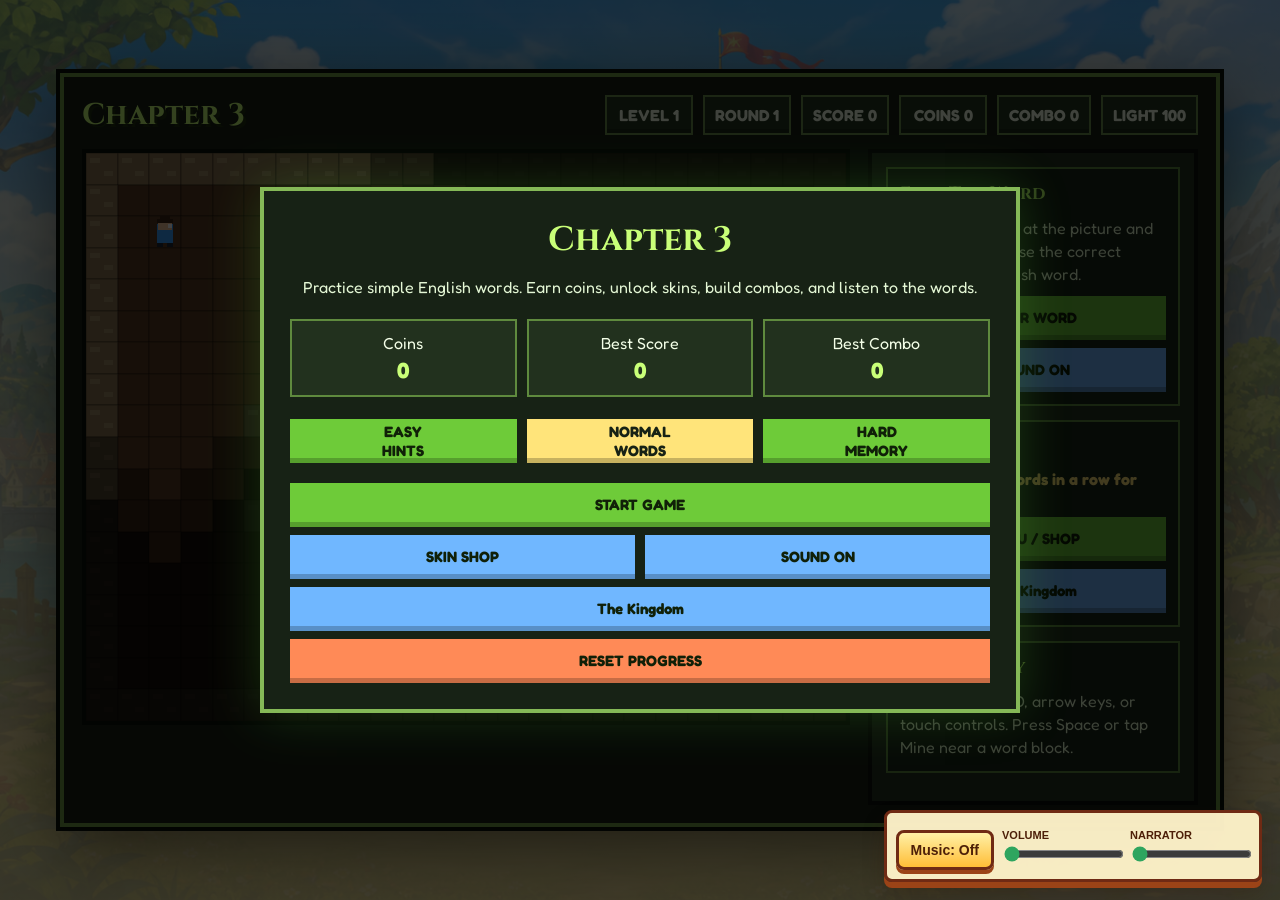
<file: games/Word-miner/block-mine-portal.html>
<!DOCTYPE html>
<html lang="en">
<head>
<meta charset="UTF-8">
<meta name="viewport" content="width=1180">
<title>Chapter 3</title>
<link href="https://fonts.googleapis.com/css2?family=Cinzel:wght@700;800;900&family=Fredoka:wght@400;600;700&display=swap" rel="stylesheet">
<style>
*{
    box-sizing:border-box;
}

body{
    margin:0;
    min-height:100vh;
    display:flex;
    align-items:center;
    justify-content:center;
    overflow:hidden;
    background:
        radial-gradient(circle at top,#3b6537 0%,#142516 42%,#070a07 100%);
    color:#f4ffe8;
    font-family:Verdana,Arial,sans-serif;
}

body::before{
    content:"";
    position:fixed;
    inset:0;
    background:
        linear-gradient(rgba(255,255,255,0.045) 1px,transparent 1px),
        linear-gradient(90deg,rgba(255,255,255,0.035) 1px,transparent 1px);
    background-size:32px 32px;
    pointer-events:none;
}

#shell{
    width:min(1160px,96vw);
    padding:18px;
    border:4px solid #6f9d48;
    background:#172215;
    box-shadow:
        0 0 0 4px #0b100a,
        0 20px 70px rgba(0,0,0,0.55);
}

#topbar{
    display:grid;
    grid-template-columns:1fr auto;
    gap:18px;
    align-items:center;
    margin-bottom:14px;
}

h1{
    margin:0;
    font-size:30px;
    color:#c9ff78;
    text-shadow:3px 3px 0 #203112;
}

#stats{
    display:flex;
    gap:10px;
    flex-wrap:wrap;
    justify-content:flex-end;
}

.pill{
    min-width:88px;
    padding:8px 10px;
    border:2px solid #6e9550;
    background:#253820;
    text-align:center;
    font-weight:700;
    box-shadow:inset 0 -4px 0 rgba(0,0,0,0.2);
}

#layout{
    display:grid;
    grid-template-columns:768px 1fr;
    gap:18px;
    align-items:start;
}

#gameCanvas{
    width:768px;
    height:576px;
    image-rendering:pixelated;
    border:4px solid #0b100a;
    background:#090b08;
}

#panel{
    min-height:576px;
    padding:14px;
    border:4px solid #0b100a;
    background:#22311e;
}

.section{
    margin-bottom:14px;
    padding:12px;
    border:2px solid #5f8a3e;
    background:#182516;
}

.section h2{
    margin:0 0 10px;
    color:#b9ff68;
    font-size:18px;
}

#targetCard{
    display:grid;
    grid-template-columns:72px 1fr;
    gap:12px;
    align-items:center;
}

#targetIcon{
    width:72px;
    height:72px;
    display:flex;
    align-items:center;
    justify-content:center;
    border:3px solid #6e9550;
    background:#2d4127;
    font-size:42px;
}

#targetText,
#message{
    color:#e9ffd6;
    font-size:16px;
    line-height:1.45;
}

#choices,
#badges{
    display:grid;
    gap:8px;
}

.choice,
.badge{
    display:flex;
    align-items:center;
    justify-content:center;
    gap:8px;
    padding:9px;
    border:2px solid #486b35;
    background:#2d4127;
    font-weight:700;
}

.minerVocabIcon{
    display:inline-block;
    width:34px;
    aspect-ratio:1;
    flex:0 0 auto;
    border-radius:7px;
    background-color:#fff4c7;
    box-shadow:0 3px 0 rgba(30,18,7,0.24);
    vertical-align:middle;
}

#targetIcon .minerVocabIcon{
    width:62px;
}

.choice .minerVocabIcon,
.badge .minerVocabIcon,
.skinName .minerVocabIcon{
    width:30px;
}

.badge.locked{
    opacity:0.42;
    filter:saturate(0.4);
}

#boostLine{
    color:#ffe47a;
    font-weight:800;
    min-height:22px;
}

button{
    width:100%;
    min-height:44px;
    margin-top:8px;
    border:0;
    background:#6ecb39;
    color:#102008;
    font-size:15px;
    font-weight:800;
    cursor:pointer;
    box-shadow:inset 0 -5px 0 rgba(0,0,0,0.22);
}

button:hover{
    filter:brightness(1.12);
}

button.secondary{
    background:#70b7ff;
}

button.danger{
    background:#ff8a57;
}

button:disabled{
    cursor:not-allowed;
    opacity:0.45;
    filter:saturate(0.4);
}

#overlay{
    position:absolute;
    inset:0;
    display:flex;
    align-items:center;
    justify-content:center;
    background:rgba(0,0,0,0.74);
}

#overlay.hidden{
    display:none;
}

#menu{
    width:min(760px,92vw);
    max-height:92vh;
    overflow:auto;
    padding:26px;
    border:4px solid #85b957;
    background:#172215;
    text-align:center;
    box-shadow:0 0 50px rgba(118,255,72,0.18);
}

#menu h2{
    margin:0 0 12px;
    color:#c9ff78;
    font-size:34px;
}

#menu p{
    margin:0 0 18px;
    line-height:1.6;
    color:#e4f7d5;
}

.menuStats,
.shopGrid{
    display:grid;
    grid-template-columns:repeat(3,1fr);
    gap:10px;
    margin:14px 0;
}

.menuBox,
.skinCard{
    padding:12px;
    border:2px solid #5f8a3e;
    background:#22311e;
}

.menuBox strong{
    display:block;
    color:#c9ff78;
    font-size:22px;
    margin-top:4px;
}

.skinPreview{
    width:52px;
    height:52px;
    margin:0 auto 8px;
    border:3px solid #0b100a;
    background:#263525;
}

.skinName{
    color:#c9ff78;
    font-weight:800;
}

.skinName{
    display:flex;
    align-items:center;
    justify-content:center;
    gap:7px;
}

.price{
    color:#ffe47a;
    font-weight:700;
    margin-top:4px;
}

.menuRow{
    display:grid;
    grid-template-columns:1fr 1fr;
    gap:10px;
}

.difficultyRow{
    display:grid;
    grid-template-columns:repeat(3,1fr);
    gap:10px;
    margin:12px 0;
}

.difficultyBtn.active{
    background:#ffe47a;
    color:#172215;
}

.hidden{
    display:none;
}

@media (max-width:1050px){
    body{
        overflow:auto;
        align-items:flex-start;
        padding:12px 0 88px;
    }

    #shell{
        width:min(760px,calc(100vw - 20px));
        padding:12px;
    }

    #layout{
        grid-template-columns:1fr;
    }

    #gameCanvas{
        width:100%;
        height:auto;
        max-height:58vh;
        object-fit:contain;
    }

    #panel{
        min-height:0;
    }

    .menuStats,
    .shopGrid{
        grid-template-columns:1fr;
    }

    #menu{
        max-height:calc(100dvh - 112px);
        padding:16px;
    }

    #overlay{
        align-items:flex-start;
        overflow:auto;
        padding:14px 0 90px;
    }
}

@media (max-width:640px){
    #shell{
        width:calc(100vw - 12px);
        padding:8px;
    }

    #topbar{
        grid-template-columns:1fr;
        gap:10px;
    }

    #stats{
        justify-content:flex-start;
        gap:6px;
    }

    .pill{
        min-width:70px;
        padding:6px 7px;
        font-size:12px;
    }

    #panel{
        padding:10px;
    }

    .section{
        padding:10px;
    }

    #targetCard{
        grid-template-columns:58px 1fr;
    }

    #targetIcon{
        width:58px;
        height:58px;
    }

    #menu{
        width:calc(100vw - 16px);
        padding:14px;
    }

    .difficultyRow,
    .menuRow{
        grid-template-columns:1fr;
    }

    h1{
        font-size:24px;
    }

    button{
        min-height:42px;
        font-size:14px;
    }
}
</style>
<style>
body{
    position:relative;
    background:
        linear-gradient(180deg,rgba(126,200,242,0.34),rgba(255,230,142,0.58)),
        url('../../assets/images/kingdom-hero.png');
    background-size:cover;
    background-position:center top;
    font-family:'Fredoka',Verdana,Arial,sans-serif;
}

body::before{
    z-index:0;
    background:linear-gradient(180deg,rgba(255,255,255,0.16),rgba(255,244,199,0.58));
}

#shell{
    position:relative;
    z-index:1;
}

#overlay{
    z-index:2;
}

h1,
#menu h2,
.section h2{
    font-family:'Cinzel',serif;
}

button{
    font-family:'Fredoka',Verdana,Arial,sans-serif;
}

#touchControls{
    display:none;
}

.touchBtn{
    width:96px;
    min-height:92px;
    margin:0;
    border:3px solid #6f2a14;
    border-radius:8px;
    background:linear-gradient(180deg,#ffe56a,#ff9f24);
    color:#542008;
    font-size:22px;
    font-weight:900;
    box-shadow:0 7px 0 #9b4317;
    touch-action:manipulation;
    user-select:none;
}

.touchBtn:active{
    transform:translateY(4px);
    box-shadow:0 3px 0 #9b4317;
}

.touchBtn.mine{
    width:142px;
    min-height:92px;
    background:linear-gradient(180deg,#94ff9e,#21b85a);
    color:#083b1d;
}

@media (pointer:coarse){
    #overlay:not(.hidden) + #touchControls{
        display:none;
    }

    #touchControls{
        position:fixed;
        left:24px;
        bottom:24px;
        z-index:3;
        display:flex;
        align-items:flex-end;
        gap:12px;
        padding:12px;
        border:4px solid #6f2a14;
        border-radius:8px;
        background:rgba(255,244,199,0.94);
        box-shadow:0 10px 0 #7d4a1c, 0 18px 42px rgba(41,16,4,0.28);
    }

    .touchDpad{
        display:grid;
        grid-template-columns:repeat(3,96px);
        grid-template-areas:
            ". up ."
            "left down right";
        gap:10px;
    }

    .touchBtn.up{
        grid-area:up;
    }

    .touchBtn.left{
        grid-area:left;
    }

    .touchBtn.down{
        grid-area:down;
    }

    .touchBtn.right{
        grid-area:right;
    }
}
</style>
</head>
<body>
<div id="shell">
    <div id="topbar">
        <h1>Chapter 3</h1>
        <div id="stats">
            <div class="pill">LEVEL <span id="level">1</span></div>
            <div class="pill">ROUND <span id="round">1</span></div>
            <div class="pill">SCORE <span id="score">0</span></div>
            <div class="pill">COINS <span id="coinsHud">0</span></div>
            <div class="pill">COMBO <span id="comboHud">0</span></div>
            <div class="pill">LIGHT <span id="light">100</span></div>
        </div>
    </div>

    <div id="layout">
        <canvas id="gameCanvas" width="768" height="576"></canvas>

        <aside id="panel">
            <div class="section">
                <h2>Find The Word</h2>
                <div id="targetCard">
                    <div id="targetIcon">?</div>
                    <div id="targetText">Look at the picture and choose the correct English word.</div>
                </div>
                <button id="soundBtn">HEAR WORD</button>
                <button class="secondary" id="soundToggle">SOUND ON</button>
            </div>

            <div class="section">
                <h2>Motivation</h2>
                <div id="boostLine">Get 3 correct words in a row for bonus coins.</div>
                <button id="menuBtn">MENU / SHOP</button>
                <button class="secondary" data-home-link>The Kingdom</button>
            </div>

            <div class="section">
                <h2>How To Play</h2>
                <div id="message">
                    Move with WASD, arrow keys, or touch controls. Stand next to a word block and press Space or tap Mine.
                </div>
            </div>
        </aside>
    </div>
</div>

<div id="overlay">
    <div id="menu">
        <div id="mainMenu">
            <h2>Chapter 3</h2>
            <p>
                Practice simple English words. Earn coins, unlock skins,
                build combos, and listen to the words.
            </p>

            <div class="menuStats">
                <div class="menuBox">Coins<strong id="coinsMenu">0</strong></div>
                <div class="menuBox">Best Score<strong id="bestMenu">0</strong></div>
                <div class="menuBox">Best Combo<strong id="comboMenu">0</strong></div>
            </div>

            <div class="difficultyRow">
                <button class="difficultyBtn" data-difficulty="easy">EASY<br>HINTS</button>
                <button class="difficultyBtn" data-difficulty="normal">NORMAL<br>WORDS</button>
                <button class="difficultyBtn" data-difficulty="hard">HARD<br>MEMORY</button>
            </div>

            <button id="startBtn">START GAME</button>
            <div class="menuRow">
                <button class="secondary" id="shopBtn">SKIN SHOP</button>
                <button class="secondary" id="menuSoundBtn">SOUND ON</button>
            </div>
            <button class="secondary" data-home-link>The Kingdom</button>
            <button class="danger" id="resetBtn">RESET PROGRESS</button>
        </div>

        <div id="shopMenu" class="hidden">
            <h2>Chapter 3 Skin Shop</h2>
            <p>Buy a new miner skin with coins. Skins are just for fun, but fun helps practice.</p>
            <div id="skinGrid" class="shopGrid"></div>
            <button id="backBtn">BACK TO MENU</button>
            <button class="secondary" data-home-link>The Kingdom</button>
        </div>
    </div>
</div>

<div id="touchControls" aria-label="Touch controls">
    <div class="touchDpad" aria-label="Move">
        <button class="touchBtn up" type="button" data-touch-move="0,-1">UP</button>
        <button class="touchBtn left" type="button" data-touch-move="-1,0">LEFT</button>
        <button class="touchBtn down" type="button" data-touch-move="0,1">DOWN</button>
        <button class="touchBtn right" type="button" data-touch-move="1,0">RIGHT</button>
    </div>
    <button class="touchBtn mine" id="touchMine" type="button">MINE</button>
</div>

<script src="../../assets/images/vocab/vocab-icons.js"></script>
<script>
const canvas = document.getElementById("gameCanvas");
const ctx = canvas.getContext("2d");
const tile = 32;
const cols = 24;
const rows = 18;

function kingdomIconHtml(word,className){
    return window.KINGDOM_VOCAB_ICONS?.markup(word,{
        className:className || "minerVocabIcon"
    }) || "";
}

function setKingdomIcon(element,word,fallback){
    element.innerHTML = "";
    const icon = window.KINGDOM_VOCAB_ICONS?.createIcon(word,{
        className:"minerVocabIcon",
        size:"62px",
        borderRadius:"7px"
    });

    if(icon){
        element.appendChild(icon);
    }
    else{
        element.textContent = fallback || "?";
    }
}

const words = [
    {word:"castle",emoji:"\u{1F3F0}",group:"Fantasy"},
    {word:"king",emoji:"\u{1F451}",group:"Fantasy"},
    {word:"queen",emoji:"\u{1F451}",group:"Fantasy"},
    {word:"prince",emoji:"\u{1F934}",group:"Fantasy"},
    {word:"princess",emoji:"\u{1F478}",group:"Fantasy"},
    {word:"knight",emoji:"\u{1F6E1}",group:"Fantasy"},
    {word:"wizard",emoji:"\u{1F9D9}",group:"Fantasy"},
    {word:"witch",emoji:"\u{1F9D9}",group:"Fantasy"},
    {word:"dragon",emoji:"\u{1F409}",group:"Fantasy"},
    {word:"goblin",emoji:"\u{1F47A}",group:"Fantasy"},
    {word:"elf",emoji:"\u{1F9DD}",group:"Fantasy"},
    {word:"fairy",emoji:"\u{1FA84}",group:"Fantasy"},
    {word:"giant",emoji:"\u{1F9CC}",group:"Fantasy"},
    {word:"hero",emoji:"\u{1F9B8}",group:"Fantasy"},
    {word:"villager",emoji:"\u{1F9D1}",group:"Fantasy"},
    {word:"guard",emoji:"\u{1F482}",group:"Fantasy"},
    {word:"pirate",emoji:"\u{1F3F4}",group:"Fantasy"},
    {word:"captain",emoji:"\u{1F9ED}",group:"Fantasy"},
    {word:"monster",emoji:"\u{1F47E}",group:"Fantasy"},
    {word:"friend",emoji:"\u{1F91D}",group:"Fantasy"},
    {word:"cat",emoji:"\u{1F431}",group:"Animals"},
    {word:"dog",emoji:"\u{1F436}",group:"Animals"},
    {word:"bird",emoji:"\u{1F426}",group:"Animals"},
    {word:"horse",emoji:"\u{1F434}",group:"Animals"},
    {word:"fish",emoji:"\u{1F41F}",group:"Animals"},
    {word:"wolf",emoji:"\u{1F43A}",group:"Animals"},
    {word:"owl",emoji:"\u{1F989}",group:"Animals"},
    {word:"rabbit",emoji:"\u{1F430}",group:"Animals"},
    {word:"bear",emoji:"\u{1F43B}",group:"Animals"},
    {word:"fox",emoji:"\u{1F98A}",group:"Animals"},
    {word:"forest",emoji:"\u{1F332}",group:"Nature"},
    {word:"tree",emoji:"\u{1F333}",group:"Nature"},
    {word:"flower",emoji:"\u{1F33C}",group:"Nature"},
    {word:"grass",emoji:"\u{1F33F}",group:"Nature"},
    {word:"river",emoji:"\u{1F30A}",group:"Nature"},
    {word:"lake",emoji:"\u{1F30A}",group:"Nature"},
    {word:"mountain",emoji:"\u26F0",group:"Nature"},
    {word:"cave",emoji:"\u{1FAA8}",group:"Places"},
    {word:"bridge",emoji:"\u{1F309}",group:"Places"},
    {word:"village",emoji:"\u{1F3D8}",group:"Places"},
    {word:"farm",emoji:"\u{1F6DC}",group:"Places"},
    {word:"road",emoji:"\u{1F6E3}",group:"Places"},
    {word:"camp",emoji:"\u26FA",group:"Places"},
    {word:"tower",emoji:"\u{1F5FC}",group:"Places"},
    {word:"dungeon",emoji:"\u{1F6AA}",group:"Places"},
    {word:"island",emoji:"\u{1F3DD}",group:"Places"},
    {word:"beach",emoji:"\u{1F3D6}",group:"Places"},
    {word:"snow",emoji:"\u2744",group:"Nature"},
    {word:"rain",emoji:"\u{1F327}",group:"Nature"},
    {word:"cloud",emoji:"\u2601",group:"Nature"},
    {word:"sword",emoji:"\u2694",group:"Items"},
    {word:"shield",emoji:"\u{1F6E1}",group:"Items"},
    {word:"bow",emoji:"\u{1F3F9}",group:"Items"},
    {word:"arrow",emoji:"\u27A1",group:"Items"},
    {word:"helmet",emoji:"\u26D1",group:"Items"},
    {word:"armor",emoji:"\u{1F6E1}",group:"Items"},
    {word:"ring",emoji:"\u{1F48D}",group:"Items"},
    {word:"key",emoji:"\u{1F511}",group:"Items"},
    {word:"map",emoji:"\u{1F5FA}",group:"Items"},
    {word:"treasure",emoji:"\u{1F48E}",group:"Items"},
    {word:"gold",emoji:"\u{1F7E1}",group:"Items"},
    {word:"coin",emoji:"\u{1FA99}",group:"Items"},
    {word:"chest",emoji:"\u{1F9F0}",group:"Items"},
    {word:"book",emoji:"\u{1F4D8}",group:"Items"},
    {word:"letter",emoji:"\u2709",group:"Items"},
    {word:"bag",emoji:"\u{1F392}",group:"Items"},
    {word:"torch",emoji:"\u{1F525}",group:"Items"},
    {word:"table",emoji:"\u25A3",group:"Items"},
    {word:"chair",emoji:"\u{1FA91}",group:"Items"},
    {word:"window",emoji:"\u{1FA9F}",group:"Items"},
    {word:"apple",emoji:"\u{1F34E}",group:"Food"},
    {word:"bread",emoji:"\u{1F35E}",group:"Food"},
    {word:"cake",emoji:"\u{1F370}",group:"Food"},
    {word:"milk",emoji:"\u{1F95B}",group:"Food"},
    {word:"water",emoji:"\u{1F4A7}",group:"Food"},
    {word:"cheese",emoji:"\u{1F9C0}",group:"Food"},
    {word:"soup",emoji:"\u{1F372}",group:"Food"},
    {word:"meat",emoji:"\u{1F969}",group:"Food"},
    {word:"egg",emoji:"\u{1F95A}",group:"Food"},
    {word:"carrot",emoji:"\u{1F955}",group:"Food"},
    {word:"potato",emoji:"\u{1F954}",group:"Food"},
    {word:"candy",emoji:"\u{1F36C}",group:"Food"},
    {word:"juice",emoji:"\u{1F9C3}",group:"Food"},
    {word:"tea",emoji:"\u{1F375}",group:"Food"},
    {word:"magic",emoji:"\u2728",group:"Adventure"},
    {word:"spell",emoji:"\u{1FA84}",group:"Adventure"},
    {word:"potion",emoji:"\u2697",group:"Adventure"},
    {word:"crystal",emoji:"\u{1F48E}",group:"Adventure"},
    {word:"gem",emoji:"\u{1F48E}",group:"Adventure"},
    {word:"portal",emoji:"\u{1F300}",group:"Adventure"},
    {word:"quest",emoji:"\u{1F5FA}",group:"Adventure"},
    {word:"battle",emoji:"\u2694",group:"Adventure"},
    {word:"adventure",emoji:"\u{1F9ED}",group:"Adventure"},
    {word:"secret",emoji:"\u{1F92B}",group:"Adventure"},
    {word:"danger",emoji:"\u26A0",group:"Adventure"},
    {word:"victory",emoji:"\u{1F3C6}",group:"Adventure"},
    {word:"team",emoji:"\u{1F91D}",group:"Adventure"},
    {word:"level",emoji:"\u2B06",group:"Adventure"},
    {word:"boss",emoji:"\u{1F451}",group:"Adventure"},
    {word:"run",emoji:"\u{1F3C3}",group:"Actions"},
    {word:"walk",emoji:"\u{1F6B6}",group:"Actions"},
    {word:"jump",emoji:"\u{1F998}",group:"Actions"},
    {word:"swim",emoji:"\u{1F3CA}",group:"Actions"},
    {word:"fly",emoji:"\u{1FABD}",group:"Actions"},
    {word:"open",emoji:"\u{1F513}",group:"Actions"},
    {word:"close",emoji:"\u{1F512}",group:"Actions"},
    {word:"take",emoji:"\u270B",group:"Actions"},
    {word:"give",emoji:"\u{1F381}",group:"Actions"},
    {word:"eat",emoji:"\u{1F37D}",group:"Actions"},
    {word:"drink",emoji:"\u{1F964}",group:"Actions"},
    {word:"sleep",emoji:"\u{1F6CC}",group:"Actions"},
    {word:"read",emoji:"\u{1F4D6}",group:"Actions"},
    {word:"write",emoji:"\u270D",group:"Actions"},
    {word:"look",emoji:"\u{1F441}",group:"Actions"},
    {word:"find",emoji:"\u{1F50D}",group:"Actions"},
    {word:"help",emoji:"\u{1F91D}",group:"Actions"},
    {word:"fight",emoji:"\u2694",group:"Actions"},
    {word:"play",emoji:"\u{1F3B2}",group:"Actions"},
    {word:"listen",emoji:"\u{1F442}",group:"Actions"},
    {word:"red",emoji:"\u{1F534}",group:"Colors"},
    {word:"blue",emoji:"\u{1F535}",group:"Colors"},
    {word:"green",emoji:"\u{1F7E2}",group:"Colors"},
    {word:"yellow",emoji:"\u{1F7E1}",group:"Colors"},
    {word:"black",emoji:"\u26AB",group:"Colors"},
    {word:"white",emoji:"\u26AA",group:"Colors"},
    {word:"orange",emoji:"\u{1F7E0}",group:"Colors"},
    {word:"purple",emoji:"\u{1F7E3}",group:"Colors"},
    {word:"pink",emoji:"\u{1FA77}",group:"Colors"},
    {word:"brown",emoji:"\u{1F7E4}",group:"Colors"}
];

const difficulties = {
    easy:{
        label:"Easy",
        choices:4,
        rounds:4,
        light:110,
        pointBonus:0,
        coinBonus:0,
        wrongPenalty:4,
        lightPenalty:7,
        wallChance:0.06,
        gems:16,
        showChoices:true,
        showHint:true,
        hideWrongAfterMistake:false,
        wordBlockText:true,
        speakOnStart:true
    },
    normal:{
        label:"Normal",
        choices:6,
        rounds:5,
        light:100,
        pointBonus:5,
        coinBonus:1,
        wrongPenalty:8,
        lightPenalty:12,
        wallChance:0.1,
        gems:12,
        showChoices:true,
        showHint:false,
        hideWrongAfterMistake:false,
        wordBlockText:true,
        speakOnStart:true
    },
    hard:{
        label:"Hard",
        choices:6,
        rounds:6,
        light:82,
        pointBonus:12,
        coinBonus:3,
        wrongPenalty:12,
        lightPenalty:18,
        wallChance:0.16,
        gems:7,
        showChoices:false,
        showHint:false,
        hideWrongAfterMistake:true,
        wordBlockText:false,
        speakOnStart:false,
        listenByClick:true
    }
};

const skins = [
    {id:"blue",name:"blue",price:0,shirt:"#37a0ff",hat:"#3a2415",accent:"#ffffff"},
    {id:"forest",name:"forest",price:45,shirt:"#49b15a",hat:"#263b19",accent:"#d6ff8c"},
    {id:"gold",name:"gold",price:90,shirt:"#e0a82e",hat:"#79551a",accent:"#fff2a0"},
    {id:"ruby",name:"red",price:130,shirt:"#d84a5f",hat:"#4d151b",accent:"#ffd3da"},
    {id:"wizard",name:"wizard",price:180,shirt:"#7b5cff",hat:"#2c1c61",accent:"#f3ddff"},
    {id:"robot",name:"friend",price:230,shirt:"#9aa7b2",hat:"#343b42",accent:"#8dfff6"}
];

const badges = [
    {id:"first",name:"one",test:() => progress.words >= 1},
    {id:"combo3",name:"three",test:() => progress.bestCombo >= 3},
    {id:"rich",name:"coin",test:() => progress.coins >= 100},
    {id:"level2",name:"level",test:() => level >= 2 || progress.bestScore >= 120},
    {id:"champion",name:"victory",test:() => progress.wins >= 1}
];

const blockTypes = {
    floor:0,
    wall:1,
    word:2,
    gem:3
};

let map = [];
let player = {x:2,y:2,dirX:1,dirY:0};
let level = 1;
let round = 1;
let score = 0;
let light = 100;
let combo = 0;
let target = words[0];
let currentChoices = [];
let running = false;
let soundOn = localStorage.getItem("wmqSound") !== "off";
let difficulty = localStorage.getItem("wmqDifficulty") || "normal";
let audioCtx;
let message = "Move with WASD, arrow keys, or touch controls. Press Space or tap Mine near a word block.";
let progress = loadProgress();

const levelEl = document.getElementById("level");
const roundEl = document.getElementById("round");
const scoreEl = document.getElementById("score");
const lightEl = document.getElementById("light");
const coinsHudEl = document.getElementById("coinsHud");
const comboHudEl = document.getElementById("comboHud");
const targetIconEl = document.getElementById("targetIcon");
const targetTextEl = document.getElementById("targetText");
const choicesEl = document.getElementById("choices");
const badgesEl = document.getElementById("badges");
const messageEl = document.getElementById("message");
const boostLineEl = document.getElementById("boostLine");
const overlay = document.getElementById("overlay");
const mainMenu = document.getElementById("mainMenu");
const shopMenu = document.getElementById("shopMenu");
const coinsMenuEl = document.getElementById("coinsMenu");
const bestMenuEl = document.getElementById("bestMenu");
const comboMenuEl = document.getElementById("comboMenu");
const skinGridEl = document.getElementById("skinGrid");
const soundToggleBtn = document.getElementById("soundToggle");
const menuSoundBtn = document.getElementById("menuSoundBtn");
const difficultyButtons = document.querySelectorAll(".difficultyBtn");

function loadProgress(){
    const fallback = {
        coins:0,
        bestScore:0,
        bestCombo:0,
        words:0,
        wins:0,
        selectedSkin:"blue",
        ownedSkins:["blue"]
    };

    try{
        return {...fallback,...JSON.parse(localStorage.getItem("wmqProgress") || "{}")};
    }
    catch(error){
        return fallback;
    }
}

function saveProgress(){
    localStorage.setItem("wmqProgress",JSON.stringify(progress));
}

function shuffle(array){
    return array.sort(() => Math.random() - 0.5);
}

function ensureAudio(){
    if(!soundOn){
        return null;
    }

    if(!audioCtx){
        audioCtx = new (window.AudioContext || window.webkitAudioContext)();
    }

    return audioCtx;
}

function tone(freq,duration,type,gain,delay){
    const ctxAudio = ensureAudio();

    if(!ctxAudio){
        return;
    }

    const start = ctxAudio.currentTime + (delay || 0);
    const osc = ctxAudio.createOscillator();
    const amp = ctxAudio.createGain();

    osc.type = type || "square";
    osc.frequency.setValueAtTime(freq,start);
    amp.gain.setValueAtTime(0.0001,start);
    amp.gain.exponentialRampToValueAtTime(gain || 0.05,start + 0.01);
    amp.gain.exponentialRampToValueAtTime(0.0001,start + duration);
    osc.connect(amp);
    amp.connect(ctxAudio.destination);
    osc.start(start);
    osc.stop(start + duration + 0.03);
}

function noise(duration,gain){
    const ctxAudio = ensureAudio();

    if(!ctxAudio){
        return;
    }

    const buffer = ctxAudio.createBuffer(1,ctxAudio.sampleRate * duration,ctxAudio.sampleRate);
    const data = buffer.getChannelData(0);

    for(let i=0;i<data.length;i++){
        data[i] = (Math.random() * 2 - 1) * (1 - i / data.length);
    }

    const source = ctxAudio.createBufferSource();
    const amp = ctxAudio.createGain();
    source.buffer = buffer;
    amp.gain.value = gain || 0.04;
    source.connect(amp);
    amp.connect(ctxAudio.destination);
    source.start();
}

function playSfx(name){
    if(name === "move"){
        tone(140,0.05,"square",0.025);
    }
    else if(name === "bump"){
        tone(90,0.09,"sawtooth",0.035);
    }
    else if(name === "mine"){
        noise(0.08,0.045);
        tone(180,0.06,"square",0.025,0.02);
    }
    else if(name === "gem"){
        tone(640,0.08,"sine",0.04);
        tone(920,0.1,"sine",0.035,0.07);
    }
    else if(name === "correct"){
        tone(523,0.08,"sine",0.045);
        tone(659,0.08,"sine",0.045,0.09);
        tone(784,0.12,"sine",0.05,0.18);
    }
    else if(name === "wrong"){
        tone(220,0.1,"sawtooth",0.045);
        tone(150,0.14,"sawtooth",0.04,0.11);
    }
    else if(name === "combo"){
        tone(740,0.08,"triangle",0.045);
        tone(980,0.08,"triangle",0.045,0.08);
        tone(1240,0.12,"triangle",0.045,0.16);
    }
    else if(name === "level"){
        tone(392,0.1,"sine",0.045);
        tone(523,0.1,"sine",0.045,0.11);
        tone(659,0.1,"sine",0.045,0.22);
        tone(1046,0.18,"sine",0.04,0.34);
    }
    else if(name === "click"){
        tone(360,0.05,"square",0.025);
    }
    else if(name === "shop"){
        tone(600,0.07,"triangle",0.04);
        tone(900,0.1,"triangle",0.035,0.08);
    }
    else if(name === "win"){
        tone(523,0.1,"sine",0.045);
        tone(659,0.1,"sine",0.045,0.11);
        tone(784,0.1,"sine",0.045,0.22);
        tone(1046,0.22,"sine",0.045,0.34);
    }
}

function speak(text){
    if(!soundOn || !window.speechSynthesis){
        return;
    }

    speechSynthesis.cancel();
    const speech = new SpeechSynthesisUtterance(text);
    speech.lang = "en-US";
    speech.rate = 0.82;
    speech.pitch = 1;
    speech.volume = window.KINGDOM_NARRATOR_VOLUME?.() ?? 0.45;
    speechSynthesis.speak(speech);
}

function makeEmptyMap(){
    map = [];
    const settings = difficulties[difficulty] || difficulties.normal;

    for(let y=0;y<rows;y++){
        const row = [];

        for(let x=0;x<cols;x++){
            const edge = x === 0 || y === 0 || x === cols - 1 || y === rows - 1;
            const caveWall = Math.random() < settings.wallChance && x > 4 && y > 2;
            row.push({type:edge || caveWall ? blockTypes.wall : blockTypes.floor});
        }

        map.push(row);
    }

    for(let y=1;y<5;y++){
        for(let x=1;x<6;x++){
            map[y][x] = {type:blockTypes.floor};
        }
    }
}

function placeWords(){
    const positions = [
        {x:8,y:3},
        {x:15,y:4},
        {x:20,y:7},
        {x:7,y:11},
        {x:14,y:13},
        {x:20,y:15}
    ];

    currentChoices.forEach((item,index) => {
        const pos = positions[index];
        map[pos.y][pos.x] = {type:blockTypes.word,item};
    });

    const settings = difficulties[difficulty] || difficulties.normal;

    for(let i=0;i<settings.gems + level;i++){
        const x = 3 + Math.floor(Math.random() * (cols - 6));
        const y = 3 + Math.floor(Math.random() * (rows - 6));

        if(map[y][x].type === blockTypes.floor){
            map[y][x] = {type:blockTypes.gem};
        }
    }
}

function chooseRound(){
    const settings = difficulties[difficulty] || difficulties.normal;
    const poolSize = Math.min(words.length,settings.choices + level * 4 + round);
    const pool = shuffle([...words]).slice(0,poolSize);

    target = pool[Math.floor(Math.random() * pool.length)];
    currentChoices = shuffle([
        target,
        ...shuffle(pool.filter(item => item.word !== target.word)).slice(0,settings.choices - 1)
    ]);

    setKingdomIcon(targetIconEl,target.word,target.emoji);
        targetTextEl.innerHTML =
        "Find the word for this picture.<br>" +
        "Category: " + target.group + "<br>" +
        "Difficulty: " + settings.label +
        (settings.showHint ? "<br>Hint: starts with " + target.word[0].toUpperCase() : "") +
        (settings.listenByClick ? "<br>Click hidden word blocks to hear them." : "");

    if(choicesEl){
        choicesEl.innerHTML = "";

        if(settings.showChoices){
            currentChoices.forEach(item => {
                const div = document.createElement("div");
                div.className = "choice";
                div.innerHTML = kingdomIconHtml(item.word,"minerVocabIcon") + "<span>" + item.word.toUpperCase() + "</span>";
                choicesEl.appendChild(div);
            });
        }
        else{
            const div = document.createElement("div");
            div.className = "choice";
            div.textContent = "Hard mode: read the blocks in the mine. No word list here.";
            choicesEl.appendChild(div);
        }
    }
}

function startRound(){
    const settings = difficulties[difficulty] || difficulties.normal;

    player = {x:2,y:2,dirX:1,dirY:0};
    light = Math.max(45,settings.light - level * 5);
    chooseRound();
    makeEmptyMap();
    placeWords();
    message = "Find: " + target.word + ". Mine the correct English word.";

    if(settings.speakOnStart){
        speak(target.word);
    }

    render();
}

function colorFor(cell){
    if(cell.type === blockTypes.wall){
        return "#8b7351";
    }

    if(cell.type === blockTypes.word){
        return "#1f75bd";
    }

    if(cell.type === blockTypes.gem){
        return "#ffd766";
    }

    return "#5b3b23";
}

function drawCell(x,y,cell){
    const px = x * tile;
    const py = y * tile;

    ctx.fillStyle = colorFor(cell);
    ctx.fillRect(px,py,tile,tile);
    ctx.strokeStyle = "rgba(0,0,0,0.32)";
    ctx.strokeRect(px,py,tile,tile);

    if(cell.type === blockTypes.wall){
        ctx.fillStyle = "rgba(255,244,199,0.18)";
        ctx.fillRect(px + 4,py + 5,10,5);
        ctx.fillRect(px + 18,py + 18,9,5);
    }

    if(cell.type === blockTypes.gem){
        ctx.fillStyle = "#fff4c7";
        ctx.fillRect(px + 12,py + 8,8,8);
        ctx.fillRect(px + 9,py + 16,14,8);
    }

    if(cell.type === blockTypes.word){
        const settings = difficulties[difficulty] || difficulties.normal;

        ctx.fillStyle = "#fff4c7";
        ctx.font = "bold 10px Trebuchet MS, Verdana";
        ctx.textAlign = "center";
        ctx.textBaseline = "middle";
        ctx.fillText(
            settings.wordBlockText ? cell.item.word.toUpperCase() : "?",
            px + tile / 2,
            py + tile / 2
        );
    }
}

function activeSkin(){
    return skins.find(skin => skin.id === progress.selectedSkin) || skins[0];
}

function drawSkinPreview(skin,canvasEl){
    const preview = canvasEl.getContext("2d");
    preview.clearRect(0,0,52,52);
    preview.fillStyle = skin.shirt;
    preview.fillRect(14,18,24,24);
    preview.fillStyle = "#f2c49a";
    preview.fillRect(16,9,20,14);
    preview.fillStyle = skin.hat;
    preview.fillRect(13,6,26,6);
    preview.fillRect(17,1,18,8);
    preview.fillStyle = skin.accent;
    preview.fillRect(28,14,5,5);
    preview.fillStyle = "#1e2a36";
    preview.fillRect(15,42,8,6);
    preview.fillRect(29,42,8,6);
}

function drawPlayer(){
    const skin = activeSkin();
    const px = player.x * tile;
    const py = player.y * tile;

    ctx.fillStyle = skin.shirt;
    ctx.fillRect(px + 8,py + 8,16,19);
    ctx.fillStyle = "#f2c49a";
    ctx.fillRect(px + 9,py + 4,14,10);
    ctx.fillStyle = skin.hat;
    ctx.fillRect(px + 8,py + 3,16,4);
    ctx.fillRect(px + 11,py,10,5);
    ctx.fillStyle = skin.accent;
    ctx.fillRect(px + (player.dirX < 0 ? 9 : 19),py + 8,4,4);
    ctx.fillStyle = "#1e2a36";
    ctx.fillRect(px + 8,py + 27,6,4);
    ctx.fillRect(px + 18,py + 27,6,4);
}

function drawLight(){
    const radius = 4 + Math.floor(light / 25);

    for(let y=0;y<rows;y++){
        for(let x=0;x<cols;x++){
            const distance = Math.abs(player.x - x) + Math.abs(player.y - y);

            if(distance > radius){
                ctx.fillStyle = distance > radius + 2 ? "rgba(0,0,0,0.78)" : "rgba(0,0,0,0.4)";
                ctx.fillRect(x * tile,y * tile,tile,tile);
            }
        }
    }
}

function render(){
    ctx.clearRect(0,0,canvas.width,canvas.height);

    for(let y=0;y<rows;y++){
        for(let x=0;x<cols;x++){
            drawCell(x,y,map[y][x]);
        }
    }

    drawPlayer();
    drawLight();
    renderHud();
}

function renderHud(){
    levelEl.textContent = level;
    roundEl.textContent = round;
    scoreEl.textContent = score;
    lightEl.textContent = light;
    coinsHudEl.textContent = progress.coins;
    comboHudEl.textContent = combo;
    messageEl.textContent = message;
    boostLineEl.textContent =
        combo >= 3
            ? "Combo bonus active! Correct words give extra coins."
            : "Get 3 correct words in a row for bonus coins.";
    renderBadges();
    renderMenuStats();
    updateSoundButtons();
}

function renderBadges(){
    if(!badgesEl){
        return;
    }

    badgesEl.innerHTML = "";

    badges.forEach(badge => {
        const unlocked = badge.test();
        const div = document.createElement("div");
        div.className = "badge" + (unlocked ? "" : " locked");
        div.innerHTML = kingdomIconHtml(badge.name,"minerVocabIcon") + "<span>" + (unlocked ? "UNLOCKED: " : "LOCKED: ") + badge.name + "</span>";
        badgesEl.appendChild(div);
    });
}

function renderMenuStats(){
    coinsMenuEl.textContent = progress.coins;
    bestMenuEl.textContent = progress.bestScore;
    comboMenuEl.textContent = progress.bestCombo;
    difficultyButtons.forEach(button => {
        button.classList.toggle("active",button.dataset.difficulty === difficulty);
    });
}

function renderShop(){
    skinGridEl.innerHTML = "";

    skins.forEach(skin => {
        const owned = progress.ownedSkins.includes(skin.id);
        const selected = progress.selectedSkin === skin.id;
        const canBuy = progress.coins >= skin.price;
        const card = document.createElement("div");
        const preview = document.createElement("canvas");
        const name = document.createElement("div");
        const price = document.createElement("div");
        const button = document.createElement("button");

        card.className = "skinCard";
        preview.width = 52;
        preview.height = 52;
        preview.className = "skinPreview";
        name.className = "skinName";
        name.innerHTML = kingdomIconHtml(skin.name,"minerVocabIcon") + "<span>" + skin.name + "</span>";
        price.className = "price";
        price.textContent = owned ? "Owned" : skin.price + " coins";
        button.textContent = selected ? "EQUIPPED" : owned ? "EQUIP" : "BUY";
        button.disabled = selected || (!owned && !canBuy);

        button.onclick = () => {
            playSfx("shop");

            if(!owned){
                progress.coins -= skin.price;
                progress.ownedSkins.push(skin.id);
            }

            progress.selectedSkin = skin.id;
            saveProgress();
            renderShop();
            render();
        };

        card.appendChild(preview);
        card.appendChild(name);
        card.appendChild(price);
        card.appendChild(button);
        skinGridEl.appendChild(card);
        drawSkinPreview(skin,preview);
    });
}

function updateSoundButtons(){
    const settings = difficulties[difficulty] || difficulties.normal;

    soundToggleBtn.textContent = soundOn ? "SOUND ON" : "SOUND OFF";
    menuSoundBtn.textContent = soundOn ? "SOUND ON" : "SOUND OFF";
    document.getElementById("soundBtn").disabled = Boolean(settings.listenByClick);
    document.getElementById("soundBtn").textContent = settings.listenByClick ? "TARGET SOUND OFF" : "HEAR WORD";
}

function inBounds(x,y){
    return x >= 0 && x < cols && y >= 0 && y < rows;
}

function addCoins(amount){
    progress.coins += amount;
    saveProgress();
}

function drainLight(amount){
    light = Math.max(0,light - amount);

    if(light === 0){
        const settings = difficulties[difficulty] || difficulties.normal;

        score = Math.max(0,score - 10);
        combo = 0;
        light = Math.max(45,Math.floor(settings.light * 0.6));
        player.x = 2;
        player.y = 2;
        message = "Your light is out. Go again. You lost 10 points.";
        playSfx("wrong");
    }
}

function tryMove(dx,dy){
    if(!running){
        return;
    }

    player.dirX = dx;
    player.dirY = dy;

    const nx = player.x + dx;
    const ny = player.y + dy;

    if(!inBounds(nx,ny)){
        return;
    }

    const next = map[ny][nx];

    if(next.type === blockTypes.wall || next.type === blockTypes.word){
        playSfx("bump");
        render();
        return;
    }

    player.x = nx;
    player.y = ny;
    playSfx("move");
    drainLight(next.type === blockTypes.gem ? 0 : 1);

    if(next.type === blockTypes.gem){
        score += 2;
        addCoins(1);
        light = Math.min(100,light + 6);
        map[ny][nx] = {type:blockTypes.floor};
        message = "Small gem! +2 points, +1 coin, and more light.";
        playSfx("gem");
    }

    render();
}

function mineWord(){
    if(!running){
        return;
    }

    const settings = difficulties[difficulty] || difficulties.normal;
    const tx = player.x + player.dirX;
    const ty = player.y + player.dirY;

    if(!inBounds(tx,ty)){
        return;
    }

    const cell = map[ty][tx];

    if(cell.type !== blockTypes.word){
        message = "Stand next to a word block. Then press Space or tap Mine.";
        playSfx("bump");
        render();
        return;
    }

    playSfx("mine");

    if(cell.item.word === target.word){
        combo++;
        progress.words++;
        progress.bestCombo = Math.max(progress.bestCombo,combo);

        const points = 20 + level * 5 + combo * 2 + settings.pointBonus;
        const coins = 5 + level + settings.coinBonus + (combo >= 3 ? 5 : 0);

        score += points;
        addCoins(coins);
        progress.bestScore = Math.max(progress.bestScore,score);
        saveProgress();
        message =
            "Correct! " + target.word.toUpperCase() +
            " means " + target.emoji +
            ". +" + points + " points, +" + coins + " coins.";
        playSfx(combo >= 3 ? "combo" : "correct");
        speak(target.word);
        nextRound();
        return;
    }

    combo = 0;
    score = Math.max(0,score - settings.wrongPenalty);
    light = Math.max(10,light - settings.lightPenalty);
    message = "Not this word. This is " + cell.item.word.toUpperCase() + ". Find " + target.emoji + ".";

    if(settings.hideWrongAfterMistake){
        map[ty][tx] = {type:blockTypes.wall};
        message += " In Hard mode, wrong blocks turn into stone.";
    }

    playSfx("wrong");
    speak(cell.item.word);
    render();
}

function listenToClickedBlock(event){
    const settings = difficulties[difficulty] || difficulties.normal;

    if(!settings.listenByClick || !running){
        return;
    }

    const rect = canvas.getBoundingClientRect();
    const scaleX = canvas.width / rect.width;
    const scaleY = canvas.height / rect.height;
    const x = Math.floor((event.clientX - rect.left) * scaleX / tile);
    const y = Math.floor((event.clientY - rect.top) * scaleY / tile);

    if(!inBounds(x,y)){
        return;
    }

    const cell = map[y][x];

    if(cell.type !== blockTypes.word){
        message = "In Hard mode, click a hidden word block to hear it.";
        playSfx("bump");
        render();
        return;
    }

    message = "Listen carefully. Choose the block that matches the picture.";
    playSfx("click");
    speak(cell.item.word);
    render();
}

function nextRound(){
    const settings = difficulties[difficulty] || difficulties.normal;

    round++;

    if(round > settings.rounds){
        level++;
        round = 1;

        if(level > 3){
            running = false;
            progress.wins++;
            progress.bestScore = Math.max(progress.bestScore,score);
            saveProgress();
            playSfx("win");
            showMenu("Great job!","You finished all rounds. Final score: " + score + ". Spend your coins on a new skin or play again.");
            render();
            return;
        }

        message = "Level up! New words are in the mine.";
        playSfx("level");
    }

    setTimeout(startRound,900);
}

function startGame(){
    level = 1;
    round = 1;
    score = 0;
    combo = 0;
    running = true;
    overlay.classList.add("hidden");
    mainMenu.classList.remove("hidden");
    shopMenu.classList.add("hidden");
    playSfx("click");
    startRound();
}

function showMenu(title,text){
    running = false;
    overlay.classList.remove("hidden");
    mainMenu.classList.remove("hidden");
    shopMenu.classList.add("hidden");
    document.querySelector("#mainMenu h2").textContent = title || "Chapter 3";
    document.querySelector("#mainMenu p").textContent =
        text || "Practice simple English words. Earn coins, unlock skins, build combos, and listen to the words.";
    document.getElementById("startBtn").textContent = score > 0 ? "PLAY AGAIN" : "START GAME";
    renderMenuStats();
    updateSoundButtons();
}

function showShop(){
    playSfx("click");
    mainMenu.classList.add("hidden");
    shopMenu.classList.remove("hidden");
    renderShop();
}

function toggleSound(){
    soundOn = !soundOn;
    localStorage.setItem("wmqSound",soundOn ? "on" : "off");

    if(soundOn){
        playSfx("click");
    }

    updateSoundButtons();
}

function goHome(){
    window.location.href = "../../index.html";
}

function resetProgress(){
    playSfx("wrong");
    progress = {
        coins:0,
        bestScore:0,
        bestCombo:0,
        words:0,
        wins:0,
        selectedSkin:"blue",
        ownedSkins:["blue"]
    };
    score = 0;
    combo = 0;
    saveProgress();
    render();
    showMenu("Chapter 3","Progress reset. Start fresh and practice again.");
}

document.getElementById("startBtn").onclick = startGame;
document.getElementById("shopBtn").onclick = showShop;
document.getElementById("backBtn").onclick = () => {
    playSfx("click");
    mainMenu.classList.remove("hidden");
    shopMenu.classList.add("hidden");
};
document.getElementById("menuBtn").onclick = () => showMenu();
document.getElementById("soundBtn").onclick = () => {
    playSfx("click");
    speak(target.word);
};
document.getElementById("soundToggle").onclick = toggleSound;
document.getElementById("menuSoundBtn").onclick = toggleSound;
document.getElementById("resetBtn").onclick = resetProgress;
document.querySelectorAll("[data-home-link]").forEach(button => {
    button.onclick = goHome;
});
document.querySelectorAll("[data-touch-move]").forEach(button => {
    button.addEventListener("pointerdown",(event) => {
        event.preventDefault();
        const [dx,dy] = button.dataset.touchMove.split(",").map(Number);
        tryMove(dx,dy);
    });
});
document.getElementById("touchMine").addEventListener("pointerdown",(event) => {
    event.preventDefault();
    mineWord();
});
canvas.addEventListener("click",listenToClickedBlock);
difficultyButtons.forEach(button => {
    button.onclick = () => {
        difficulty = button.dataset.difficulty;
        localStorage.setItem("wmqDifficulty",difficulty);
        playSfx("click");
        renderMenuStats();
    };
});

window.addEventListener("keydown",(event)=>{
    const key = event.key.toLowerCase();

    if(["arrowup","arrowdown","arrowleft","arrowright"," ","w","a","s","d"].includes(key)){
        event.preventDefault();
    }

    if(key === "w" || key === "arrowup"){
        tryMove(0,-1);
    }
    else if(key === "s" || key === "arrowdown"){
        tryMove(0,1);
    }
    else if(key === "a" || key === "arrowleft"){
        tryMove(-1,0);
    }
    else if(key === "d" || key === "arrowright"){
        tryMove(1,0);
    }
    else if(key === " "){
        mineWord();
    }
});

makeEmptyMap();
render();
showMenu();
</script>
<script src="../../assets/js/kingdom-music.js" data-music-src="../../assets/sounds/tunetank-medieval-happy-music-412790.mp3"></script>
</body>
</html>
</file>
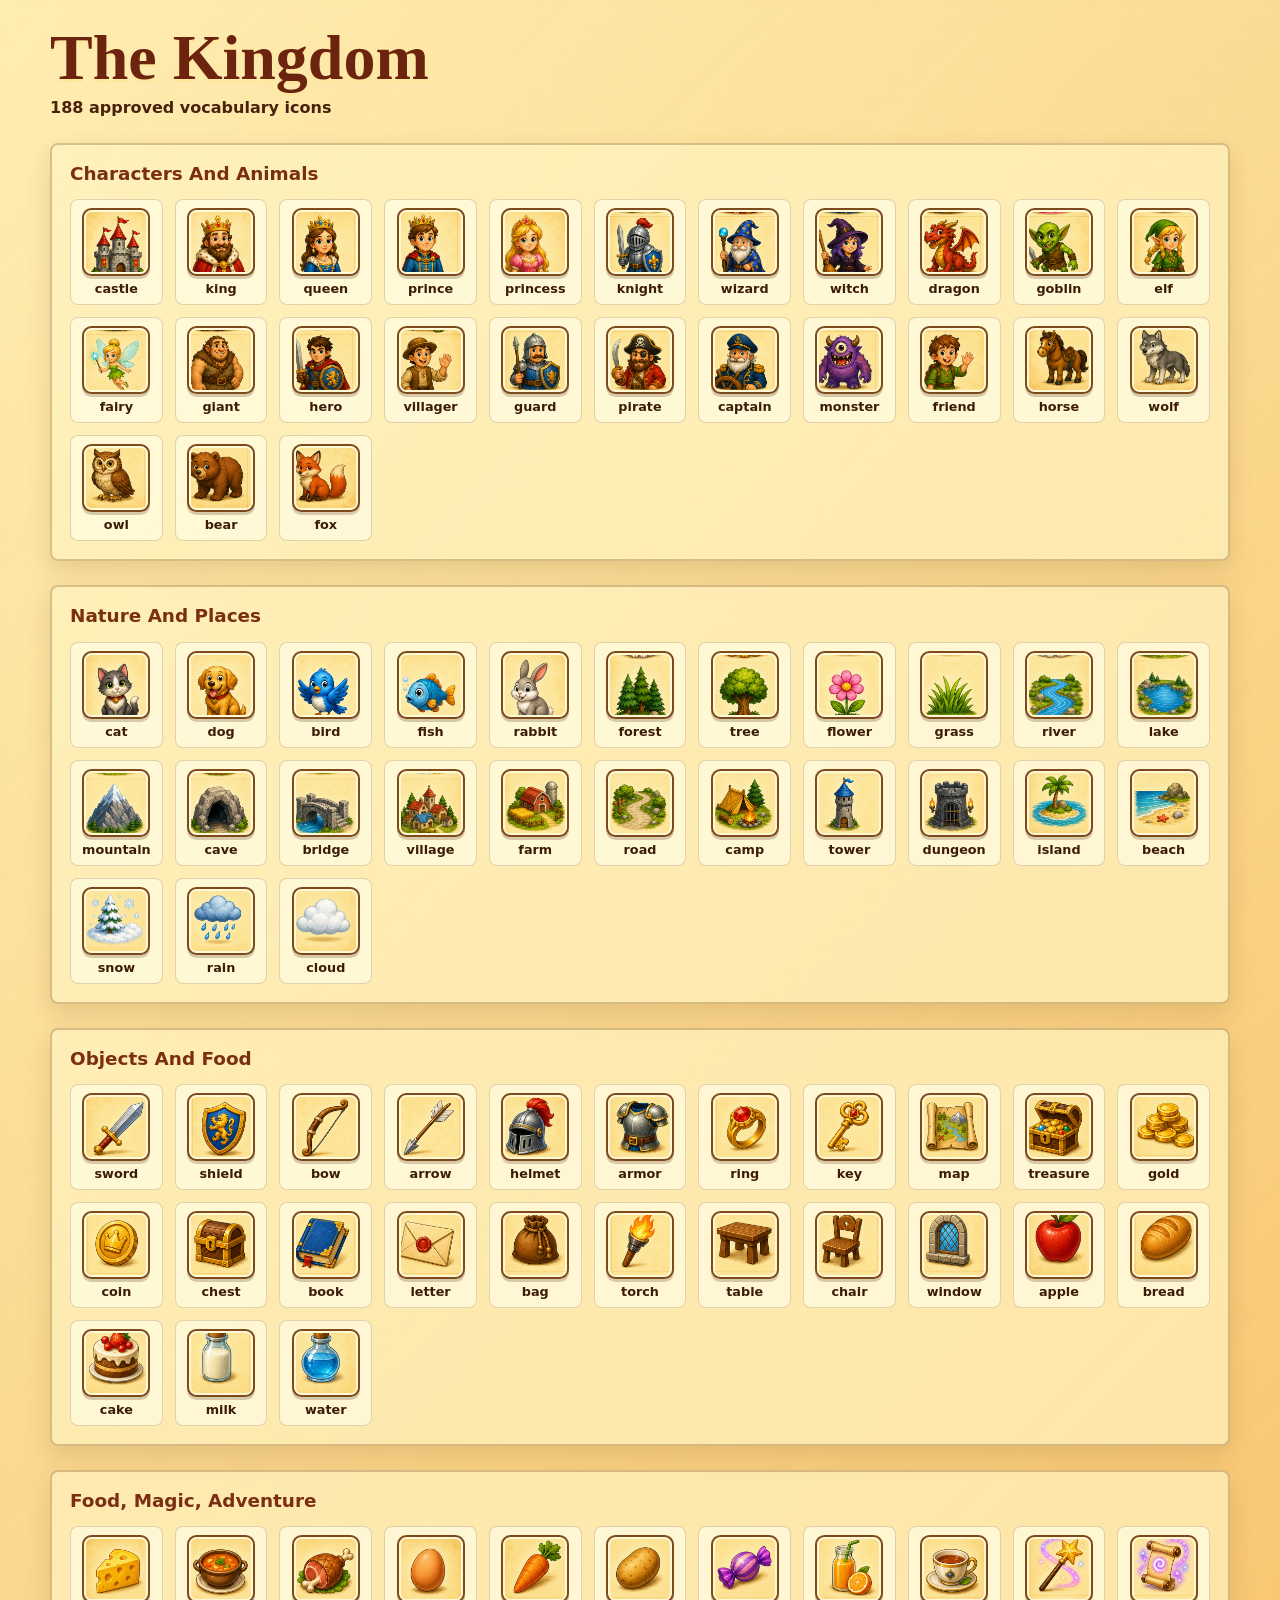
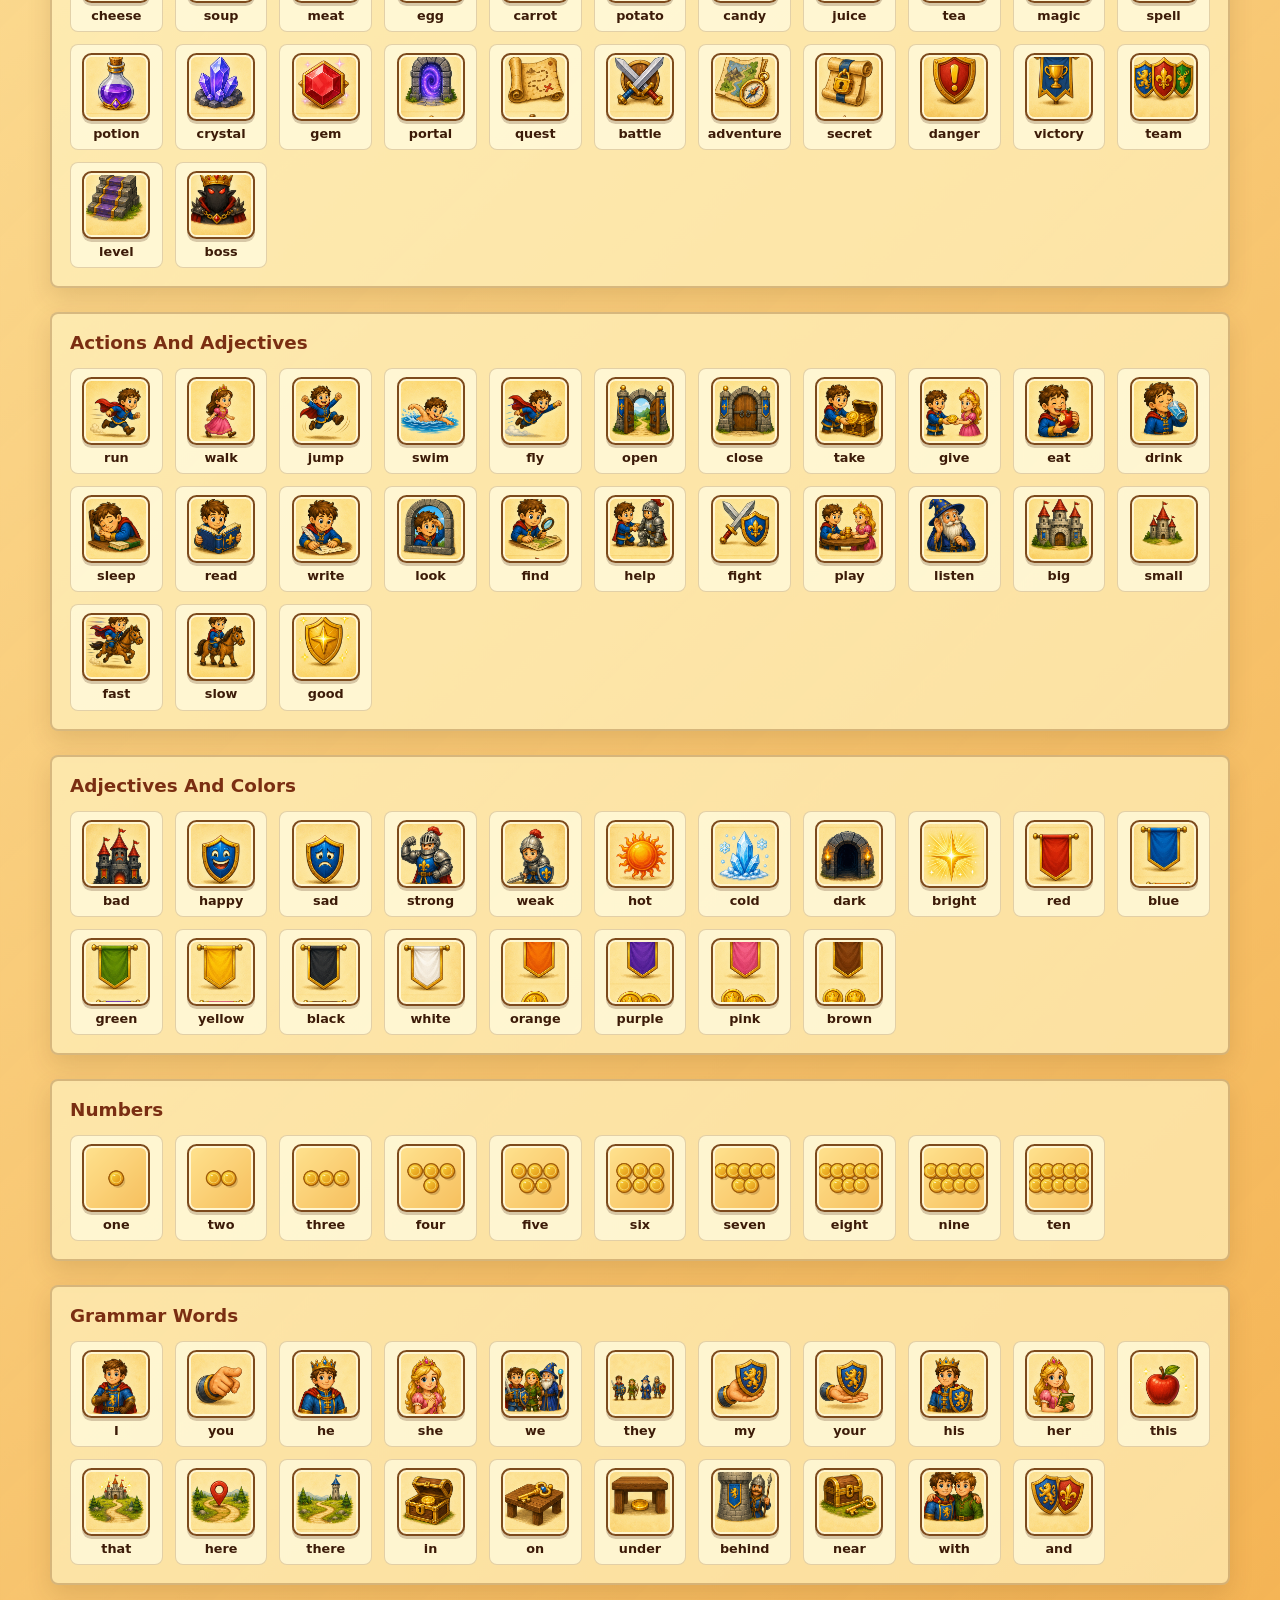
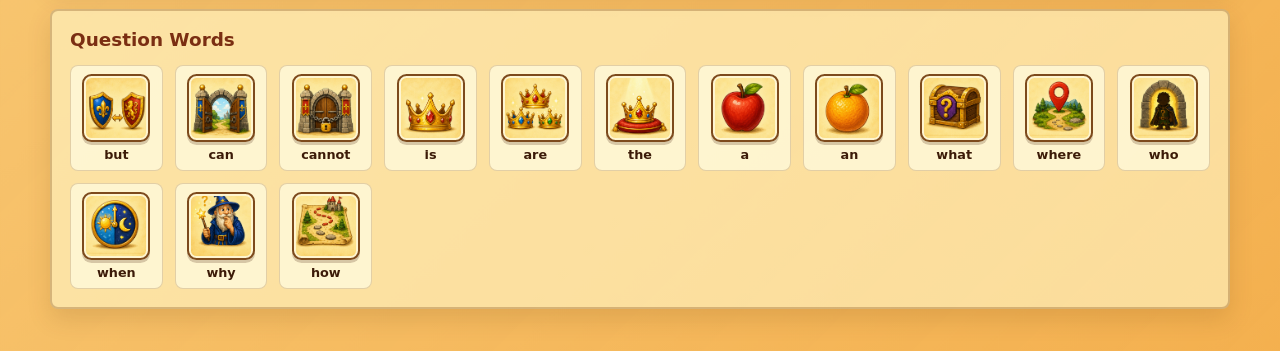
<file: assets/images/vocab/preview.html>
<!doctype html>
<html lang="en">
<head>
  <meta charset="utf-8">
  <meta name="viewport" content="width=device-width, initial-scale=1">
  <title>The Kingdom Vocabulary Icons</title>
  <style>
    :root {
      color: #2b1808;
      background: #f8d47a;
      font-family: Georgia, "Times New Roman", serif;
    }

    body {
      margin: 0;
      min-height: 100vh;
      background:
        linear-gradient(135deg, rgba(255, 238, 177, .9), rgba(242, 162, 62, .72)),
        radial-gradient(circle at top left, rgba(255, 255, 255, .42), transparent 38%);
    }

    main {
      width: min(1180px, calc(100% - 28px));
      margin: 0 auto;
      padding: 28px 0 42px;
    }

    h1 {
      margin: 0 0 8px;
      font-size: clamp(2rem, 5vw, 4.5rem);
      line-height: .95;
      color: #6c240e;
      text-shadow: 0 3px 0 rgba(255, 230, 155, .9);
    }

    .summary {
      margin: 0 0 24px;
      font: 700 1rem/1.4 system-ui, sans-serif;
      color: #48220c;
    }

    section {
      margin-top: 24px;
      padding: 18px;
      border: 2px solid rgba(114, 62, 14, .28);
      border-radius: 8px;
      background: rgba(255, 244, 196, .65);
      box-shadow: 0 10px 24px rgba(92, 50, 8, .14);
    }

    h2 {
      margin: 0 0 14px;
      font: 900 1.15rem/1.2 system-ui, sans-serif;
      color: #7a2e12;
      letter-spacing: 0;
    }

    .grid {
      display: grid;
      grid-template-columns: repeat(auto-fill, minmax(92px, 1fr));
      gap: 12px;
    }

    .tile {
      display: grid;
      justify-items: center;
      gap: 6px;
      min-width: 0;
      padding: 8px 6px;
      border: 1px solid rgba(123, 72, 20, .22);
      border-radius: 8px;
      background: rgba(255, 252, 226, .72);
    }

    .label {
      max-width: 100%;
      overflow-wrap: anywhere;
      font: 800 .8rem/1.1 system-ui, sans-serif;
      color: #3c1b08;
      text-align: center;
    }
  </style>
</head>
<body>
  <main>
    <h1>The Kingdom</h1>
    <p class="summary" id="summary">Vocabulary icon preview</p>
    <div id="groups"></div>
  </main>

  <script src="./vocab-icons.js"></script>
  <script>
    const names = {
      charactersAnimals: "Characters And Animals",
      natureAnimals: "Nature And Places",
      objectsFood: "Objects And Food",
      foodMagic: "Food, Magic, Adventure",
      actionsAdjectives: "Actions And Adjectives",
      adjectivesColors: "Adjectives And Colors",
      numbers: "Numbers",
      grammarPronounsPrepositions: "Grammar Words",
      grammarQuestions: "Question Words"
    };

    const groups = {};
    Object.values(KINGDOM_VOCAB_ICONS.words).forEach((icon) => {
      groups[icon.atlas] ||= [];
      groups[icon.atlas].push(icon.word);
    });

    const root = document.querySelector("#groups");
    const total = Object.keys(KINGDOM_VOCAB_ICONS.words).length;
    document.querySelector("#summary").textContent = `${total} approved vocabulary icons`;

    Object.keys(KINGDOM_VOCAB_ICONS.atlases).forEach((atlasId) => {
      const words = groups[atlasId] || [];
      if (!words.length) return;

      const section = document.createElement("section");
      const title = document.createElement("h2");
      const grid = document.createElement("div");
      title.textContent = names[atlasId] || atlasId;
      grid.className = "grid";

      words.forEach((word) => {
        const tile = document.createElement("div");
        const label = document.createElement("div");
        tile.className = "tile";
        label.className = "label";
        label.textContent = word;
        tile.append(KINGDOM_VOCAB_ICONS.createIcon(word, { size: 68 }), label);
        grid.append(tile);
      });

      section.append(title, grid);
      root.append(section);
    });
  </script>
</body>
</html>
</file>
<file: Games/Word Game/Word Buddies — Vocabulary Game for Kids_files/styles-CphlquhZ.css>
@layer properties{@supports (((-webkit-hyphens:none)) and (not (margin-trim:inline))) or ((-moz-orient:inline) and (not (color:rgb(from red r g b)))){*,:before,:after,::backdrop{--tw-translate-x:0;--tw-translate-y:0;--tw-translate-z:0;--tw-rotate-x:initial;--tw-rotate-y:initial;--tw-rotate-z:initial;--tw-skew-x:initial;--tw-skew-y:initial;--tw-space-y-reverse:0;--tw-space-x-reverse:0;--tw-border-style:solid;--tw-gradient-position:initial;--tw-gradient-from:#0000;--tw-gradient-via:#0000;--tw-gradient-to:#0000;--tw-gradient-stops:initial;--tw-gradient-via-stops:initial;--tw-gradient-from-position:0%;--tw-gradient-via-position:50%;--tw-gradient-to-position:100%;--tw-leading:initial;--tw-font-weight:initial;--tw-tracking:initial;--tw-ordinal:initial;--tw-slashed-zero:initial;--tw-numeric-figure:initial;--tw-numeric-spacing:initial;--tw-numeric-fraction:initial;--tw-shadow:0 0 #0000;--tw-shadow-color:initial;--tw-shadow-alpha:100%;--tw-inset-shadow:0 0 #0000;--tw-inset-shadow-color:initial;--tw-inset-shadow-alpha:100%;--tw-ring-color:initial;--tw-ring-shadow:0 0 #0000;--tw-inset-ring-color:initial;--tw-inset-ring-shadow:0 0 #0000;--tw-ring-inset:initial;--tw-ring-offset-width:0px;--tw-ring-offset-color:#fff;--tw-ring-offset-shadow:0 0 #0000;--tw-outline-style:solid;--tw-duration:initial;--tw-ease:initial;--tw-content:"";--tw-scale-x:1;--tw-scale-y:1;--tw-scale-z:1;--tw-animation-delay:0s;--tw-animation-direction:normal;--tw-animation-duration:initial;--tw-animation-fill-mode:none;--tw-animation-iteration-count:1;--tw-enter-blur:0;--tw-enter-opacity:1;--tw-enter-rotate:0;--tw-enter-scale:1;--tw-enter-translate-x:0;--tw-enter-translate-y:0;--tw-exit-blur:0;--tw-exit-opacity:1;--tw-exit-rotate:0;--tw-exit-scale:1;--tw-exit-translate-x:0;--tw-exit-translate-y:0}}}@layer theme{:root,:host{--font-sans:"Nunito", ui-sans-serif, system-ui, sans-serif;--font-mono:ui-monospace, SFMono-Regular, Menlo, Monaco, Consolas, "Liberation Mono", "Courier New", monospace;--color-black:#000;--spacing:.25rem;--container-sm:24rem;--container-md:28rem;--container-lg:32rem;--container-xl:36rem;--text-xs:.75rem;--text-xs--line-height:calc(1 / .75);--text-sm:.875rem;--text-sm--line-height:calc(1.25 / .875);--text-base:1rem;--text-base--line-height: 1.5 ;--text-lg:1.125rem;--text-lg--line-height:calc(1.75 / 1.125);--text-xl:1.25rem;--text-xl--line-height:calc(1.75 / 1.25);--text-3xl:1.875rem;--text-3xl--line-height: 1.2 ;--text-4xl:2.25rem;--text-4xl--line-height:calc(2.5 / 2.25);--text-5xl:3rem;--text-5xl--line-height:1;--text-7xl:4.5rem;--text-7xl--line-height:1;--font-weight-normal:400;--font-weight-medium:500;--font-weight-semibold:600;--font-weight-bold:700;--tracking-tight:-.025em;--tracking-wider:.05em;--tracking-widest:.1em;--leading-relaxed:1.625;--ease-in-out:cubic-bezier(.4, 0, .2, 1);--animate-pulse:pulse 2s cubic-bezier(.4, 0, .6, 1) infinite;--aspect-video:16 / 9;--default-transition-duration:.15s;--default-transition-timing-function:cubic-bezier(.4, 0, .2, 1);--default-font-family:"Nunito", ui-sans-serif, system-ui, sans-serif;--default-mono-font-family:var(--font-mono);--font-display:"Fredoka", ui-rounded, system-ui, sans-serif;--color-background:var(--background);--color-foreground:var(--foreground);--color-secondary:var(--secondary);--color-border:var(--border)}}@layer base{*,:after,:before,::backdrop{box-sizing:border-box;border:0 solid;margin:0;padding:0}::file-selector-button{box-sizing:border-box;border:0 solid;margin:0;padding:0}html,:host{-webkit-text-size-adjust:100%;tab-size:4;line-height:1.5;font-family:var(--default-font-family,ui-sans-serif, system-ui, sans-serif, "Apple Color Emoji", "Segoe UI Emoji", "Segoe UI Symbol", "Noto Color Emoji");font-feature-settings:var(--default-font-feature-settings,normal);font-variation-settings:var(--default-font-variation-settings,normal);-webkit-tap-highlight-color:transparent}hr{height:0;color:inherit;border-top-width:1px}abbr:where([title]){-webkit-text-decoration:underline dotted;text-decoration:underline dotted}h1,h2,h3,h4,h5,h6{font-size:inherit;font-weight:inherit}a{color:inherit;-webkit-text-decoration:inherit;text-decoration:inherit}b,strong{font-weight:bolder}code,kbd,samp,pre{font-family:var(--default-mono-font-family,ui-monospace, SFMono-Regular, Menlo, Monaco, Consolas, "Liberation Mono", "Courier New", monospace);font-feature-settings:var(--default-mono-font-feature-settings,normal);font-variation-settings:var(--default-mono-font-variation-settings,normal);font-size:1em}small{font-size:80%}sub,sup{vertical-align:baseline;font-size:75%;line-height:0;position:relative}sub{bottom:-.25em}sup{top:-.5em}table{text-indent:0;border-color:inherit;border-collapse:collapse}:-moz-focusring{outline:auto}progress{vertical-align:baseline}summary{display:list-item}ol,ul,menu{list-style:none}img,svg,video,canvas,audio,iframe,embed,object{vertical-align:middle;display:block}img,video{max-width:100%;height:auto}button,input,select,optgroup,textarea{font:inherit;font-feature-settings:inherit;font-variation-settings:inherit;letter-spacing:inherit;color:inherit;opacity:1;background-color:#0000;border-radius:0}::file-selector-button{font:inherit;font-feature-settings:inherit;font-variation-settings:inherit;letter-spacing:inherit;color:inherit;opacity:1;background-color:#0000;border-radius:0}:where(select:is([multiple],[size])) optgroup{font-weight:bolder}:where(select:is([multiple],[size])) optgroup option{padding-inline-start:20px}::file-selector-button{margin-inline-end:4px}::placeholder{opacity:1}@supports (not ((-webkit-appearance:-apple-pay-button))) or (contain-intrinsic-size:1px){::placeholder{color:currentColor}@supports (color:color-mix(in lab,red,red)){::placeholder{color:color-mix(in oklab,currentcolor 50%,transparent)}}}textarea{resize:vertical}::-webkit-search-decoration{-webkit-appearance:none}::-webkit-date-and-time-value{min-height:1lh;text-align:inherit}::-webkit-datetime-edit{display:inline-flex}::-webkit-datetime-edit-fields-wrapper{padding:0}::-webkit-datetime-edit{padding-block:0}::-webkit-datetime-edit-year-field{padding-block:0}::-webkit-datetime-edit-month-field{padding-block:0}::-webkit-datetime-edit-day-field{padding-block:0}::-webkit-datetime-edit-hour-field{padding-block:0}::-webkit-datetime-edit-minute-field{padding-block:0}::-webkit-datetime-edit-second-field{padding-block:0}::-webkit-datetime-edit-millisecond-field{padding-block:0}::-webkit-datetime-edit-meridiem-field{padding-block:0}::-webkit-calendar-picker-indicator{line-height:1}:-moz-ui-invalid{box-shadow:none}button,input:where([type=button],[type=reset],[type=submit]){appearance:button}::file-selector-button{appearance:button}::-webkit-inner-spin-button{height:auto}::-webkit-outer-spin-button{height:auto}[hidden]:where(:not([hidden=until-found])){display:none!important}*{border-color:var(--color-border)}html{font-family:var(--font-sans)}body{background-color:var(--color-background);color:var(--color-foreground);background-image:radial-gradient(circle at 12% 8%,#facb3973,#0000 35%),radial-gradient(circle at 88% 12%,#ff8fb459,#0000 35%),radial-gradient(circle at 50% 95%,#b180fc40,#0000 40%);background-image:radial-gradient(circle at 12% 8%,#facb3973,#0000 35%),radial-gradient(circle at 88% 12%,color(xyz 0.615 0.438 0.479 / 0.349),#0000 35%),radial-gradient(circle at 50% 95%,#b180fc40,#0000 40%);background-attachment:fixed}h1,h2,h3{font-family:var(--font-display);letter-spacing:-.01em;font-weight:600}}@layer components;@layer utilities{.pointer-events-none{pointer-events:none}.invisible{visibility:hidden}.sr-only{clip-path:inset(50%);white-space:nowrap;border-width:0;width:1px;height:1px;margin:-1px;padding:0;position:absolute;overflow:hidden}.absolute{position:absolute}.fixed{position:fixed}.relative{position:relative}.inset-0{inset:calc(var(--spacing) * 0)}.inset-x-0{inset-inline:calc(var(--spacing) * 0)}.inset-y-0{inset-block:calc(var(--spacing) * 0)}.start{inset-inline-start:var(--spacing)}.-top-12{top:calc(var(--spacing) * -12)}.top-0{top:calc(var(--spacing) * 0)}.top-1\.5{top:calc(var(--spacing) * 1.5)}.top-1\/2{top:50%}.top-3\.5{top:calc(var(--spacing) * 3.5)}.top-4{top:calc(var(--spacing) * 4)}.top-\[1px\]{top:1px}.top-\[50\%\]{top:50%}.top-\[60\%\]{top:60%}.top-full{top:100%}.-right-12{right:calc(var(--spacing) * -12)}.right-0{right:calc(var(--spacing) * 0)}.right-1{right:calc(var(--spacing) * 1)}.right-2{right:calc(var(--spacing) * 2)}.right-3{right:calc(var(--spacing) * 3)}.right-4{right:calc(var(--spacing) * 4)}.-bottom-12{bottom:calc(var(--spacing) * -12)}.bottom-0{bottom:calc(var(--spacing) * 0)}.-left-12{left:calc(var(--spacing) * -12)}.left-0{left:calc(var(--spacing) * 0)}.left-1\/2{left:50%}.left-2{left:calc(var(--spacing) * 2)}.left-\[50\%\]{left:50%}.z-10{z-index:10}.z-20{z-index:20}.z-50{z-index:50}.z-\[1\]{z-index:1}.-mx-1{margin-inline:calc(var(--spacing) * -1)}.mx-2{margin-inline:calc(var(--spacing) * 2)}.mx-3\.5{margin-inline:calc(var(--spacing) * 3.5)}.mx-auto{margin-inline:auto}.my-0\.5{margin-block:calc(var(--spacing) * .5)}.my-1{margin-block:calc(var(--spacing) * 1)}.-mt-4{margin-top:calc(var(--spacing) * -4)}.mt-1{margin-top:calc(var(--spacing) * 1)}.mt-1\.5{margin-top:calc(var(--spacing) * 1.5)}.mt-2{margin-top:calc(var(--spacing) * 2)}.mt-3{margin-top:calc(var(--spacing) * 3)}.mt-4{margin-top:calc(var(--spacing) * 4)}.mt-5{margin-top:calc(var(--spacing) * 5)}.mt-6{margin-top:calc(var(--spacing) * 6)}.mt-8{margin-top:calc(var(--spacing) * 8)}.mt-24{margin-top:calc(var(--spacing) * 24)}.mt-auto{margin-top:auto}.mr-2{margin-right:calc(var(--spacing) * 2)}.mb-1{margin-bottom:calc(var(--spacing) * 1)}.-ml-4{margin-left:calc(var(--spacing) * -4)}.ml-1{margin-left:calc(var(--spacing) * 1)}.ml-auto{margin-left:auto}.block{display:block}.flex{display:flex}.grid{display:grid}.hidden{display:none}.inline-block{display:inline-block}.inline-flex{display:inline-flex}.table{display:table}.aspect-square{aspect-ratio:1}.aspect-video{aspect-ratio:var(--aspect-video)}.size-\(--cell-size\){width:var(--cell-size);height:var(--cell-size)}.size-4{width:calc(var(--spacing) * 4);height:calc(var(--spacing) * 4)}.h-\(--cell-size\){height:var(--cell-size)}.h-1\.5{height:calc(var(--spacing) * 1.5)}.h-2{height:calc(var(--spacing) * 2)}.h-2\.5{height:calc(var(--spacing) * 2.5)}.h-3{height:calc(var(--spacing) * 3)}.h-3\.5{height:calc(var(--spacing) * 3.5)}.h-4{height:calc(var(--spacing) * 4)}.h-5{height:calc(var(--spacing) * 5)}.h-6{height:calc(var(--spacing) * 6)}.h-7{height:calc(var(--spacing) * 7)}.h-8{height:calc(var(--spacing) * 8)}.h-9{height:calc(var(--spacing) * 9)}.h-10{height:calc(var(--spacing) * 10)}.h-12{height:calc(var(--spacing) * 12)}.h-14{height:calc(var(--spacing) * 14)}.h-\[1px\]{height:1px}.h-\[var\(--radix-navigation-menu-viewport-height\)\]{height:var(--radix-navigation-menu-viewport-height)}.h-\[var\(--radix-select-trigger-height\)\]{height:var(--radix-select-trigger-height)}.h-auto{height:auto}.h-full{height:100%}.h-px{height:1px}.h-svh{height:100svh}.max-h-\(--radix-context-menu-content-available-height\){max-height:var(--radix-context-menu-content-available-height)}.max-h-\(--radix-select-content-available-height\){max-height:var(--radix-select-content-available-height)}.max-h-\[300px\]{max-height:300px}.max-h-\[var\(--radix-dropdown-menu-content-available-height\)\]{max-height:var(--radix-dropdown-menu-content-available-height)}.min-h-0{min-height:calc(var(--spacing) * 0)}.min-h-\[60px\]{min-height:60px}.min-h-screen{min-height:100vh}.min-h-svh{min-height:100svh}.w-\(--cell-size\){width:var(--cell-size)}.w-\(--sidebar-width\){width:var(--sidebar-width)}.w-0{width:calc(var(--spacing) * 0)}.w-1{width:calc(var(--spacing) * 1)}.w-2{width:calc(var(--spacing) * 2)}.w-2\.5{width:calc(var(--spacing) * 2.5)}.w-3{width:calc(var(--spacing) * 3)}.w-3\.5{width:calc(var(--spacing) * 3.5)}.w-3\/4{width:75%}.w-4{width:calc(var(--spacing) * 4)}.w-5{width:calc(var(--spacing) * 5)}.w-6{width:calc(var(--spacing) * 6)}.w-7{width:calc(var(--spacing) * 7)}.w-8{width:calc(var(--spacing) * 8)}.w-9{width:calc(var(--spacing) * 9)}.w-10{width:calc(var(--spacing) * 10)}.w-64{width:calc(var(--spacing) * 64)}.w-72{width:calc(var(--spacing) * 72)}.w-\[1px\]{width:1px}.w-\[100px\]{width:100px}.w-auto{width:auto}.w-fit{width:fit-content}.w-full{width:100%}.w-max{width:max-content}.w-px{width:1px}.max-w-\(--skeleton-width\){max-width:var(--skeleton-width)}.max-w-lg{max-width:var(--container-lg)}.max-w-max{max-width:max-content}.max-w-md{max-width:var(--container-md)}.max-w-xl{max-width:var(--container-xl)}.min-w-\(--cell-size\){min-width:var(--cell-size)}.min-w-0{min-width:calc(var(--spacing) * 0)}.min-w-5{min-width:calc(var(--spacing) * 5)}.min-w-8{min-width:calc(var(--spacing) * 8)}.min-w-9{min-width:calc(var(--spacing) * 9)}.min-w-10{min-width:calc(var(--spacing) * 10)}.min-w-\[8rem\]{min-width:8rem}.min-w-\[12rem\]{min-width:12rem}.min-w-\[var\(--radix-select-trigger-width\)\]{min-width:var(--radix-select-trigger-width)}.flex-1{flex:1}.shrink-0{flex-shrink:0}.grow{flex-grow:1}.grow-0{flex-grow:0}.basis-full{flex-basis:100%}.caption-bottom{caption-side:bottom}.border-collapse{border-collapse:collapse}.origin-\(--radix-context-menu-content-transform-origin\){transform-origin:var(--radix-context-menu-content-transform-origin)}.origin-\(--radix-dropdown-menu-content-transform-origin\){transform-origin:var(--radix-dropdown-menu-content-transform-origin)}.origin-\(--radix-hover-card-content-transform-origin\){transform-origin:var(--radix-hover-card-content-transform-origin)}.origin-\(--radix-menubar-content-transform-origin\){transform-origin:var(--radix-menubar-content-transform-origin)}.origin-\(--radix-popover-content-transform-origin\){transform-origin:var(--radix-popover-content-transform-origin)}.origin-\(--radix-select-content-transform-origin\){transform-origin:var(--radix-select-content-transform-origin)}.origin-\(--radix-tooltip-content-transform-origin\){transform-origin:var(--radix-tooltip-content-transform-origin)}.-translate-x-1\/2{--tw-translate-x: -50% ;translate:var(--tw-translate-x) var(--tw-translate-y)}.-translate-x-px{--tw-translate-x:-1px;translate:var(--tw-translate-x) var(--tw-translate-y)}.translate-x-\[-50\%\]{--tw-translate-x:-50%;translate:var(--tw-translate-x) var(--tw-translate-y)}.translate-x-px{--tw-translate-x:1px;translate:var(--tw-translate-x) var(--tw-translate-y)}.-translate-y-1\/2{--tw-translate-y: -50% ;translate:var(--tw-translate-x) var(--tw-translate-y)}.translate-y-\[-50\%\]{--tw-translate-y:-50%;translate:var(--tw-translate-x) var(--tw-translate-y)}.rotate-45{rotate:45deg}.rotate-90{rotate:90deg}.transform{transform:var(--tw-rotate-x,) var(--tw-rotate-y,) var(--tw-rotate-z,) var(--tw-skew-x,) var(--tw-skew-y,)}.animate-caret-blink{animation:1.25s ease-out infinite caret-blink}.animate-in{animation:enter var(--tw-animation-duration,var(--tw-duration,.15s))var(--tw-ease,ease)var(--tw-animation-delay,0s)var(--tw-animation-iteration-count,1)var(--tw-animation-direction,normal)var(--tw-animation-fill-mode,none)}.animate-pulse{animation:var(--animate-pulse)}.cursor-default{cursor:default}.cursor-pointer{cursor:pointer}.touch-none{touch-action:none}.list-none{list-style-type:none}.flex-col{flex-direction:column}.flex-col-reverse{flex-direction:column-reverse}.flex-row{flex-direction:row}.flex-wrap{flex-wrap:wrap}.place-content-center{place-content:center}.place-items-center{place-items:center}.items-center{align-items:center}.items-end{align-items:flex-end}.items-start{align-items:flex-start}.items-stretch{align-items:stretch}.justify-between{justify-content:space-between}.justify-center{justify-content:center}.gap-1{gap:calc(var(--spacing) * 1)}.gap-1\.5{gap:calc(var(--spacing) * 1.5)}.gap-2{gap:calc(var(--spacing) * 2)}.gap-3{gap:calc(var(--spacing) * 3)}.gap-4{gap:calc(var(--spacing) * 4)}:where(.space-y-1\.5>:not(:last-child)){--tw-space-y-reverse:0;margin-block-start:calc(calc(var(--spacing) * 1.5) * var(--tw-space-y-reverse));margin-block-end:calc(calc(var(--spacing) * 1.5) * calc(1 - var(--tw-space-y-reverse)))}:where(.space-y-2>:not(:last-child)){--tw-space-y-reverse:0;margin-block-start:calc(calc(var(--spacing) * 2) * var(--tw-space-y-reverse));margin-block-end:calc(calc(var(--spacing) * 2) * calc(1 - var(--tw-space-y-reverse)))}:where(.space-x-1>:not(:last-child)){--tw-space-x-reverse:0;margin-inline-start:calc(calc(var(--spacing) * 1) * var(--tw-space-x-reverse));margin-inline-end:calc(calc(var(--spacing) * 1) * calc(1 - var(--tw-space-x-reverse)))}.overflow-auto{overflow:auto}.overflow-hidden{overflow:hidden}.overflow-x-hidden{overflow-x:hidden}.overflow-y-auto{overflow-y:auto}.rounded-2xl{border-radius:calc(var(--radius) + 12px)}.rounded-3xl{border-radius:calc(var(--radius) + 20px)}.rounded-\[2px\]{border-radius:2px}.rounded-\[inherit\]{border-radius:inherit}.rounded-full{border-radius:3.40282e38px}.rounded-lg{border-radius:var(--radius)}.rounded-md{border-radius:calc(var(--radius) - 2px)}.rounded-none{border-radius:0}.rounded-sm{border-radius:calc(var(--radius) - 6px)}.rounded-xl{border-radius:calc(var(--radius) + 6px)}.rounded-t-\[10px\]{border-top-left-radius:10px;border-top-right-radius:10px}.rounded-l-md{border-top-left-radius:calc(var(--radius) - 2px);border-bottom-left-radius:calc(var(--radius) - 2px)}.rounded-tl-sm{border-top-left-radius:calc(var(--radius) - 6px)}.rounded-r-md{border-top-right-radius:calc(var(--radius) - 2px);border-bottom-right-radius:calc(var(--radius) - 2px)}.border{border-style:var(--tw-border-style);border-width:1px}.border-2{border-style:var(--tw-border-style);border-width:2px}.border-4{border-style:var(--tw-border-style);border-width:4px}.border-\[1\.5px\]{border-style:var(--tw-border-style);border-width:1.5px}.border-y{border-block-style:var(--tw-border-style);border-block-width:1px}.border-t{border-top-style:var(--tw-border-style);border-top-width:1px}.border-r{border-right-style:var(--tw-border-style);border-right-width:1px}.border-b{border-bottom-style:var(--tw-border-style);border-bottom-width:1px}.border-l{border-left-style:var(--tw-border-style);border-left-width:1px}.border-dashed{--tw-border-style:dashed;border-style:dashed}.border-\(--color-border\){border-color:var(--color-border)}.border-border,.border-border\/50{border-color:var(--border)}@supports (color:color-mix(in lab,red,red)){.border-border\/50{border-color:color-mix(in oklab,var(--border) 50%,transparent)}}.border-destructive,.border-destructive\/50{border-color:var(--destructive)}@supports (color:color-mix(in lab,red,red)){.border-destructive\/50{border-color:color-mix(in oklab,var(--destructive) 50%,transparent)}}.border-input{border-color:var(--input)}.border-primary,.border-primary\/15{border-color:var(--primary)}@supports (color:color-mix(in lab,red,red)){.border-primary\/15{border-color:color-mix(in oklab,var(--primary) 15%,transparent)}}.border-primary\/50{border-color:var(--primary)}@supports (color:color-mix(in lab,red,red)){.border-primary\/50{border-color:color-mix(in oklab,var(--primary) 50%,transparent)}}.border-secondary{border-color:var(--secondary)}.border-success{border-color:var(--success)}.border-transparent{border-color:#0000}.border-t-transparent{border-top-color:#0000}.border-l-transparent{border-left-color:#0000}.bg-\(--color-bg\){background-color:var(--color-bg)}.bg-accent,.bg-accent\/15{background-color:var(--accent)}@supports (color:color-mix(in lab,red,red)){.bg-accent\/15{background-color:color-mix(in oklab,var(--accent) 15%,transparent)}}.bg-background{background-color:var(--background)}.bg-black\/80{background-color:#000c}@supports (color:color-mix(in lab,red,red)){.bg-black\/80{background-color:color-mix(in oklab,var(--color-black) 80%,transparent)}}.bg-border{background-color:var(--border)}.bg-card{background-color:var(--card)}.bg-destructive,.bg-destructive\/15{background-color:var(--destructive)}@supports (color:color-mix(in lab,red,red)){.bg-destructive\/15{background-color:color-mix(in oklab,var(--destructive) 15%,transparent)}}.bg-foreground{background-color:var(--foreground)}.bg-fun{background-color:var(--fun)}.bg-muted,.bg-muted\/50{background-color:var(--muted)}@supports (color:color-mix(in lab,red,red)){.bg-muted\/50{background-color:color-mix(in oklab,var(--muted) 50%,transparent)}}.bg-popover{background-color:var(--popover)}.bg-primary,.bg-primary\/10{background-color:var(--primary)}@supports (color:color-mix(in lab,red,red)){.bg-primary\/10{background-color:color-mix(in oklab,var(--primary) 10%,transparent)}}.bg-primary\/20{background-color:var(--primary)}@supports (color:color-mix(in lab,red,red)){.bg-primary\/20{background-color:color-mix(in oklab,var(--primary) 20%,transparent)}}.bg-secondary{background-color:var(--secondary)}.bg-success\/15{background-color:var(--success)}@supports (color:color-mix(in lab,red,red)){.bg-success\/15{background-color:color-mix(in oklab,var(--success) 15%,transparent)}}.bg-success\/20{background-color:var(--success)}@supports (color:color-mix(in lab,red,red)){.bg-success\/20{background-color:color-mix(in oklab,var(--success) 20%,transparent)}}.bg-transparent{background-color:#0000}.bg-gradient-to-r{--tw-gradient-position:to right in oklab;background-image:linear-gradient(var(--tw-gradient-stops))}.from-secondary{--tw-gradient-from:var(--secondary);--tw-gradient-stops:var(--tw-gradient-via-stops,var(--tw-gradient-position), var(--tw-gradient-from) var(--tw-gradient-from-position), var(--tw-gradient-to) var(--tw-gradient-to-position))}.to-accent{--tw-gradient-to:var(--accent);--tw-gradient-stops:var(--tw-gradient-via-stops,var(--tw-gradient-position), var(--tw-gradient-from) var(--tw-gradient-from-position), var(--tw-gradient-to) var(--tw-gradient-to-position))}.fill-current{fill:currentColor}.fill-primary{fill:var(--primary)}.p-0{padding:calc(var(--spacing) * 0)}.p-1{padding:calc(var(--spacing) * 1)}.p-2{padding:calc(var(--spacing) * 2)}.p-3{padding:calc(var(--spacing) * 3)}.p-4{padding:calc(var(--spacing) * 4)}.p-6{padding:calc(var(--spacing) * 6)}.p-\[1px\]{padding:1px}.px-\(--cell-size\){padding-inline:var(--cell-size)}.px-1{padding-inline:calc(var(--spacing) * 1)}.px-1\.5{padding-inline:calc(var(--spacing) * 1.5)}.px-2{padding-inline:calc(var(--spacing) * 2)}.px-2\.5{padding-inline:calc(var(--spacing) * 2.5)}.px-3{padding-inline:calc(var(--spacing) * 3)}.px-4{padding-inline:calc(var(--spacing) * 4)}.px-5{padding-inline:calc(var(--spacing) * 5)}.px-8{padding-inline:calc(var(--spacing) * 8)}.px-10{padding-inline:calc(var(--spacing) * 10)}.py-0\.5{padding-block:calc(var(--spacing) * .5)}.py-1{padding-block:calc(var(--spacing) * 1)}.py-1\.5{padding-block:calc(var(--spacing) * 1.5)}.py-2{padding-block:calc(var(--spacing) * 2)}.py-3{padding-block:calc(var(--spacing) * 3)}.py-4{padding-block:calc(var(--spacing) * 4)}.py-6{padding-block:calc(var(--spacing) * 6)}.py-12{padding-block:calc(var(--spacing) * 12)}.pt-0{padding-top:calc(var(--spacing) * 0)}.pt-3{padding-top:calc(var(--spacing) * 3)}.pt-4{padding-top:calc(var(--spacing) * 4)}.pt-6{padding-top:calc(var(--spacing) * 6)}.pr-1{padding-right:calc(var(--spacing) * 1)}.pr-2{padding-right:calc(var(--spacing) * 2)}.pr-2\.5{padding-right:calc(var(--spacing) * 2.5)}.pr-8{padding-right:calc(var(--spacing) * 8)}.pb-3{padding-bottom:calc(var(--spacing) * 3)}.pb-4{padding-bottom:calc(var(--spacing) * 4)}.pb-8{padding-bottom:calc(var(--spacing) * 8)}.pl-2{padding-left:calc(var(--spacing) * 2)}.pl-2\.5{padding-left:calc(var(--spacing) * 2.5)}.pl-4{padding-left:calc(var(--spacing) * 4)}.pl-8{padding-left:calc(var(--spacing) * 8)}.text-center{text-align:center}.text-left{text-align:left}.align-middle{vertical-align:middle}.font-mono{font-family:var(--font-mono)}.text-3xl{font-size:var(--text-3xl);line-height:var(--tw-leading,var(--text-3xl--line-height))}.text-4xl{font-size:var(--text-4xl);line-height:var(--tw-leading,var(--text-4xl--line-height))}.text-5xl{font-size:var(--text-5xl);line-height:var(--tw-leading,var(--text-5xl--line-height))}.text-7xl{font-size:var(--text-7xl);line-height:var(--tw-leading,var(--text-7xl--line-height))}.text-base{font-size:var(--text-base);line-height:var(--tw-leading,var(--text-base--line-height))}.text-lg{font-size:var(--text-lg);line-height:var(--tw-leading,var(--text-lg--line-height))}.text-sm{font-size:var(--text-sm);line-height:var(--tw-leading,var(--text-sm--line-height))}.text-xl{font-size:var(--text-xl);line-height:var(--tw-leading,var(--text-xl--line-height))}.text-xs{font-size:var(--text-xs);line-height:var(--tw-leading,var(--text-xs--line-height))}.text-\[0\.8rem\]{font-size:.8rem}.leading-none{--tw-leading:1;line-height:1}.font-bold{--tw-font-weight:var(--font-weight-bold);font-weight:var(--font-weight-bold)}.font-medium{--tw-font-weight:var(--font-weight-medium);font-weight:var(--font-weight-medium)}.font-normal{--tw-font-weight:var(--font-weight-normal);font-weight:var(--font-weight-normal)}.font-semibold{--tw-font-weight:var(--font-weight-semibold);font-weight:var(--font-weight-semibold)}.tracking-tight{--tw-tracking:var(--tracking-tight);letter-spacing:var(--tracking-tight)}.tracking-wider{--tw-tracking:var(--tracking-wider);letter-spacing:var(--tracking-wider)}.tracking-widest{--tw-tracking:var(--tracking-widest);letter-spacing:var(--tracking-widest)}.text-balance{text-wrap:balance}.break-words{overflow-wrap:break-word}.whitespace-nowrap{white-space:nowrap}.text-accent{color:var(--accent)}.text-accent-foreground{color:var(--accent-foreground)}.text-card-foreground{color:var(--card-foreground)}.text-current{color:currentColor}.text-destructive{color:var(--destructive)}.text-destructive-foreground{color:var(--destructive-foreground)}.text-foreground{color:var(--foreground)}.text-fun-foreground{color:var(--fun-foreground)}.text-muted-foreground{color:var(--muted-foreground)}.text-popover-foreground{color:var(--popover-foreground)}.text-primary{color:var(--primary)}.text-primary-foreground{color:var(--primary-foreground)}.text-secondary{color:var(--secondary)}.text-secondary-foreground{color:var(--secondary-foreground)}.text-success{color:var(--success)}.uppercase{text-transform:uppercase}.tabular-nums{--tw-numeric-spacing:tabular-nums;font-variant-numeric:var(--tw-ordinal,) var(--tw-slashed-zero,) var(--tw-numeric-figure,) var(--tw-numeric-spacing,) var(--tw-numeric-fraction,)}.underline-offset-4{text-underline-offset:4px}.opacity-0{opacity:0}.opacity-50{opacity:.5}.opacity-60{opacity:.6}.opacity-70{opacity:.7}.shadow{--tw-shadow:0 1px 3px 0 var(--tw-shadow-color,#0000001a), 0 1px 2px -1px var(--tw-shadow-color,#0000001a);box-shadow:var(--tw-inset-shadow),var(--tw-inset-ring-shadow),var(--tw-ring-offset-shadow),var(--tw-ring-shadow),var(--tw-shadow)}.shadow-\[0_0_0_1px_var\(--sidebar-border\)\]{--tw-shadow:0 0 0 1px var(--tw-shadow-color,var(--sidebar-border));box-shadow:var(--tw-inset-shadow),var(--tw-inset-ring-shadow),var(--tw-ring-offset-shadow),var(--tw-ring-shadow),var(--tw-shadow)}.shadow-\[0_3px_0_0_oklch\(0\.45_0\.18_245\)\]{--tw-shadow:0 3px 0 0 var(--tw-shadow-color,oklch(45% .18 245));box-shadow:var(--tw-inset-shadow),var(--tw-inset-ring-shadow),var(--tw-ring-offset-shadow),var(--tw-ring-shadow),var(--tw-shadow)}.shadow-\[0_4px_0_0_oklch\(0\.45_0\.18_245\)\]{--tw-shadow:0 4px 0 0 var(--tw-shadow-color,oklch(45% .18 245));box-shadow:var(--tw-inset-shadow),var(--tw-inset-ring-shadow),var(--tw-ring-offset-shadow),var(--tw-ring-shadow),var(--tw-shadow)}.shadow-\[0_5px_0_0_oklch\(0\.45_0\.18_245\)\]{--tw-shadow:0 5px 0 0 var(--tw-shadow-color,oklch(45% .18 245));box-shadow:var(--tw-inset-shadow),var(--tw-inset-ring-shadow),var(--tw-ring-offset-shadow),var(--tw-ring-shadow),var(--tw-shadow)}.shadow-\[0_8px_0_0_oklch\(0\.88_0\.04_220\)\]{--tw-shadow:0 8px 0 0 var(--tw-shadow-color,oklch(88% .04 220));box-shadow:var(--tw-inset-shadow),var(--tw-inset-ring-shadow),var(--tw-ring-offset-shadow),var(--tw-ring-shadow),var(--tw-shadow)}.shadow-\[0_8px_0_0_var\(--color-secondary\)\]{--tw-shadow:0 8px 0 0 var(--tw-shadow-color,var(--color-secondary));box-shadow:var(--tw-inset-shadow),var(--tw-inset-ring-shadow),var(--tw-ring-offset-shadow),var(--tw-ring-shadow),var(--tw-shadow)}.shadow-lg{--tw-shadow:0 10px 15px -3px var(--tw-shadow-color,#0000001a), 0 4px 6px -4px var(--tw-shadow-color,#0000001a);box-shadow:var(--tw-inset-shadow),var(--tw-inset-ring-shadow),var(--tw-ring-offset-shadow),var(--tw-ring-shadow),var(--tw-shadow)}.shadow-md{--tw-shadow:0 4px 6px -1px var(--tw-shadow-color,#0000001a), 0 2px 4px -2px var(--tw-shadow-color,#0000001a);box-shadow:var(--tw-inset-shadow),var(--tw-inset-ring-shadow),var(--tw-ring-offset-shadow),var(--tw-ring-shadow),var(--tw-shadow)}.shadow-none{--tw-shadow:0 0 #0000;box-shadow:var(--tw-inset-shadow),var(--tw-inset-ring-shadow),var(--tw-ring-offset-shadow),var(--tw-ring-shadow),var(--tw-shadow)}.shadow-sm{--tw-shadow:0 1px 3px 0 var(--tw-shadow-color,#0000001a), 0 1px 2px -1px var(--tw-shadow-color,#0000001a);box-shadow:var(--tw-inset-shadow),var(--tw-inset-ring-shadow),var(--tw-ring-offset-shadow),var(--tw-ring-shadow),var(--tw-shadow)}.shadow-xl{--tw-shadow:0 20px 25px -5px var(--tw-shadow-color,#0000001a), 0 8px 10px -6px var(--tw-shadow-color,#0000001a);box-shadow:var(--tw-inset-shadow),var(--tw-inset-ring-shadow),var(--tw-ring-offset-shadow),var(--tw-ring-shadow),var(--tw-shadow)}.shadow-xs{--tw-shadow:0 1px 2px 0 var(--tw-shadow-color,#0000000d);box-shadow:var(--tw-inset-shadow),var(--tw-inset-ring-shadow),var(--tw-ring-offset-shadow),var(--tw-ring-shadow),var(--tw-shadow)}.ring-0{--tw-ring-shadow:var(--tw-ring-inset,) 0 0 0 calc(0px + var(--tw-ring-offset-width)) var(--tw-ring-color,currentcolor);box-shadow:var(--tw-inset-shadow),var(--tw-inset-ring-shadow),var(--tw-ring-offset-shadow),var(--tw-ring-shadow),var(--tw-shadow)}.ring-1{--tw-ring-shadow:var(--tw-ring-inset,) 0 0 0 calc(1px + var(--tw-ring-offset-width)) var(--tw-ring-color,currentcolor);box-shadow:var(--tw-inset-shadow),var(--tw-inset-ring-shadow),var(--tw-ring-offset-shadow),var(--tw-ring-shadow),var(--tw-shadow)}.ring-ring{--tw-ring-color:var(--ring)}.ring-offset-background{--tw-ring-offset-color:var(--background)}.outline{outline-style:var(--tw-outline-style);outline-width:1px}.transition{transition-property:color,background-color,border-color,outline-color,text-decoration-color,fill,stroke,--tw-gradient-from,--tw-gradient-via,--tw-gradient-to,opacity,box-shadow,transform,translate,scale,rotate,filter,-webkit-backdrop-filter,backdrop-filter,display,content-visibility,overlay,pointer-events;transition-timing-function:var(--tw-ease,var(--default-transition-timing-function));transition-duration:var(--tw-duration,var(--default-transition-duration))}.transition-\[left\,right\,width\]{transition-property:left,right,width;transition-timing-function:var(--tw-ease,var(--default-transition-timing-function));transition-duration:var(--tw-duration,var(--default-transition-duration))}.transition-\[margin\,opacity\]{transition-property:margin,opacity;transition-timing-function:var(--tw-ease,var(--default-transition-timing-function));transition-duration:var(--tw-duration,var(--default-transition-duration))}.transition-\[width\,height\,padding\]{transition-property:width,height,padding;transition-timing-function:var(--tw-ease,var(--default-transition-timing-function));transition-duration:var(--tw-duration,var(--default-transition-duration))}.transition-\[width\]{transition-property:width;transition-timing-function:var(--tw-ease,var(--default-transition-timing-function));transition-duration:var(--tw-duration,var(--default-transition-duration))}.transition-all{transition-property:all;transition-timing-function:var(--tw-ease,var(--default-transition-timing-function));transition-duration:var(--tw-duration,var(--default-transition-duration))}.transition-colors{transition-property:color,background-color,border-color,outline-color,text-decoration-color,fill,stroke,--tw-gradient-from,--tw-gradient-via,--tw-gradient-to;transition-timing-function:var(--tw-ease,var(--default-transition-timing-function));transition-duration:var(--tw-duration,var(--default-transition-duration))}.transition-opacity{transition-property:opacity;transition-timing-function:var(--tw-ease,var(--default-transition-timing-function));transition-duration:var(--tw-duration,var(--default-transition-duration))}.transition-transform{transition-property:transform,translate,scale,rotate;transition-timing-function:var(--tw-ease,var(--default-transition-timing-function));transition-duration:var(--tw-duration,var(--default-transition-duration))}.duration-200{--tw-duration:.2s;transition-duration:.2s}.duration-300{--tw-duration:.3s;transition-duration:.3s}.duration-500{--tw-duration:.5s;transition-duration:.5s}.duration-1000{--tw-duration:1s;transition-duration:1s}.ease-in-out{--tw-ease:var(--ease-in-out);transition-timing-function:var(--ease-in-out)}.ease-linear{--tw-ease:linear;transition-timing-function:linear}.fade-in-0{--tw-enter-opacity:0}.outline-none{--tw-outline-style:none;outline-style:none}.select-none{-webkit-user-select:none;user-select:none}.zoom-in-95{--tw-enter-scale:.95}.\[--cell-size\:2rem\]{--cell-size:2rem}.group-focus-within\/menu-item\:opacity-100:is(:where(.group\/menu-item):focus-within *){opacity:1}@media(hover:hover){.group-hover\/menu-item\:opacity-100:is(:where(.group\/menu-item):hover *){opacity:1}}.group-has-\[\[data-sidebar\=menu-action\]\]\/menu-item\:pr-8:is(:where(.group\/menu-item):has([data-sidebar=menu-action]) *){padding-right:calc(var(--spacing) * 8)}.group-data-\[collapsible\=icon\]\:-mt-8:is(:where(.group)[data-collapsible=icon] *){margin-top:calc(var(--spacing) * -8)}.group-data-\[collapsible\=icon\]\:hidden:is(:where(.group)[data-collapsible=icon] *){display:none}.group-data-\[collapsible\=icon\]\:\!size-8:is(:where(.group)[data-collapsible=icon] *){width:calc(var(--spacing) * 8)!important;height:calc(var(--spacing) * 8)!important}.group-data-\[collapsible\=icon\]\:w-\(--sidebar-width-icon\):is(:where(.group)[data-collapsible=icon] *){width:var(--sidebar-width-icon)}.group-data-\[collapsible\=icon\]\:w-\[calc\(var\(--sidebar-width-icon\)_\+_theme\(spacing\.4\)\)\]:is(:where(.group)[data-collapsible=icon] *){width:calc(var(--sidebar-width-icon) + 1rem)}.group-data-\[collapsible\=icon\]\:w-\[calc\(var\(--sidebar-width-icon\)_\+_theme\(spacing\.4\)_\+2px\)\]:is(:where(.group)[data-collapsible=icon] *){width:calc(var(--sidebar-width-icon) + 1rem + 2px)}.group-data-\[collapsible\=icon\]\:overflow-hidden:is(:where(.group)[data-collapsible=icon] *){overflow:hidden}.group-data-\[collapsible\=icon\]\:\!p-0:is(:where(.group)[data-collapsible=icon] *){padding:calc(var(--spacing) * 0)!important}.group-data-\[collapsible\=icon\]\:\!p-2:is(:where(.group)[data-collapsible=icon] *){padding:calc(var(--spacing) * 2)!important}.group-data-\[collapsible\=icon\]\:opacity-0:is(:where(.group)[data-collapsible=icon] *){opacity:0}.group-data-\[collapsible\=offcanvas\]\:right-\[calc\(var\(--sidebar-width\)\*-1\)\]:is(:where(.group)[data-collapsible=offcanvas] *){right:calc(var(--sidebar-width) * -1)}.group-data-\[collapsible\=offcanvas\]\:left-\[calc\(var\(--sidebar-width\)\*-1\)\]:is(:where(.group)[data-collapsible=offcanvas] *){left:calc(var(--sidebar-width) * -1)}.group-data-\[collapsible\=offcanvas\]\:w-0:is(:where(.group)[data-collapsible=offcanvas] *){width:calc(var(--spacing) * 0)}.group-data-\[collapsible\=offcanvas\]\:translate-x-0:is(:where(.group)[data-collapsible=offcanvas] *){--tw-translate-x:calc(var(--spacing) * 0);translate:var(--tw-translate-x) var(--tw-translate-y)}.group-data-\[focused\=true\]\/day\:relative:is(:where(.group\/day)[data-focused=true] *){position:relative}.group-data-\[focused\=true\]\/day\:z-10:is(:where(.group\/day)[data-focused=true] *){z-index:10}.group-data-\[focused\=true\]\/day\:border-ring:is(:where(.group\/day)[data-focused=true] *){border-color:var(--ring)}.group-data-\[focused\=true\]\/day\:ring-\[3px\]:is(:where(.group\/day)[data-focused=true] *){--tw-ring-shadow:var(--tw-ring-inset,) 0 0 0 calc(3px + var(--tw-ring-offset-width)) var(--tw-ring-color,currentcolor);box-shadow:var(--tw-inset-shadow),var(--tw-inset-ring-shadow),var(--tw-ring-offset-shadow),var(--tw-ring-shadow),var(--tw-shadow)}.group-data-\[focused\=true\]\/day\:ring-ring\/50:is(:where(.group\/day)[data-focused=true] *){--tw-ring-color:var(--ring)}@supports (color:color-mix(in lab,red,red)){.group-data-\[focused\=true\]\/day\:ring-ring\/50:is(:where(.group\/day)[data-focused=true] *){--tw-ring-color:color-mix(in oklab, var(--ring) 50%, transparent)}}.group-data-\[side\=left\]\:-right-4:is(:where(.group)[data-side=left] *){right:calc(var(--spacing) * -4)}.group-data-\[side\=left\]\:border-r:is(:where(.group)[data-side=left] *){border-right-style:var(--tw-border-style);border-right-width:1px}.group-data-\[side\=right\]\:left-0:is(:where(.group)[data-side=right] *){left:calc(var(--spacing) * 0)}.group-data-\[side\=right\]\:rotate-180:is(:where(.group)[data-side=right] *){rotate:180deg}.group-data-\[side\=right\]\:border-l:is(:where(.group)[data-side=right] *){border-left-style:var(--tw-border-style);border-left-width:1px}.group-data-\[state\=open\]\:rotate-180:is(:where(.group)[data-state=open] *){rotate:180deg}.group-data-\[variant\=floating\]\:rounded-lg:is(:where(.group)[data-variant=floating] *){border-radius:var(--radius)}.group-data-\[variant\=floating\]\:border:is(:where(.group)[data-variant=floating] *){border-style:var(--tw-border-style);border-width:1px}.group-data-\[variant\=floating\]\:shadow:is(:where(.group)[data-variant=floating] *){--tw-shadow:0 1px 3px 0 var(--tw-shadow-color,#0000001a), 0 1px 2px -1px var(--tw-shadow-color,#0000001a);box-shadow:var(--tw-inset-shadow),var(--tw-inset-ring-shadow),var(--tw-ring-offset-shadow),var(--tw-ring-shadow),var(--tw-shadow)}.group-\[\.toast\]\:bg-muted:is(:where(.group).toast *){background-color:var(--muted)}.group-\[\.toast\]\:bg-primary:is(:where(.group).toast *){background-color:var(--primary)}.group-\[\.toast\]\:text-muted-foreground:is(:where(.group).toast *){color:var(--muted-foreground)}.group-\[\.toast\]\:text-primary-foreground:is(:where(.group).toast *){color:var(--primary-foreground)}.group-\[\.toaster\]\:border-border:is(:where(.group).toaster *){border-color:var(--border)}.group-\[\.toaster\]\:bg-background:is(:where(.group).toaster *){background-color:var(--background)}.group-\[\.toaster\]\:text-foreground:is(:where(.group).toaster *){color:var(--foreground)}.group-\[\.toaster\]\:shadow-lg:is(:where(.group).toaster *){--tw-shadow:0 10px 15px -3px var(--tw-shadow-color,#0000001a), 0 4px 6px -4px var(--tw-shadow-color,#0000001a);box-shadow:var(--tw-inset-shadow),var(--tw-inset-ring-shadow),var(--tw-ring-offset-shadow),var(--tw-ring-shadow),var(--tw-shadow)}.peer-disabled\:cursor-not-allowed:is(:where(.peer):disabled~*){cursor:not-allowed}.peer-disabled\:opacity-70:is(:where(.peer):disabled~*){opacity:.7}.peer-data-\[size\=default\]\/menu-button\:top-1\.5:is(:where(.peer\/menu-button)[data-size=default]~*){top:calc(var(--spacing) * 1.5)}.peer-data-\[size\=lg\]\/menu-button\:top-2\.5:is(:where(.peer\/menu-button)[data-size=lg]~*){top:calc(var(--spacing) * 2.5)}.peer-data-\[size\=sm\]\/menu-button\:top-1:is(:where(.peer\/menu-button)[data-size=sm]~*){top:calc(var(--spacing) * 1)}.file\:border-0::file-selector-button{border-style:var(--tw-border-style);border-width:0}.file\:bg-transparent::file-selector-button{background-color:#0000}.file\:text-sm::file-selector-button{font-size:var(--text-sm);line-height:var(--tw-leading,var(--text-sm--line-height))}.file\:font-medium::file-selector-button{--tw-font-weight:var(--font-weight-medium);font-weight:var(--font-weight-medium)}.file\:text-foreground::file-selector-button{color:var(--foreground)}.placeholder\:text-muted-foreground::placeholder{color:var(--muted-foreground)}.after\:absolute:after{content:var(--tw-content);position:absolute}.after\:-inset-2:after{content:var(--tw-content);inset:calc(var(--spacing) * -2)}.after\:inset-y-0:after{content:var(--tw-content);inset-block:calc(var(--spacing) * 0)}.after\:left-1\/2:after{content:var(--tw-content);left:50%}.after\:w-1:after{content:var(--tw-content);width:calc(var(--spacing) * 1)}.after\:w-\[2px\]:after{content:var(--tw-content);width:2px}.after\:-translate-x-1\/2:after{content:var(--tw-content);--tw-translate-x: -50% ;translate:var(--tw-translate-x) var(--tw-translate-y)}.group-data-\[collapsible\=offcanvas\]\:after\:left-full:is(:where(.group)[data-collapsible=offcanvas] *):after{content:var(--tw-content);left:100%}.first\:rounded-l-md:first-child{border-top-left-radius:calc(var(--radius) - 2px);border-bottom-left-radius:calc(var(--radius) - 2px)}.first\:border-l:first-child{border-left-style:var(--tw-border-style);border-left-width:1px}.last\:rounded-r-md:last-child{border-top-right-radius:calc(var(--radius) - 2px);border-bottom-right-radius:calc(var(--radius) - 2px)}@media(hover:hover){.hover\:-translate-y-0\.5:hover{--tw-translate-y:calc(var(--spacing) * -.5);translate:var(--tw-translate-x) var(--tw-translate-y)}.hover\:translate-y-0\.5:hover{--tw-translate-y:calc(var(--spacing) * .5);translate:var(--tw-translate-x) var(--tw-translate-y)}.hover\:scale-105:hover{--tw-scale-x:105%;--tw-scale-y:105%;--tw-scale-z:105%;scale:var(--tw-scale-x) var(--tw-scale-y)}.hover\:border-primary:hover{border-color:var(--primary)}.hover\:bg-accent:hover{background-color:var(--accent)}.hover\:bg-destructive\/80:hover{background-color:var(--destructive)}@supports (color:color-mix(in lab,red,red)){.hover\:bg-destructive\/80:hover{background-color:color-mix(in oklab,var(--destructive) 80%,transparent)}}.hover\:bg-destructive\/90:hover{background-color:var(--destructive)}@supports (color:color-mix(in lab,red,red)){.hover\:bg-destructive\/90:hover{background-color:color-mix(in oklab,var(--destructive) 90%,transparent)}}.hover\:bg-muted:hover,.hover\:bg-muted\/50:hover{background-color:var(--muted)}@supports (color:color-mix(in lab,red,red)){.hover\:bg-muted\/50:hover{background-color:color-mix(in oklab,var(--muted) 50%,transparent)}}.hover\:bg-primary\/5:hover{background-color:var(--primary)}@supports (color:color-mix(in lab,red,red)){.hover\:bg-primary\/5:hover{background-color:color-mix(in oklab,var(--primary) 5%,transparent)}}.hover\:bg-primary\/80:hover{background-color:var(--primary)}@supports (color:color-mix(in lab,red,red)){.hover\:bg-primary\/80:hover{background-color:color-mix(in oklab,var(--primary) 80%,transparent)}}.hover\:bg-primary\/90:hover{background-color:var(--primary)}@supports (color:color-mix(in lab,red,red)){.hover\:bg-primary\/90:hover{background-color:color-mix(in oklab,var(--primary) 90%,transparent)}}.hover\:bg-secondary\/80:hover{background-color:var(--secondary)}@supports (color:color-mix(in lab,red,red)){.hover\:bg-secondary\/80:hover{background-color:color-mix(in oklab,var(--secondary) 80%,transparent)}}.hover\:text-accent-foreground:hover{color:var(--accent-foreground)}.hover\:text-foreground:hover{color:var(--foreground)}.hover\:text-muted-foreground:hover{color:var(--muted-foreground)}.hover\:underline:hover{text-decoration-line:underline}.hover\:opacity-100:hover{opacity:1}.hover\:shadow-\[0_0_0_1px_var\(--sidebar-accent\)\]:hover{--tw-shadow:0 0 0 1px var(--tw-shadow-color,var(--sidebar-accent));box-shadow:var(--tw-inset-shadow),var(--tw-inset-ring-shadow),var(--tw-ring-offset-shadow),var(--tw-ring-shadow),var(--tw-shadow)}.hover\:shadow-\[0_2px_0_0_oklch\(0\.45_0\.18_245\)\]:hover{--tw-shadow:0 2px 0 0 var(--tw-shadow-color,oklch(45% .18 245));box-shadow:var(--tw-inset-shadow),var(--tw-inset-ring-shadow),var(--tw-ring-offset-shadow),var(--tw-ring-shadow),var(--tw-shadow)}.hover\:shadow-\[0_3px_0_0_oklch\(0\.45_0\.18_245\)\]:hover{--tw-shadow:0 3px 0 0 var(--tw-shadow-color,oklch(45% .18 245));box-shadow:var(--tw-inset-shadow),var(--tw-inset-ring-shadow),var(--tw-ring-offset-shadow),var(--tw-ring-shadow),var(--tw-shadow)}}.focus\:bg-accent:focus{background-color:var(--accent)}.focus\:text-accent-foreground:focus{color:var(--accent-foreground)}.focus\:ring-1:focus{--tw-ring-shadow:var(--tw-ring-inset,) 0 0 0 calc(1px + var(--tw-ring-offset-width)) var(--tw-ring-color,currentcolor);box-shadow:var(--tw-inset-shadow),var(--tw-inset-ring-shadow),var(--tw-ring-offset-shadow),var(--tw-ring-shadow),var(--tw-shadow)}.focus\:ring-2:focus{--tw-ring-shadow:var(--tw-ring-inset,) 0 0 0 calc(2px + var(--tw-ring-offset-width)) var(--tw-ring-color,currentcolor);box-shadow:var(--tw-inset-shadow),var(--tw-inset-ring-shadow),var(--tw-ring-offset-shadow),var(--tw-ring-shadow),var(--tw-shadow)}.focus\:ring-ring:focus{--tw-ring-color:var(--ring)}.focus\:ring-offset-2:focus{--tw-ring-offset-width:2px;--tw-ring-offset-shadow:var(--tw-ring-inset,) 0 0 0 var(--tw-ring-offset-width) var(--tw-ring-offset-color)}.focus\:outline-none:focus{--tw-outline-style:none;outline-style:none}.focus-visible\:ring-1:focus-visible{--tw-ring-shadow:var(--tw-ring-inset,) 0 0 0 calc(1px + var(--tw-ring-offset-width)) var(--tw-ring-color,currentcolor);box-shadow:var(--tw-inset-shadow),var(--tw-inset-ring-shadow),var(--tw-ring-offset-shadow),var(--tw-ring-shadow),var(--tw-shadow)}.focus-visible\:ring-2:focus-visible{--tw-ring-shadow:var(--tw-ring-inset,) 0 0 0 calc(2px + var(--tw-ring-offset-width)) var(--tw-ring-color,currentcolor);box-shadow:var(--tw-inset-shadow),var(--tw-inset-ring-shadow),var(--tw-ring-offset-shadow),var(--tw-ring-shadow),var(--tw-shadow)}.focus-visible\:ring-ring:focus-visible{--tw-ring-color:var(--ring)}.focus-visible\:ring-offset-1:focus-visible{--tw-ring-offset-width:1px;--tw-ring-offset-shadow:var(--tw-ring-inset,) 0 0 0 var(--tw-ring-offset-width) var(--tw-ring-offset-color)}.focus-visible\:ring-offset-2:focus-visible{--tw-ring-offset-width:2px;--tw-ring-offset-shadow:var(--tw-ring-inset,) 0 0 0 var(--tw-ring-offset-width) var(--tw-ring-offset-color)}.focus-visible\:ring-offset-background:focus-visible{--tw-ring-offset-color:var(--background)}.focus-visible\:outline-none:focus-visible{--tw-outline-style:none;outline-style:none}.active\:translate-y-0:active{--tw-translate-y:calc(var(--spacing) * 0);translate:var(--tw-translate-x) var(--tw-translate-y)}.active\:scale-95:active{--tw-scale-x:95%;--tw-scale-y:95%;--tw-scale-z:95%;scale:var(--tw-scale-x) var(--tw-scale-y)}.disabled\:pointer-events-none:disabled{pointer-events:none}.disabled\:cursor-not-allowed:disabled{cursor:not-allowed}.disabled\:opacity-50:disabled{opacity:.5}.has-focus\:border-ring:has(:focus){border-color:var(--ring)}.has-focus\:ring-\[3px\]:has(:focus){--tw-ring-shadow:var(--tw-ring-inset,) 0 0 0 calc(3px + var(--tw-ring-offset-width)) var(--tw-ring-color,currentcolor);box-shadow:var(--tw-inset-shadow),var(--tw-inset-ring-shadow),var(--tw-ring-offset-shadow),var(--tw-ring-shadow),var(--tw-shadow)}.has-focus\:ring-ring\/50:has(:focus){--tw-ring-color:var(--ring)}@supports (color:color-mix(in lab,red,red)){.has-focus\:ring-ring\/50:has(:focus){--tw-ring-color:color-mix(in oklab, var(--ring) 50%, transparent)}}.has-\[\:disabled\]\:opacity-50:has(:disabled){opacity:.5}.aria-disabled\:pointer-events-none[aria-disabled=true]{pointer-events:none}.aria-disabled\:opacity-50[aria-disabled=true]{opacity:.5}.aria-selected\:text-muted-foreground[aria-selected=true]{color:var(--muted-foreground)}.data-\[active\=true\]\:font-medium[data-active=true]{--tw-font-weight:var(--font-weight-medium);font-weight:var(--font-weight-medium)}.data-\[disabled\]\:pointer-events-none[data-disabled]{pointer-events:none}.data-\[disabled\]\:opacity-50[data-disabled]{opacity:.5}.data-\[disabled\=true\]\:pointer-events-none[data-disabled=true]{pointer-events:none}.data-\[disabled\=true\]\:opacity-50[data-disabled=true]{opacity:.5}.data-\[motion\=from-end\]\:slide-in-from-right-52[data-motion=from-end]{--tw-enter-translate-x:calc(52*var(--spacing))}.data-\[motion\=from-start\]\:slide-in-from-left-52[data-motion=from-start]{--tw-enter-translate-x:calc(52*var(--spacing)*-1)}.data-\[motion\=to-end\]\:slide-out-to-right-52[data-motion=to-end]{--tw-exit-translate-x:calc(52*var(--spacing))}.data-\[motion\=to-start\]\:slide-out-to-left-52[data-motion=to-start]{--tw-exit-translate-x:calc(52*var(--spacing)*-1)}.data-\[motion\^\=from-\]\:animate-in[data-motion^=from-]{animation:enter var(--tw-animation-duration,var(--tw-duration,.15s))var(--tw-ease,ease)var(--tw-animation-delay,0s)var(--tw-animation-iteration-count,1)var(--tw-animation-direction,normal)var(--tw-animation-fill-mode,none)}.data-\[motion\^\=from-\]\:fade-in[data-motion^=from-]{--tw-enter-opacity:0}.data-\[motion\^\=to-\]\:animate-out[data-motion^=to-]{animation:exit var(--tw-animation-duration,var(--tw-duration,.15s))var(--tw-ease,ease)var(--tw-animation-delay,0s)var(--tw-animation-iteration-count,1)var(--tw-animation-direction,normal)var(--tw-animation-fill-mode,none)}.data-\[motion\^\=to-\]\:fade-out[data-motion^=to-]{--tw-exit-opacity:0}.data-\[panel-group-direction\=vertical\]\:h-px[data-panel-group-direction=vertical]{height:1px}.data-\[panel-group-direction\=vertical\]\:w-full[data-panel-group-direction=vertical]{width:100%}.data-\[panel-group-direction\=vertical\]\:flex-col[data-panel-group-direction=vertical]{flex-direction:column}.data-\[panel-group-direction\=vertical\]\:after\:left-0[data-panel-group-direction=vertical]:after{content:var(--tw-content);left:calc(var(--spacing) * 0)}.data-\[panel-group-direction\=vertical\]\:after\:h-1[data-panel-group-direction=vertical]:after{content:var(--tw-content);height:calc(var(--spacing) * 1)}.data-\[panel-group-direction\=vertical\]\:after\:w-full[data-panel-group-direction=vertical]:after{content:var(--tw-content);width:100%}.data-\[panel-group-direction\=vertical\]\:after\:translate-x-0[data-panel-group-direction=vertical]:after{content:var(--tw-content);--tw-translate-x:calc(var(--spacing) * 0);translate:var(--tw-translate-x) var(--tw-translate-y)}.data-\[panel-group-direction\=vertical\]\:after\:-translate-y-1\/2[data-panel-group-direction=vertical]:after{content:var(--tw-content);--tw-translate-y: -50% ;translate:var(--tw-translate-x) var(--tw-translate-y)}.data-\[placeholder\]\:text-muted-foreground[data-placeholder]{color:var(--muted-foreground)}.data-\[range-end\=true\]\:rounded-md[data-range-end=true]{border-radius:calc(var(--radius) - 2px)}.data-\[range-end\=true\]\:bg-primary[data-range-end=true]{background-color:var(--primary)}.data-\[range-end\=true\]\:text-primary-foreground[data-range-end=true]{color:var(--primary-foreground)}.data-\[range-middle\=true\]\:rounded-none[data-range-middle=true]{border-radius:0}.data-\[range-middle\=true\]\:bg-accent[data-range-middle=true]{background-color:var(--accent)}.data-\[range-middle\=true\]\:text-accent-foreground[data-range-middle=true]{color:var(--accent-foreground)}.data-\[range-start\=true\]\:rounded-md[data-range-start=true]{border-radius:calc(var(--radius) - 2px)}.data-\[range-start\=true\]\:bg-primary[data-range-start=true]{background-color:var(--primary)}.data-\[range-start\=true\]\:text-primary-foreground[data-range-start=true]{color:var(--primary-foreground)}.data-\[selected-single\=true\]\:bg-primary[data-selected-single=true]{background-color:var(--primary)}.data-\[selected-single\=true\]\:text-primary-foreground[data-selected-single=true]{color:var(--primary-foreground)}.data-\[selected\=true\]\:rounded-none[data-selected=true]{border-radius:0}.data-\[selected\=true\]\:bg-accent[data-selected=true]{background-color:var(--accent)}.data-\[selected\=true\]\:text-accent-foreground[data-selected=true]{color:var(--accent-foreground)}.data-\[side\=bottom\]\:translate-y-1[data-side=bottom]{--tw-translate-y:calc(var(--spacing) * 1);translate:var(--tw-translate-x) var(--tw-translate-y)}.data-\[side\=bottom\]\:slide-in-from-top-2[data-side=bottom]{--tw-enter-translate-y:calc(2*var(--spacing)*-1)}.data-\[side\=left\]\:-translate-x-1[data-side=left]{--tw-translate-x:calc(var(--spacing) * -1);translate:var(--tw-translate-x) var(--tw-translate-y)}.data-\[side\=left\]\:slide-in-from-right-2[data-side=left]{--tw-enter-translate-x:calc(2*var(--spacing))}.data-\[side\=right\]\:translate-x-1[data-side=right]{--tw-translate-x:calc(var(--spacing) * 1);translate:var(--tw-translate-x) var(--tw-translate-y)}.data-\[side\=right\]\:slide-in-from-left-2[data-side=right]{--tw-enter-translate-x:calc(2*var(--spacing)*-1)}.data-\[side\=top\]\:-translate-y-1[data-side=top]{--tw-translate-y:calc(var(--spacing) * -1);translate:var(--tw-translate-x) var(--tw-translate-y)}.data-\[side\=top\]\:slide-in-from-bottom-2[data-side=top]{--tw-enter-translate-y:calc(2*var(--spacing))}.data-\[state\=active\]\:bg-background[data-state=active]{background-color:var(--background)}.data-\[state\=active\]\:text-foreground[data-state=active]{color:var(--foreground)}.data-\[state\=active\]\:shadow[data-state=active]{--tw-shadow:0 1px 3px 0 var(--tw-shadow-color,#0000001a), 0 1px 2px -1px var(--tw-shadow-color,#0000001a);box-shadow:var(--tw-inset-shadow),var(--tw-inset-ring-shadow),var(--tw-ring-offset-shadow),var(--tw-ring-shadow),var(--tw-shadow)}.data-\[state\=checked\]\:translate-x-4[data-state=checked]{--tw-translate-x:calc(var(--spacing) * 4);translate:var(--tw-translate-x) var(--tw-translate-y)}.data-\[state\=checked\]\:bg-primary[data-state=checked]{background-color:var(--primary)}.data-\[state\=checked\]\:text-primary-foreground[data-state=checked]{color:var(--primary-foreground)}.data-\[state\=closed\]\:animate-accordion-up[data-state=closed]{animation:accordion-up var(--tw-animation-duration,var(--tw-duration,.2s))var(--tw-ease,ease-out)var(--tw-animation-delay,0s)var(--tw-animation-iteration-count,1)var(--tw-animation-direction,normal)var(--tw-animation-fill-mode,none)}.data-\[state\=closed\]\:animate-out[data-state=closed]{animation:exit var(--tw-animation-duration,var(--tw-duration,.15s))var(--tw-ease,ease)var(--tw-animation-delay,0s)var(--tw-animation-iteration-count,1)var(--tw-animation-direction,normal)var(--tw-animation-fill-mode,none)}.data-\[state\=closed\]\:duration-300[data-state=closed]{--tw-duration:.3s;transition-duration:.3s}.data-\[state\=closed\]\:fade-out-0[data-state=closed]{--tw-exit-opacity:0}.data-\[state\=closed\]\:zoom-out-95[data-state=closed]{--tw-exit-scale:.95}.data-\[state\=closed\]\:slide-out-to-bottom[data-state=closed]{--tw-exit-translate-y:100%}.data-\[state\=closed\]\:slide-out-to-left[data-state=closed]{--tw-exit-translate-x:-100%}.data-\[state\=closed\]\:slide-out-to-right[data-state=closed]{--tw-exit-translate-x:100%}.data-\[state\=closed\]\:slide-out-to-top[data-state=closed]{--tw-exit-translate-y:-100%}.data-\[state\=hidden\]\:animate-out[data-state=hidden]{animation:exit var(--tw-animation-duration,var(--tw-duration,.15s))var(--tw-ease,ease)var(--tw-animation-delay,0s)var(--tw-animation-iteration-count,1)var(--tw-animation-direction,normal)var(--tw-animation-fill-mode,none)}.data-\[state\=hidden\]\:fade-out[data-state=hidden]{--tw-exit-opacity:0}.data-\[state\=on\]\:bg-accent[data-state=on]{background-color:var(--accent)}.data-\[state\=on\]\:text-accent-foreground[data-state=on]{color:var(--accent-foreground)}.data-\[state\=open\]\:animate-accordion-down[data-state=open]{animation:accordion-down var(--tw-animation-duration,var(--tw-duration,.2s))var(--tw-ease,ease-out)var(--tw-animation-delay,0s)var(--tw-animation-iteration-count,1)var(--tw-animation-direction,normal)var(--tw-animation-fill-mode,none)}.data-\[state\=open\]\:animate-in[data-state=open]{animation:enter var(--tw-animation-duration,var(--tw-duration,.15s))var(--tw-ease,ease)var(--tw-animation-delay,0s)var(--tw-animation-iteration-count,1)var(--tw-animation-direction,normal)var(--tw-animation-fill-mode,none)}.data-\[state\=open\]\:bg-accent[data-state=open],.data-\[state\=open\]\:bg-accent\/50[data-state=open]{background-color:var(--accent)}@supports (color:color-mix(in lab,red,red)){.data-\[state\=open\]\:bg-accent\/50[data-state=open]{background-color:color-mix(in oklab,var(--accent) 50%,transparent)}}.data-\[state\=open\]\:bg-secondary[data-state=open]{background-color:var(--secondary)}.data-\[state\=open\]\:text-accent-foreground[data-state=open]{color:var(--accent-foreground)}.data-\[state\=open\]\:text-muted-foreground[data-state=open]{color:var(--muted-foreground)}.data-\[state\=open\]\:opacity-100[data-state=open]{opacity:1}.data-\[state\=open\]\:duration-500[data-state=open]{--tw-duration:.5s;transition-duration:.5s}.data-\[state\=open\]\:fade-in-0[data-state=open]{--tw-enter-opacity:0}.data-\[state\=open\]\:zoom-in-90[data-state=open]{--tw-enter-scale:.9}.data-\[state\=open\]\:zoom-in-95[data-state=open]{--tw-enter-scale:.95}.data-\[state\=open\]\:slide-in-from-bottom[data-state=open]{--tw-enter-translate-y:100%}.data-\[state\=open\]\:slide-in-from-left[data-state=open]{--tw-enter-translate-x:-100%}.data-\[state\=open\]\:slide-in-from-right[data-state=open]{--tw-enter-translate-x:100%}.data-\[state\=open\]\:slide-in-from-top[data-state=open]{--tw-enter-translate-y:-100%}@media(hover:hover){.data-\[state\=open\]\:hover\:bg-accent[data-state=open]:hover{background-color:var(--accent)}}.data-\[state\=open\]\:focus\:bg-accent[data-state=open]:focus{background-color:var(--accent)}.data-\[state\=selected\]\:bg-muted[data-state=selected]{background-color:var(--muted)}.data-\[state\=unchecked\]\:translate-x-0[data-state=unchecked]{--tw-translate-x:calc(var(--spacing) * 0);translate:var(--tw-translate-x) var(--tw-translate-y)}.data-\[state\=unchecked\]\:bg-input[data-state=unchecked]{background-color:var(--input)}.data-\[state\=visible\]\:animate-in[data-state=visible]{animation:enter var(--tw-animation-duration,var(--tw-duration,.15s))var(--tw-ease,ease)var(--tw-animation-delay,0s)var(--tw-animation-iteration-count,1)var(--tw-animation-direction,normal)var(--tw-animation-fill-mode,none)}.data-\[state\=visible\]\:fade-in[data-state=visible]{--tw-enter-opacity:0}@media(min-width:40rem){.sm\:mt-0{margin-top:calc(var(--spacing) * 0)}.sm\:flex{display:flex}.sm\:max-w-sm{max-width:var(--container-sm)}.sm\:flex-row{flex-direction:row}.sm\:justify-end{justify-content:flex-end}.sm\:gap-2\.5{gap:calc(var(--spacing) * 2.5)}:where(.sm\:space-x-2>:not(:last-child)){--tw-space-x-reverse:0;margin-inline-start:calc(calc(var(--spacing) * 2) * var(--tw-space-x-reverse));margin-inline-end:calc(calc(var(--spacing) * 2) * calc(1 - var(--tw-space-x-reverse)))}.sm\:rounded-lg{border-radius:var(--radius)}.sm\:text-left{text-align:left}}@media(min-width:48rem){.md\:absolute{position:absolute}.md\:block{display:block}.md\:flex{display:flex}.md\:w-\[var\(--radix-navigation-menu-viewport-width\)\]{width:var(--radix-navigation-menu-viewport-width)}.md\:w-auto{width:auto}.md\:flex-row{flex-direction:row}.md\:text-4xl{font-size:var(--text-4xl);line-height:var(--tw-leading,var(--text-4xl--line-height))}.md\:text-sm{font-size:var(--text-sm);line-height:var(--tw-leading,var(--text-sm--line-height))}.md\:opacity-0{opacity:0}.md\:peer-data-\[variant\=inset\]\:m-2:is(:where(.peer)[data-variant=inset]~*){margin:calc(var(--spacing) * 2)}.md\:peer-data-\[variant\=inset\]\:ml-0:is(:where(.peer)[data-variant=inset]~*){margin-left:calc(var(--spacing) * 0)}.md\:peer-data-\[variant\=inset\]\:rounded-xl:is(:where(.peer)[data-variant=inset]~*){border-radius:calc(var(--radius) + 6px)}.md\:peer-data-\[variant\=inset\]\:shadow:is(:where(.peer)[data-variant=inset]~*){--tw-shadow:0 1px 3px 0 var(--tw-shadow-color,#0000001a), 0 1px 2px -1px var(--tw-shadow-color,#0000001a);box-shadow:var(--tw-inset-shadow),var(--tw-inset-ring-shadow),var(--tw-ring-offset-shadow),var(--tw-ring-shadow),var(--tw-shadow)}.md\:peer-data-\[state\=collapsed\]\:peer-data-\[variant\=inset\]\:ml-2:is(:where(.peer)[data-state=collapsed]~*):is(:where(.peer)[data-variant=inset]~*){margin-left:calc(var(--spacing) * 2)}}.after\:md\:hidden:after{content:var(--tw-content)}@media(min-width:48rem){.after\:md\:hidden:after{display:none}}.dark\:border-destructive:is(.dark *){border-color:var(--destructive)}.\[\&_\.recharts-cartesian-axis-tick_text\]\:fill-muted-foreground .recharts-cartesian-axis-tick text{fill:var(--muted-foreground)}.\[\&_\.recharts-cartesian-grid_line\[stroke\=\'\#ccc\'\]\]\:stroke-border\/50 .recharts-cartesian-grid line[stroke="#ccc"]{stroke:var(--border)}@supports (color:color-mix(in lab,red,red)){.\[\&_\.recharts-cartesian-grid_line\[stroke\=\'\#ccc\'\]\]\:stroke-border\/50 .recharts-cartesian-grid line[stroke="#ccc"]{stroke:color-mix(in oklab,var(--border) 50%,transparent)}}.\[\&_\.recharts-curve\.recharts-tooltip-cursor\]\:stroke-border .recharts-curve.recharts-tooltip-cursor{stroke:var(--border)}.\[\&_\.recharts-dot\[stroke\=\'\#fff\'\]\]\:stroke-transparent .recharts-dot[stroke="#fff"]{stroke:#0000}.\[\&_\.recharts-layer\]\:outline-none .recharts-layer{--tw-outline-style:none;outline-style:none}.\[\&_\.recharts-polar-grid_\[stroke\=\'\#ccc\'\]\]\:stroke-border .recharts-polar-grid [stroke="#ccc"]{stroke:var(--border)}.\[\&_\.recharts-radial-bar-background-sector\]\:fill-muted .recharts-radial-bar-background-sector,.\[\&_\.recharts-rectangle\.recharts-tooltip-cursor\]\:fill-muted .recharts-rectangle.recharts-tooltip-cursor{fill:var(--muted)}.\[\&_\.recharts-reference-line_\[stroke\=\'\#ccc\'\]\]\:stroke-border .recharts-reference-line [stroke="#ccc"]{stroke:var(--border)}.\[\&_\.recharts-sector\]\:outline-none .recharts-sector{--tw-outline-style:none;outline-style:none}.\[\&_\.recharts-sector\[stroke\=\'\#fff\'\]\]\:stroke-transparent .recharts-sector[stroke="#fff"]{stroke:#0000}.\[\&_\.recharts-surface\]\:outline-none .recharts-surface{--tw-outline-style:none;outline-style:none}.\[\&_\[cmdk-group-heading\]\]\:px-2 [cmdk-group-heading]{padding-inline:calc(var(--spacing) * 2)}.\[\&_\[cmdk-group-heading\]\]\:py-1\.5 [cmdk-group-heading]{padding-block:calc(var(--spacing) * 1.5)}.\[\&_\[cmdk-group-heading\]\]\:text-xs [cmdk-group-heading]{font-size:var(--text-xs);line-height:var(--tw-leading,var(--text-xs--line-height))}.\[\&_\[cmdk-group-heading\]\]\:font-medium [cmdk-group-heading]{--tw-font-weight:var(--font-weight-medium);font-weight:var(--font-weight-medium)}.\[\&_\[cmdk-group-heading\]\]\:text-muted-foreground [cmdk-group-heading]{color:var(--muted-foreground)}.\[\&_\[cmdk-group\]\]\:px-2 [cmdk-group]{padding-inline:calc(var(--spacing) * 2)}.\[\&_\[cmdk-group\]\:not\(\[hidden\]\)_\~\[cmdk-group\]\]\:pt-0 [cmdk-group]:not([hidden])~[cmdk-group]{padding-top:calc(var(--spacing) * 0)}.\[\&_\[cmdk-input-wrapper\]_svg\]\:h-5 [cmdk-input-wrapper] svg{height:calc(var(--spacing) * 5)}.\[\&_\[cmdk-input-wrapper\]_svg\]\:w-5 [cmdk-input-wrapper] svg{width:calc(var(--spacing) * 5)}.\[\&_\[cmdk-input\]\]\:h-12 [cmdk-input]{height:calc(var(--spacing) * 12)}.\[\&_\[cmdk-item\]\]\:px-2 [cmdk-item]{padding-inline:calc(var(--spacing) * 2)}.\[\&_\[cmdk-item\]\]\:py-3 [cmdk-item]{padding-block:calc(var(--spacing) * 3)}.\[\&_\[cmdk-item\]_svg\]\:h-5 [cmdk-item] svg{height:calc(var(--spacing) * 5)}.\[\&_\[cmdk-item\]_svg\]\:w-5 [cmdk-item] svg{width:calc(var(--spacing) * 5)}.\[\&_p\]\:leading-relaxed p{--tw-leading:var(--leading-relaxed);line-height:var(--leading-relaxed)}.\[\&_svg\]\:pointer-events-none svg{pointer-events:none}.\[\&_svg\]\:size-4 svg{width:calc(var(--spacing) * 4);height:calc(var(--spacing) * 4)}.\[\&_svg\]\:shrink-0 svg{flex-shrink:0}.\[\&_tr\]\:border-b tr{border-bottom-style:var(--tw-border-style);border-bottom-width:1px}.\[\&_tr\:last-child\]\:border-0 tr:last-child{border-style:var(--tw-border-style);border-width:0}.\[\&\:first-child\[data-selected\=true\]_button\]\:rounded-l-md:first-child[data-selected=true] button{border-top-left-radius:calc(var(--radius) - 2px);border-bottom-left-radius:calc(var(--radius) - 2px)}.\[\&\:has\(\[role\=checkbox\]\)\]\:pr-0:has([role=checkbox]){padding-right:calc(var(--spacing) * 0)}:is(.rtl\:\*\*\:\[\.rdp-button\\_next\>svg\]\:rotate-180:where(:dir(rtl),[dir=rtl],[dir=rtl] *) *):is(.rdp-button_next>svg),:is(.rtl\:\*\*\:\[\.rdp-button\\_previous\>svg\]\:rotate-180:where(:dir(rtl),[dir=rtl],[dir=rtl] *) *):is(.rdp-button_previous>svg){rotate:180deg}.\[\&\:last-child\[data-selected\=true\]_button\]\:rounded-r-md:last-child[data-selected=true] button{border-top-right-radius:calc(var(--radius) - 2px);border-bottom-right-radius:calc(var(--radius) - 2px)}.\[\&\>\[role\=checkbox\]\]\:translate-y-\[2px\]>[role=checkbox]{--tw-translate-y:2px;translate:var(--tw-translate-x) var(--tw-translate-y)}.\[\&\>button\]\:hidden>button{display:none}.\[\&\>span\]\:line-clamp-1>span{-webkit-line-clamp:1;-webkit-box-orient:vertical;display:-webkit-box;overflow:hidden}.\[\&\>span\]\:text-xs>span{font-size:var(--text-xs);line-height:var(--tw-leading,var(--text-xs--line-height))}.\[\&\>span\]\:opacity-70>span{opacity:.7}.\[\&\>span\:last-child\]\:truncate>span:last-child{text-overflow:ellipsis;white-space:nowrap;overflow:hidden}.\[\&\>svg\]\:absolute>svg{position:absolute}.\[\&\>svg\]\:top-4>svg{top:calc(var(--spacing) * 4)}.\[\&\>svg\]\:left-4>svg{left:calc(var(--spacing) * 4)}.\[\&\>svg\]\:size-3\.5>svg{width:calc(var(--spacing) * 3.5);height:calc(var(--spacing) * 3.5)}.\[\&\>svg\]\:size-4>svg{width:calc(var(--spacing) * 4);height:calc(var(--spacing) * 4)}.\[\&\>svg\]\:h-2\.5>svg{height:calc(var(--spacing) * 2.5)}.\[\&\>svg\]\:h-3>svg{height:calc(var(--spacing) * 3)}.\[\&\>svg\]\:h-3\.5>svg{height:calc(var(--spacing) * 3.5)}.\[\&\>svg\]\:w-2\.5>svg{width:calc(var(--spacing) * 2.5)}.\[\&\>svg\]\:w-3>svg{width:calc(var(--spacing) * 3)}.\[\&\>svg\]\:w-3\.5>svg{width:calc(var(--spacing) * 3.5)}.\[\&\>svg\]\:shrink-0>svg{flex-shrink:0}.\[\&\>svg\]\:text-destructive>svg{color:var(--destructive)}.\[\&\>svg\]\:text-foreground>svg{color:var(--foreground)}.\[\&\>svg\]\:text-muted-foreground>svg{color:var(--muted-foreground)}.\[\&\>svg\+div\]\:translate-y-\[-3px\]>svg+div{--tw-translate-y:-3px;translate:var(--tw-translate-x) var(--tw-translate-y)}.\[\&\>svg\~\*\]\:pl-7>svg~*{padding-left:calc(var(--spacing) * 7)}.\[\&\>tr\]\:last\:border-b-0>tr:last-child{border-bottom-style:var(--tw-border-style);border-bottom-width:0}.\[\&\[data-panel-group-direction\=vertical\]\>div\]\:rotate-90[data-panel-group-direction=vertical]>div{rotate:90deg}.\[\&\[data-state\=open\]\>svg\]\:rotate-180[data-state=open]>svg{rotate:180deg}[data-side=left] .\[\[data-side\=left\]_\&\]\:cursor-w-resize{cursor:w-resize}[data-side=left][data-collapsible=offcanvas] .\[\[data-side\=left\]\[data-collapsible\=offcanvas\]_\&\]\:-right-2{right:calc(var(--spacing) * -2)}[data-side=left][data-state=collapsed] .\[\[data-side\=left\]\[data-state\=collapsed\]_\&\]\:cursor-e-resize,[data-side=right] .\[\[data-side\=right\]_\&\]\:cursor-e-resize{cursor:e-resize}[data-side=right][data-collapsible=offcanvas] .\[\[data-side\=right\]\[data-collapsible\=offcanvas\]_\&\]\:-left-2{left:calc(var(--spacing) * -2)}[data-side=right][data-state=collapsed] .\[\[data-side\=right\]\[data-state\=collapsed\]_\&\]\:cursor-w-resize{cursor:w-resize}[data-slot=card-content] .\[\[data-slot\=card-content\]_\&\]\:bg-transparent,[data-slot=popover-content] .\[\[data-slot\=popover-content\]_\&\]\:bg-transparent{background-color:#0000}}@property --tw-animation-delay{syntax:"*";inherits:false;initial-value:0s}@property --tw-animation-direction{syntax:"*";inherits:false;initial-value:normal}@property --tw-animation-duration{syntax:"*";inherits:false}@property --tw-animation-fill-mode{syntax:"*";inherits:false;initial-value:none}@property --tw-animation-iteration-count{syntax:"*";inherits:false;initial-value:1}@property --tw-enter-blur{syntax:"*";inherits:false;initial-value:0}@property --tw-enter-opacity{syntax:"*";inherits:false;initial-value:1}@property --tw-enter-rotate{syntax:"*";inherits:false;initial-value:0}@property --tw-enter-scale{syntax:"*";inherits:false;initial-value:1}@property --tw-enter-translate-x{syntax:"*";inherits:false;initial-value:0}@property --tw-enter-translate-y{syntax:"*";inherits:false;initial-value:0}@property --tw-exit-blur{syntax:"*";inherits:false;initial-value:0}@property --tw-exit-opacity{syntax:"*";inherits:false;initial-value:1}@property --tw-exit-rotate{syntax:"*";inherits:false;initial-value:0}@property --tw-exit-scale{syntax:"*";inherits:false;initial-value:1}@property --tw-exit-translate-x{syntax:"*";inherits:false;initial-value:0}@property --tw-exit-translate-y{syntax:"*";inherits:false;initial-value:0}:root{--radius:1.25rem;--background:oklch(97% .03 220);--foreground:oklch(28% .08 260);--card:oklch(100% 0 0);--card-foreground:oklch(28% .08 260);--popover:oklch(100% 0 0);--popover-foreground:oklch(28% .08 260);--primary:oklch(62% .18 245);--primary-foreground:oklch(99% .01 220);--secondary:oklch(86% .16 90);--secondary-foreground:oklch(28% .08 260);--muted:oklch(94% .03 220);--muted-foreground:oklch(50% .05 260);--accent:oklch(78% .16 0);--accent-foreground:oklch(99% .01 220);--destructive:oklch(65% .22 25);--destructive-foreground:oklch(99% .01 220);--success:oklch(70% .18 150);--success-foreground:oklch(99% .01 220);--fun:oklch(70% .18 300);--fun-foreground:oklch(99% .01 220);--border:oklch(88% .04 220);--input:oklch(88% .04 220);--ring:oklch(62% .18 245)}@keyframes pop-in{0%{opacity:0;transform:scale(.7)rotate(-3deg)}60%{transform:scale(1.05)rotate(1deg)}to{opacity:1;transform:scale(1)rotate(0)}}@keyframes shake{0%,to{transform:translate(0)}25%{transform:translate(-8px)rotate(-1deg)}75%{transform:translate(8px)rotate(1deg)}}@keyframes bounce-soft{0%,to{transform:translateY(0)}50%{transform:translateY(-8px)}}@keyframes wiggle{0%,to{transform:rotate(-3deg)}50%{transform:rotate(3deg)}}.animate-pop{animation:.45s cubic-bezier(.34,1.56,.64,1) pop-in}.animate-shake{animation:.45s shake}.animate-bounce-soft{animation:2s ease-in-out infinite bounce-soft}.animate-wiggle{animation:.6s ease-in-out wiggle}@property --tw-translate-x{syntax:"*";inherits:false;initial-value:0}@property --tw-translate-y{syntax:"*";inherits:false;initial-value:0}@property --tw-translate-z{syntax:"*";inherits:false;initial-value:0}@property --tw-rotate-x{syntax:"*";inherits:false}@property --tw-rotate-y{syntax:"*";inherits:false}@property --tw-rotate-z{syntax:"*";inherits:false}@property --tw-skew-x{syntax:"*";inherits:false}@property --tw-skew-y{syntax:"*";inherits:false}@property --tw-space-y-reverse{syntax:"*";inherits:false;initial-value:0}@property --tw-space-x-reverse{syntax:"*";inherits:false;initial-value:0}@property --tw-border-style{syntax:"*";inherits:false;initial-value:solid}@property --tw-gradient-position{syntax:"*";inherits:false}@property --tw-gradient-from{syntax:"<color>";inherits:false;initial-value:#0000}@property --tw-gradient-via{syntax:"<color>";inherits:false;initial-value:#0000}@property --tw-gradient-to{syntax:"<color>";inherits:false;initial-value:#0000}@property --tw-gradient-stops{syntax:"*";inherits:false}@property --tw-gradient-via-stops{syntax:"*";inherits:false}@property --tw-gradient-from-position{syntax:"<length-percentage>";inherits:false;initial-value:0%}@property --tw-gradient-via-position{syntax:"<length-percentage>";inherits:false;initial-value:50%}@property --tw-gradient-to-position{syntax:"<length-percentage>";inherits:false;initial-value:100%}@property --tw-leading{syntax:"*";inherits:false}@property --tw-font-weight{syntax:"*";inherits:false}@property --tw-tracking{syntax:"*";inherits:false}@property --tw-ordinal{syntax:"*";inherits:false}@property --tw-slashed-zero{syntax:"*";inherits:false}@property --tw-numeric-figure{syntax:"*";inherits:false}@property --tw-numeric-spacing{syntax:"*";inherits:false}@property --tw-numeric-fraction{syntax:"*";inherits:false}@property --tw-shadow{syntax:"*";inherits:false;initial-value:0 0 #0000}@property --tw-shadow-color{syntax:"*";inherits:false}@property --tw-shadow-alpha{syntax:"<percentage>";inherits:false;initial-value:100%}@property --tw-inset-shadow{syntax:"*";inherits:false;initial-value:0 0 #0000}@property --tw-inset-shadow-color{syntax:"*";inherits:false}@property --tw-inset-shadow-alpha{syntax:"<percentage>";inherits:false;initial-value:100%}@property --tw-ring-color{syntax:"*";inherits:false}@property --tw-ring-shadow{syntax:"*";inherits:false;initial-value:0 0 #0000}@property --tw-inset-ring-color{syntax:"*";inherits:false}@property --tw-inset-ring-shadow{syntax:"*";inherits:false;initial-value:0 0 #0000}@property --tw-ring-inset{syntax:"*";inherits:false}@property --tw-ring-offset-width{syntax:"<length>";inherits:false;initial-value:0}@property --tw-ring-offset-color{syntax:"*";inherits:false;initial-value:#fff}@property --tw-ring-offset-shadow{syntax:"*";inherits:false;initial-value:0 0 #0000}@property --tw-outline-style{syntax:"*";inherits:false;initial-value:solid}@property --tw-duration{syntax:"*";inherits:false}@property --tw-ease{syntax:"*";inherits:false}@property --tw-content{syntax:"*";inherits:false;initial-value:""}@property --tw-scale-x{syntax:"*";inherits:false;initial-value:1}@property --tw-scale-y{syntax:"*";inherits:false;initial-value:1}@property --tw-scale-z{syntax:"*";inherits:false;initial-value:1}@keyframes pulse{50%{opacity:.5}}@keyframes enter{0%{opacity:var(--tw-enter-opacity,1);transform:translate3d(var(--tw-enter-translate-x,0),var(--tw-enter-translate-y,0),0)scale3d(var(--tw-enter-scale,1),var(--tw-enter-scale,1),var(--tw-enter-scale,1))rotate(var(--tw-enter-rotate,0));filter:blur(var(--tw-enter-blur,0))}}@keyframes exit{to{opacity:var(--tw-exit-opacity,1);transform:translate3d(var(--tw-exit-translate-x,0),var(--tw-exit-translate-y,0),0)scale3d(var(--tw-exit-scale,1),var(--tw-exit-scale,1),var(--tw-exit-scale,1))rotate(var(--tw-exit-rotate,0));filter:blur(var(--tw-exit-blur,0))}}@keyframes accordion-down{0%{height:0}to{height:var(--radix-accordion-content-height,var(--bits-accordion-content-height,var(--reka-accordion-content-height,var(--kb-accordion-content-height,var(--ngp-accordion-content-height,auto)))))}}@keyframes accordion-up{0%{height:var(--radix-accordion-content-height,var(--bits-accordion-content-height,var(--reka-accordion-content-height,var(--kb-accordion-content-height,var(--ngp-accordion-content-height,auto)))))}to{height:0}}@keyframes caret-blink{0%,70%,to{opacity:1}20%,50%{opacity:0}}
</file>
